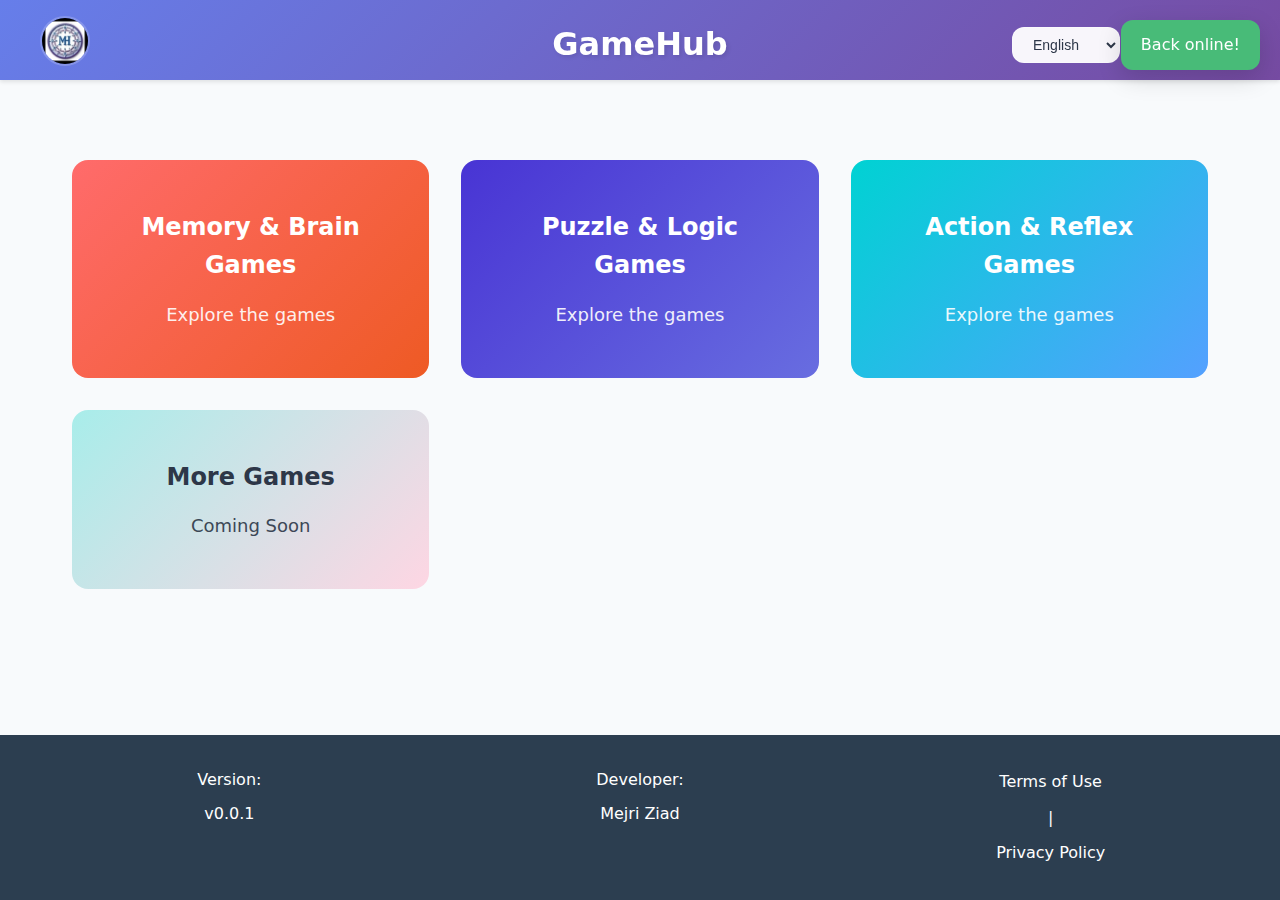
<file: index.html>
<!DOCTYPE html>
<html lang="en">
	<head>
		<meta charset="UTF-8">
		<meta name="viewport" content="width=device-width, initial-scale=1.0">
		<title>GameHub - Collection</title>
		<link rel="stylesheet" href="main.css">
		<!-- PWA Manifest -->
		<link rel="manifest" href="manifest.json">
		<meta name="theme-color" content="#667eea">
		<meta name="description" content="GameHub - A collection of fun and interactive browser games">
		<!-- iOS Safari PWA -->
		<meta name="apple-mobile-web-app-capable" content="yes">
		<meta name="apple-mobile-web-app-status-bar-style" content="default">
		<meta name="apple-mobile-web-app-title" content="GameHub">
		<link rel="apple-touch-icon" href="assets/icons/icon-192x192.png">
		<style>
			/* Modal Styles */
			.GH-modal-overlay {
			position: fixed;
			top: 0;
			left: 0;
			right: 0;
			bottom: 0;
			background-color: rgba(0, 0, 0, 0.7);
			display: flex;
			align-items: center;
			justify-content: center;
			z-index: 2000;
			opacity: 0;
			visibility: hidden;
			transition: all var(--gh-transition-normal);
			backdrop-filter: blur(5px);
			}
			
			.GH-modal-overlay.active {
			opacity: 1;
			visibility: visible;
			}
			
			.GH-modal {
			background: var(--gh-light-card-bg);
			border-radius: var(--gh-radius-lg);
			width: 90%;
			max-width: 600px;
			max-height: 80vh;
			overflow-y: auto;
			box-shadow: var(--gh-shadow-lg);
			transform: translateY(-20px);
			transition: transform var(--gh-transition-normal);
			position: relative;
			}
			
			.GH-dark-mode .GH-modal {
			background: var(--gh-dark-card-bg);
			color: var(--gh-dark-text);
			}
			
			.GH-modal-overlay.active .GH-modal {
			transform: translateY(0);
			}
			
			.GH-modal-header {
			padding: var(--gh-space-lg);
			border-bottom: 1px solid var(--gh-light-border);
			display: flex;
			justify-content: space-between;
			align-items: center;
			}
			
			.GH-dark-mode .GH-modal-header {
			border-bottom-color: var(--gh-dark-border);
			}
			
			.GH-modal-title {
			font-size: var(--gh-font-size-2xl);
			font-weight: 600;
			margin: 0;
			}
			
			.GH-modal-close {
			background: none;
			border: none;
			font-size: var(--gh-font-size-2xl);
			cursor: pointer;
			width: 40px;
			height: 40px;
			display: flex;
			align-items: center;
			justify-content: center;
			border-radius: 50%;
			transition: all var(--gh-transition-fast);
			color: inherit;
			}
			
			.GH-modal-close:hover {
			background-color: rgba(0, 0, 0, 0.1);
			}
			
			.GH-dark-mode .GH-modal-close:hover {
			background-color: rgba(255, 255, 255, 0.1);
			}
			
			.GH-modal-body {
			padding: var(--gh-space-lg);
			}
			
			.GH-modal-games {
			display: grid;
			gap: var(--gh-space-md);
			}
			
			.GH-modal-game {
			display: flex;
			align-items: center;
			padding: var(--gh-space-md);
			border-radius: var(--gh-radius-md);
			background: rgba(255, 255, 255, 0.05);
			transition: all var(--gh-transition-normal);
			cursor: pointer;
			text-decoration: none;
			color: inherit;
			border: 1px solid transparent;
			}
			
			.GH-dark-mode .GH-modal-game {
			background: rgba(255, 255, 255, 0.05);
			}
			
			.GH-modal-game:hover {
			transform: translateY(-3px);
			box-shadow: var(--gh-shadow-md);
			border-color: var(--gh-primary);
			background: rgba(102, 126, 234, 0.1);
			}
			
			.GH-modal-game-icon {
			width: 60px;
			height: 60px;
			border-radius: var(--gh-radius-md);
			background: var(--gh-gradient-primary);
			display: flex;
			align-items: center;
			justify-content: center;
			margin-right: var(--gh-space-md);
			font-size: var(--gh-font-size-xl);
			color: white;
			flex-shrink: 0;
			}
			
			.GH-modal-game-info {
			flex: 1;
			}
			
			.GH-modal-game-title {
			font-size: var(--gh-font-size-lg);
			font-weight: 600;
			margin-bottom: 4px;
			}
			
			.GH-modal-game-description {
			font-size: var(--gh-font-size-sm);
			opacity: 0.8;
			}
			
			/* Install Button Styles */
			.GH-install-btn {
			background: rgba(255, 255, 255, 0.95);
			border: 1px solid rgba(255, 255, 255, 0.3);
			color: var(--gh-light-text);
			padding: var(--gh-space-xs) var(--gh-space-sm);
			border-radius: var(--gh-radius-md);
			cursor: pointer;
			transition: all var(--gh-transition-normal);
			font-size: var(--gh-font-size-sm);
			font-weight: 500;
			display: flex;
			align-items: center;
			gap: 8px;
			backdrop-filter: blur(10px);
			}
			
			.GH-dark-mode .GH-install-btn {
			background: rgba(255, 255, 255, 0.95);
			color: var(--gh-dark-bg);
			border: 1px solid rgba(255, 255, 255, 0.2);
			}
			
			.GH-install-btn:hover {
			transform: translateY(-2px);
			box-shadow: var(--gh-shadow-lg);
			}
			
			.GH-install-btn .GH-icon {
			font-size: 1.1rem;
			}
			
			.GH-install-btn.hidden {
			display: none;
			}
			
			/* No games message */
			.GH-modal-no-games {
			text-align: center;
			padding: var(--gh-space-xl);
			opacity: 0.7;
			}
			
			/* Fourth card styles */
			.GH-card-4 {
			background: linear-gradient(135deg, #a8edea 0%, #fed6e3 100%);
			}
			
			.GH-dark-mode .GH-card-4 {
			background: linear-gradient(135deg, #2d3748 0%, #4a5568 100%);
			}
			
			/* Responsive adjustments */
			@media (max-width: 768px) {
			.GH-modal {
			width: 95%;
			max-height: 85vh;
			}
			
			.GH-modal-game {
			flex-direction: column;
			text-align: center;
			}
			
			.GH-modal-game-icon {
			margin-right: 0;
			margin-bottom: var(--gh-space-sm);
			}
			
			.GH-controls {
			flex-wrap: wrap;
			justify-content: center;
			}
			
			.GH-install-btn {
			font-size: var(--gh-font-size-xs);
			padding: 8px 12px;
			}
			}
		</style>
	</head>
	<body class="GH-body GH-light-mode">
		<!-- Header -->
		<header class="GH-header">
			<div class="GH-header-content">
				<div class="GH-logo-section">
					<a href="index.html" class="GH-logo-link" data-i18n-title="GH.general.homeTooltip">
						<img src="assets/icons/icon-96x96.png" alt="Logo" class="GH-general-logo" data-i18n-alt="GH.general.logoAlt">
					</a>
				</div>
				
				<h1 class="GH-title" data-i18n="GH.general.title">GameHub</h1>
				
				<div class="GH-controls">
					<button class="GH-install-btn hidden" id="installButton">
						<span class="GH-icon">📱</span>
						<span data-i18n="GH.general.install">Install</span>
					</button>
					
					<select class="GH-language-select" id="languageSelect">
						<option value="en">English</option>
						<option value="ar">العربية</option>
						<option value="fr">Français</option>
					</select>
					
					<button class="GH-mode-toggle" id="modeToggle" data-i18n-title="GH.general.darkMode">
						<span class="GH-icon">🌙</span>
					</button>
					
					<button class="GH-notification-toggle" id="notificationToggle" data-i18n-title="GH.general.notifications">
						<span class="GH-icon">🔔</span>
					</button>
				</div>
			</div>
		</header>
		
		<!-- Main Content -->
		<main class="GH-main">
			<div class="GH-cards-container">
				<!-- Memory & Brain Games -->
				<div class="GH-card GH-card-1" id="memory-brain-card">
					<h2 data-i18n="GH.index.card1Title">Memory & Brain Games</h2>
					<p data-i18n="GH.index.explore">Explore the games</p>
				</div>
				
				<!-- Puzzle & Logic Games -->
				<div class="GH-card GH-card-2" id="puzzle-logic-card">
					<h2 data-i18n="GH.index.card2Title">Puzzle & Logic Games</h2>
					<p data-i18n="GH.index.explore">Explore the games</p>
				</div>
				
				<!-- Action & Reflex Games -->
				<div class="GH-card GH-card-3" id="action-reflex-card">
					<h2 data-i18n="GH.index.card3Title">Action & Reflex Games</h2>
					<p data-i18n="GH.index.explore">Explore the games</p>
				</div>
				
				<!-- Coming Soon Card -->
				<div class="GH-card GH-card-4">
					<h2 data-i18n="GH.index.card4Title">More Games</h2>
					<p data-i18n="GH.index.comingSoon">Coming Soon</p>
				</div>
			</div>
		</main>
		
		<!-- Footer -->
		<footer class="GH-footer">
			<div class="GH-footer-content">
				<div class="GH-footer-column">
					<span data-i18n="GH.general.version">Version:</span>
					<span>v0.0.1</span>
				</div>
				
				<div class="GH-footer-column">
					<span data-i18n="GH.general.developer">Developer:</span>
					<span>Mejri Ziad</span>
				</div>
				
				<div class="GH-footer-column">
					<a href="#" data-i18n="GH.general.terms">Terms of Use</a>
					<span> | </span>
					<a href="#" data-i18n="GH.general.privacy">Privacy Policy</a>
				</div>
			</div>
		</footer>
		
		<!-- Games Modal -->
		<div class="GH-modal-overlay" id="games-modal">
			<div class="GH-modal">
				<div class="GH-modal-header">
					<h2 class="GH-modal-title" id="modal-title" data-i18n="GH.index.modalTitle">Action Games</h2>
					<button class="GH-modal-close" id="modal-close">&times;</button>
				</div>
				<div class="GH-modal-body">
					<div class="GH-modal-games" id="games-list">
						<!-- Games will be populated here by JavaScript -->
					</div>
				</div>
			</div>
		</div>
		
		<!-- Include JavaScript files -->
		<script src="translation.js"></script>
		<script src="global.js"></script>
		<script src="main.js"></script>
		<script>
			// Games data organized by category
			const gameCategories = {
				memory: {
					id: 'memory-brain-card',
					titleKey: 'GH.index.card1Title',
					modalTitleKey: 'GH.index.modalTitles.memoryBrain',
					games: [
						{
							id: 'memory-challenge',
							titleKey: 'GH.index.games.memoryChallenge.title',
							descriptionKey: 'GH.index.games.memoryChallenge.description',
							icon: '🧠',
							url: '/GH-memory-challenge'
						},
						{
							id: 'memory-pc',
							titleKey: 'GH.index.games.memoryPC.title',
							descriptionKey: 'GH.index.games.memoryPC.description',
							icon: '💻',
							url: '/GH-memoryPC'
						},
						{
							id: 'pattern-recognition',
							titleKey: 'GH.index.games.patternRecognition.title',
							descriptionKey: 'GH.index.games.patternRecognition.description',
							icon: '🔍',
							url: '/GH-pattern-recognition'
						}
					]
				},
				puzzle: {
					id: 'puzzle-logic-card',
					titleKey: 'GH.index.card2Title',
					modalTitleKey: 'GH.index.modalTitles.puzzleLogic',
					games: [
						{
							id: 'logic-puzzle',
							titleKey: 'GH.index.games.logicPuzzle.title',
							descriptionKey: 'GH.index.games.logicPuzzle.description',
							icon: '🧩',
							url: '/GH-logic-puzzle'
						},
						{
							id: 'color-match',
							titleKey: 'GH.index.games.colorMatch.title',
							descriptionKey: 'GH.index.games.colorMatch.description',
							icon: '🎨',
							url: '/GH-color-match'
						},
						{
							id: 'sequence-prediction',
							titleKey: 'GH.index.games.sequencePrediction.title',
							descriptionKey: 'GH.index.games.sequencePrediction.description',
							icon: '🔢',
							url: '/GH-sequence-prediction'
						},
        {
            id: 'hearts-card',
            titleKey: 'GH.index.games.heartsCard.title',
            descriptionKey: 'GH.index.games.heartsCard.description',
            icon: '♥️',
            url: '/GH-hearts-card'
        },
        {
            id: 'chess',
            titleKey: 'GH.index.games.chess.title',
            descriptionKey: 'GH.index.games.chess.description',
            icon: '♟️',
            url: '/GH-chess-no-ai'
        }
					]
				},
				action: {
					id: 'action-reflex-card',
					titleKey: 'GH.index.card3Title',
					modalTitleKey: 'GH.index.modalTitles.actionReflex',
					games: [
						{
							id: 'reflex-challenge',
							titleKey: 'GH.index.games.reflexChallenge.title',
							descriptionKey: 'GH.index.games.reflexChallenge.description',
							icon: '⚡',
							url: '/GH-reflex-challenge'
						},
						{
							id: 'target-practice',
							titleKey: 'GH.index.games.targetPractice.title',
							descriptionKey: 'GH.index.games.targetPractice.description',
							icon: '🎯',
							url: '/GH-target-practice'
						},
						{
						  id: 'monopoly-deal',
						  titleKey: 'GH.index.games.monopolyDeal.title',
						  descriptionKey: 'GH.index.games.monopolyDeal.description',
						  icon: '🏠',
						  url: '/GH-monopoly-deal'
						}
					]
				}
			};

			// Modal functionality
			document.addEventListener('DOMContentLoaded', function() {
				const modal = document.getElementById('games-modal');
				const modalTitle = document.getElementById('modal-title');
				const modalClose = document.getElementById('modal-close');
				const gamesList = document.getElementById('games-list');
				
				// Add click events to all category cards
				Object.values(gameCategories).forEach(category => {
					const card = document.getElementById(category.id);
					if (card) {
						card.addEventListener('click', function() {
							openModal(category);
						});
					}
				});
				
				// Close modal when clicking close button
				if (modalClose) {
					modalClose.addEventListener('click', function() {
						closeModal();
					});
				}
				
				// Close modal when clicking outside of it
				if (modal) {
					modal.addEventListener('click', function(e) {
						if (e.target === modal) {
							closeModal();
						}
					});
				}
				
				// Close modal with Escape key
				document.addEventListener('keydown', function(e) {
					if (e.key === 'Escape' && modal.classList.contains('active')) {
						closeModal();
					}
				});
				
				// Function to open modal with specific category
				function openModal(category) {
					if (modal && modalTitle) {
						// Set modal title
						const title = getTranslation(category.modalTitleKey, category.modalTitleKey);
						modalTitle.textContent = title;
						
						// Populate games list
						populateGamesList(category.games);
						
						// Show modal
						modal.classList.add('active');
						document.body.style.overflow = 'hidden'; // Prevent scrolling
					}
				}
				
				// Function to close modal
				function closeModal() {
					if (modal) {
						modal.classList.remove('active');
						document.body.style.overflow = ''; // Restore scrolling
					}
				}
				
				// Function to populate games list
				function populateGamesList(games) {
					if (!gamesList) return;
					
					// Clear previous content
					gamesList.innerHTML = '';
					
					if (games.length === 0) {
						// Show message if no games
						const noGamesMessage = document.createElement('div');
						noGamesMessage.className = 'GH-modal-no-games';
						noGamesMessage.textContent = getTranslation('GH.index.noGames', 'No games available yet');
						gamesList.appendChild(noGamesMessage);
					} else {
						// Create game cards
						games.forEach(game => {
							const gameElement = document.createElement('a');
							gameElement.href = game.url;
							gameElement.className = 'GH-modal-game';
							
							// Get translated title and description
							const title = getTranslation(game.titleKey, game.titleKey);
							const description = getTranslation(game.descriptionKey, game.descriptionKey);
							
							gameElement.innerHTML = `
								<div class="GH-modal-game-icon">${game.icon}</div>
								<div class="GH-modal-game-info">
									<div class="GH-modal-game-title">${title}</div>
									<div class="GH-modal-game-description">${description}</div>
								</div>
							`;
							
							gamesList.appendChild(gameElement);
						});
					}
				}
				
				// Helper function to get translations
				function getTranslation(key, fallback) {
					const translations = window.getTranslations ? window.getTranslations() : {};
					
					// Remove 'GH.' prefix if present and split the key
					const cleanKey = key.replace(/^GH\./, '');
					const keys = cleanKey.split('.');
					
					let value = translations;
					for (const k of keys) {
						if (value && value[k] !== undefined) {
							value = value[k];
						} else {
							return fallback;
						}
					}
					
					return value || fallback;
				}
				
				// Listen for language changes to update modal content
				document.addEventListener('translationsUpdated', function() {
					// If modal is open, refresh the games list with new translations
					if (modal && modal.classList.contains('active')) {
						// Refresh the modal title and games list with new translations
						const activeCategory = Object.values(gameCategories).find(cat => 
							getTranslation(cat.modalTitleKey, '') === modalTitle.textContent
						);
						if (activeCategory) {
							modalTitle.textContent = getTranslation(activeCategory.modalTitleKey, activeCategory.modalTitleKey);
							populateGamesList(activeCategory.games);
						}
					}
				});
			});
		</script>
					
		<script>
			// object specific translations for index.html
			window.GHObjectTranslations = window.GHObjectTranslations || {
				en: {
					index: {
						card1Title: "Memory & Brain Games",
						card2Title: "Puzzle & Logic Games", 
						card3Title: "Action & Reflex Games",
						card4Title: "More Games",
						comingSoon: "Coming Soon",
						explore: "Explore the games",
						modalTitles: {
							memoryBrain: "Memory & Brain Games",
							puzzleLogic: "Puzzle & Logic Games", 
							actionReflex: "Action & Reflex Games"
						},
						noGames: "No games available yet",
						games: {
							colorMatch: {
								title: "Color Match Challenge",
								description: "Test your color perception skills by matching the target color"
							},
							memoryChallenge: {
								title: "Memory Challenge",
								description: "Train your memory by matching pairs of cards with increasing difficulty"
							},
							logicPuzzle: {
								title: "Logic Puzzle Challenge",
								description: "Test your logical reasoning with challenging puzzles"
							},
							memoryPC: {
								title: "Memory PC Challenge",
								description: "Test your memory with computer-themed cards and increasing difficulty levels"
							},
							patternRecognition: {
								title: "Pattern Recognition Challenge",
								description: "Test your memory by recreating complex patterns"
							},
							sequencePrediction: {
								title: "Sequence Prediction Challenge",
								description: "Test your logical reasoning with sequence patterns!"
							},
							reflexChallenge: {
								title: "Quick Reflex Challenge",
								description: "Test your reflexes by clicking targets as quickly as possible!"
							},
							targetPractice: {
								title: "Target Practice",
								description: "Test your accuracy by clicking targets as fast as you can!"
							},
							monopolyDeal: {
							  title: "Monopoly Deal",
							  description: "Buy, trade, and build your way to property domination"
							},
    heartsCard: {
        title: "Hearts Card Game",
        description: "Avoid taking hearts and the Queen of Spades in this classic card game"
    },
                chess: {
                    title: "Chess Challenge",
                    description: "Test your strategic thinking in this classic game of chess!"
                }
						}
					}
				},
				ar: {
					index: {
						card1Title: "ألعاب الذاكرة والعقل",
						card2Title: "ألعاب الألغاز والمنطق",
						card3Title: "ألعاب الحركة وسرعة رد الفعل", 
						card4Title: "ألعاب إضافية",
						comingSoon: "قريباً",
						explore: "اكتشف الألعاب",
						modalTitles: {
							memoryBrain: "ألعاب الذاكرة والعقل",
							puzzleLogic: "ألعاب الألغاز والمنطق",
							actionReflex: "ألعاب الحركة وسرعة رد الفعل"
						},
						noGames: "لا توجد ألعاب متاحة بعد",
						games: {
							colorMatch: {
								title: "تحدي مطابقة الألوان",
								description: "اختبر مهارات إدراكك للألوان بمطابقة اللون المستهدف"
							},
							memoryChallenge: {
								title: "تحدي الذاكرة",
								description: "درّب ذاكرتك بمطابقة أزواج البطاقات بمستويات صعوبة متزايدة"
							},
							logicPuzzle: {
								title: "تحدي الألغاز المنطقية",
								description: "اختبر تفكيرك المنطقي بألغاز صعبة"
							},
							memoryPC: {
								title: "تحدي الذاكرة الحاسوبي",
								description: "اختبر ذاكرتك ببطاقات ذات طابع حاسوبي ومستويات صعوبة متزايدة"
							},
							patternRecognition: {
								title: "تحدي التعرف على الأنماط",
								description: "اختبر ذاكرتك بإعادة إنشاء الأنماط المعقدة"
							},
							sequencePrediction: {
								title: "تحدي توقع التسلسل",
								description: "اختبر تفكيرك المنطقي بأنماط التسلسل!"
							},
							reflexChallenge: {
								title: "تحدي سرعة رد الفعل",
								description: "اختبر سرعة رد فعلك بالنقر على الأهداف بأسرع ما يمكن!"
							},
							targetPractice: {
								title: "تدريب على التصويب",
								description: "اختبر دقتك بالنقر على الأهداف بأسرع ما يمكن!"
							},
							monopolyDeal: {
							  title: "صفقة مونوبولي",
							  description: "اشتر، تاجر، وابن طريقك نحو السيطرة العقارية"
							},
    heartsCard: {
        title: "لعبة الورق هارتس",
        description: "تجنب أخذ القلوب وملكة البستوني في هذه اللعبة الكلاسيكية"
    },
                chess: {
                    title: "تحدي الشطرنج",
                    description: "اختبر تفكيرك الاستراتيجي في هذه اللعبة الكلاسيكية للشطرنج!"
                }
						}
					}
				},
				fr: {
					index: {
						card1Title: "Jeux de Mémoire et Cérébraux",
						card2Title: "Jeux de Puzzle et Logique",
						card3Title: "Jeux d'Action et Réflexes",
						card4Title: "Plus de Jeux", 
						comingSoon: "Bientôt Disponible",
						explore: "Explorer les jeux",
						modalTitles: {
							memoryBrain: "Jeux de Mémoire et Cérébraux",
							puzzleLogic: "Jeux de Puzzle et Logique",
							actionReflex: "Jeux d'Action et Réflexes"
						},
						noGames: "Aucun jeu disponible pour le moment",
						games: {
							colorMatch: {
								title: "Défi de Correspondance de Couleurs",
								description: "Testez vos compétences de perception des couleurs en faisant correspondre la couleur cible"
							},
							memoryChallenge: {
								title: "Défi de Mémoire",
								description: "Entraînez votre mémoire en associant des paires de cartes avec une difficulté croissante"
							},
							logicPuzzle: {
								title: "Défi de Puzzles Logiques",
								description: "Testez votre raisonnement logique avec des puzzles stimulants"
							},
							memoryPC: {
								title: "Défi Mémoire PC",
								description: "Testez votre mémoire avec des cartes à thème informatique et des niveaux de difficulté croissants"
							},
							patternRecognition: {
								title: "Défi de Reconnaissance de Motifs",
								description: "Testez votre mémoire en recréant des motifs complexes"
							},
							sequencePrediction: {
								title: "Défi de Prédiction de Séquence",
								description: "Testez votre raisonnement logique avec des motifs de séquence!"
							},
							reflexChallenge: {
								title: "Défi de Réflexes Rapides",
								description: "Testez vos réflexes en cliquant sur les cibles le plus rapidement possible!"
							},
							targetPractice: {
								title: "Entraînement à la Cible",
								description: "Testez votre précision en cliquant sur les cibles le plus vite possible!"
							},
							monopolyDeal: {
							  title: "Monopoly Deal",
							  description: "Achetez, échangez et construisez votre chemin vers la domination immobilière"
							},
    heartsCard: {
        title: "Jeu de Carte Cœurs",
        description: "Évitez de prendre les cœurs et la Dame de Pique dans ce jeu de carte classique"
    },
                chess: {
                    title: "Défi d'Échecs",
                    description: "Testez votre pensée stratégique dans ce jeu classique d'échecs !"
                }
						}
					}
				}
			};
		</script>
	</body>
</html>
</file>
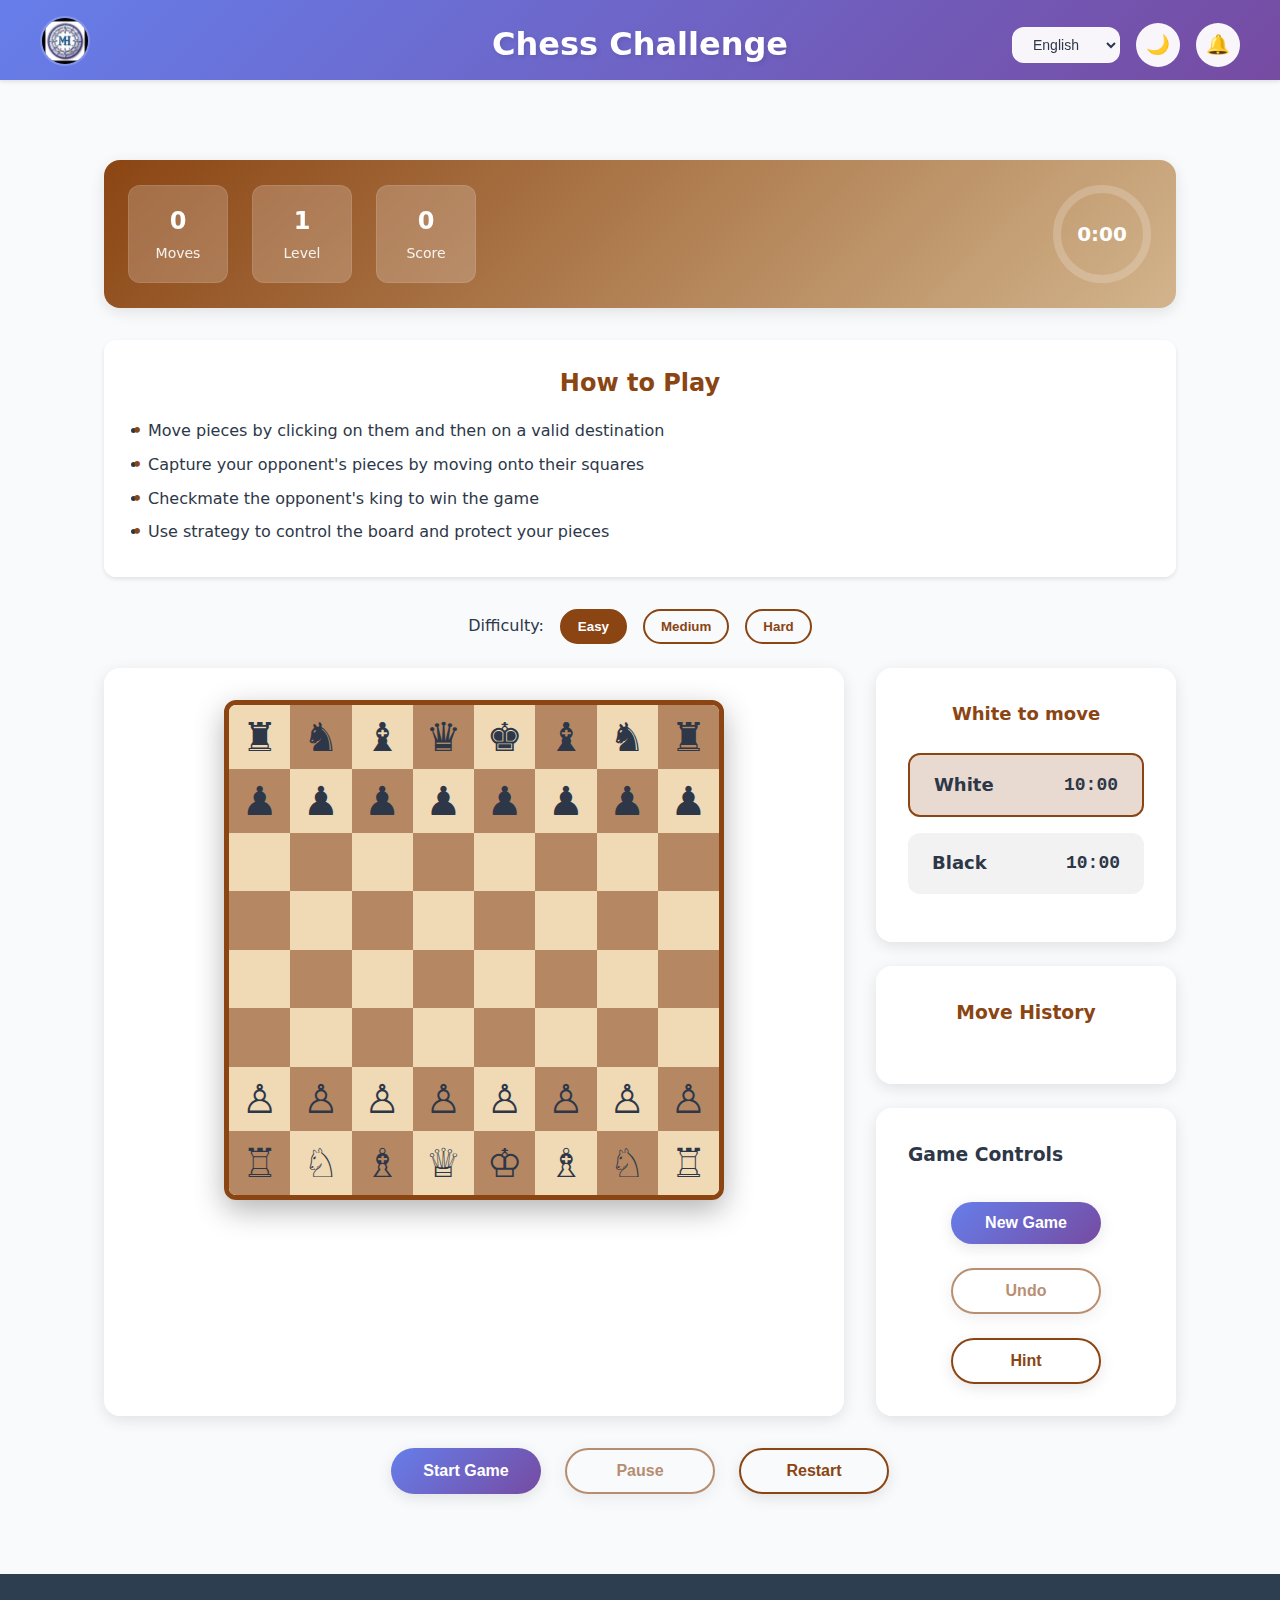
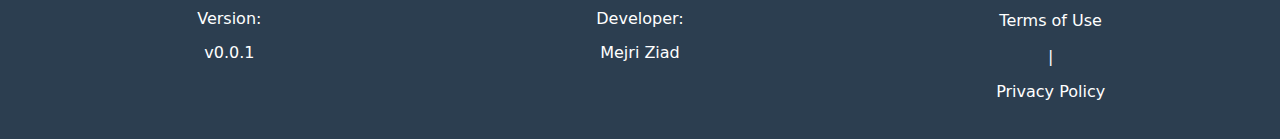
<file: GH-chess-no-ai.html>
<!DOCTYPE html>
<html lang="en">
<head>
    <meta charset="UTF-8">
    <meta name="viewport" content="width=device-width, initial-scale=1.0">
    <title>GameHub - Chess Challenge</title>
    <link rel="stylesheet" href="main.css">
    <style>
        /* Chess-specific styles */
        :root {
            /* Chess color palette - Royal theme */
            --game-primary: #8B4513;
            --game-secondary: #D2B48C;
            --game-accent: #C19A6B;
            --game-success: #32CD32;
            --game-error: #FF6B6B;
            --game-warning: #FFD700;
            --game-light-bg: #F5F5DC;
            --game-dark-bg: #2F2F2F;
            --game-card-bg: rgba(255, 255, 255, 0.95);
            --game-dark-card-bg: rgba(50, 50, 50, 0.95);
            --chess-light: #F0D9B5;
            --chess-dark: #B58863;
            --chess-highlight: rgba(144, 238, 144, 0.5);
            --chess-check: rgba(255, 0, 0, 0.5);
        }

        .GH-game-container {
            max-width: 1200px;
            width: 100%;
            margin: 0 auto;
            padding: var(--gh-space-lg);
        }

        .GH-game-header {
            display: flex;
            justify-content: space-between;
            align-items: center;
            margin-bottom: var(--gh-space-lg);
            padding: var(--gh-space-md);
            border-radius: var(--gh-radius-lg);
            background: linear-gradient(135deg, var(--game-primary), var(--game-secondary));
            color: white;
            box-shadow: var(--gh-shadow-md);
        }

        .GH-game-stats {
            display: flex;
            gap: var(--gh-space-md);
        }

        .GH-stat-box {
            background: rgba(255, 255, 255, 0.2);
            padding: var(--gh-space-sm) var(--gh-space-md);
            border-radius: var(--gh-radius-md);
            text-align: center;
            min-width: 100px;
            backdrop-filter: blur(10px);
            border: 1px solid rgba(255, 255, 255, 0.1);
        }

        .GH-stat-value {
            font-size: var(--gh-font-size-2xl);
            font-weight: bold;
            display: block;
        }

        .GH-stat-label {
            font-size: var(--gh-font-size-sm);
            opacity: 0.9;
        }

        .GH-game-area {
            display: grid;
            grid-template-columns: 1fr 300px;
            gap: var(--gh-space-lg);
            margin-bottom: var(--gh-space-lg);
        }

        @media (max-width: 768px) {
            .GH-game-area {
                grid-template-columns: 1fr;
            }
        }

        .GH-chess-board-container {
            display: flex;
            flex-direction: column;
            align-items: center;
            padding: var(--gh-space-lg);
            border-radius: var(--gh-radius-lg);
            background-color: var(--game-card-bg);
            box-shadow: var(--gh-shadow-md);
        }

        .GH-dark-mode .GH-chess-board-container {
            background-color: var(--game-dark-card-bg);
        }

        .GH-chess-board {
            display: grid;
            grid-template-columns: repeat(8, 1fr);
            grid-template-rows: repeat(8, 1fr);
            width: 100%;
            max-width: 500px;
            aspect-ratio: 1 / 1;
            border: 5px solid var(--game-primary);
            border-radius: var(--gh-radius-md);
            overflow: hidden;
            box-shadow: 0 10px 30px rgba(0, 0, 0, 0.3);
        }

        .GH-chess-square {
            display: flex;
            align-items: center;
            justify-content: center;
            font-size: 2.5rem;
            cursor: pointer;
            transition: all 0.2s ease;
            position: relative;
        }

        .GH-chess-square.light {
            background-color: var(--chess-light);
        }

        .GH-chess-square.dark {
            background-color: var(--chess-dark);
        }

        .GH-chess-square.highlight {
            background-color: var(--chess-highlight);
        }

        .GH-chess-square.check {
            background-color: var(--chess-check);
        }

        .GH-chess-square.selected {
            box-shadow: inset 0 0 0 3px var(--game-accent);
        }

        .GH-chess-square.possible-move::after {
            content: '';
            position: absolute;
            width: 20px;
            height: 20px;
            border-radius: 50%;
            background-color: rgba(0, 0, 0, 0.3);
        }

        .GH-chess-square.possible-capture::after {
            content: '';
            position: absolute;
            width: 100%;
            height: 100%;
            border: 3px solid rgba(0, 0, 0, 0.3);
            border-radius: 50%;
            box-sizing: border-box;
        }

        .GH-chess-info {
            display: flex;
            flex-direction: column;
            gap: var(--gh-space-md);
        }

        .GH-chess-controls {
            padding: var(--gh-space-lg);
            border-radius: var(--gh-radius-lg);
            background-color: var(--game-card-bg);
            box-shadow: var(--gh-shadow-md);
        }

        .GH-dark-mode .GH-chess-controls {
            background-color: var(--game-dark-card-bg);
        }

        .GH-chess-status {
            padding: var(--gh-space-lg);
            border-radius: var(--gh-radius-lg);
            background-color: var(--game-card-bg);
            box-shadow: var(--gh-shadow-md);
            text-align: center;
        }

        .GH-dark-mode .GH-chess-status {
            background-color: var(--game-dark-card-bg);
        }

        .GH-status-text {
            font-size: var(--gh-font-size-lg);
            font-weight: bold;
            margin-bottom: var(--gh-space-md);
            color: var(--game-primary);
        }

        .GH-dark-mode .GH-status-text {
            color: var(--game-accent);
        }

        .GH-move-history {
            padding: var(--gh-space-lg);
            border-radius: var(--gh-radius-lg);
            background-color: var(--game-card-bg);
            box-shadow: var(--gh-shadow-md);
            max-height: 300px;
            overflow-y: auto;
        }

        .GH-dark-mode .GH-move-history {
            background-color: var(--game-dark-card-bg);
        }

        .GH-move-history h3 {
            margin-bottom: var(--gh-space-md);
            text-align: center;
            color: var(--game-primary);
        }

        .GH-dark-mode .GH-move-history h3 {
            color: var(--game-accent);
        }

        .GH-moves-list {
            display: grid;
            grid-template-columns: 1fr 1fr;
            gap: 5px;
        }

        .GH-move {
            padding: 5px 10px;
            border-radius: var(--gh-radius-sm);
            background-color: rgba(0, 0, 0, 0.05);
            font-family: monospace;
        }

        .GH-dark-mode .GH-move {
            background-color: rgba(255, 255, 255, 0.05);
        }

        .GH-game-controls {
            display: flex;
            justify-content: center;
            gap: var(--gh-space-md);
            margin-top: var(--gh-space-lg);
            flex-wrap: wrap;
        }

        .GH-game-btn {
            background: var(--gh-gradient-primary);
            border: none;
            color: white;
            padding: 12px 24px;
            font-size: var(--gh-font-size-base);
            border-radius: 50px;
            cursor: pointer;
            transition: all 0.3s ease;
            box-shadow: var(--gh-shadow-md);
            min-width: 150px;
            font-weight: 600;
            display: flex;
            align-items: center;
            justify-content: center;
            gap: 8px;
        }

        .GH-game-btn:hover {
            transform: translateY(-3px);
            box-shadow: var(--gh-shadow-lg);
        }

        .GH-game-btn:active {
            transform: translateY(1px);
        }

        .GH-game-btn.secondary {
            background: transparent;
            border: 2px solid var(--game-primary);
            color: var(--game-primary);
        }

        .GH-dark-mode .GH-game-btn.secondary {
            color: var(--game-accent);
            border-color: var(--game-accent);
        }

        .GH-game-btn.secondary:hover {
            background: var(--game-primary);
            color: white;
        }

        .GH-dark-mode .GH-game-btn.secondary:hover {
            background: var(--game-accent);
            color: var(--game-dark-bg);
        }

        .GH-game-btn:disabled {
            opacity: 0.6;
            cursor: not-allowed;
            transform: none;
        }

        .GH-game-btn:disabled:hover {
            transform: none;
            box-shadow: var(--gh-shadow-md);
        }

        .GH-instructions {
            background-color: var(--game-card-bg);
            padding: var(--gh-space-md);
            border-radius: var(--gh-radius-md);
            margin-bottom: var(--gh-space-lg);
            box-shadow: var(--gh-shadow-sm);
        }

        .GH-dark-mode .GH-instructions {
            background-color: var(--game-dark-card-bg);
        }

        .GH-instructions h2 {
            margin-bottom: var(--gh-space-sm);
            text-align: center;
            color: var(--game-primary);
        }

        .GH-dark-mode .GH-instructions h2 {
            color: var(--game-accent);
        }

        .GH-instructions ul {
            padding-left: 20px;
        }

        .GH-instructions li {
            margin-bottom: 8px;
            position: relative;
        }

        .GH-instructions li::before {
            content: '•';
            color: var(--game-primary);
            font-weight: bold;
            display: inline-block;
            width: 1em;
            margin-left: -1em;
        }

        .GH-dark-mode .GH-instructions li::before {
            color: var(--game-accent);
        }

        .GH-game-notification {
            position: fixed;
            top: 20px;
            right: 20px;
            padding: var(--gh-space-md);
            border-radius: var(--gh-radius-md);
            color: white;
            font-weight: bold;
            box-shadow: var(--gh-shadow-lg);
            z-index: 1000;
            transform: translateX(150%);
            transition: transform 0.3s ease;
            max-width: 300px;
        }

        .GH-game-notification.show {
            transform: translateX(0);
        }

        .GH-game-notification.success {
            background-color: var(--game-success);
        }

        .GH-game-notification.error {
            background-color: var(--game-error);
        }

        .GH-game-notification.info {
            background-color: var(--game-primary);
        }

        .GH-game-notification.warning {
            background-color: var(--game-warning);
            color: var(--gh-dark-text);
        }

        .GH-timer-container {
            position: relative;
            width: 100px;
            height: 100px;
        }

        .GH-timer-circle {
            width: 100%;
            height: 100%;
            transform: rotate(-90deg);
        }

        .GH-timer-background {
            fill: none;
            stroke: rgba(255, 255, 255, 0.2);
            stroke-width: 8;
        }

        .GH-timer-progress {
            fill: none;
            stroke: white;
            stroke-width: 8;
            stroke-linecap: round;
            stroke-dasharray: 283;
            stroke-dashoffset: 283;
            transition: stroke-dashoffset 1s linear;
        }

        .GH-timer-text {
            position: absolute;
            top: 50%;
            left: 50%;
            transform: translate(-50%, -50%);
            font-size: var(--gh-font-size-xl);
            font-weight: bold;
            color: white;
        }

        .GH-game-modal {
            position: fixed;
            top: 0;
            left: 0;
            right: 0;
            bottom: 0;
            background-color: rgba(0, 0, 0, 0.8);
            display: flex;
            align-items: center;
            justify-content: center;
            z-index: 2000;
            opacity: 0;
            visibility: hidden;
            transition: all 0.3s ease;
        }

        .GH-game-modal.active {
            opacity: 1;
            visibility: visible;
        }

        .GH-modal-content {
            background: var(--game-card-bg);
            border-radius: var(--gh-radius-lg);
            padding: var(--gh-space-xl);
            max-width: 500px;
            width: 90%;
            text-align: center;
            box-shadow: var(--gh-shadow-lg);
            transform: scale(0.8);
            transition: transform 0.3s ease;
        }

        .GH-dark-mode .GH-modal-content {
            background: var(--game-dark-card-bg);
        }

        .GH-game-modal.active .GH-modal-content {
            transform: scale(1);
        }

        .GH-modal-title {
            font-size: var(--gh-font-size-3xl);
            margin-bottom: var(--gh-space-md);
            color: var(--game-primary);
        }

        .GH-dark-mode .GH-modal-title {
            color: var(--game-accent);
        }

        .GH-modal-stats {
            display: grid;
            grid-template-columns: repeat(2, 1fr);
            gap: var(--gh-space-md);
            margin: var(--gh-space-lg) 0;
        }

        .GH-modal-stat {
            padding: var(--gh-space-md);
            border-radius: var(--gh-radius-md);
            background: rgba(139, 69, 19, 0.1);
        }

        .GH-modal-stat-value {
            font-size: var(--gh-font-size-2xl);
            font-weight: bold;
            color: var(--game-primary);
        }

        .GH-dark-mode .GH-modal-stat-value {
            color: var(--game-accent);
        }

        .GH-modal-stat-label {
            font-size: var(--gh-font-size-sm);
            opacity: 0.8;
        }

        .GH-difficulty-selector {
            display: flex;
            align-items: center;
            justify-content: center;
            gap: var(--gh-space-sm);
            margin: var(--gh-space-md) 0;
        }

        .GH-difficulty-btn {
            padding: 8px 16px;
            border: 2px solid var(--game-primary);
            background: transparent;
            color: var(--game-primary);
            border-radius: 50px;
            cursor: pointer;
            transition: all 0.3s ease;
            font-weight: 600;
        }

        .GH-dark-mode .GH-difficulty-btn {
            border-color: var(--game-accent);
            color: var(--game-accent);
        }

        .GH-difficulty-btn.active {
            background: var(--game-primary);
            color: white;
        }

        .GH-dark-mode .GH-difficulty-btn.active {
            background: var(--game-accent);
            color: var(--game-dark-bg);
        }

        .GH-player-info {
            display: flex;
            justify-content: space-between;
            align-items: center;
            padding: var(--gh-space-sm) var(--gh-space-md);
            border-radius: var(--gh-radius-md);
            background-color: rgba(0, 0, 0, 0.05);
            margin-bottom: var(--gh-space-sm);
        }

        .GH-dark-mode .GH-player-info {
            background-color: rgba(255, 255, 255, 0.05);
        }

        .GH-player-info.active {
            background-color: rgba(139, 69, 19, 0.2);
            border: 2px solid var(--game-primary);
        }

        .GH-dark-mode .GH-player-info.active {
            background-color: rgba(193, 154, 107, 0.2);
            border: 2px solid var(--game-accent);
        }

        .GH-player-name {
            font-weight: bold;
            font-size: var(--gh-font-size-lg);
        }

        .GH-player-time {
            font-family: monospace;
            font-size: var(--gh-font-size-lg);
            font-weight: bold;
        }

        /* Responsive adjustments */
        @media (max-width: 768px) {
            .GH-game-header {
                flex-direction: column;
                gap: var(--gh-space-md);
            }

            .GH-game-stats {
                order: 2;
            }

            .GH-timer-container {
                order: 1;
            }

            .GH-game-controls {
                flex-direction: column;
                align-items: center;
            }

            .GH-game-btn {
                width: 100%;
                max-width: 300px;
            }

            .GH-chess-board {
                max-width: 350px;
            }

            .GH-chess-square {
                font-size: 2rem;
            }
        }

        @media (max-width: 480px) {
            .GH-chess-board {
                max-width: 300px;
            }

            .GH-chess-square {
                font-size: 1.5rem;
            }
        }

        /* Piece animations */
        @keyframes movePiece {
            0% { transform: scale(1); }
            50% { transform: scale(1.1); }
            100% { transform: scale(1); }
        }

        .GH-chess-piece.moving {
            animation: movePiece 0.3s ease;
        }

        /* Check animation */
        @keyframes pulseCheck {
            0% { box-shadow: 0 0 0 0 rgba(255, 0, 0, 0.7); }
            70% { box-shadow: 0 0 0 10px rgba(255, 0, 0, 0); }
            100% { box-shadow: 0 0 0 0 rgba(255, 0, 0, 0); }
        }

        .GH-chess-square.check {
            animation: pulseCheck 2s infinite;
        }
    </style>
</head>
<body class="GH-body GH-light-mode">
    <!-- Header -->
    <header class="GH-header">
        <div class="GH-header-content">
            <div class="GH-logo-section">
                <a href="index.html" class="GH-logo-link" data-i18n-title="GH.general.homeTooltip">
                    <img src="assets/icons/icon-96x96.png" alt="Logo" class="GH-general-logo" data-i18n-alt="GH.general.logoAlt">
                </a>
            </div>
            
            <h1 class="GH-title" data-i18n="GH.chess.title">Chess Challenge</h1>
            
            <div class="GH-controls">
                <select class="GH-language-select" id="languageSelect">
                    <option value="en">English</option>
                    <option value="ar">العربية</option>
                    <option value="fr">Français</option>
                </select>
                
                <button class="GH-mode-toggle" id="modeToggle" data-i18n-title="GH.general.darkMode">
                    <span class="GH-icon">🌙</span>
                </button>
                
                <button class="GH-notification-toggle" id="notificationToggle" data-i18n-title="GH.general.notifications">
                    <span class="GH-icon">🔔</span>
                </button>
            </div>
        </div>
    </header>
    
    <!-- Main Content -->
    <main class="GH-main">
        <div class="GH-game-container">
            <div class="GH-game-header">
                <div class="GH-game-stats">
                    <div class="GH-stat-box">
                        <span class="GH-stat-value" id="moves">0</span>
                        <span class="GH-stat-label" data-i18n="GH.chess.moves">Moves</span>
                    </div>
                    <div class="GH-stat-box">
                        <span class="GH-stat-value" id="level">1</span>
                        <span class="GH-stat-label" data-i18n="GH.chess.level">Level</span>
                    </div>
                    <div class="GH-stat-box">
                        <span class="GH-stat-value" id="score">0</span>
                        <span class="GH-stat-label" data-i18n="GH.chess.score">Score</span>
                    </div>
                </div>
                
                <div class="GH-timer-container">
                    <svg class="GH-timer-circle" viewBox="0 0 100 100">
                        <circle class="GH-timer-background" cx="50" cy="50" r="45"></circle>
                        <circle class="GH-timer-progress" cx="50" cy="50" r="45"></circle>
                    </svg>
                    <div class="GH-timer-text" id="timer">60</div>
                </div>
            </div>
            
            <div class="GH-instructions">
                <h2 data-i18n="GH.chess.howToPlay">How to Play</h2>
                <ul>
                    <li data-i18n="GH.chess.instruction1">Move pieces by clicking on them and then on a valid destination</li>
                    <li data-i18n="GH.chess.instruction2">Capture your opponent's pieces by moving onto their squares</li>
                    <li data-i18n="GH.chess.instruction3">Checkmate the opponent's king to win the game</li>
                    <li data-i18n="GH.chess.instruction4">Use strategy to control the board and protect your pieces</li>
                </ul>
            </div>

            <div class="GH-difficulty-selector">
                <span data-i18n="GH.chess.difficulty">Difficulty:</span>
                <button class="GH-difficulty-btn active" data-difficulty="easy" data-i18n="GH.chess.easy">Easy</button>
                <button class="GH-difficulty-btn" data-difficulty="medium" data-i18n="GH.chess.medium">Medium</button>
                <button class="GH-difficulty-btn" data-difficulty="hard" data-i18n="GH.chess.hard">Hard</button>
            </div>
            
            <div class="GH-game-area">
                <div class="GH-chess-board-container">
                    <div class="GH-chess-board" id="chess-board">
                        <!-- Chess board will be generated by JavaScript -->
                    </div>
                </div>
                
                <div class="GH-chess-info">
                    <div class="GH-chess-status">
                        <div class="GH-status-text" id="status-text" data-i18n="GH.chess.whiteToMove">White to move</div>
                        <div class="GH-player-info" id="white-player">
                            <span class="GH-player-name" data-i18n="GH.chess.white">White</span>
                            <span class="GH-player-time" id="white-time">10:00</span>
                        </div>
                        <div class="GH-player-info" id="black-player">
                            <span class="GH-player-name" data-i18n="GH.chess.black">Black</span>
                            <span class="GH-player-time" id="black-time">10:00</span>
                        </div>
                    </div>
                    
                    <div class="GH-move-history">
                        <h3 data-i18n="GH.chess.moveHistory">Move History</h3>
                        <div class="GH-moves-list" id="moves-list">
                            <!-- Move history will be populated by JavaScript -->
                        </div>
                    </div>
                    
                    <div class="GH-chess-controls">
                        <h3 data-i18n="GH.chess.gameControls">Game Controls</h3>
                        <div class="GH-game-controls">
                            <button id="new-game-btn" class="GH-game-btn" data-i18n="GH.chess.newGame">
                                <span>🆕</span> New Game
                            </button>
                            <button id="undo-btn" class="GH-game-btn secondary" data-i18n="GH.chess.undo" disabled>
                                <span>↩️</span> Undo
                            </button>
                            <button id="hint-btn" class="GH-game-btn secondary" data-i18n="GH.chess.hint">
                                <span>💡</span> Hint
                            </button>
                        </div>
                    </div>
                </div>
            </div>
            
            <div class="GH-game-controls">
                <button id="start-btn" class="GH-game-btn" data-i18n="GH.chess.startGame">
                    <span>▶️</span> Start Game
                </button>
                <button id="pause-btn" class="GH-game-btn secondary" data-i18n="GH.chess.pause" disabled>
                    <span>⏸️</span> Pause
                </button>
                <button id="restart-btn" class="GH-game-btn secondary" data-i18n="GH.chess.restart">
                    <span>🔄</span> Restart
                </button>
            </div>
        </div>
    </main>
    
    <!-- Footer -->
    <footer class="GH-footer">
        <div class="GH-footer-content">
            <div class="GH-footer-column">
                <span data-i18n="GH.general.version">Version:</span>
                <span>v0.0.1</span>
            </div>
            
            <div class="GH-footer-column">
                <span data-i18n="GH.general.developer">Developer:</span>
                <span>Mejri Ziad</span>
            </div>
            
            <div class="GH-footer-column">
                <a href="#" data-i18n="GH.general.terms">Terms of Use</a>
                <span> | </span>
                <a href="#" data-i18n="GH.general.privacy">Privacy Policy</a>
            </div>
        </div>
    </footer>
    
    <!-- Game Notification -->
    <div class="GH-game-notification" id="game-notification" style="display: none;"></div>
    
    <!-- Game Over Modal -->
    <div class="GH-game-modal" id="game-over-modal">
        <div class="GH-modal-content">
            <h2 class="GH-modal-title" id="game-result-title" data-i18n="GH.chess.checkmate">Checkmate!</h2>
            <div class="GH-modal-stats">
                <div class="GH-modal-stat">
                    <div class="GH-modal-stat-value" id="final-score">0</div>
                    <div class="GH-modal-stat-label" data-i18n="GH.chess.finalScore">Final Score</div>
                </div>
                <div class="GH-modal-stat">
                    <div class="GH-modal-stat-value" id="final-level">1</div>
                    <div class="GH-modal-stat-label" data-i18n="GH.chess.levelReached">Level Reached</div>
                </div>
                <div class="GH-modal-stat">
                    <div class="GH-modal-stat-value" id="total-moves">0</div>
                    <div class="GH-modal-stat-label" data-i18n="GH.chess.totalMoves">Total Moves</div>
                </div>
                <div class="GH-modal-stat">
                    <div class="GH-modal-stat-value" id="game-time">0:00</div>
                    <div class="GH-modal-stat-label" data-i18n="GH.chess.gameTime">Game Time</div>
                </div>
            </div>
            <div class="GH-game-controls">
                <button id="play-again-btn" class="GH-game-btn" data-i18n="GH.chess.playAgain">Play Again</button>
                <button id="main-menu-btn" class="GH-game-btn secondary" data-i18n="GH.chess.mainMenu">Main Menu</button>
            </div>
        </div>
    </div>
    
    <!-- Include JavaScript files -->
    <!-- Include JavaScript files -->
<script src="translation.js"></script>
<script src="global.js"></script>
<script src="data-chess.js"></script>
<script>
    // Object specific translations for GH-chess.html
    window.GHObjectTranslations = window.GHObjectTranslations || {
        en: {
            chess: {
                title: "Chess Challenge",
                description: "Test your strategic thinking in this classic game of chess!",
                howToPlay: "How to Play",
                instruction1: "Move pieces by clicking on them and then on a valid destination",
                instruction2: "Capture your opponent's pieces by moving onto their squares",
                instruction3: "Checkmate the opponent's king to win the game",
                instruction4: "Use strategy to control the board and protect your pieces",
                time: "Time",
                score: "Score",
                level: "Level",
                moves: "Moves",
                white: "White",
                black: "Black",
                whiteToMove: "White to move",
                blackToMove: "Black to move",
                moveHistory: "Move History",
                gameControls: "Game Controls",
                newGame: "New Game",
                undo: "Undo",
                hint: "Hint",
                startGame: "Start Game",
                pause: "Pause",
                resume: "Resume",
                restart: "Restart",
                playAgain: "Play Again",
                mainMenu: "Main Menu",
                checkmate: "Checkmate!",
                stalemate: "Stalemate!",
                draw: "Draw!",
                winsOnTime: "wins on time!",
                finalScore: "Final Score",
                levelReached: "Level Reached",
                totalMoves: "Total Moves",
                gameTime: "Game Time",
                gameStarted: "Game started! Good luck!",
                gamePaused: "Game paused",
                gameResumed: "Game resumed",
                restartConfirm: "Are you sure you want to restart? Your progress will be lost.",
                moveUndone: "Move undone!",
                noMovesToUndo: "No moves to undo!",
                hintShown: "Hint shown!",
                selectPieceFirst: "Select a piece first to get a hint.",
                gameOver: "Game Over!",
                difficulty: "Difficulty:",
                easy: "Easy",
                medium: "Medium",
                hard: "Hard"
            }
        },
        ar: {
            chess: {
                title: "تحدي الشطرنج",
                description: "اختبر تفكيرك الاستراتيجي في هذه اللعبة الكلاسيكية للشطرنج!",
                howToPlay: "كيفية اللعب",
                instruction1: "انقل القطع بالنقر عليها ثم على الوجهة الصالحة",
                instruction2: "احترف قطع الخصم بالانتقال إلى مربعاتهم",
                instruction3: "كش ملك الخصم للفوز في اللعبة",
                instruction4: "استخدم الإستراتيجية للسيطرة على اللوحة وحماية قطعك",
                time: "الوقت",
                score: "النقاط",
                level: "المستوى",
                moves: "الحركات",
                white: "الأبيض",
                black: "الأسود",
                whiteToMove: "دور الأبيض",
                blackToMove: "دور الأسود",
                moveHistory: "سجل الحركات",
                gameControls: "عناصر تحكم اللعبة",
                newGame: "لعبة جديدة",
                undo: "تراجع",
                hint: "تلميح",
                startGame: "ابدأ اللعبة",
                pause: "إيقاف مؤقت",
                resume: "استئناف",
                restart: "إعادة التشغيل",
                playAgain: "العب مرة أخرى",
                mainMenu: "القائمة الرئيسية",
                checkmate: "كش ملك!",
                stalemate: "مأزق!",
                draw: "تعادل!",
                winsOnTime: "يفوز بالوقت!",
                finalScore: "النتيجة النهائية",
                levelReached: "المستوى الذي تم الوصول إليه",
                totalMoves: "إجمالي الحركات",
                gameTime: "وقت اللعبة",
                gameStarted: "بدأت اللعبة! حظاً طيباً!",
                gamePaused: "تم إيقاف اللعبة مؤقتاً",
                gameResumed: "تم استئناف اللعبة",
                restartConfirm: "هل أنت متأكد أنك تريد إعادة التشغيل؟ سيتم فقدان تقدمك.",
                moveUndone: "تم التراجع عن الحركة!",
                noMovesToUndo: "لا توجد حركات للتراجع عنها!",
                hintShown: "تم عرض التلميح!",
                selectPieceFirst: "حدد قطعة أولاً للحصول على تلميح.",
                gameOver: "انتهت اللعبة!",
                difficulty: "الصعوبة:",
                easy: "سهل",
                medium: "متوسط",
                hard: "صعب"
            }
        },
        fr: {
            chess: {
                title: "Défi d'Échecs",
                description: "Testez votre pensée stratégique dans ce jeu classique d'échecs !",
                howToPlay: "Comment Jouer",
                instruction1: "Déplacez les pièces en cliquant dessus puis sur une destination valide",
                instruction2: "Capturez les pièces de l'adversaire en vous déplaçant sur leurs cases",
                instruction3: "Faites échec et mat au roi adverse pour gagner la partie",
                instruction4: "Utilisez la stratégie pour contrôler l'échiquier et protéger vos pièces",
                time: "Temps",
                score: "Score",
                level: "Niveau",
                moves: "Mouvements",
                white: "Blanc",
                black: "Noir",
                whiteToMove: "Aux blancs de jouer",
                blackToMove: "Aux noirs de jouer",
                moveHistory: "Historique des Coups",
                gameControls: "Contrôles du Jeu",
                newGame: "Nouvelle Partie",
                undo: "Annuler",
                hint: "Indice",
                startGame: "Commencer le Jeu",
                pause: "Pause",
                resume: "Reprendre",
                restart: "Redémarrer",
                playAgain: "Rejouer",
                mainMenu: "Menu Principal",
                checkmate: "Échec et Mat !",
                stalemate: "Pat !",
                draw: "Match Nul !",
                winsOnTime: "gagne au temps !",
                finalScore: "Score Final",
                levelReached: "Niveau Atteint",
                totalMoves: "Total des Mouvements",
                gameTime: "Temps de Jeu",
                gameStarted: "Jeu commencé ! Bonne chance !",
                gamePaused: "Jeu en pause",
                gameResumed: "Jeu repris",
                restartConfirm: "Êtes-vous sûr de vouloir redémarrer ? Votre progression sera perdue.",
                moveUndone: "Coup annulé !",
                noMovesToUndo: "Aucun coup à annuler !",
                hintShown: "Indice affiché !",
                selectPieceFirst: "Sélectionnez d'abord une pièce pour obtenir un indice.",
                gameOver: "Jeu Terminé !",
                difficulty: "Difficulté:",
                easy: "Facile",
                medium: "Moyen",
                hard: "Difficile"
            }
        }
    };
</script>
</body>
</html>
</file>
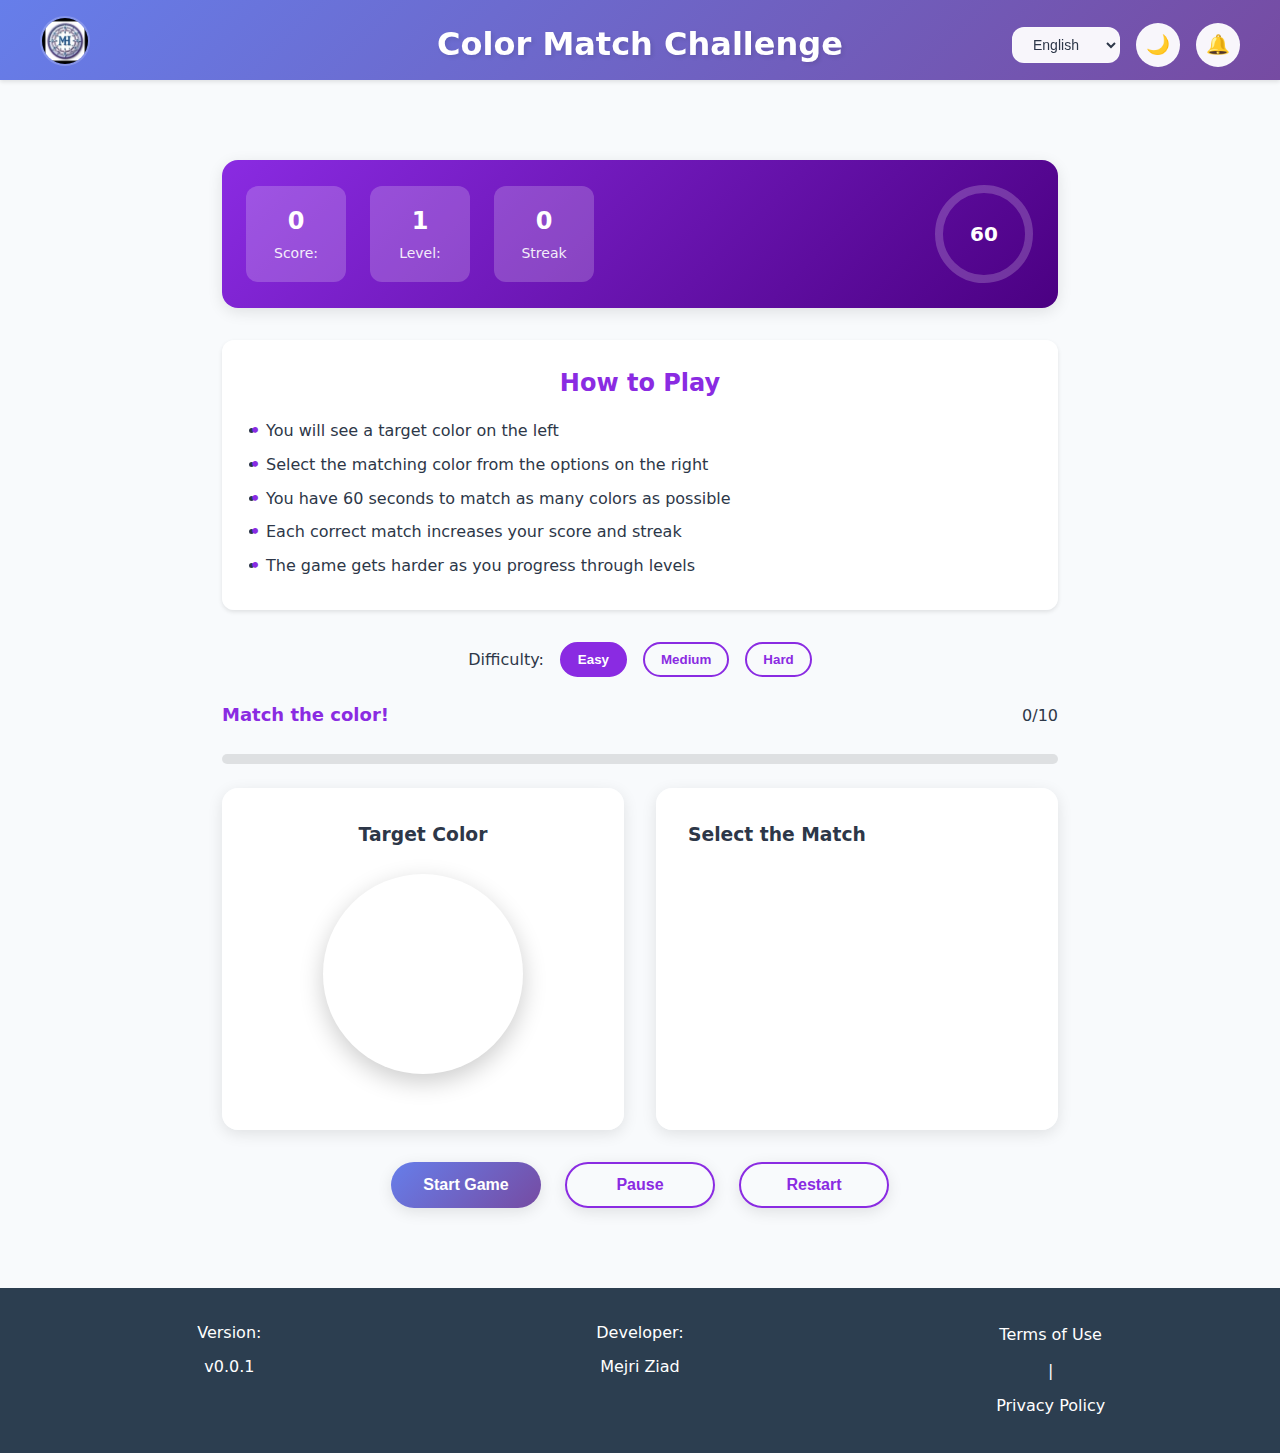
<file: GH-color-match.html>
<!DOCTYPE html>
<html lang="en">
<head>
    <meta charset="UTF-8">
    <meta name="viewport" content="width=device-width, initial-scale=1.0">
    <title>GameHub - Color Match Challenge</title>
    <link rel="stylesheet" href="main.css">
    <style>
        /* Game-specific styles */
        :root {
            /* New color palette for the game */
            --game-primary: #8A2BE2;
            --game-secondary: #4B0082;
            --game-accent: #00CED1;
            --game-success: #32CD32;
            --game-error: #FF6B6B;
            --game-warning: #FFD700;
            --game-light-bg: #F8F9FF;
            --game-dark-bg: #1A1A2E;
            --game-card-bg: rgba(255, 255, 255, 0.9);
            --game-dark-card-bg: rgba(30, 30, 46, 0.9);
        }

        .GH-game-container {
            max-width: 900px;
            width: 100%;
            margin: 0 auto;
            padding: var(--gh-space-lg);
        }

        .GH-game-header {
            display: flex;
            justify-content: space-between;
            align-items: center;
            margin-bottom: var(--gh-space-lg);
            padding: var(--gh-space-md);
            border-radius: var(--gh-radius-lg);
            background: linear-gradient(135deg, var(--game-primary), var(--game-secondary));
            color: white;
            box-shadow: var(--gh-shadow-md);
        }

        .GH-game-stats {
            display: flex;
            gap: var(--gh-space-md);
        }

        .GH-stat-box {
            background: rgba(255, 255, 255, 0.2);
            padding: var(--gh-space-sm) var(--gh-space-md);
            border-radius: var(--gh-radius-md);
            text-align: center;
            min-width: 100px;
        }

        .GH-stat-value {
            font-size: var(--gh-font-size-2xl);
            font-weight: bold;
            display: block;
        }

        .GH-stat-label {
            font-size: var(--gh-font-size-sm);
            opacity: 0.9;
        }

        .GH-game-area {
            display: grid;
            grid-template-columns: 1fr 1fr;
            gap: var(--gh-space-lg);
            margin-bottom: var(--gh-space-lg);
        }

        @media (max-width: 768px) {
            .GH-game-area {
                grid-template-columns: 1fr;
            }
        }

        .GH-color-display-section {
            display: flex;
            flex-direction: column;
            align-items: center;
            justify-content: center;
            padding: var(--gh-space-lg);
            border-radius: var(--gh-radius-lg);
            background-color: var(--game-card-bg);
            box-shadow: var(--gh-shadow-md);
        }

        .GH-dark-mode .GH-color-display-section {
            background-color: var(--game-dark-card-bg);
        }

        .GH-color-display {
            width: 200px;
            height: 200px;
            border-radius: 50%;
            margin: var(--gh-space-md) auto;
            box-shadow: 0 8px 25px rgba(0, 0, 0, 0.2);
            transition: all 0.3s ease;
            border: 5px solid rgba(255, 255, 255, 0.2);
            position: relative;
            overflow: hidden;
        }

        .GH-color-display::after {
            content: '';
            position: absolute;
            top: 0;
            left: 0;
            right: 0;
            bottom: 0;
            background: linear-gradient(135deg, rgba(255,255,255,0.2) 0%, rgba(255,255,255,0) 50%);
            pointer-events: none;
        }

        .GH-color-options-section {
            display: flex;
            flex-direction: column;
            padding: var(--gh-space-lg);
            border-radius: var(--gh-radius-lg);
            background-color: var(--game-card-bg);
            box-shadow: var(--gh-shadow-md);
        }

        .GH-dark-mode .GH-color-options-section {
            background-color: var(--game-dark-card-bg);
        }

        .GH-color-options {
            display: grid;
            grid-template-columns: repeat(2, 1fr);
            gap: var(--gh-space-md);
            margin-top: var(--gh-space-lg);
        }

        .GH-color-option {
            width: 100%;
            height: 100px;
            border-radius: var(--gh-radius-md);
            cursor: pointer;
            transition: all 0.3s ease;
            box-shadow: var(--gh-shadow-sm);
            border: 3px solid transparent;
            position: relative;
            overflow: hidden;
        }

        .GH-color-option::after {
            content: '';
            position: absolute;
            top: 0;
            left: 0;
            right: 0;
            bottom: 0;
            background: linear-gradient(135deg, rgba(255,255,255,0.2) 0%, rgba(255,255,255,0) 50%);
            pointer-events: none;
        }

        .GH-color-option:hover {
            transform: scale(1.05);
            box-shadow: var(--gh-shadow-lg);
        }

        .GH-color-option.selected {
            border-color: var(--game-accent);
            box-shadow: 0 0 0 3px var(--game-accent);
        }

        .GH-color-option.correct {
            border-color: var(--game-success);
            box-shadow: 0 0 0 3px var(--game-success), 0 0 20px rgba(50, 205, 50, 0.5);
            animation: pulse 0.5s ease;
        }

        .GH-color-option.incorrect {
            border-color: var(--game-error);
            box-shadow: 0 0 0 3px var(--game-error);
            animation: shake 0.5s ease;
        }

        @keyframes pulse {
            0% { transform: scale(1); }
            50% { transform: scale(1.1); }
            100% { transform: scale(1); }
        }

        @keyframes shake {
            0%, 100% { transform: translateX(0); }
            20%, 60% { transform: translateX(-5px); }
            40%, 80% { transform: translateX(5px); }
        }

        .GH-game-controls {
            display: flex;
            justify-content: center;
            gap: var(--gh-space-md);
            margin-top: var(--gh-space-lg);
        }

        .GH-game-btn {
            background: var(--gh-gradient-primary);
            border: none;
            color: white;
            padding: 12px 24px;
            font-size: var(--gh-font-size-base);
            border-radius: 50px;
            cursor: pointer;
            transition: all 0.3s ease;
            box-shadow: var(--gh-shadow-md);
            min-width: 150px;
            font-weight: 600;
            display: flex;
            align-items: center;
            justify-content: center;
            gap: 8px;
        }

        .GH-game-btn:hover {
            transform: translateY(-3px);
            box-shadow: var(--gh-shadow-lg);
        }

        .GH-game-btn:active {
            transform: translateY(1px);
        }

        .GH-game-btn.secondary {
            background: transparent;
            border: 2px solid var(--game-primary);
            color: var(--game-primary);
        }

        .GH-dark-mode .GH-game-btn.secondary {
            color: var(--game-accent);
            border-color: var(--game-accent);
        }

        .GH-game-btn.secondary:hover {
            background: var(--game-primary);
            color: white;
        }

        .GH-dark-mode .GH-game-btn.secondary:hover {
            background: var(--game-accent);
            color: var(--game-dark-bg);
        }

        .GH-level-progress {
            width: 100%;
            height: 10px;
            background-color: rgba(0, 0, 0, 0.1);
            border-radius: 5px;
            margin: var(--gh-space-md) 0;
            overflow: hidden;
        }

        .GH-dark-mode .GH-level-progress {
            background-color: rgba(255, 255, 255, 0.1);
        }

        .GH-progress {
            height: 100%;
            background: linear-gradient(90deg, var(--game-primary), var(--game-accent));
            border-radius: 5px;
            transition: width 0.5s ease;
            position: relative;
        }

        .GH-progress::after {
            content: '';
            position: absolute;
            top: 0;
            left: 0;
            right: 0;
            bottom: 0;
            background: linear-gradient(90deg, transparent, rgba(255,255,255,0.4), transparent);
            animation: shimmer 2s infinite;
        }

        @keyframes shimmer {
            0% { transform: translateX(-100%); }
            100% { transform: translateX(100%); }
        }

        .GH-level-indicator {
            display: flex;
            justify-content: space-between;
            align-items: center;
            margin-bottom: var(--gh-space-sm);
        }

        .GH-level-text {
            font-size: var(--gh-font-size-lg);
            font-weight: bold;
            color: var(--game-primary);
        }

        .GH-dark-mode .GH-level-text {
            color: var(--game-accent);
        }

        .GH-instructions {
            background-color: var(--game-card-bg);
            padding: var(--gh-space-md);
            border-radius: var(--gh-radius-md);
            margin-bottom: var(--gh-space-lg);
            box-shadow: var(--gh-shadow-sm);
        }

        .GH-dark-mode .GH-instructions {
            background-color: var(--game-dark-card-bg);
        }

        .GH-instructions h2 {
            margin-bottom: var(--gh-space-sm);
            text-align: center;
            color: var(--game-primary);
        }

        .GH-dark-mode .GH-instructions h2 {
            color: var(--game-accent);
        }

        .GH-instructions ul {
            padding-left: 20px;
        }

        .GH-instructions li {
            margin-bottom: 8px;
            position: relative;
        }

        .GH-instructions li::before {
            content: '•';
            color: var(--game-primary);
            font-weight: bold;
            display: inline-block;
            width: 1em;
            margin-left: -1em;
        }

        .GH-dark-mode .GH-instructions li::before {
            color: var(--game-accent);
        }

        .GH-game-notification {
            position: fixed;
            top: 20px;
            right: 20px;
            padding: var(--gh-space-md);
            border-radius: var(--gh-radius-md);
            color: white;
            font-weight: bold;
            box-shadow: var(--gh-shadow-lg);
            z-index: 1000;
            transform: translateX(150%);
            transition: transform 0.3s ease;
            max-width: 300px;
        }

        .GH-game-notification.show {
            transform: translateX(0);
        }

        .GH-game-notification.success {
            background-color: var(--game-success);
        }

        .GH-game-notification.error {
            background-color: var(--game-error);
        }

        .GH-game-notification.info {
            background-color: var(--game-primary);
        }

        .GH-timer-container {
            position: relative;
            width: 100px;
            height: 100px;
        }

        .GH-timer-circle {
            width: 100%;
            height: 100%;
            transform: rotate(-90deg);
        }

        .GH-timer-background {
            fill: none;
            stroke: rgba(255, 255, 255, 0.2);
            stroke-width: 8;
        }

        .GH-timer-progress {
            fill: none;
            stroke: white;
            stroke-width: 8;
            stroke-linecap: round;
            stroke-dasharray: 283;
            stroke-dashoffset: 283;
            transition: stroke-dashoffset 1s linear;
        }

        .GH-timer-text {
            position: absolute;
            top: 50%;
            left: 50%;
            transform: translate(-50%, -50%);
            font-size: var(--gh-font-size-xl);
            font-weight: bold;
            color: white;
        }

        .GH-game-modal {
            position: fixed;
            top: 0;
            left: 0;
            right: 0;
            bottom: 0;
            background-color: rgba(0, 0, 0, 0.8);
            display: flex;
            align-items: center;
            justify-content: center;
            z-index: 2000;
            opacity: 0;
            visibility: hidden;
            transition: all 0.3s ease;
        }

        .GH-game-modal.active {
            opacity: 1;
            visibility: visible;
        }

        .GH-modal-content {
            background: var(--game-card-bg);
            border-radius: var(--gh-radius-lg);
            padding: var(--gh-space-xl);
            max-width: 500px;
            width: 90%;
            text-align: center;
            box-shadow: var(--gh-shadow-lg);
            transform: scale(0.8);
            transition: transform 0.3s ease;
        }

        .GH-dark-mode .GH-modal-content {
            background: var(--game-dark-card-bg);
        }

        .GH-game-modal.active .GH-modal-content {
            transform: scale(1);
        }

        .GH-modal-title {
            font-size: var(--gh-font-size-3xl);
            margin-bottom: var(--gh-space-md);
            color: var(--game-primary);
        }

        .GH-dark-mode .GH-modal-title {
            color: var(--game-accent);
        }

        .GH-modal-stats {
            display: grid;
            grid-template-columns: repeat(2, 1fr);
            gap: var(--gh-space-md);
            margin: var(--gh-space-lg) 0;
        }

        .GH-modal-stat {
            padding: var(--gh-space-md);
            border-radius: var(--gh-radius-md);
            background: rgba(138, 43, 226, 0.1);
        }

        .GH-modal-stat-value {
            font-size: var(--gh-font-size-2xl);
            font-weight: bold;
            color: var(--game-primary);
        }

        .GH-dark-mode .GH-modal-stat-value {
            color: var(--game-accent);
        }

        .GH-modal-stat-label {
            font-size: var(--gh-font-size-sm);
            opacity: 0.8;
        }

        .GH-game-complexity {
            display: flex;
            align-items: center;
            justify-content: center;
            gap: var(--gh-space-sm);
            margin: var(--gh-space-md) 0;
        }

        .GH-complexity-btn {
            padding: 8px 16px;
            border: 2px solid var(--game-primary);
            background: transparent;
            color: var(--game-primary);
            border-radius: 50px;
            cursor: pointer;
            transition: all 0.3s ease;
            font-weight: 600;
        }

        .GH-dark-mode .GH-complexity-btn {
            border-color: var(--game-accent);
            color: var(--game-accent);
        }

        .GH-complexity-btn.active {
            background: var(--game-primary);
            color: white;
        }

        .GH-dark-mode .GH-complexity-btn.active {
            background: var(--game-accent);
            color: var(--game-dark-bg);
        }
    </style>
</head>
<body class="GH-body GH-light-mode">
    <!-- Header -->
    <header class="GH-header">
        <div class="GH-header-content">
            <div class="GH-logo-section">
                <a href="index.html" class="GH-logo-link" data-i18n-title="GH.general.homeTooltip">
                    <img src="assets/icons/icon-96x96.png" alt="Logo" class="GH-general-logo" data-i18n-alt="GH.general.logoAlt">
                </a>
            </div>
            
            <h1 class="GH-title" data-i18n="GH.colorMatch.title">Color Match Challenge</h1>
            
            <div class="GH-controls">
                <select class="GH-language-select" id="languageSelect">
                    <option value="en">English</option>
                    <option value="ar">العربية</option>
                    <option value="fr">Français</option>
                </select>
                
                <button class="GH-mode-toggle" id="modeToggle" data-i18n-title="GH.general.darkMode">
                    <span class="GH-icon">🌙</span>
                </button>
                
                <button class="GH-notification-toggle" id="notificationToggle" data-i18n-title="GH.general.notifications">
                    <span class="GH-icon">🔔</span>
                </button>
            </div>
        </div>
    </header>
    
    <!-- Main Content -->
    <main class="GH-main">
        <div class="GH-game-container">
            <div class="GH-game-header">
                <div class="GH-game-stats">
                    <div class="GH-stat-box">
                        <span class="GH-stat-value" id="score">0</span>
                        <span class="GH-stat-label" data-i18n="GH.colorMatch.score">Score</span>
                    </div>
                    <div class="GH-stat-box">
                        <span class="GH-stat-value" id="level">1</span>
                        <span class="GH-stat-label" data-i18n="GH.colorMatch.level">Level</span>
                    </div>
                    <div class="GH-stat-box">
                        <span class="GH-stat-value" id="streak">0</span>
                        <span class="GH-stat-label" data-i18n="GH.colorMatch.streak">Streak</span>
                    </div>
                </div>
                
                <div class="GH-timer-container">
                    <svg class="GH-timer-circle" viewBox="0 0 100 100">
                        <circle class="GH-timer-background" cx="50" cy="50" r="45"></circle>
                        <circle class="GH-timer-progress" cx="50" cy="50" r="45"></circle>
                    </svg>
                    <div class="GH-timer-text" id="timer">60</div>
                </div>
            </div>
            
            <div class="GH-instructions">
                <h2 data-i18n="GH.colorMatch.howToPlay">How to Play</h2>
                <ul>
                    <li data-i18n="GH.colorMatch.instruction1">You will see a target color on the left</li>
                    <li data-i18n="GH.colorMatch.instruction2">Select the matching color from the options on the right</li>
                    <li data-i18n="GH.colorMatch.instruction3">You have 60 seconds to match as many colors as possible</li>
                    <li data-i18n="GH.colorMatch.instruction4">Each correct match increases your score and streak</li>
                    <li data-i18n="GH.colorMatch.instruction5">The game gets harder as you progress through levels</li>
                </ul>
            </div>
            
            <div class="GH-game-complexity">
                <span data-i18n="GH.colorMatch.difficulty">Difficulty:</span>
                <button class="GH-complexity-btn active" data-complexity="easy" data-i18n="GH.colorMatch.easy">Easy</button>
                <button class="GH-complexity-btn" data-complexity="medium" data-i18n="GH.colorMatch.medium">Medium</button>
                <button class="GH-complexity-btn" data-complexity="hard" data-i18n="GH.colorMatch.hard">Hard</button>
            </div>
            
            <div class="GH-level-indicator">
                <span class="GH-level-text" data-i18n="GH.colorMatch.matchColor">Match the color!</span>
                <span id="progress-text">0/10</span>
            </div>
            
            <div class="GH-level-progress">
                <div id="progress" class="GH-progress" style="width: 0%"></div>
            </div>
            
            <div class="GH-game-area">
                <div class="GH-color-display-section">
                    <h3 data-i18n="GH.colorMatch.targetColor">Target Color</h3>
                    <div id="color-display" class="GH-color-display"></div>
                </div>
                
                <div class="GH-color-options-section">
                    <h3 data-i18n="GH.colorMatch.selectMatch">Select the Match</h3>
                    <div id="color-options" class="GH-color-options"></div>
                </div>
            </div>
            
            <div class="GH-game-controls">
                <button id="start-btn" class="GH-game-btn" data-i18n="GH.colorMatch.startGame">
                    <span>▶️</span> Start Game
                </button>
                <button id="pause-btn" class="GH-game-btn secondary" data-i18n="GH.colorMatch.pause" disabled>
                    <span>⏸️</span> Pause
                </button>
                <button id="restart-btn" class="GH-game-btn secondary" data-i18n="GH.colorMatch.restart">
                    <span>🔄</span> Restart
                </button>
            </div>
        </div>
    </main>
    
    <!-- Footer -->
    <footer class="GH-footer">
        <div class="GH-footer-content">
            <div class="GH-footer-column">
                <span data-i18n="GH.general.version">Version:</span>
                <span>v0.0.1</span>
            </div>
            
            <div class="GH-footer-column">
                <span data-i18n="GH.general.developer">Developer:</span>
                <span>Mejri Ziad</span>
            </div>
            
            <div class="GH-footer-column">
                <a href="#" data-i18n="GH.general.terms">Terms of Use</a>
                <span> | </span>
                <a href="#" data-i18n="GH.general.privacy">Privacy Policy</a>
            </div>
        </div>
    </footer>
    
    <!-- Game Notification - Make translatable -->
    <div class="GH-game-notification" id="game-notification" style="display: none;"></div>
    
    <!-- Game Over Modal - Make translatable -->
    <div class="GH-game-modal" id="game-over-modal">
        <div class="GH-modal-content">
            <h2 class="GH-modal-title" data-i18n="GH.colorMatch.gameOver">Game Over!</h2>
            <div class="GH-modal-stats">
                <div class="GH-modal-stat">
                    <div class="GH-modal-stat-value" id="final-score">0</div>
                    <div class="GH-modal-stat-label" data-i18n="GH.colorMatch.finalScore">Final Score</div>
                </div>
                <div class="GH-modal-stat">
                    <div class="GH-modal-stat-value" id="final-level">1</div>
                    <div class="GH-modal-stat-label" data-i18n="GH.colorMatch.levelReached">Level Reached</div>
                </div>
                <div class="GH-modal-stat">
                    <div class="GH-modal-stat-value" id="matches-made">0</div>
                    <div class="GH-modal-stat-label" data-i18n="GH.colorMatch.matchesMade">Matches Made</div>
                </div>
                <div class="GH-modal-stat">
                    <div class="GH-modal-stat-value" id="accuracy">0%</div>
                    <div class="GH-modal-stat-label" data-i18n="GH.colorMatch.accuracy">Accuracy</div>
                </div>
            </div>
            <div class="GH-game-controls">
                <button id="play-again-btn" class="GH-game-btn" data-i18n="GH.colorMatch.playAgain">Play Again</button>
                <button id="main-menu-btn" class="GH-game-btn secondary" data-i18n="GH.colorMatch.mainMenu">Main Menu</button>
            </div>
        </div>
    </div>
    
    <!-- Include JavaScript files -->
    <script src="translation.js"></script>
    <script src="global.js"></script>
    <script>
    // Enhanced game state variables
    let gameInterval;
    let gameTime = 60;
    let gameScore = 0;
    let gameLevel = 1;
    let isGameActive = false;
    let isGamePaused = false;
    let targetColor = '';
    let correctOptionIndex = 0;
    let colorsGenerated = 0;
    let correctMatches = 0;
    let totalAttempts = 0;
    let currentStreak = 0;
    let maxStreak = 0;
    let gameComplexity = 'easy';
        
        
        // DOM elements
        const timerElement = document.getElementById('timer');
        const scoreElement = document.getElementById('score');
        const levelElement = document.getElementById('level');
        const streakElement = document.getElementById('streak');
        const colorDisplay = document.getElementById('color-display');
        const colorOptionsContainer = document.getElementById('color-options');
        const startBtn = document.getElementById('start-btn');
        const pauseBtn = document.getElementById('pause-btn');
        const restartBtn = document.getElementById('restart-btn');
        const progressBar = document.getElementById('progress');
        const progressText = document.getElementById('progress-text');
        const gameNotification = document.getElementById('game-notification');
        const gameOverModal = document.getElementById('game-over-modal');
        const finalScoreElement = document.getElementById('final-score');
        const finalLevelElement = document.getElementById('final-level');
        const matchesMadeElement = document.getElementById('matches-made');
        const accuracyElement = document.getElementById('accuracy');
        const playAgainBtn = document.getElementById('play-again-btn');
        const mainMenuBtn = document.getElementById('main-menu-btn');
        const timerProgress = document.querySelector('.GH-timer-progress');
        const complexityButtons = document.querySelectorAll('.GH-complexity-btn');
        
        // Event listeners
        startBtn.addEventListener('click', startGame);
        pauseBtn.addEventListener('click', togglePause);
        restartBtn.addEventListener('click', restartGame);
        playAgainBtn.addEventListener('click', playAgain);
        mainMenuBtn.addEventListener('click', goToMainMenu);
        
        complexityButtons.forEach(btn => {
            btn.addEventListener('click', function() {
                complexityButtons.forEach(b => b.classList.remove('active'));
                this.classList.add('active');
                gameComplexity = this.getAttribute('data-complexity');
                if (isGameActive) {
                    generateColorChallenge();
                }
            });
        });
        

    // Game functions
    function startGame() {
        isGameActive = true;
        isGamePaused = false;
        gameTime = 60;
        gameScore = 0;
        gameLevel = 1;
        colorsGenerated = 0;
        correctMatches = 0;
        totalAttempts = 0;
        currentStreak = 0;
        maxStreak = 0;
        
        updateUI();
        startBtn.disabled = true;
        pauseBtn.disabled = false;
        
        // Generate first color challenge
        generateColorChallenge();
        
        // Start timer
        clearInterval(gameInterval);
        gameInterval = setInterval(updateGame, 1000);
        
        showTranslatableNotification('GH.colorMatch.gameStarted', 'info');
    }
        
        function updateGame() {
            if (!isGameActive || isGamePaused) return;
            
            gameTime--;
            updateTimer();
            
            if (gameTime <= 0) {
                endGame();
            }
        }
        
        function updateTimer() {
            timerElement.textContent = gameTime;
            const progress = (gameTime / 60) * 283;
            timerProgress.style.strokeDashoffset = progress;
            
            // Change color based on time remaining
            if (gameTime <= 10) {
                timerProgress.style.stroke = 'var(--game-error)';
            } else if (gameTime <= 20) {
                timerProgress.style.stroke = 'var(--game-warning)';
            } else {
                timerProgress.style.stroke = 'white';
            }
        }
        
    function togglePause() {
        isGamePaused = !isGamePaused;
        const pauseIcon = isGamePaused ? '▶️' : '⏸️';
        const pauseText = isGamePaused ? 
            getTranslation('GH.colorMatch.resume', 'Resume') : 
            getTranslation('GH.colorMatch.pause', 'Pause');
        pauseBtn.innerHTML = `<span>${pauseIcon}</span> ${pauseText}`;
        
        const messageKey = isGamePaused ? 'GH.colorMatch.gamePaused' : 'GH.colorMatch.gameResumed';
        showTranslatableNotification(messageKey, 'info');
    }

    function restartGame() {
        if (isGameActive) {
            showTranslatableNotification('GH.colorMatch.restartConfirm', 'warning');
            // In a real implementation, you might want to create a custom confirmation dialog
            clearInterval(gameInterval);
            startGame();
        } else {
            clearInterval(gameInterval);
            startGame();
        }
    }

        
        function playAgain() {
            gameOverModal.classList.remove('active');
            startGame();
        }
        
        function goToMainMenu() {
            gameOverModal.classList.remove('active');
            window.location.href = 'index.html';
        }
        
        function generateColorChallenge() {
            // Clear previous options
            colorOptionsContainer.innerHTML = '';
            
            // Generate target color
            targetColor = generateRandomColor();
            colorDisplay.style.backgroundColor = targetColor;
            
            // Determine number of options based on level and complexity
            let numOptions;
            switch(gameComplexity) {
                case 'easy':
                    numOptions = 2 + Math.min(2, Math.floor(gameLevel / 3));
                    break;
                case 'medium':
                    numOptions = 3 + Math.min(2, Math.floor(gameLevel / 2));
                    break;
                case 'hard':
                    numOptions = 4 + Math.min(2, Math.floor(gameLevel / 1.5));
                    break;
                default:
                    numOptions = 3;
            }
            
            // Generate options including the correct one
            const options = [];
            correctOptionIndex = Math.floor(Math.random() * numOptions);
            
            for (let i = 0; i < numOptions; i++) {
                if (i === correctOptionIndex) {
                    options.push(targetColor);
                } else {
                    // Generate similar but different colors for wrong options
                    options.push(generateSimilarColor(targetColor));
                }
            }
            
            // Create option elements
            options.forEach((color, index) => {
                const option = document.createElement('div');
                option.className = 'GH-color-option';
                option.style.backgroundColor = color;
                option.dataset.index = index;
                
                option.addEventListener('click', () => {
                    if (!isGameActive || isGamePaused) return;
                    
                    handleColorSelection(option, index);
                });
                
                colorOptionsContainer.appendChild(option);
            });
            
            // Update progress
            updateProgress();
        }
        
        function handleColorSelection(option, selectedIndex) {
            totalAttempts++;
            
            // Disable all options during feedback
            const allOptions = document.querySelectorAll('.GH-color-option');
            allOptions.forEach(opt => {
                opt.style.pointerEvents = 'none';
            });
            
            if (selectedIndex === correctOptionIndex) {
                // Correct match
                option.classList.add('correct');
                handleCorrectMatch();
            } else {
                // Wrong match
                option.classList.add('incorrect');
                // Highlight the correct option
                allOptions[correctOptionIndex].classList.add('correct');
                handleWrongMatch();
            }
            
            // Re-enable options after a delay
            setTimeout(() => {
                allOptions.forEach(opt => {
                    opt.style.pointerEvents = 'auto';
                    opt.classList.remove('correct', 'incorrect');
                });
                
                if (isGameActive && !isGamePaused) {
                    generateColorChallenge();
                }
            }, 1000);
        }
        
    function handleCorrectMatch() {
        currentStreak++;
        maxStreak = Math.max(maxStreak, currentStreak);
        
        // Calculate score based on level, streak, and complexity
        let points = gameLevel;
        if (currentStreak >= 5) points += Math.floor(currentStreak / 5);
        
        switch(gameComplexity) {
            case 'medium': points *= 1.5; break;
            case 'hard': points *= 2; break;
        }
        
        gameScore += Math.round(points);
        correctMatches++;
        colorsGenerated++;
        
        // Check for level up
        if (colorsGenerated % 10 === 0) {
            gameLevel++;
            const levelUpMessage = `${getTranslation('colorMatch.levelUp', 'Level Up!')} ${getTranslation('colorMatch.nowAtLevel', 'Now at Level')} ${gameLevel}`;
            showNotification(levelUpMessage, 'success');
        }
        
        updateUI();
        const pointsMessage = `${getTranslation('GH.colorMatch.correct', 'Correct!')} +${Math.round(points)} ${getTranslation('GH.colorMatch.points', 'points')}`;
        showNotification(pointsMessage, 'success');
    }

    function handleWrongMatch() {
        currentStreak = 0;
        colorsGenerated++;
        
        updateUI();
        showTranslatableNotification('GH.colorMatch.wrong', 'error');
    }
        
        function updateUI() {
            scoreElement.textContent = gameScore;
            levelElement.textContent = gameLevel;
            streakElement.textContent = currentStreak;
            updateProgress();
        }
        
        function updateProgress() {
            const progress = (colorsGenerated % 10) * 10;
            progressBar.style.width = `${progress}%`;
            progressText.textContent = `${colorsGenerated % 10}/10`;
        }
        
        function generateRandomColor() {
            const r = Math.floor(Math.random() * 256);
            const g = Math.floor(Math.random() * 256);
            const b = Math.floor(Math.random() * 256);
            return `rgb(${r}, ${g}, ${b})`;
        }
        
        function generateSimilarColor(baseColor) {
            // Extract RGB values from baseColor
            const rgbValues = baseColor.match(/\d+/g);
            const r = parseInt(rgbValues[0]);
            const g = parseInt(rgbValues[1]);
            const b = parseInt(rgbValues[2]);
            
            // Generate a similar color by slightly modifying each channel
            // Less variation at higher levels and harder complexities
            let variation;
            switch(gameComplexity) {
                case 'easy':
                    variation = 80 - (gameLevel * 3);
                    break;
                case 'medium':
                    variation = 60 - (gameLevel * 4);
                    break;
                case 'hard':
                    variation = 40 - (gameLevel * 5);
                    break;
                default:
                    variation = 60;
            }
            
            variation = Math.max(10, variation);
            
            const newR = Math.max(0, Math.min(255, r + Math.floor(Math.random() * variation * 2 - variation)));
            const newG = Math.max(0, Math.min(255, g + Math.floor(Math.random() * variation * 2 - variation)));
            const newB = Math.max(0, Math.min(255, b + Math.floor(Math.random() * variation * 2 - variation)));
            
            return `rgb(${newR}, ${newG}, ${newB})`;
        }
        
        function endGame() {
        isGameActive = false;
        clearInterval(gameInterval);
        
        // Calculate accuracy
        const accuracy = totalAttempts > 0 ? Math.round((correctMatches / totalAttempts) * 100) : 0;
        
        // Update modal with final stats
        finalScoreElement.textContent = gameScore;
        finalLevelElement.textContent = gameLevel;
        matchesMadeElement.textContent = correctMatches;
        accuracyElement.textContent = accuracy + '%';
        
        // Show game over modal
        setTimeout(() => {
            gameOverModal.classList.add('active');
        }, 500);
        
        // Reset buttons
        startBtn.disabled = false;
        pauseBtn.disabled = true;
        
        const gameOverMessage = `${getTranslation('colorMatch.gameOver', 'Game Over!')} ${getTranslation('colorMatch.finalScore', 'Final Score')}: ${gameScore}`;
        showNotification(gameOverMessage, 'info');
    }
    
// Enhanced notification function that supports translation keys
function showTranslatableNotification(messageKey, type) {
    const translations = window.getTranslations ? window.getTranslations() : {};
    
    // Remove 'GH.' prefix if present and split the key
    const cleanKey = messageKey.replace(/^GH\./, '');
    const keys = cleanKey.split('.');
    
    let message = keys.reduce((obj, key) => {
        return obj && obj[key] !== undefined ? obj[key] : undefined;
    }, translations);
    
    // Fallback if translation not found
    if (!message || typeof message !== 'string') {
        console.warn(`Translation not found for key: ${messageKey}`);
        message = getFallbackGameMessage(cleanKey);
    }
    
    showNotification(message, type);
}

function getFallbackGameMessage(key) {
    const fallbackMessages = {
        'colorMatch.gameStarted': 'Game started! Good luck!',
        'colorMatch.gamePaused': 'Game paused',
        'colorMatch.gameResumed': 'Game resumed',
        'colorMatch.restartConfirm': 'Are you sure you want to restart? Your progress will be lost.',
        'colorMatch.correct': 'Correct!',
        'colorMatch.wrong': 'Wrong! Try again.',
        'colorMatch.levelUp': 'Level Up!',
        'colorMatch.gameOver': 'Game Over!'
    };
    
    return fallbackMessages[key] || key;
}

    function showNotification(message, type) {
        gameNotification.textContent = message;
        gameNotification.className = `GH-game-notification ${type}`;
        gameNotification.style.display = 'block';
        gameNotification.classList.add('show');
        
        setTimeout(() => {
            gameNotification.classList.remove('show');
            setTimeout(() => {
                gameNotification.style.display = 'none';
            }, 300);
        }, 3000);
    }
        
    // Helper function to get translations
function getTranslation(key, fallback) {
    const translations = window.getTranslations ? window.getTranslations() : {};
    
    // Remove 'GH.' prefix if present and split the key
    const cleanKey = key.replace(/^GH\./, '');
    const keys = cleanKey.split('.');
    
    let value = keys.reduce((obj, k) => {
        return obj && obj[k] !== undefined ? obj[k] : undefined;
    }, translations);
    
    return value && typeof value === 'string' ? value : fallback;
}
        
    // Initialize timer display
    updateTimer();
    </script>
    
    <script>
        // Object specific translations for GH-color-match.html
        window.GHObjectTranslations = window.GHObjectTranslations || {
            en: {
                colorMatch: {
                    title: "Color Match Challenge",
                    description: "Match the target color as quickly as possible!",
                    howToPlay: "How to Play",
                    instruction1: "You will see a target color on the left",
                    instruction2: "Select the matching color from the options on the right",
                    instruction3: "You have 60 seconds to match as many colors as possible",
                    instruction4: "Each correct match increases your score and streak",
                    instruction5: "The game gets harder as you progress through levels",
                    time: "Time:",
                    score: "Score:",
                    level: "Level:",
                    streak: "Streak",
                    matchColor: "Match the color!",
                    targetColor: "Target Color",
                    selectMatch: "Select the Match",
                    startGame: "Start Game",
                    pause: "Pause",
                    resume: "Resume",
                    restart: "Restart",
                    playAgain: "Play Again",
                    mainMenu: "Main Menu",
                    correct: "Correct!",
                    wrong: "Wrong! Try again.",
                    levelUp: "Level Up!",
                    nowAtLevel: "Now at Level",
                    points: "points",
                    gameOver: "Game Over!",
                    finalScore: "Final Score",
                    levelReached: "Level Reached",
                    matchesMade: "Matches Made",
                    accuracy: "Accuracy",
                    gameStarted: "Game started! Good luck!",
                    gamePaused: "Game paused",
                    gameResumed: "Game resumed",
                    restartConfirm: "Are you sure you want to restart? Your progress will be lost.",
                    difficulty: "Difficulty:",
                    easy: "Easy",
                    medium: "Medium",
                    hard: "Hard"
                }
            },
            ar: {
                colorMatch: {
                    title: "تحدي مطابقة الألوان",
                    description: "طابق اللون المستهدف بأسرع ما يمكن!",
                    howToPlay: "كيفية اللعب",
                    instruction1: "سترى لون مستهدف على اليسار",
                    instruction2: "اختر اللون المطابق من الخيارات على اليمين",
                    instruction3: "لديك 60 ثانية لمطابقة أكبر عدد ممكن من الألوان",
                    instruction4: "كل تطابق صحيح يزيد من نقاطك وتتابعك",
                    instruction5: "تصعب اللعبة كلما تقدمت في المستويات",
                    time: "الوقت:",
                    score: "النقاط:",
                    level: "المستوى:",
                    streak: "التتابع",
                    matchColor: "طابق اللون!",
                    targetColor: "اللون المستهدف",
                    selectMatch: "اختر المطابق",
                    startGame: "ابدأ اللعبة",
                    pause: "إيقاف مؤقت",
                    resume: "استئناف",
                    restart: "إعادة التشغيل",
                    playAgain: "العب مرة أخرى",
                    mainMenu: "القائمة الرئيسية",
                    correct: "صحيح!",
                    wrong: "خطأ! حاول مرة أخرى.",
                    levelUp: "تمت ترقية المستوى!",
                    nowAtLevel: "الآن في المستوى",
                    points: "نقاط",
                    gameOver: "انتهت اللعبة!",
                    finalScore: "النتيجة النهائية",
                    levelReached: "المستوى الذي تم الوصول إليه",
                    matchesMade: "عدد المطابقات",
                    accuracy: "الدقة",
                    gameStarted: "بدأت اللعبة! حظاً طيباً!",
                    gamePaused: "تم إيقاف اللعبة مؤقتاً",
                    gameResumed: "تم استئناف اللعبة",
                    restartConfirm: "هل أنت متأكد أنك تريد إعادة التشغيل؟ سيتم فقدان تقدمك.",
                    difficulty: "الصعوبة:",
                    easy: "سهل",
                    medium: "متوسط",
                    hard: "صعب"
                }
            },
            fr: {
                colorMatch: {
                    title: "Défi de Correspondance de Couleurs",
                    description: "Faites correspondre la couleur cible le plus rapidement possible!",
                    howToPlay: "Comment Jouer",
                    instruction1: "Vous verrez une couleur cible à gauche",
                    instruction2: "Sélectionnez la couleur correspondante parmi les options à droite",
                    instruction3: "Vous avez 60 secondes pour faire correspondre autant de couleurs que possible",
                    instruction4: "Chaque correspondance correcte augmente votre score et votre série",
                    instruction5: "Le jeu devient plus difficile à mesure que vous progressez dans les niveaux",
                    time: "Temps:",
                    score: "Score:",
                    level: "Niveau:",
                    streak: "Série",
                    matchColor: "Faites correspondre la couleur!",
                    targetColor: "Couleur Cible",
                    selectMatch: "Sélectionnez la Correspondance",
                    startGame: "Commencer le Jeu",
                    pause: "Pause",
                    resume: "Reprendre",
                    restart: "Redémarrer",
                    playAgain: "Rejouer",
                    mainMenu: "Menu Principal",
                    correct: "Correct!",
                    wrong: "Faux! Réessayez.",
                    levelUp: "Niveau Supérieur!",
                    nowAtLevel: "Maintenant au Niveau",
                    points: "points",
                    gameOver: "Jeu Terminé!",
                    finalScore: "Score Final",
                    levelReached: "Niveau Atteint",
                    matchesMade: "Correspondances Réalisées",
                    accuracy: "Précision",
                    gameStarted: "Jeu commencé! Bonne chance!",
                    gamePaused: "Jeu en pause",
                    gameResumed: "Jeu repris",
                    restartConfirm: "Êtes-vous sûr de vouloir redémarrer? Votre progression sera perdue.",
                    difficulty: "Difficulté:",
                    easy: "Facile",
                    medium: "Moyen",
                    hard: "Difficile"
                }
            }
        };
    </script>
</body>
</html>
</file>
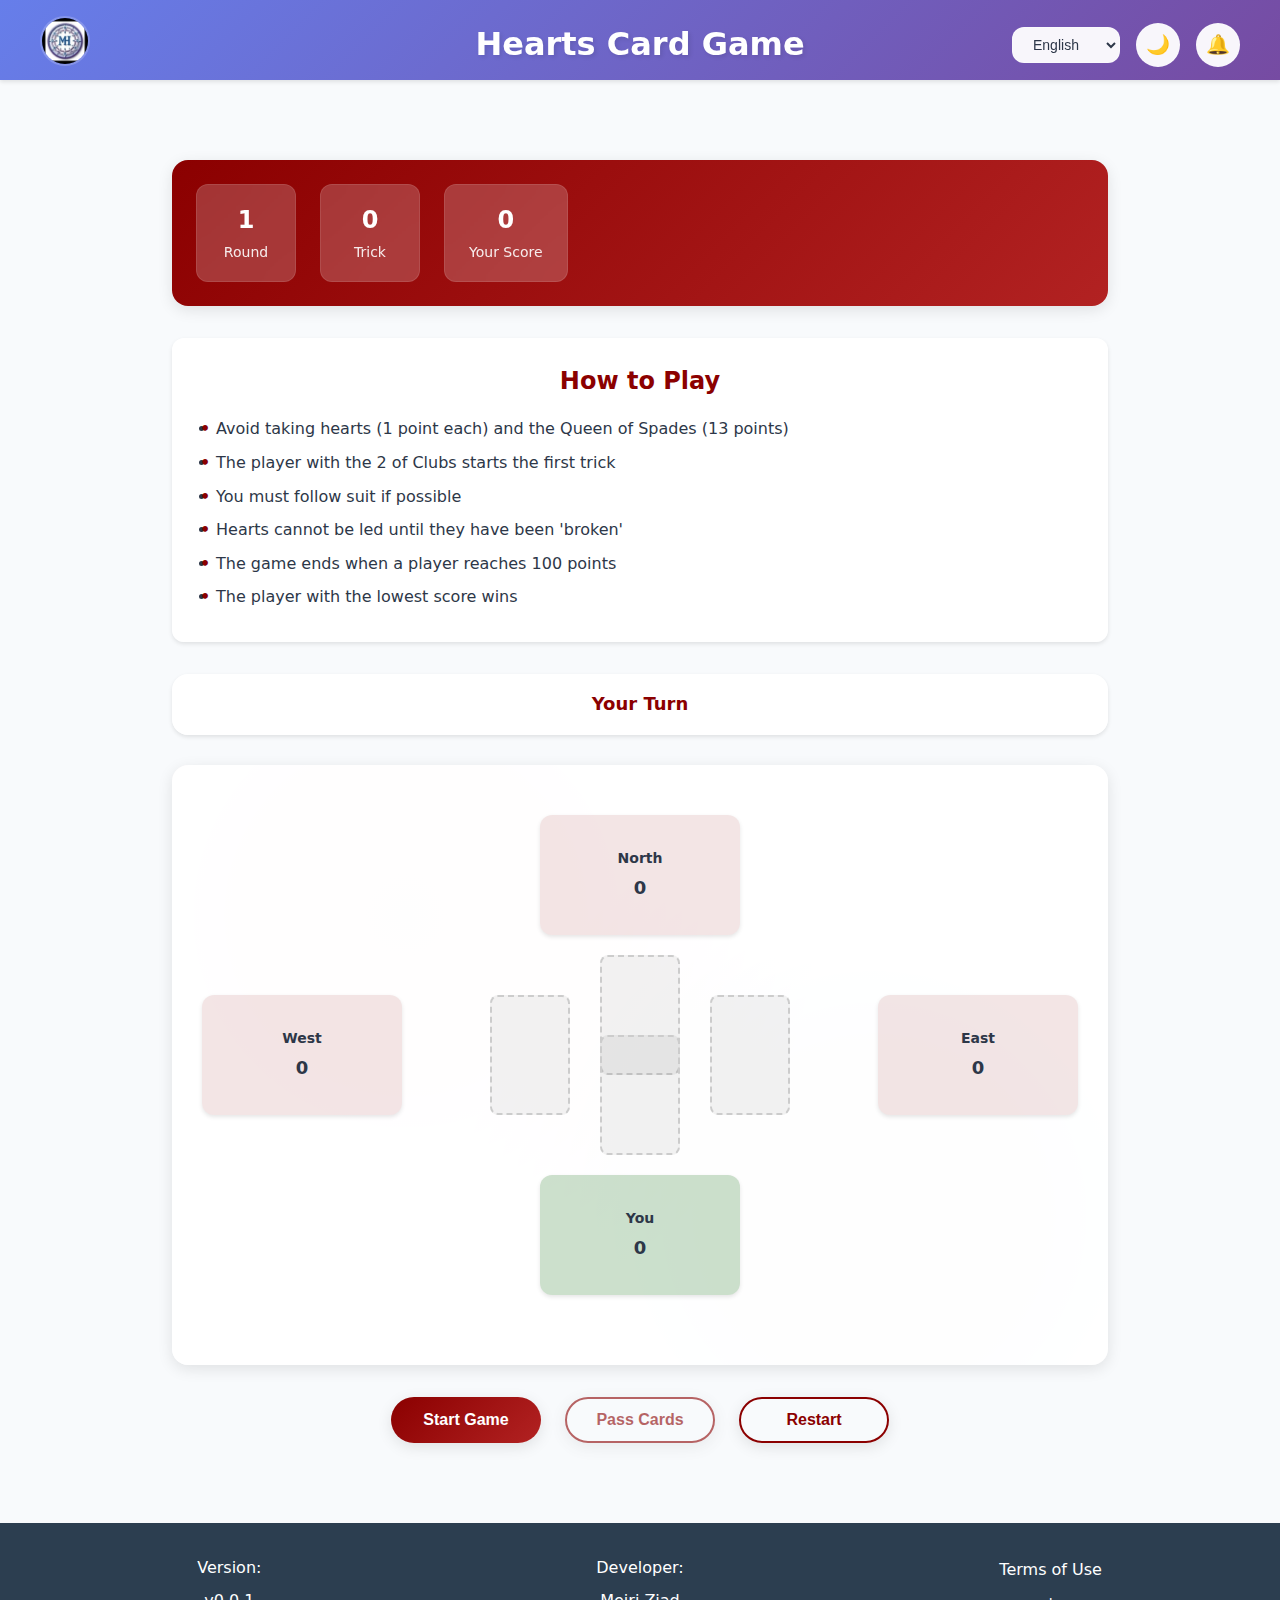
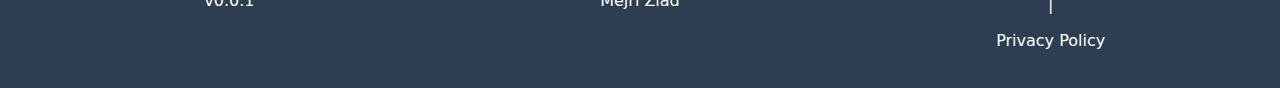
<file: GH-hearts-card.html>
<!DOCTYPE html>
<html lang="en">
<head>
    <meta charset="UTF-8">
    <meta name="viewport" content="width=device-width, initial-scale=1.0">
    <title>GameHub - Hearts Card Game</title>
    <link rel="stylesheet" href="main.css">
    <style>
        /* Game-specific styles - Hearts theme */
        :root {
            /* Hearts color palette - Red/Black theme */
            --game-primary: #8B0000;
            --game-secondary: #B22222;
            --game-accent: #000000;
            --game-success: #006400;
            --game-error: #DC143C;
            --game-warning: #FF8C00;
            --game-info: #1E90FF;
            --game-light-bg: #FFF5F5;
            --game-dark-bg: #2C0A0A;
            --game-card-bg: rgba(255, 255, 255, 0.95);
            --game-dark-card-bg: rgba(70, 20, 20, 0.95);
            --game-player-area: rgba(139, 0, 0, 0.1);
            --game-dark-player-area: rgba(139, 0, 0, 0.2);
        }

        .GH-game-container {
            max-width: 1000px;
            width: 100%;
            margin: 0 auto;
            padding: var(--gh-space-lg);
        }

        .GH-game-header {
            display: flex;
            justify-content: space-between;
            align-items: center;
            margin-bottom: var(--gh-space-lg);
            padding: var(--gh-space-md);
            border-radius: var(--gh-radius-lg);
            background: linear-gradient(135deg, var(--game-primary), var(--game-secondary));
            color: white;
            box-shadow: var(--gh-shadow-md);
        }

        .GH-game-stats {
            display: flex;
            gap: var(--gh-space-md);
        }

        .GH-stat-box {
            background: rgba(255, 255, 255, 0.2);
            padding: var(--gh-space-sm) var(--gh-space-md);
            border-radius: var(--gh-radius-md);
            text-align: center;
            min-width: 100px;
            backdrop-filter: blur(10px);
            border: 1px solid rgba(255, 255, 255, 0.1);
        }

        .GH-stat-value {
            font-size: var(--gh-font-size-2xl);
            font-weight: bold;
            display: block;
        }

        .GH-stat-label {
            font-size: var(--gh-font-size-sm);
            opacity: 0.9;
        }

        .GH-game-area {
            margin: 30px 0;
            padding: 20px;
            border-radius: var(--gh-radius-lg);
            background-color: var(--game-card-bg);
            display: flex;
            flex-direction: column;
            align-items: center;
            box-shadow: var(--gh-shadow-md);
            min-height: 600px;
            justify-content: center;
            position: relative;
            overflow: hidden;
        }

        .GH-dark-mode .GH-game-area {
            background-color: var(--game-dark-card-bg);
        }

        .GH-hearts-table {
            width: 100%;
            height: 500px;
            position: relative;
            display: flex;
            flex-direction: column;
            align-items: center;
            justify-content: center;
        }

        .GH-player-area {
            position: absolute;
            width: 200px;
            height: 120px;
            display: flex;
            flex-direction: column;
            align-items: center;
            justify-content: center;
            padding: 10px;
            border-radius: var(--gh-radius-md);
            background-color: var(--game-player-area);
            box-shadow: var(--gh-shadow-sm);
        }

        .GH-dark-mode .GH-player-area {
            background-color: var(--game-dark-player-area);
        }

        .GH-player-name {
            font-weight: bold;
            margin-bottom: 5px;
            font-size: var(--gh-font-size-sm);
        }

        .GH-player-score {
            font-size: var(--gh-font-size-lg);
            font-weight: bold;
        }

        .GH-player-area.player {
            bottom: 10px;
            left: 50%;
            transform: translateX(-50%);
            background-color: rgba(0, 100, 0, 0.2);
        }

        .GH-player-area.left {
            left: 10px;
            top: 50%;
            transform: translateY(-50%);
        }

        .GH-player-area.right {
            right: 10px;
            top: 50%;
            transform: translateY(-50%);
        }

        .GH-player-area.top {
            top: 10px;
            left: 50%;
            transform: translateX(-50%);
        }

        .GH-trick-area {
            width: 300px;
            height: 200px;
            position: relative;
            margin: 20px 0;
            display: flex;
            align-items: center;
            justify-content: center;
        }

        .GH-card-slot {
            position: absolute;
            width: 80px;
            height: 120px;
            border: 2px dashed #ccc;
            border-radius: 8px;
            display: flex;
            align-items: center;
            justify-content: center;
            background-color: rgba(0, 0, 0, 0.05);
        }

        .GH-dark-mode .GH-card-slot {
            background-color: rgba(255, 255, 255, 0.05);
        }

        .GH-card-slot.player-slot {
            bottom: 0;
            left: 50%;
            transform: translateX(-50%);
        }

        .GH-card-slot.left-slot {
            left: 0;
            top: 50%;
            transform: translateY(-50%);
        }

        .GH-card-slot.right-slot {
            right: 0;
            top: 50%;
            transform: translateY(-50%);
        }

        .GH-card-slot.top-slot {
            top: 0;
            left: 50%;
            transform: translateX(-50%);
        }

        .GH-player-hand {
            display: flex;
            justify-content: center;
            gap: 5px;
            margin-top: 20px;
            flex-wrap: wrap;
            max-width: 800px;
        }

        .GH-card {
            width: 80px;
            height: 120px;
            border-radius: 8px;
            display: flex;
            flex-direction: column;
            align-items: center;
            justify-content: space-between;
            padding: 8px 5px;
            font-weight: bold;
            cursor: pointer;
            transition: all 0.3s ease;
            box-shadow: var(--gh-shadow-sm);
            position: relative;
            user-select: none;
        }

        .GH-card:hover {
            transform: translateY(-10px);
            box-shadow: var(--gh-shadow-md);
        }

        .GH-card.heart, .GH-card.diamond {
            background-color: white;
            color: var(--game-error);
            border: 1px solid #ffcccc;
        }

        .GH-card.spade, .GH-card.club {
            background-color: white;
            color: var(--game-accent);
            border: 1px solid #cccccc;
        }

        .GH-card.queen.spade {
            box-shadow: 0 0 10px rgba(220, 20, 60, 0.5);
        }

        .GH-card.disabled {
            opacity: 0.5;
            cursor: not-allowed;
        }

        .GH-card.selected {
            transform: translateY(-20px);
            box-shadow: 0 0 15px var(--game-primary);
        }

        .GH-card-top, .GH-card-bottom {
            width: 100%;
            display: flex;
            justify-content: space-between;
            font-size: 1.2rem;
        }

        .GH-card-center {
            font-size: 2.5rem;
            line-height: 1;
        }

        .GH-card-bottom {
            transform: rotate(180deg);
        }

        .GH-game-controls {
            display: flex;
            justify-content: center;
            gap: var(--gh-space-md);
            margin-top: var(--gh-space-lg);
            flex-wrap: wrap;
        }

        .GH-game-btn {
            background: linear-gradient(135deg, var(--game-primary), var(--game-secondary));
            border: none;
            color: white;
            padding: 12px 24px;
            font-size: var(--gh-font-size-base);
            border-radius: 50px;
            cursor: pointer;
            transition: all 0.3s ease;
            box-shadow: var(--gh-shadow-md);
            min-width: 150px;
            font-weight: 600;
            display: flex;
            align-items: center;
            justify-content: center;
            gap: 8px;
        }

        .GH-game-btn:hover {
            transform: translateY(-3px);
            box-shadow: var(--gh-shadow-lg);
        }

        .GH-game-btn:active {
            transform: translateY(1px);
        }

        .GH-game-btn.secondary {
            background: transparent;
            border: 2px solid var(--game-primary);
            color: var(--game-primary);
        }

        .GH-dark-mode .GH-game-btn.secondary {
            color: var(--game-accent);
            border-color: var(--game-accent);
        }

        .GH-game-btn.secondary:hover {
            background: var(--game-primary);
            color: white;
        }

        .GH-dark-mode .GH-game-btn.secondary:hover {
            background: var(--game-accent);
            color: var(--game-dark-bg);
        }

        .GH-game-btn:disabled {
            opacity: 0.6;
            cursor: not-allowed;
            transform: none;
        }

        .GH-game-btn:disabled:hover {
            transform: none;
            box-shadow: var(--gh-shadow-md);
        }

        .GH-instructions {
            background-color: var(--game-card-bg);
            padding: var(--gh-space-md);
            border-radius: var(--gh-radius-md);
            margin-bottom: var(--gh-space-lg);
            box-shadow: var(--gh-shadow-sm);
        }

        .GH-dark-mode .GH-instructions {
            background-color: var(--game-dark-card-bg);
        }

        .GH-instructions h2 {
            margin-bottom: var(--gh-space-sm);
            text-align: center;
            color: var(--game-primary);
        }

        .GH-dark-mode .GH-instructions h2 {
            color: var(--game-accent);
        }

        .GH-instructions ul {
            padding-left: 20px;
        }

        .GH-instructions li {
            margin-bottom: 8px;
            position: relative;
        }

        .GH-instructions li::before {
            content: '•';
            color: var(--game-primary);
            font-weight: bold;
            display: inline-block;
            width: 1em;
            margin-left: -1em;
        }

        .GH-dark-mode .GH-instructions li::before {
            color: var(--game-accent);
        }

        .GH-game-notification {
            position: fixed;
            top: 20px;
            right: 20px;
            padding: var(--gh-space-md);
            border-radius: var(--gh-radius-md);
            color: white;
            font-weight: bold;
            box-shadow: var(--gh-shadow-lg);
            z-index: 1000;
            transform: translateX(150%);
            transition: transform 0.3s ease;
            max-width: 300px;
        }

        .GH-game-notification.show {
            transform: translateX(0);
        }

        .GH-game-notification.success {
            background-color: var(--game-success);
        }

        .GH-game-notification.error {
            background-color: var(--game-error);
        }

        .GH-game-notification.info {
            background-color: var(--game-primary);
        }

        .GH-game-notification.warning {
            background-color: var(--game-warning);
            color: var(--gh-dark-text);
        }

        .GH-game-modal {
            position: fixed;
            top: 0;
            left: 0;
            right: 0;
            bottom: 0;
            background-color: rgba(0, 0, 0, 0.8);
            display: flex;
            align-items: center;
            justify-content: center;
            z-index: 2000;
            opacity: 0;
            visibility: hidden;
            transition: all 0.3s ease;
        }

        .GH-game-modal.active {
            opacity: 1;
            visibility: visible;
        }

        .GH-modal-content {
            background: var(--game-card-bg);
            border-radius: var(--gh-radius-lg);
            padding: var(--gh-space-xl);
            max-width: 500px;
            width: 90%;
            text-align: center;
            box-shadow: var(--gh-shadow-lg);
            transform: scale(0.8);
            transition: transform 0.3s ease;
        }

        .GH-dark-mode .GH-modal-content {
            background: var(--game-dark-card-bg);
        }

        .GH-game-modal.active .GH-modal-content {
            transform: scale(1);
        }

        .GH-modal-title {
            font-size: var(--gh-font-size-3xl);
            margin-bottom: var(--gh-space-md);
            color: var(--game-primary);
        }

        .GH-dark-mode .GH-modal-title {
            color: var(--game-accent);
        }

        .GH-modal-stats {
            display: grid;
            grid-template-columns: repeat(2, 1fr);
            gap: var(--gh-space-md);
            margin: var(--gh-space-lg) 0;
        }

        .GH-modal-stat {
            padding: var(--gh-space-md);
            border-radius: var(--gh-radius-md);
            background: rgba(139, 0, 0, 0.1);
        }

        .GH-modal-stat-value {
            font-size: var(--gh-font-size-2xl);
            font-weight: bold;
            color: var(--game-primary);
        }

        .GH-dark-mode .GH-modal-stat-value {
            color: var(--game-accent);
        }

        .GH-modal-stat-label {
            font-size: var(--gh-font-size-sm);
            opacity: 0.8;
        }

        .GH-turn-indicator {
            display: flex;
            justify-content: center;
            align-items: center;
            margin-bottom: var(--gh-space-md);
            padding: var(--gh-space-sm) var(--gh-space-lg);
            border-radius: var(--gh-radius-lg);
            background-color: var(--game-card-bg);
            box-shadow: var(--gh-shadow-sm);
            font-weight: bold;
            font-size: var(--gh-font-size-lg);
            gap: var(--gh-space-sm);
            color: var(--game-primary);
        }

        .GH-dark-mode .GH-turn-indicator {
            background-color: var(--game-dark-card-bg);
            color: var(--game-accent);
        }

        /* Responsive adjustments */
        @media (max-width: 768px) {
            .GH-game-header {
                flex-direction: column;
                gap: var(--gh-space-md);
            }

            .GH-game-stats {
                order: 2;
            }

            .GH-game-controls {
                flex-direction: column;
                align-items: center;
            }

            .GH-game-btn {
                width: 100%;
                max-width: 300px;
            }

            .GH-player-hand {
                max-width: 100%;
                overflow-x: auto;
                justify-content: flex-start;
                padding-bottom: 10px;
            }

            .GH-card {
                width: 60px;
                height: 90px;
                font-size: 0.8rem;
            }

            .GH-card-center {
                font-size: 1.8rem;
            }

            .GH-trick-area {
                width: 250px;
                height: 180px;
            }

            .GH-card-slot {
                width: 60px;
                height: 90px;
            }
        }

        /* Game background pattern */
        .GH-game-area::before {
            content: '';
            position: absolute;
            top: 0;
            left: 0;
            right: 0;
            bottom: 0;
            background-image: 
                radial-gradient(circle at 25% 25%, rgba(139, 0, 0, 0.1) 0%, transparent 50%),
                radial-gradient(circle at 75% 75%, rgba(0, 0, 0, 0.1) 0%, transparent 50%);
            z-index: -1;
        }

        /* Card animations */
        @keyframes cardPlay {
            0% { transform: scale(1); }
            50% { transform: scale(1.1); }
            100% { transform: scale(1); }
        }

        .GH-card.played {
            animation: cardPlay 0.5s ease;
        }
		/* Update card colors to be more vibrant and distinct */
/* Update card colors to be more vibrant and distinct */
.GH-card.heart {
    background-color: white;
    color: #FF0000;
    border: 1px solid #FF0000;
}

.GH-card.diamond {
    background-color: white;
    color: #FF0000;
    border: 1px solid #FF0000;
}

.GH-card.spade {
    background-color: white;
    color: #000000;
    border: 1px solid #000000;
}

.GH-card.club {
    background-color: white;
    color: #000000;
    border: 1px solid #000000;
}

/* Make Queen of Spades more distinctive */
.GH-card.queen.spade {
    box-shadow: 0 0 15px rgba(220, 20, 60, 0.7);
    background: linear-gradient(135deg, #ffffff, #f0f0f0);
}

/* Improved mobile responsiveness */
@media (max-width: 480px) {
    .GH-game-container {
        padding: 10px;
    }
    
    .GH-game-header {
        flex-direction: column;
        gap: 15px;
        padding: 15px;
    }
    
    .GH-game-stats {
        flex-wrap: wrap;
        justify-content: center;
        gap: 10px;
    }
    
    .GH-stat-box {
        min-width: 80px;
        padding: 8px 12px;
    }
    
    .GH-stat-value {
        font-size: 1.5rem;
    }
    
    .GH-stat-label {
        font-size: 0.8rem;
    }
    
    .GH-game-area {
        min-height: 500px;
        padding: 15px;
        margin: 20px 0;
    }
    
    .GH-hearts-table {
        height: 400px;
    }
    
    .GH-player-area {
        width: 150px;
        height: 100px;
        padding: 8px;
    }
    
    .GH-player-name {
        font-size: 0.8rem;
    }
    
    .GH-player-score {
        font-size: 1rem;
    }
    
    .GH-trick-area {
        width: 250px;
        height: 160px;
    }
    
    .GH-card-slot {
        width: 60px;
        height: 90px;
    }
    
    .GH-player-hand {
        gap: 3px;
        margin-top: 15px;
    }
    
    .GH-card {
        width: 55px;
        height: 82px;
        padding: 6px 3px;
        font-size: 0.7rem;
    }
    
    .GH-card-center {
        font-size: 1.8rem;
    }
    
    .GH-game-controls {
        flex-direction: column;
        align-items: center;
        gap: 10px;
    }
    
    .GH-game-btn {
        width: 100%;
        max-width: 280px;
        min-width: auto;
        padding: 10px 20px;
    }
    
    .GH-turn-indicator {
        padding: 8px 15px;
        font-size: 0.9rem;
    }
    
    .GH-instructions {
        padding: 15px;
    }
    
    .GH-instructions h2 {
        font-size: 1.2rem;
    }
    
    .GH-instructions li {
        font-size: 0.9rem;
        margin-bottom: 6px;
    }
}

/* Additional mobile optimizations for very small screens */
@media (max-width: 360px) {
    .GH-card {
        width: 50px;
        height: 75px;
    }
    
    .GH-card-center {
        font-size: 1.5rem;
    }
    
    .GH-trick-area {
        width: 220px;
        height: 140px;
    }
    
    .GH-player-area {
        width: 130px;
        height: 90px;
    }
    
    .GH-stat-box {
        min-width: 70px;
        padding: 6px 8px;
    }
}

/* Improve card hover effects for touch devices */
@media (hover: none) {
    .GH-card:hover {
        transform: none;
    }
    
    .GH-card:active {
        transform: translateY(-5px);
    }
}
    </style>
</head>
<body class="GH-body GH-light-mode">
    <!-- Header -->
    <header class="GH-header">
        <div class="GH-header-content">
            <div class="GH-logo-section">
                <a href="index.html" class="GH-logo-link" data-i18n-title="GH.general.homeTooltip">
                    <img src="assets/icons/icon-96x96.png" alt="Logo" class="GH-general-logo" data-i18n-alt="GH.general.logoAlt">
                </a>
            </div>
            
            <h1 class="GH-title" data-i18n="GH.hearts.title">Hearts Card Game</h1>
            
            <div class="GH-controls">
                <select class="GH-language-select" id="languageSelect">
                    <option value="en">English</option>
                    <option value="ar">العربية</option>
                    <option value="fr">Français</option>
                </select>
                
                <button class="GH-mode-toggle" id="modeToggle" data-i18n-title="GH.general.darkMode">
                    <span class="GH-icon">🌙</span>
                </button>
                
                <button class="GH-notification-toggle" id="notificationToggle" data-i18n-title="GH.general.notifications">
                    <span class="GH-icon">🔔</span>
                </button>
            </div>
        </div>
    </header>
    
    <!-- Main Content -->
    <main class="GH-main">
        <div class="GH-game-container">
            <div class="GH-game-header">
                <div class="GH-game-stats">
                    <div class="GH-stat-box">
                        <span class="GH-stat-value" id="round">1</span>
                        <span class="GH-stat-label" data-i18n="GH.hearts.round">Round</span>
                    </div>
                    <div class="GH-stat-box">
                        <span class="GH-stat-value" id="trick">0</span>
                        <span class="GH-stat-label" data-i18n="GH.hearts.trick">Trick</span>
                    </div>
                    <div class="GH-stat-box">
                        <span class="GH-stat-value" id="player-score">0</span>
                        <span class="GH-stat-label" data-i18n="GH.hearts.yourScore">Your Score</span>
                    </div>
                </div>
            </div>
            
            <div class="GH-instructions">
                <h2 data-i18n="GH.hearts.howToPlay">How to Play</h2>
                <ul>
                    <li data-i18n="GH.hearts.instruction1">Avoid taking hearts (1 point each) and the Queen of Spades (13 points)</li>
                    <li data-i18n="GH.hearts.instruction2">The player with the 2 of Clubs starts the first trick</li>
                    <li data-i18n="GH.hearts.instruction3">You must follow suit if possible</li>
                    <li data-i18n="GH.hearts.instruction4">Hearts cannot be led until they have been "broken"</li>
                    <li data-i18n="GH.hearts.instruction5">The game ends when a player reaches 100 points</li>
                    <li data-i18n="GH.hearts.instruction6">The player with the lowest score wins</li>
                </ul>
            </div>
            
            <div class="GH-turn-indicator" id="turn-indicator">
                <span data-i18n="GH.hearts.yourTurn">Your Turn</span>
            </div>
            
            <div class="GH-game-area">
                <div class="GH-hearts-table">
                    <!-- Player areas -->
                    <div class="GH-player-area top">
                        <div class="GH-player-name" data-i18n="GH.hearts.north">North</div>
                        <div class="GH-player-score" id="north-score">0</div>
                    </div>
                    
                    <div class="GH-player-area left">
                        <div class="GH-player-name" data-i18n="GH.hearts.west">West</div>
                        <div class="GH-player-score" id="west-score">0</div>
                    </div>
                    
                    <div class="GH-player-area right">
                        <div class="GH-player-name" data-i18n="GH.hearts.east">East</div>
                        <div class="GH-player-score" id="east-score">0</div>
                    </div>
                    
                    <div class="GH-player-area player">
                        <div class="GH-player-name" data-i18n="GH.hearts.you">You</div>
                        <div class="GH-player-score" id="player-score-display">0</div>
                    </div>
                    
                    <!-- Trick area -->
                    <div class="GH-trick-area">
                        <div class="GH-card-slot top-slot" id="top-slot"></div>
                        <div class="GH-card-slot left-slot" id="left-slot"></div>
                        <div class="GH-card-slot right-slot" id="right-slot"></div>
                        <div class="GH-card-slot player-slot" id="player-slot"></div>
                    </div>
                </div>
                
                <!-- Player's hand -->
                <div class="GH-player-hand" id="player-hand">
                    <!-- Cards will be inserted here -->
                </div>
            </div>
            
            <div class="GH-game-controls">
                <button id="start-btn" class="GH-game-btn" data-i18n="GH.hearts.startGame">
                    <span>▶️</span> Start Game
                </button>
                <button id="pass-btn" class="GH-game-btn secondary" data-i18n="GH.hearts.passCards" disabled>
                    <span>➡️</span> Pass Cards
                </button>
                <button id="restart-btn" class="GH-game-btn secondary" data-i18n="GH.hearts.restart">
                    <span>🔄</span> Restart
                </button>
            </div>
        </div>
    </main>
    
    <!-- Footer -->
    <footer class="GH-footer">
        <div class="GH-footer-content">
            <div class="GH-footer-column">
                <span data-i18n="GH.general.version">Version:</span>
                <span>v0.0.1</span>
            </div>
            
            <div class="GH-footer-column">
                <span data-i18n="GH.general.developer">Developer:</span>
                <span>Mejri Ziad</span>
            </div>
            
            <div class="GH-footer-column">
                <a href="#" data-i18n="GH.general.terms">Terms of Use</a>
                <span> | </span>
                <a href="#" data-i18n="GH.general.privacy">Privacy Policy</a>
            </div>
        </div>
    </footer>
    
    <!-- Game Notification -->
    <div class="GH-game-notification" id="game-notification" style="display: none;"></div>
    
    <!-- Game Over Modal -->
    <div class="GH-game-modal" id="game-over-modal">
        <div class="GH-modal-content">
            <h2 class="GH-modal-title" id="game-result-title" data-i18n="GH.hearts.gameOver">Game Over!</h2>
            <div class="GH-modal-stats">
                <div class="GH-modal-stat">
                    <div class="GH-modal-stat-value" id="final-player-score">0</div>
                    <div class="GH-modal-stat-label" data-i18n="GH.hearts.yourScore">Your Score</div>
                </div>
                <div class="GH-modal-stat">
                    <div class="GH-modal-stat-value" id="final-north-score">0</div>
                    <div class="GH-modal-stat-label" data-i18n="GH.hearts.north">North</div>
                </div>
                <div class="GH-modal-stat">
                    <div class="GH-modal-stat-value" id="final-east-score">0</div>
                    <div class="GH-modal-stat-label" data-i18n="GH.hearts.east">East</div>
                </div>
                <div class="GH-modal-stat">
                    <div class="GH-modal-stat-value" id="final-west-score">0</div>
                    <div class="GH-modal-stat-label" data-i18n="GH.hearts.west">West</div>
                </div>
            </div>
            <div class="GH-game-controls">
                <button id="play-again-btn" class="GH-game-btn" data-i18n="GH.hearts.playAgain">Play Again</button>
                <button id="main-menu-btn" class="GH-game-btn secondary" data-i18n="GH.hearts.mainMenu">Main Menu</button>
            </div>
        </div>
    </div>
    
    <!-- Include JavaScript files -->
    <script src="translation.js"></script>
<script src="global.js"></script>
<script src="data_hearts.js"></script>
<script>
    // DOM elements
    const roundElement = document.getElementById('round');
    const trickElement = document.getElementById('trick');
    const playerScoreElement = document.getElementById('player-score');
    const northScoreElement = document.getElementById('north-score');
    const eastScoreElement = document.getElementById('east-score');
    const westScoreElement = document.getElementById('west-score');
    const playerScoreDisplay = document.getElementById('player-score-display');
    const turnIndicator = document.getElementById('turn-indicator');
    const playerHandElement = document.getElementById('player-hand');
    const topSlot = document.getElementById('top-slot');
    const leftSlot = document.getElementById('left-slot');
    const rightSlot = document.getElementById('right-slot');
    const playerSlot = document.getElementById('player-slot');
    const startBtn = document.getElementById('start-btn');
    const passBtn = document.getElementById('pass-btn');
    const restartBtn = document.getElementById('restart-btn');
    const gameNotification = document.getElementById('game-notification');
    const gameOverModal = document.getElementById('game-over-modal');
    const finalPlayerScoreElement = document.getElementById('final-player-score');
    const finalNorthScoreElement = document.getElementById('final-north-score');
    const finalEastScoreElement = document.getElementById('final-east-score');
    const finalWestScoreElement = document.getElementById('final-west-score');
    const gameResultTitle = document.getElementById('game-result-title');
    const playAgainBtn = document.getElementById('play-again-btn');
    const mainMenuBtn = document.getElementById('main-menu-btn');
    
    // Event listeners
    startBtn.addEventListener('click', startGame);
    passBtn.addEventListener('click', completePass);
    restartBtn.addEventListener('click', restartGame);
    playAgainBtn.addEventListener('click', playAgain);
    mainMenuBtn.addEventListener('click', goToMainMenu);
    
    console.log('Hearts game DOM elements and event listeners initialized');
</script>
    
<script>
    // Object specific translations for GH-hearts.html
    window.GHObjectTranslations = window.GHObjectTranslations || {
        en: {
            hearts: {
                title: "Hearts Card Game",
                description: "Avoid taking hearts and the Queen of Spades!",
                howToPlay: "How to Play",
                instruction1: "Avoid taking hearts (1 point each) and the Queen of Spades (13 points)",
                instruction2: "The player with the 2 of Clubs starts the first trick",
                instruction3: "You must follow suit if possible",
                instruction4: "Hearts cannot be led until they have been 'broken'",
                instruction5: "The game ends when a player reaches 100 points",
                instruction6: "The player with the lowest score wins",
                round: "Round",
                trick: "Trick",
                yourScore: "Your Score",
                north: "North",
                east: "East",
                west: "West",
                you: "You",
                yourTurn: "Your Turn",
                opponentTurn: "Opponent's Turn",
                startGame: "Start Game",
                passCards: "Pass Cards",
                restart: "Restart",
                playAgain: "Play Again",
                mainMenu: "Main Menu",
                gameOver: "Game Over!",
                youWin: "You Win!",
                youLose: "Game Over",
                congratulations: "Congratulations! You won with the lowest score.",
                betterLuck: "Better luck next time!",
                gameStarted: "Game started! Good luck!",
                passPhase: "Select 3 cards to pass",
                youStart: "You start the first trick with the 2 of Clubs",
                opponentStarts: "Opponent starts the first trick",
                youTakeTrick: "You take the trick",
                opponentTakesTrick: "Opponent takes the trick",
                youTakeTrickNoPoints: "You take the trick (no points)",
                opponentTakesTrickNoPoints: "Opponent takes the trick (no points)",
                newRound: "Starting new round",
                restartConfirm: "Are you sure you want to restart? Your progress will be lost.",
                onePoint: "1 point",
                points: "points"
            }
        },
        ar: {
            hearts: {
                title: "لعبة الورق هارتس",
                description: "تجنب أخذ القلوب وملكة البستوني!",
                howToPlay: "كيفية اللعب",
                instruction1: "تجنب أخذ القلوب (نقطة واحدة لكل قلب) وملكة البستوني (13 نقطة)",
                instruction2: "اللاعب الذي لديه 2 من الإسبات يبدأ الجولة الأولى",
                instruction3: "يجب أن تلعب نفس اللون إذا كان ذلك ممكناً",
                instruction4: "لا يمكن بدء الجولة بقلب حتى يتم كسر القلوب",
                instruction5: "تنتهي اللعبة عندما يصل أي لاعب إلى 100 نقطة",
                instruction6: "اللاعب ذو أقل عدد من النقاط يفوز",
                round: "الجولة",
                trick: "اليد",
                yourScore: "نقاطك",
                north: "الشمال",
                east: "الشرق",
                west: "الغرب",
                you: "أنت",
                yourTurn: "دورك",
                opponentTurn: "دور الخصم",
                startGame: "ابدأ اللعبة",
                passCards: "تمرير البطاقات",
                restart: "إعادة التشغيل",
                playAgain: "العب مرة أخرى",
                mainMenu: "القائمة الرئيسية",
                gameOver: "انتهت اللعبة!",
                youWin: "لقد فزت!",
                youLose: "انتهت اللعبة",
                congratulations: "مبروك! لقد فزت بأقل عدد من النقاط.",
                betterLuck: "حظاً أوفر في المرة القادمة!",
                gameStarted: "بدأت اللعبة! حظاً طيباً!",
                passPhase: "اختر 3 بطاقات لتمريرها",
                youStart: "تبدأ الجولة الأولى ب 2 من الإسبات",
                opponentStarts: "الخصم يبدأ الجولة الأولى",
                youTakeTrick: "لقد أخذت اليد",
                opponentTakesTrick: "الخصم يأخذ اليد",
                youTakeTrickNoPoints: "لقد أخذت اليد (بدون نقاط)",
                opponentTakesTrickNoPoints: "الخصم يأخذ اليد (بدون نقاط)",
                newRound: "بداية جولة جديدة",
                restartConfirm: "هل أنت متأكد أنك تريد إعادة التشغيل؟ سيتم فقدان تقدمك.",
                onePoint: "نقطة واحدة",
                points: "نقاط"
            }
        },
        fr: {
            hearts: {
                title: "Jeu de Carte Cœurs",
                description: "Évitez de prendre les cœurs et la Dame de Pique !",
                howToPlay: "Comment Jouer",
                instruction1: "Évitez de prendre les cœurs (1 point chacun) et la Dame de Pique (13 points)",
                instruction2: "Le joueur avec le 2 de Trèfle commence le premier pli",
                instruction3: "Vous devez fournir la couleur si possible",
                instruction4: "Les cœurs ne peuvent pas être menés tant qu'ils n'ont pas été 'cassés'",
                instruction5: "Le jeu se termine lorsqu'un joueur atteint 100 points",
                instruction6: "Le joueur avec le score le plus bas gagne",
                round: "Tour",
                trick: "Pli",
                yourScore: "Votre Score",
                north: "Nord",
                east: "Est",
                west: "Ouest",
                you: "Vous",
                yourTurn: "Votre Tour",
                opponentTurn: "Tour de l'Adversaire",
                startGame: "Commencer le Jeu",
                passCards: "Passer les Cartes",
                restart: "Redémarrer",
                playAgain: "Rejouer",
                mainMenu: "Menu Principal",
                gameOver: "Jeu Terminé !",
                youWin: "Vous Gagnez !",
                youLose: "Jeu Terminé",
                congratulations: "Félicitations ! Vous avez gagné avec le score le plus bas.",
                betterLuck: "Bonne chance la prochaine fois !",
                gameStarted: "Jeu commencé ! Bonne chance !",
                passPhase: "Sélectionnez 3 cartes à passer",
                youStart: "Vous commencez le premier pli avec le 2 de Trèfle",
                opponentStarts: "L'adversaire commence le premier pli",
                youTakeTrick: "Vous prenez le pli",
                opponentTakesTrick: "L'adversaire prend le pli",
                youTakeTrickNoPoints: "Vous prenez le pli (aucun point)",
                opponentTakesTrickNoPoints: "L'adversaire prend le pli (aucun point)",
                newRound: "Début d'un nouveau tour",
                restartConfirm: "Êtes-vous sûr de vouloir redémarrer ? Votre progression sera perdue.",
                onePoint: "1 point",
                points: "points"
            }
        }
    };
</script>
</body>
</html>
</file>
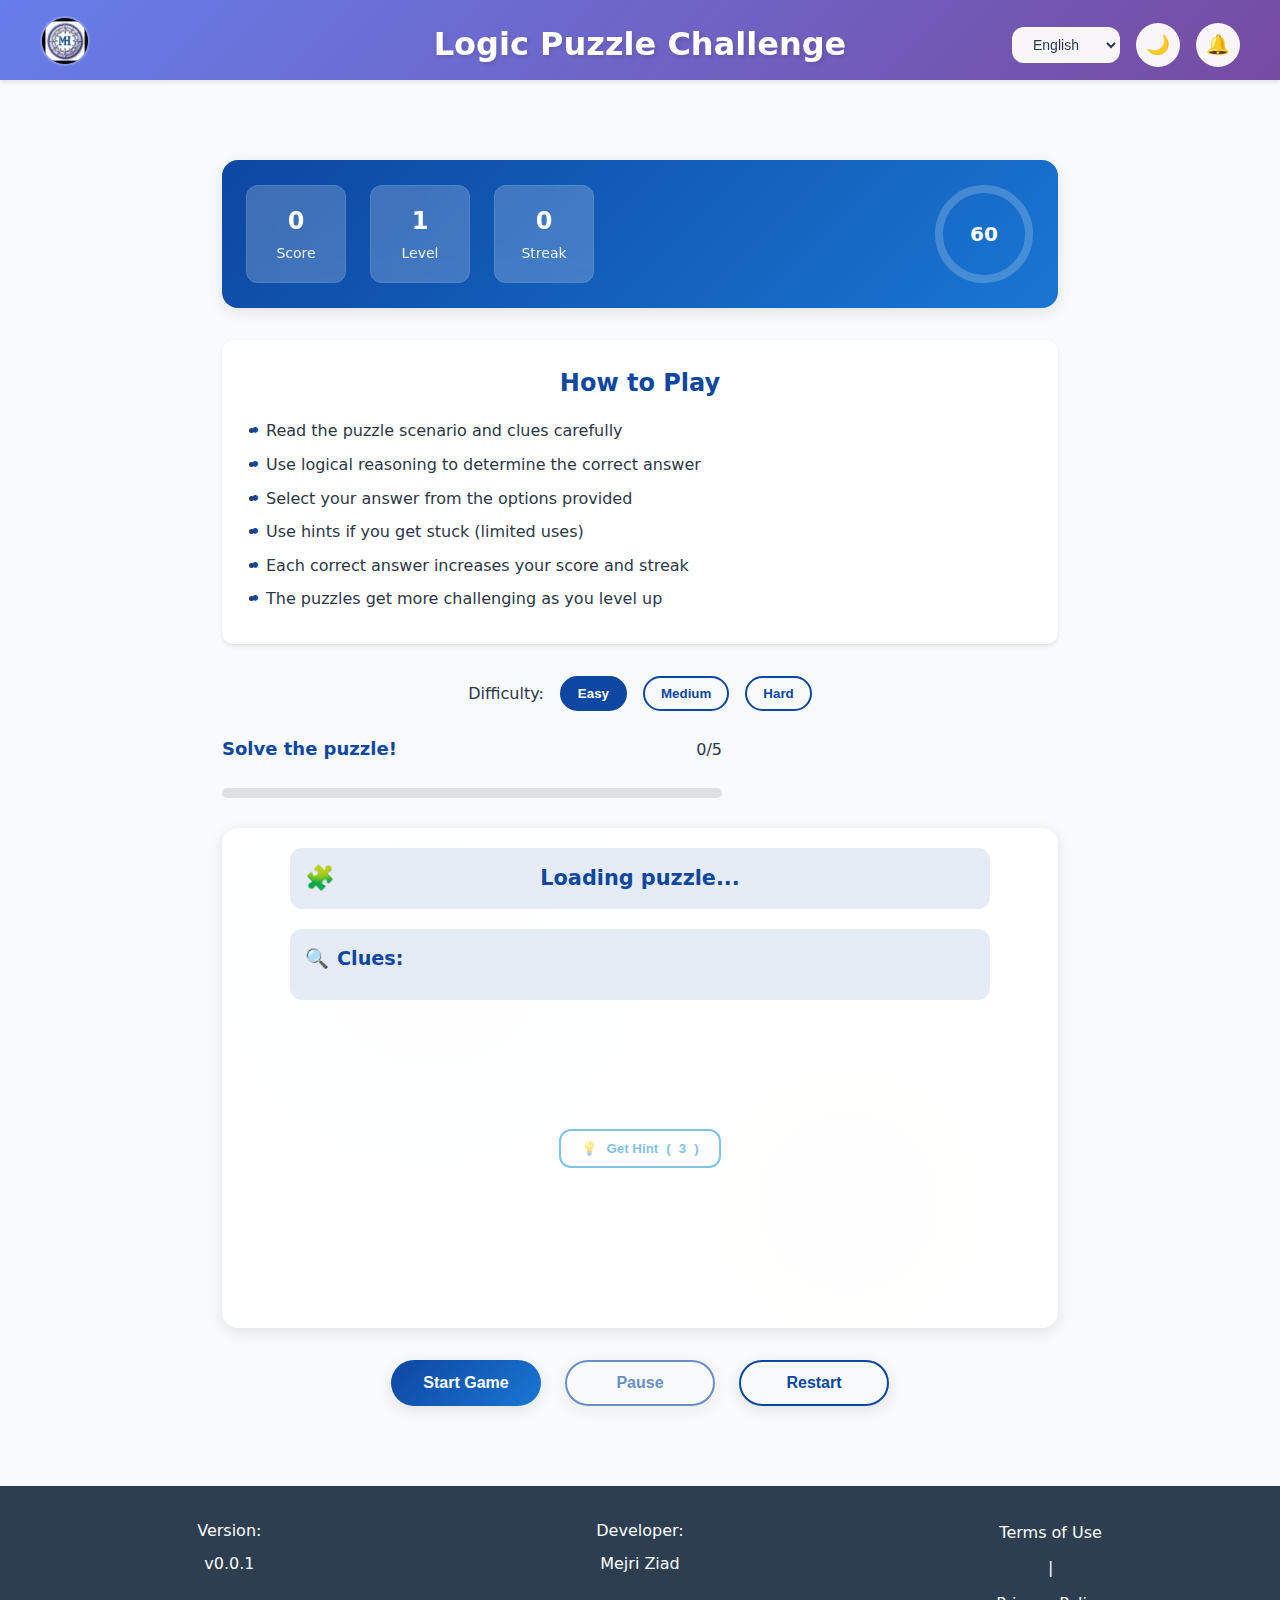
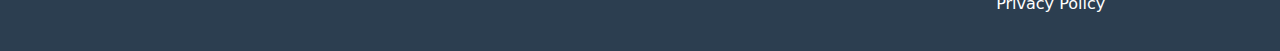
<file: GH-logic-puzzle.html>
<!DOCTYPE html>
<html lang="en">
<head>
    <meta charset="UTF-8">
    <meta name="viewport" content="width=device-width, initial-scale=1.0">
    <title>GameHub - Logic Puzzle Challenge</title>
    <link rel="stylesheet" href="main.css">
    <style>
        /* Game-specific styles - Enigma theme */
        :root {
            /* Logic Puzzle color palette - Enigma theme */
            --game-primary: #0D47A1;
            --game-secondary: #1976D2;
            --game-accent: #FF5722;
            --game-success: #388E3C;
            --game-error: #D32F2F;
            --game-warning: #F57C00;
            --game-info: #0288D1;
            --game-light-bg: #E3F2FD;
            --game-dark-bg: #0A1930;
            --game-card-bg: rgba(255, 255, 255, 0.95);
            --game-dark-card-bg: rgba(20, 40, 70, 0.95);
            --game-clue-bg: rgba(13, 71, 161, 0.1);
            --game-dark-clue-bg: rgba(13, 71, 161, 0.2);
        }

        .GH-game-container {
            max-width: 900px;
            width: 100%;
            margin: 0 auto;
            padding: var(--gh-space-lg);
        }

        .GH-game-header {
            display: flex;
            justify-content: space-between;
            align-items: center;
            margin-bottom: var(--gh-space-lg);
            padding: var(--gh-space-md);
            border-radius: var(--gh-radius-lg);
            background: linear-gradient(135deg, var(--game-primary), var(--game-secondary));
            color: white;
            box-shadow: var(--gh-shadow-md);
        }

        .GH-game-stats {
            display: flex;
            gap: var(--gh-space-md);
        }

        .GH-stat-box {
            background: rgba(255, 255, 255, 0.2);
            padding: var(--gh-space-sm) var(--gh-space-md);
            border-radius: var(--gh-radius-md);
            text-align: center;
            min-width: 100px;
            backdrop-filter: blur(10px);
            border: 1px solid rgba(255, 255, 255, 0.1);
        }

        .GH-stat-value {
            font-size: var(--gh-font-size-2xl);
            font-weight: bold;
            display: block;
        }

        .GH-stat-label {
            font-size: var(--gh-font-size-sm);
            opacity: 0.9;
        }

        .GH-game-area {
            margin: 30px 0;
            padding: 20px;
            border-radius: var(--gh-radius-lg);
            background-color: var(--game-card-bg);
            display: flex;
            flex-direction: column;
            align-items: center;
            box-shadow: var(--gh-shadow-md);
            min-height: 500px;
            justify-content: flex-start;
            position: relative;
            overflow: hidden;
        }

        .GH-dark-mode .GH-game-area {
            background-color: var(--game-dark-card-bg);
        }

        .GH-puzzle-container {
            width: 100%;
            max-width: 700px;
        }

        .GH-scenario {
            font-size: 1.3rem;
            margin-bottom: 20px;
            font-weight: bold;
            color: var(--game-primary);
            text-align: center;
            line-height: 1.5;
            padding: 15px;
            border-radius: var(--gh-radius-md);
            background-color: var(--game-clue-bg);
            position: relative;
        }

        .GH-dark-mode .GH-scenario {
            color: var(--game-accent);
            background-color: var(--game-dark-clue-bg);
        }

        .GH-scenario::before {
            content: '🧩';
            position: absolute;
            left: 15px;
            top: 50%;
            transform: translateY(-50%);
            font-size: 1.5rem;
        }

        [dir="rtl"] .GH-scenario::before {
            left: auto;
            right: 15px;
        }

        .GH-clues-container {
            margin-bottom: 25px;
            padding: 15px;
            border-radius: var(--gh-radius-md);
            background-color: var(--game-clue-bg);
            position: relative;
        }

        .GH-dark-mode .GH-clues-container {
            background-color: var(--game-dark-clue-bg);
        }

        .GH-clues-title {
            font-size: 1.2rem;
            margin-bottom: 10px;
            font-weight: bold;
            color: var(--game-primary);
            display: flex;
            align-items: center;
            gap: 8px;
        }

        .GH-dark-mode .GH-clues-title {
            color: var(--game-accent);
        }

        .GH-clues-list {
            padding-left: 20px;
        }

        .GH-clues-list li {
            margin-bottom: 8px;
            line-height: 1.4;
            position: relative;
            padding-left: 10px;
        }

        .GH-clues-list li::before {
            content: '🔍';
            position: absolute;
            left: -20px;
        }

        [dir="rtl"] .GH-clues-list li {
            padding-left: 0;
            padding-right: 10px;
        }

        [dir="rtl"] .GH-clues-list li::before {
            left: auto;
            right: -20px;
        }

        .GH-options-container {
            display: grid;
            grid-template-columns: repeat(auto-fill, minmax(200px, 1fr));
            gap: 15px;
            margin-bottom: 20px;
        }

        @media (max-width: 768px) {
            .GH-options-container {
                grid-template-columns: 1fr;
            }
        }

        .GH-option-btn {
            padding: 15px;
            border: 2px solid #ddd;
            border-radius: var(--gh-radius-md);
            background-color: white;
            cursor: pointer;
            transition: all 0.3s ease;
            font-size: 1rem;
            font-weight: 500;
            box-shadow: var(--gh-shadow-sm);
            position: relative;
            overflow: hidden;
        }

        .GH-dark-mode .GH-option-btn {
            background-color: var(--game-dark-card-bg);
            border-color: #444;
            color: white;
        }

        .GH-option-btn:hover {
            transform: translateY(-3px);
            box-shadow: var(--gh-shadow-md);
            border-color: var(--game-primary);
        }

        .GH-dark-mode .GH-option-btn:hover {
            border-color: var(--game-accent);
        }

        .GH-option-btn.correct {
            background-color: var(--game-success);
            color: white;
            border-color: var(--game-success);
            animation: pulse 0.5s ease;
        }

        .GH-option-btn.incorrect {
            background-color: var(--game-error);
            color: white;
            border-color: var(--game-error);
            animation: shake 0.5s ease;
        }

        .GH-option-btn.hint-highlight {
            border-color: var(--game-info);
            background-color: rgba(2, 136, 209, 0.1);
        }

        .GH-dark-mode .GH-option-btn.hint-highlight {
            background-color: rgba(2, 136, 209, 0.2);
        }

        @keyframes pulse {
            0% { transform: scale(1); }
            50% { transform: scale(1.05); }
            100% { transform: scale(1); }
        }

        @keyframes shake {
            0%, 100% { transform: translateX(0); }
            20%, 60% { transform: translateX(-5px); }
            40%, 80% { transform: translateX(5px); }
        }

        .GH-result-message {
            text-align: center;
            font-size: 1.3rem;
            margin: 20px 0;
            padding: 15px;
            border-radius: var(--gh-radius-md);
            font-weight: bold;
            min-height: 60px;
            display: flex;
            align-items: center;
            justify-content: center;
            transition: all 0.3s ease;
        }

        .GH-win-message {
            background-color: rgba(56, 142, 60, 0.2);
            color: var(--game-success);
            border: 2px solid var(--game-success);
        }

        .GH-lose-message {
            background-color: rgba(211, 47, 47, 0.2);
            color: var(--game-error);
            border: 2px solid var(--game-error);
        }

        .GH-explanation-container {
            background-color: var(--game-clue-bg);
            padding: 15px;
            border-radius: var(--gh-radius-md);
            margin: 20px 0;
            border-left: 4px solid var(--game-primary);
        }

        .GH-dark-mode .GH-explanation-container {
            background-color: var(--game-dark-clue-bg);
            border-left-color: var(--game-accent);
        }

        [dir="rtl"] .GH-explanation-container {
            border-left: none;
            border-right: 4px solid var(--game-primary);
        }

        [dir="rtl"].GH-dark-mode .GH-explanation-container {
            border-right-color: var(--game-accent);
        }

        .GH-explanation-title {
            font-size: 1.2rem;
            margin-bottom: 10px;
            font-weight: bold;
            color: var(--game-primary);
            display: flex;
            align-items: center;
            gap: 8px;
        }

        .GH-dark-mode .GH-explanation-title {
            color: var(--game-accent);
        }

        .GH-explanation-content {
            line-height: 1.5;
        }

        .GH-game-controls {
            display: flex;
            justify-content: center;
            gap: var(--gh-space-md);
            margin-top: var(--gh-space-lg);
            flex-wrap: wrap;
        }

        .GH-game-btn {
            background: linear-gradient(135deg, var(--game-primary), var(--game-secondary));
            border: none;
            color: white;
            padding: 12px 24px;
            font-size: var(--gh-font-size-base);
            border-radius: 50px;
            cursor: pointer;
            transition: all 0.3s ease;
            box-shadow: var(--gh-shadow-md);
            min-width: 150px;
            font-weight: 600;
            display: flex;
            align-items: center;
            justify-content: center;
            gap: 8px;
        }

        .GH-game-btn:hover {
            transform: translateY(-3px);
            box-shadow: var(--gh-shadow-lg);
        }

        .GH-game-btn:active {
            transform: translateY(1px);
        }

        .GH-game-btn.secondary {
            background: transparent;
            border: 2px solid var(--game-primary);
            color: var(--game-primary);
        }

        .GH-dark-mode .GH-game-btn.secondary {
            color: var(--game-accent);
            border-color: var(--game-accent);
        }

        .GH-game-btn.secondary:hover {
            background: var(--game-primary);
            color: white;
        }

        .GH-dark-mode .GH-game-btn.secondary:hover {
            background: var(--game-accent);
            color: var(--game-dark-bg);
        }

        .GH-game-btn:disabled {
            opacity: 0.6;
            cursor: not-allowed;
            transform: none;
        }

        .GH-game-btn:disabled:hover {
            transform: none;
            box-shadow: var(--gh-shadow-md);
        }

        .GH-level-indicator {
            display: flex;
            justify-content: space-between;
            align-items: center;
            margin-bottom: var(--gh-space-sm);
            width: 100%;
            max-width: 500px;
        }

        .GH-level-text {
            font-size: var(--gh-font-size-lg);
            font-weight: bold;
            color: var(--game-primary);
        }

        .GH-dark-mode .GH-level-text {
            color: var(--game-accent);
        }

        .GH-level-progress {
            width: 100%;
            max-width: 500px;
            height: 10px;
            background-color: rgba(0, 0, 0, 0.1);
            border-radius: 5px;
            margin: var(--gh-space-md) 0;
            overflow: hidden;
        }

        .GH-dark-mode .GH-level-progress {
            background-color: rgba(255, 255, 255, 0.1);
        }

        .GH-progress {
            height: 100%;
            background: linear-gradient(90deg, var(--game-primary), var(--game-accent));
            border-radius: 5px;
            transition: width 0.5s ease;
            position: relative;
        }

        .GH-progress::after {
            content: '';
            position: absolute;
            top: 0;
            left: 0;
            right: 0;
            bottom: 0;
            background: linear-gradient(90deg, transparent, rgba(255,255,255,0.4), transparent);
            animation: shimmer 2s infinite;
        }

        @keyframes shimmer {
            0% { transform: translateX(-100%); }
            100% { transform: translateX(100%); }
        }

        .GH-instructions {
            background-color: var(--game-card-bg);
            padding: var(--gh-space-md);
            border-radius: var(--gh-radius-md);
            margin-bottom: var(--gh-space-lg);
            box-shadow: var(--gh-shadow-sm);
        }

        .GH-dark-mode .GH-instructions {
            background-color: var(--game-dark-card-bg);
        }

        .GH-instructions h2 {
            margin-bottom: var(--gh-space-sm);
            text-align: center;
            color: var(--game-primary);
        }

        .GH-dark-mode .GH-instructions h2 {
            color: var(--game-accent);
        }

        .GH-instructions ul {
            padding-left: 20px;
        }

        .GH-instructions li {
            margin-bottom: 8px;
            position: relative;
        }

        .GH-instructions li::before {
            content: '•';
            color: var(--game-primary);
            font-weight: bold;
            display: inline-block;
            width: 1em;
            margin-left: -1em;
        }

        .GH-dark-mode .GH-instructions li::before {
            color: var(--game-accent);
        }

        [dir="rtl"] .GH-instructions li::before {
            margin-left: 0;
            margin-right: -1em;
        }

        .GH-game-notification {
            position: fixed;
            top: 20px;
            right: 20px;
            padding: var(--gh-space-md);
            border-radius: var(--gh-radius-md);
            color: white;
            font-weight: bold;
            box-shadow: var(--gh-shadow-lg);
            z-index: 1000;
            transform: translateX(150%);
            transition: transform 0.3s ease;
            max-width: 300px;
            display: flex;
            align-items: center;
            gap: 10px;
        }

        .GH-game-notification.show {
            transform: translateX(0);
        }

        .GH-game-notification.success {
            background-color: var(--game-success);
        }

        .GH-game-notification.error {
            background-color: var(--game-error);
        }

        .GH-game-notification.info {
            background-color: var(--game-info);
        }

        .GH-game-notification.warning {
            background-color: var(--game-warning);
            color: var(--gh-dark-text);
        }

        [dir="rtl"] .GH-game-notification {
            right: auto;
            left: 20px;
            transform: translateX(-150%);
        }

        [dir="rtl"] .GH-game-notification.show {
            transform: translateX(0);
        }

        .GH-timer-container {
            position: relative;
            width: 100px;
            height: 100px;
        }

        .GH-timer-circle {
            width: 100%;
            height: 100%;
            transform: rotate(-90deg);
        }

        .GH-timer-background {
            fill: none;
            stroke: rgba(255, 255, 255, 0.2);
            stroke-width: 8;
        }

        .GH-timer-progress {
            fill: none;
            stroke: white;
            stroke-width: 8;
            stroke-linecap: round;
            stroke-dasharray: 283;
            stroke-dashoffset: 283;
            transition: stroke-dashoffset 1s linear;
        }

        .GH-timer-text {
            position: absolute;
            top: 50%;
            left: 50%;
            transform: translate(-50%, -50%);
            font-size: var(--gh-font-size-xl);
            font-weight: bold;
            color: white;
        }

        .GH-game-modal {
            position: fixed;
            top: 0;
            left: 0;
            right: 0;
            bottom: 0;
            background-color: rgba(0, 0, 0, 0.8);
            display: flex;
            align-items: center;
            justify-content: center;
            z-index: 2000;
            opacity: 0;
            visibility: hidden;
            transition: all 0.3s ease;
        }

        .GH-game-modal.active {
            opacity: 1;
            visibility: visible;
        }

        .GH-modal-content {
            background: var(--game-card-bg);
            border-radius: var(--gh-radius-lg);
            padding: var(--gh-space-xl);
            max-width: 500px;
            width: 90%;
            text-align: center;
            box-shadow: var(--gh-shadow-lg);
            transform: scale(0.8);
            transition: transform 0.3s ease;
        }

        .GH-dark-mode .GH-modal-content {
            background: var(--game-dark-card-bg);
        }

        .GH-game-modal.active .GH-modal-content {
            transform: scale(1);
        }

        .GH-modal-title {
            font-size: var(--gh-font-size-3xl);
            margin-bottom: var(--gh-space-md);
            color: var(--game-primary);
        }

        .GH-dark-mode .GH-modal-title {
            color: var(--game-accent);
        }

        .GH-modal-stats {
            display: grid;
            grid-template-columns: repeat(2, 1fr);
            gap: var(--gh-space-md);
            margin: var(--gh-space-lg) 0;
        }

        .GH-modal-stat {
            padding: var(--gh-space-md);
            border-radius: var(--gh-radius-md);
            background: rgba(13, 71, 161, 0.1);
        }

        .GH-modal-stat-value {
            font-size: var(--gh-font-size-2xl);
            font-weight: bold;
            color: var(--game-primary);
        }

        .GH-dark-mode .GH-modal-stat-value {
            color: var(--game-accent);
        }

        .GH-modal-stat-label {
            font-size: var(--gh-font-size-sm);
            opacity: 0.8;
        }

        .GH-difficulty-selector {
            display: flex;
            align-items: center;
            justify-content: center;
            gap: var(--gh-space-sm);
            margin: var(--gh-space-md) 0;
        }

        .GH-difficulty-btn {
            padding: 8px 16px;
            border: 2px solid var(--game-primary);
            background: transparent;
            color: var(--game-primary);
            border-radius: 50px;
            cursor: pointer;
            transition: all 0.3s ease;
            font-weight: 600;
        }

        .GH-dark-mode .GH-difficulty-btn {
            border-color: var(--game-accent);
            color: var(--game-accent);
        }

        .GH-difficulty-btn.active {
            background: var(--game-primary);
            color: white;
        }

        .GH-dark-mode .GH-difficulty-btn.active {
            background: var(--game-accent);
            color: var(--game-dark-bg);
        }

        .GH-hint-section {
            display: flex;
            justify-content: center;
            gap: var(--gh-space-md);
            margin: var(--gh-space-md) 0;
        }

        .GH-hint-btn {
            padding: 10px 20px;
            background: transparent;
            border: 2px solid var(--game-info);
            color: var(--game-info);
            border-radius: var(--gh-radius-md);
            cursor: pointer;
            transition: all 0.3s ease;
            font-weight: 600;
            display: flex;
            align-items: center;
            gap: 8px;
        }

        .GH-dark-mode .GH-hint-btn {
            border-color: var(--game-info);
            color: var(--game-info);
        }

        .GH-hint-btn:hover:not(:disabled) {
            background: var(--game-info);
            color: white;
        }

        .GH-hint-btn:disabled {
            opacity: 0.5;
            cursor: not-allowed;
        }

        /* Puzzle type badges */
        .GH-puzzle-type {
            display: inline-block;
            padding: 5px 10px;
            background-color: var(--game-primary);
            color: white;
            border-radius: 20px;
            font-size: 0.8rem;
            font-weight: bold;
            margin-left: 10px;
        }

        .GH-dark-mode .GH-puzzle-type {
            background-color: var(--game-accent);
        }

        [dir="rtl"] .GH-puzzle-type {
            margin-left: 0;
            margin-right: 10px;
        }

        /* Responsive adjustments */
        @media (max-width: 768px) {
            .GH-game-header {
                flex-direction: column;
                gap: var(--gh-space-md);
            }

            .GH-game-stats {
                order: 2;
            }

            .GH-timer-container {
                order: 1;
            }

            .GH-game-controls {
                flex-direction: column;
                align-items: center;
            }

            .GH-game-btn {
                width: 100%;
                max-width: 300px;
            }

            .GH-scenario {
                font-size: 1.1rem;
                padding: 15px 15px 15px 45px;
            }

            [dir="rtl"] .GH-scenario {
                padding: 15px 45px 15px 15px;
            }

            .GH-scenario::before {
                left: 10px;
            }

            [dir="rtl"] .GH-scenario::before {
                left: auto;
                right: 10px;
            }
        }

        /* Game background pattern */
        .GH-game-area::before {
            content: '';
            position: absolute;
            top: 0;
            left: 0;
            right: 0;
            bottom: 0;
            background-image: 
                radial-gradient(circle at 25% 25%, rgba(13, 71, 161, 0.1) 0%, transparent 50%),
                radial-gradient(circle at 75% 75%, rgba(255, 87, 34, 0.1) 0%, transparent 50%);
            z-index: -1;
        }
    </style>
</head>
<body class="GH-body GH-light-mode">
    <!-- Header -->
    <header class="GH-header">
        <div class="GH-header-content">
            <div class="GH-logo-section">
                <a href="index.html" class="GH-logo-link" data-i18n-title="GH.general.homeTooltip">
                    <img src="assets/icons/icon-96x96.png" alt="Logo" class="GH-general-logo" data-i18n-alt="GH.general.logoAlt">
                </a>
            </div>
            
            <h1 class="GH-title" data-i18n="GH.logicPuzzle.title">Logic Puzzle Challenge</h1>
            
            <div class="GH-controls">
                <select class="GH-language-select" id="languageSelect">
                    <option value="en">English</option>
                    <option value="ar">العربية</option>
                    <option value="fr">Français</option>
                </select>
                
                <button class="GH-mode-toggle" id="modeToggle" data-i18n-title="GH.general.darkMode">
                    <span class="GH-icon">🌙</span>
                </button>
                
                <button class="GH-notification-toggle" id="notificationToggle" data-i18n-title="GH.general.notifications">
                    <span class="GH-icon">🔔</span>
                </button>
            </div>
        </div>
    </header>
    
    <!-- Main Content -->
    <main class="GH-main">
        <div class="GH-game-container">
            <div class="GH-game-header">
                <div class="GH-game-stats">
                    <div class="GH-stat-box">
                        <span class="GH-stat-value" id="score">0</span>
                        <span class="GH-stat-label" data-i18n="GH.logicPuzzle.score">Score</span>
                    </div>
                    <div class="GH-stat-box">
                        <span class="GH-stat-value" id="level">1</span>
                        <span class="GH-stat-label" data-i18n="GH.logicPuzzle.level">Level</span>
                    </div>
                    <div class="GH-stat-box">
                        <span class="GH-stat-value" id="streak">0</span>
                        <span class="GH-stat-label" data-i18n="GH.logicPuzzle.streak">Streak</span>
                    </div>
                </div>
                
                <div class="GH-timer-container">
                    <svg class="GH-timer-circle" viewBox="0 0 100 100">
                        <circle class="GH-timer-background" cx="50" cy="50" r="45"></circle>
                        <circle class="GH-timer-progress" cx="50" cy="50" r="45"></circle>
                    </svg>
                    <div class="GH-timer-text" id="timer">60</div>
                </div>
            </div>
            
            <div class="GH-instructions">
                <h2 data-i18n="GH.logicPuzzle.howToPlay">How to Play</h2>
                <ul>
                    <li data-i18n="GH.logicPuzzle.instruction1">Read the puzzle scenario and clues carefully</li>
                    <li data-i18n="GH.logicPuzzle.instruction2">Use logical reasoning to determine the correct answer</li>
                    <li data-i18n="GH.logicPuzzle.instruction3">Select your answer from the options provided</li>
                    <li data-i18n="GH.logicPuzzle.instruction4">Use hints if you get stuck (limited uses)</li>
                    <li data-i18n="GH.logicPuzzle.instruction5">Each correct answer increases your score and streak</li>
                    <li data-i18n="GH.logicPuzzle.instruction6">The puzzles get more challenging as you level up</li>
                </ul>
            </div>

            <div class="GH-difficulty-selector">
                <span data-i18n="GH.logicPuzzle.difficulty">Difficulty:</span>
                <button class="GH-difficulty-btn active" data-difficulty="easy" data-i18n="GH.logicPuzzle.easy">Easy</button>
                <button class="GH-difficulty-btn" data-difficulty="medium" data-i18n="GH.logicPuzzle.medium">Medium</button>
                <button class="GH-difficulty-btn" data-difficulty="hard" data-i18n="GH.logicPuzzle.hard">Hard</button>
            </div>
            
            <div class="GH-level-indicator">
                <span class="GH-level-text" data-i18n="GH.logicPuzzle.solvePuzzle">Solve the puzzle!</span>
                <span id="progress-text">0/5</span>
            </div>
            
            <div class="GH-level-progress">
                <div id="progress" class="GH-progress" style="width: 0%"></div>
            </div>
            
            <div class="GH-game-area">
                <div class="GH-puzzle-container">
                    <div id="puzzle-scenario" class="GH-scenario">Loading puzzle...</div>
                    
                    <div class="GH-clues-container">
                        <div class="GH-clues-title">
                            <span>🔍</span>
                            <span data-i18n="GH.logicPuzzle.clues">Clues:</span>
                        </div>
                        <ul id="clues-list" class="GH-clues-list">
                            <!-- Clues will be inserted here -->
                        </ul>
                    </div>
                    
                    <div id="options-container" class="GH-options-container">
                        <!-- Options will be inserted here -->
                    </div>
                    
                    <div id="result-message" class="GH-result-message"></div>
                    
                    <div id="explanation-container" class="GH-explanation-container" style="display: none;">
                        <div class="GH-explanation-title">
                            <span>💡</span>
                            <span data-i18n="GH.logicPuzzle.explanation">Explanation:</span>
                        </div>
                        <div id="explanation-content" class="GH-explanation-content">
                            <!-- Explanation will be inserted here -->
                        </div>
                    </div>
                    
                    <div class="GH-hint-section">
                        <button id="hint-btn" class="GH-hint-btn" disabled>
                            <span>💡</span> <span data-i18n="GH.logicPuzzle.getHint">Get Hint</span> (<span id="hint-count">3</span>)
                        </button>
                    </div>
                </div>
            </div>
            
            <div class="GH-game-controls">
                <button id="start-btn" class="GH-game-btn" data-i18n="GH.logicPuzzle.startGame">
                    <span>▶️</span> Start Game
                </button>
                <button id="pause-btn" class="GH-game-btn secondary" data-i18n="GH.logicPuzzle.pause" disabled>
                    <span>⏸️</span> Pause
                </button>
                <button id="restart-btn" class="GH-game-btn secondary" data-i18n="GH.logicPuzzle.restart">
                    <span>🔄</span> Restart
                </button>
            </div>
        </div>
    </main>
    
    <!-- Footer -->
    <footer class="GH-footer">
        <div class="GH-footer-content">
            <div class="GH-footer-column">
                <span data-i18n="GH.general.version">Version:</span>
                <span>v0.0.1</span>
            </div>
            
            <div class="GH-footer-column">
                <span data-i18n="GH.general.developer">Developer:</span>
                <span>Mejri Ziad</span>
            </div>
            
            <div class="GH-footer-column">
                <a href="#" data-i18n="GH.general.terms">Terms of Use</a>
                <span> | </span>
                <a href="#" data-i18n="GH.general.privacy">Privacy Policy</a>
            </div>
        </div>
    </footer>
    
    <!-- Game Notification -->
    <div class="GH-game-notification" id="game-notification" style="display: none;"></div>
    
    <!-- Game Over Modal -->
    <div class="GH-game-modal" id="game-over-modal">
        <div class="GH-modal-content">
            <h2 class="GH-modal-title" data-i18n="GH.logicPuzzle.gameOver">Game Over!</h2>
            <div class="GH-modal-stats">
                <div class="GH-modal-stat">
                    <div class="GH-modal-stat-value" id="final-score">0</div>
                    <div class="GH-modal-stat-label" data-i18n="GH.logicPuzzle.finalScore">Final Score</div>
                </div>
                <div class="GH-modal-stat">
                    <div class="GH-modal-stat-value" id="final-level">1</div>
                    <div class="GH-modal-stat-label" data-i18n="GH.logicPuzzle.levelReached">Level Reached</div>
                </div>
                <div class="GH-modal-stat">
                    <div class="GH-modal-stat-value" id="puzzles-solved">0</div>
                    <div class="GH-modal-stat-label" data-i18n="GH.logicPuzzle.puzzlesSolved">Puzzles Solved</div>
                </div>
                <div class="GH-modal-stat">
                    <div class="GH-modal-stat-value" id="accuracy">0%</div>
                    <div class="GH-modal-stat-label" data-i18n="GH.logicPuzzle.accuracy">Accuracy</div>
                </div>
            </div>
            <div class="GH-game-controls">
                <button id="play-again-btn" class="GH-game-btn" data-i18n="GH.logicPuzzle.playAgain">Play Again</button>
                <button id="main-menu-btn" class="GH-game-btn secondary" data-i18n="GH.logicPuzzle.mainMenu">Main Menu</button>
            </div>
        </div>
    </div>
    
    <!-- Include JavaScript files -->
    <script src="translation.js"></script>
    <script src="global.js"></script>
	<!-- Include puzzle data -->
<script src="data-logic-puzzle.js"></script>
    <script>
        // Game state variables
        let gameInterval;
        let gameTime = 60;
        let gameScore = 0;
        let gameLevel = 1;
        let isGameActive = false;
        let isGamePaused = false;
        let puzzlesSolved = 0;
        let totalAttempts = 0;
        let correctAttempts = 0;
        let currentStreak = 0;
        let maxStreak = 0;
        let currentDifficulty = 'easy';
        let hintsRemaining = 3;
        let currentPuzzle = null;
        
        // Puzzle database with enhanced content
const puzzles = window.logicPuzzles || {};
        
        // DOM elements
        const timerElement = document.getElementById('timer');
        const scoreElement = document.getElementById('score');
        const levelElement = document.getElementById('level');
        const streakElement = document.getElementById('streak');
        const puzzleScenario = document.getElementById('puzzle-scenario');
        const cluesList = document.getElementById('clues-list');
        const optionsContainer = document.getElementById('options-container');
        const resultMessage = document.getElementById('result-message');
        const explanationContainer = document.getElementById('explanation-container');
        const explanationContent = document.getElementById('explanation-content');
        const startBtn = document.getElementById('start-btn');
        const pauseBtn = document.getElementById('pause-btn');
        const restartBtn = document.getElementById('restart-btn');
        const hintBtn = document.getElementById('hint-btn');
        const hintCountElement = document.getElementById('hint-count');
        const gameNotification = document.getElementById('game-notification');
        const gameOverModal = document.getElementById('game-over-modal');
        const finalScoreElement = document.getElementById('final-score');
        const finalLevelElement = document.getElementById('final-level');
        const puzzlesSolvedElement = document.getElementById('puzzles-solved');
        const accuracyElement = document.getElementById('accuracy');
        const playAgainBtn = document.getElementById('play-again-btn');
        const mainMenuBtn = document.getElementById('main-menu-btn');
        const timerProgress = document.querySelector('.GH-timer-progress');
        const progressBar = document.getElementById('progress');
        const progressText = document.getElementById('progress-text');
        const difficultyButtons = document.querySelectorAll('.GH-difficulty-btn');
        // language change listener to regenerate puzzles
document.getElementById('languageSelect').addEventListener('change', function() {
    const newLang = this.value;
    window.changeLanguage(newLang).then(() => {
        // Regenerate puzzle with new language if game is active
        if (isGameActive && currentPuzzle) {
            generatePuzzle();
        }
    });
});
        // Event listeners
        startBtn.addEventListener('click', startGame);
        pauseBtn.addEventListener('click', togglePause);
        restartBtn.addEventListener('click', restartGame);
        hintBtn.addEventListener('click', useHint);
        playAgainBtn.addEventListener('click', playAgain);
        mainMenuBtn.addEventListener('click', goToMainMenu);
        
        difficultyButtons.forEach(btn => {
            btn.addEventListener('click', function() {
                difficultyButtons.forEach(b => b.classList.remove('active'));
                this.classList.add('active');
                currentDifficulty = this.getAttribute('data-difficulty');
                if (isGameActive) {
                    restartGame();
                }
            });
        });
        
        // Game functions
        function startGame() {
            isGameActive = true;
            isGamePaused = false;
            
            // Reset game state
            gameTime = 60;
            gameScore = 0;
            gameLevel = 1;
            puzzlesSolved = 0;
            totalAttempts = 0;
            correctAttempts = 0;
            currentStreak = 0;
            maxStreak = 0;
            hintsRemaining = 3;
            
            updateUI();
            startBtn.disabled = true;
            pauseBtn.disabled = false;
            hintBtn.disabled = false;
            
            // Generate first puzzle
            generatePuzzle();
            
            // Start timer
            clearInterval(gameInterval);
            gameInterval = setInterval(updateGame, 1000);
            
            showTranslatableNotification('GH.logicPuzzle.gameStarted', 'info');
        }
        
        function updateGame() {
            if (!isGameActive || isGamePaused) return;
            
            gameTime--;
            updateTimer();
            
            if (gameTime <= 0) {
                endGame();
            }
        }
        
        function updateTimer() {
            timerElement.textContent = gameTime;
            const progress = (gameTime / 60) * 283;
            timerProgress.style.strokeDashoffset = progress;
            
            // Change color based on time remaining
            if (gameTime <= 10) {
                timerProgress.style.stroke = 'var(--game-error)';
            } else if (gameTime <= 20) {
                timerProgress.style.stroke = 'var(--game-warning)';
            } else {
                timerProgress.style.stroke = 'white';
            }
        }
        
        function togglePause() {
            isGamePaused = !isGamePaused;
            const pauseIcon = isGamePaused ? '▶️' : '⏸️';
            const pauseText = isGamePaused ? 
                getTranslation('GH.logicPuzzle.resume', 'Resume') : 
                getTranslation('GH.logicPuzzle.pause', 'Pause');
            pauseBtn.innerHTML = `<span>${pauseIcon}</span> ${pauseText}`;
            
            const messageKey = isGamePaused ? 'GH.logicPuzzle.gamePaused' : 'GH.logicPuzzle.gameResumed';
            showTranslatableNotification(messageKey, 'info');
        }

        function restartGame() {
            if (isGameActive) {
                showTranslatableNotification('GH.logicPuzzle.restartConfirm', 'warning');
                clearInterval(gameInterval);
                startGame();
            } else {
                clearInterval(gameInterval);
                startGame();
            }
        }
        
        function playAgain() {
            gameOverModal.classList.remove('active');
            startGame();
        }
        
        function goToMainMenu() {
            gameOverModal.classList.remove('active');
            window.location.href = 'index.html';
        }
        
        function generatePuzzle() {
    // Clear previous options
    optionsContainer.innerHTML = '';
    cluesList.innerHTML = '';
    resultMessage.textContent = '';
    resultMessage.className = 'GH-result-message';
    explanationContainer.style.display = 'none';
    
    // Get puzzles for current language, fallback to English if not available
    const currentLang = window.currentLanguage || 'en';
    console.log('Current language:', currentLang, 'Difficulty:', currentDifficulty);
    console.log('Available puzzles:', puzzles);
    
    // Safely access the puzzle data - FIXED: Properly navigate the puzzle structure
    let puzzleList = [];
    
    // Check if puzzles exist for current language and difficulty
    if (puzzles && puzzles[currentLang]) {
        console.log(`Found puzzles for language: ${currentLang}`, puzzles[currentLang]);
        
        if (puzzles[currentLang][currentDifficulty]) {
            puzzleList = puzzles[currentLang][currentDifficulty];
            console.log(`Found ${puzzleList.length} puzzles for ${currentLang}/${currentDifficulty}`);
        } else {
            console.warn(`No puzzles found for difficulty: ${currentDifficulty} in language: ${currentLang}`);
        }
    }
    
    // Fallback to English if no puzzles found for current language
    if (puzzleList.length === 0 && currentLang !== 'en') {
        console.log(`Falling back to English puzzles`);
        if (puzzles && puzzles['en'] && puzzles['en'][currentDifficulty]) {
            puzzleList = puzzles['en'][currentDifficulty];
        }
    }
    
    if (puzzleList.length === 0) {
        puzzleScenario.textContent = getTranslation('GH.logicPuzzle.noPuzzles', 'No puzzles available for this difficulty.');
        return;
    }
    
    const randomIndex = Math.floor(Math.random() * puzzleList.length);
    currentPuzzle = puzzleList[randomIndex];
    
    console.log('Selected puzzle:', currentPuzzle);
    
    // Display puzzle scenario with type badge
    puzzleScenario.innerHTML = currentPuzzle.scenario + 
        `<span class="GH-puzzle-type">${currentPuzzle.type}</span>`;
    
    // Display clues
    currentPuzzle.clues.forEach(clue => {
        const clueItem = document.createElement('li');
        clueItem.textContent = clue;
        cluesList.appendChild(clueItem);
    });
    
    // Create option buttons
    currentPuzzle.options.forEach((option, index) => {
        const optionBtn = document.createElement('button');
        optionBtn.className = 'GH-option-btn';
        optionBtn.textContent = option;
        optionBtn.dataset.index = index;
        
        optionBtn.addEventListener('click', () => {
            if (!isGameActive || isGamePaused) return;
            
            totalAttempts++;
            
            // Disable all buttons during feedback
            const allButtons = document.querySelectorAll('.GH-option-btn');
            allButtons.forEach(btn => {
                btn.disabled = true;
            });
            
            if (parseInt(optionBtn.dataset.index) === currentPuzzle.correctAnswer) {
                // Correct answer
                handleCorrectAnswer();
                optionBtn.classList.add('correct');
            } else {
                // Wrong answer
                handleWrongAnswer();
                optionBtn.classList.add('incorrect');
                
                // Highlight correct answer
                setTimeout(() => {
                    const correctBtn = document.querySelector(`.GH-option-btn[data-index="${currentPuzzle.correctAnswer}"]`);
                    if (correctBtn) {
                        correctBtn.classList.add('correct');
                    }
                }, 500);
            }
            
            // Show explanation
            explanationContent.textContent = currentPuzzle.explanation;
            explanationContainer.style.display = 'block';
        });
        
        optionsContainer.appendChild(optionBtn);
    });
}
        
        function useHint() {
            if (hintsRemaining <= 0) return;
            
            hintsRemaining--;
            hintCountElement.textContent = hintsRemaining;
            
            if (hintsRemaining <= 0) {
                hintBtn.disabled = true;
            }
            
            // Remove one incorrect option
            const optionButtons = document.querySelectorAll('.GH-option-btn');
            const incorrectOptions = Array.from(optionButtons).filter(btn => 
                parseInt(btn.dataset.index) !== currentPuzzle.correctAnswer
            );
            
            if (incorrectOptions.length > 1) {
                const randomIncorrect = incorrectOptions[Math.floor(Math.random() * incorrectOptions.length)];
                randomIncorrect.style.display = 'none';
                
                showTranslatableNotification('GH.logicPuzzle.hintUsed', 'info');
            }
        }
        
        function handleCorrectAnswer() {
            currentStreak++;
            maxStreak = Math.max(maxStreak, currentStreak);
            
            // Calculate score based on level, streak, and difficulty
            let points = gameLevel * 10; // Higher levels give more points
            
            switch(currentDifficulty) {
                case 'medium': points *= 1.5; break;
                case 'hard': points *= 2; break;
            }
            
            if (currentStreak >= 3) points += Math.floor(currentStreak / 3) * 5;
            
            gameScore += Math.round(points);
            puzzlesSolved++;
            correctAttempts++;
            
            scoreElement.textContent = gameScore;
            streakElement.textContent = currentStreak;
            
            // Check for level up
            if (puzzlesSolved % 5 === 0) {
                gameLevel++;
                levelElement.textContent = gameLevel;
                
                const levelUpMessage = `${getTranslation('GH.logicPuzzle.levelUp', 'Level Up!')} ${getTranslation('GH.logicPuzzle.nowAtLevel', 'Now at Level')} ${gameLevel}`;
                resultMessage.textContent = levelUpMessage;
                resultMessage.className = 'GH-result-message GH-win-message';
                
                showTranslatableNotification('GH.logicPuzzle.levelUp', 'success');
            } else {
                resultMessage.textContent = getTranslation('GH.logicPuzzle.correct', 'Correct!');
                resultMessage.className = 'GH-result-message GH-win-message';
            }
            
            // Update progress
            updateProgress();
            
            // Generate next puzzle after delay
            setTimeout(generatePuzzle, 3000);
        }
        
        function handleWrongAnswer() {
            currentStreak = 0;
            puzzlesSolved++;
            
            gameScore = Math.max(0, gameScore - 5); // Lose points for wrong answer
            scoreElement.textContent = gameScore;
            streakElement.textContent = currentStreak;
            
            resultMessage.textContent = getTranslation('GH.logicPuzzle.incorrect', 'Incorrect! Try the next puzzle.');
            resultMessage.className = 'GH-result-message GH-lose-message';
            
            // Update progress
            updateProgress();
            
            // Generate next puzzle after delay
            setTimeout(generatePuzzle, 3000);
        }
        
        function updateProgress() {
            const progress = (puzzlesSolved % 5) * 20;
            progressBar.style.width = `${progress}%`;
            progressText.textContent = `${puzzlesSolved % 5}/5`;
        }
        
        function updateUI() {
            scoreElement.textContent = gameScore;
            levelElement.textContent = gameLevel;
            streakElement.textContent = currentStreak;
            hintCountElement.textContent = hintsRemaining;
            updateProgress();
        }
        
        function endGame() {
            isGameActive = false;
            clearInterval(gameInterval);
            
            // Calculate accuracy
            const accuracy = totalAttempts > 0 ? Math.round((correctAttempts / totalAttempts) * 100) : 0;
            
            // Update modal with final stats
            finalScoreElement.textContent = gameScore;
            finalLevelElement.textContent = gameLevel;
            puzzlesSolvedElement.textContent = puzzlesSolved;
            accuracyElement.textContent = accuracy + '%';
            
            // Show game over modal
            setTimeout(() => {
                gameOverModal.classList.add('active');
            }, 500);
            
            // Reset buttons
            startBtn.disabled = false;
            pauseBtn.disabled = true;
            hintBtn.disabled = true;
            
            const gameOverMessage = `${getTranslation('GH.logicPuzzle.gameOver', 'Game Over!')} ${getTranslation('GH.logicPuzzle.finalScore', 'Final Score')}: ${gameScore}`;
            showNotification(gameOverMessage, 'info');
        }
        
        // Enhanced notification function that supports translation keys
        function showTranslatableNotification(messageKey, type) {
            const translations = window.getTranslations ? window.getTranslations() : {};
            
            // Remove 'GH.' prefix if present and split the key
            const cleanKey = messageKey.replace(/^GH\./, '');
            const keys = cleanKey.split('.');
            
            let message = keys.reduce((obj, key) => {
                return obj && obj[key] !== undefined ? obj[key] : undefined;
            }, translations);
            
            // Fallback if translation not found
            if (!message || typeof message !== 'string') {
                console.warn(`Translation not found for key: ${messageKey}`);
                message = getFallbackGameMessage(cleanKey);
            }
            
            showNotification(message, type);
        }

        function getFallbackGameMessage(key) {
            const fallbackMessages = {
                'logicPuzzle.gameStarted': 'Game started! Good luck!',
                'logicPuzzle.gamePaused': 'Game paused',
                'logicPuzzle.gameResumed': 'Game resumed',
                'logicPuzzle.restartConfirm': 'Are you sure you want to restart? Your progress will be lost.',
                'logicPuzzle.correct': 'Correct!',
                'logicPuzzle.incorrect': 'Incorrect! Try the next puzzle.',
                'logicPuzzle.levelUp': 'Level Up!',
                'logicPuzzle.gameOver': 'Game Over!',
                'logicPuzzle.hintUsed': 'Hint used! One incorrect option removed.'
            };
            
            return fallbackMessages[key] || key;
        }

        function showNotification(message, type) {
            gameNotification.textContent = message;
            gameNotification.className = `GH-game-notification ${type}`;
            gameNotification.style.display = 'block';
            gameNotification.classList.add('show');
            
            setTimeout(() => {
                gameNotification.classList.remove('show');
                setTimeout(() => {
                    gameNotification.style.display = 'none';
                }, 300);
            }, 3000);
        }
        
        // Helper function to get translations
        function getTranslation(key, fallback) {
            const translations = window.getTranslations ? window.getTranslations() : {};
            
            // Remove 'GH.' prefix if present and split the key
            const cleanKey = key.replace(/^GH\./, '');
            const keys = cleanKey.split('.');
            
            let value = keys.reduce((obj, k) => {
                return obj && obj[k] !== undefined ? obj[k] : undefined;
            }, translations);
            
            return value && typeof value === 'string' ? value : fallback;
        }
        
        // Initialize timer display
        updateTimer();
    </script>
    
    <script>
        // Object specific translations for GH-logic-puzzle.html
        window.GHObjectTranslations = window.GHObjectTranslations || {
            en: {
                logicPuzzle: {
                    title: "Logic Puzzle Challenge",
                    description: "Test your logical reasoning with challenging puzzles!",
                    howToPlay: "How to Play",
                    instruction1: "Read the puzzle scenario and clues carefully",
                    instruction2: "Use logical reasoning to determine the correct answer",
                    instruction3: "Select your answer from the options provided",
                    instruction4: "Use hints if you get stuck (limited uses)",
                    instruction5: "Each correct answer increases your score and streak",
                    instruction6: "The puzzles get more challenging as you level up",
                    time: "Time",
                    score: "Score",
                    level: "Level",
                    streak: "Streak",
                    solvePuzzle: "Solve the puzzle!",
                    clues: "Clues:",
                    explanation: "Explanation:",
                    getHint: "Get Hint",
                    startGame: "Start Game",
                    pause: "Pause",
                    resume: "Resume",
                    restart: "Restart",
                    playAgain: "Play Again",
                    mainMenu: "Main Menu",
                    correct: "Correct!",
                    incorrect: "Incorrect! Try the next puzzle.",
                    levelUp: "Level Up!",
                    nowAtLevel: "Now at Level",
                    gameOver: "Game Over!",
                    finalScore: "Final Score",
                    levelReached: "Level Reached",
                    puzzlesSolved: "Puzzles Solved",
                    accuracy: "Accuracy",
                    gameStarted: "Game started! Good luck!",
                    gamePaused: "Game paused",
                    gameResumed: "Game resumed",
                    restartConfirm: "Are you sure you want to restart? Your progress will be lost.",
                    hintUsed: "Hint used! One incorrect option removed.",
                    difficulty: "Difficulty:",
                    easy: "Easy",
                    medium: "Medium",
                    hard: "Hard"
                }
            },
            ar: {
                logicPuzzle: {
                    title: "تحدي الألغاز المنطقية",
                    description: "اختبر تفكيرك المنطقي بألغاز صعبة!",
                    howToPlay: "كيفية اللعب",
                    instruction1: "اقرأ سيناريو اللغز والأدلة بعناية",
                    instruction2: "استخدم التفكير المنطقي لتحديد الإجابة الصحيحة",
                    instruction3: "اختر إجابتك من الخيارات المتاحة",
                    instruction4: "استخدم التلميحات إذا علقت (استخدامات محدودة)",
                    instruction5: "كل إجابة صحيحة تزيد من نقاطك وتتابعك",
                    instruction6: "تصبح الألغاز أكثر صعوبة كلما ارتفع مستواك",
                    time: "الوقت",
                    score: "النقاط",
                    level: "المستوى",
                    streak: "التتابع",
                    solvePuzzle: "حل اللغز!",
                    clues: "الأدلة:",
                    explanation: "الشرح:",
                    getHint: "احصل على تلميح",
                    startGame: "ابدأ اللعبة",
                    pause: "إيقاف مؤقت",
                    resume: "استئناف",
                    restart: "إعادة التشغيل",
                    playAgain: "العب مرة أخرى",
                    mainMenu: "القائمة الرئيسية",
                    correct: "صحيح!",
                    incorrect: "خطأ! حاول في اللغز التالي.",
                    levelUp: "تمت ترقية المستوى!",
                    nowAtLevel: "الآن في المستوى",
                    gameOver: "انتهت اللعبة!",
                    finalScore: "النتيجة النهائية",
                    levelReached: "المستوى الذي تم الوصول إليه",
                    puzzlesSolved: "الألغاز المحلولة",
                    accuracy: "الدقة",
                    gameStarted: "بدأت اللعبة! حظاً طيباً!",
                    gamePaused: "تم إيقاف اللعبة مؤقتاً",
                    gameResumed: "تم استئناف اللعبة",
                    restartConfirm: "هل أنت متأكد أنك تريد إعادة التشغيل؟ سيتم فقدان تقدمك.",
                    hintUsed: "تم استخدام التلميح! تمت إزالة خيار غير صحيح.",
                    difficulty: "الصعوبة:",
                    easy: "سهل",
                    medium: "متوسط",
                    hard: "صعب"
                }
            },
            fr: {
                logicPuzzle: {
                    title: "Défi de Puzzles Logiques",
                    description: "Testez votre raisonnement logique avec des puzzles stimulants!",
                    howToPlay: "Comment Jouer",
                    instruction1: "Lisez attentivement le scénario du puzzle et les indices",
                    instruction2: "Utilisez le raisonnement logique pour déterminer la bonne réponse",
                    instruction3: "Sélectionnez votre réponse parmi les options proposées",
                    instruction4: "Utilisez des indices si vous êtes bloqué (utilisations limitées)",
                    instruction5: "Chaque bonne réponse augmente votre score et votre série",
                    instruction6: "Les puzzles deviennent plus difficiles à mesure que vous montez de niveau",
                    time: "Temps",
                    score: "Score",
                    level: "Niveau",
                    streak: "Série",
                    solvePuzzle: "Résolvez le puzzle!",
                    clues: "Indices:",
                    explanation: "Explication:",
                    getHint: "Obtenir un Indice",
                    startGame: "Commencer le Jeu",
                    pause: "Pause",
                    resume: "Reprendre",
                    restart: "Redémarrer",
                    playAgain: "Rejouer",
                    mainMenu: "Menu Principal",
                    correct: "Correct!",
                    incorrect: "Incorrect! Essayez le puzzle suivant.",
                    levelUp: "Niveau Supérieur!",
                    nowAtLevel: "Maintenant au Niveau",
                    gameOver: "Jeu Terminé!",
                    finalScore: "Score Final",
                    levelReached: "Niveau Atteint",
                    puzzlesSolved: "Puzzles Résolus",
                    accuracy: "Précision",
                    gameStarted: "Jeu commencé! Bonne chance!",
                    gamePaused: "Jeu en pause",
                    gameResumed: "Jeu repris",
                    restartConfirm: "Êtes-vous sûr de vouloir redémarrer? Votre progression sera perdue.",
                    hintUsed: "Indice utilisé! Une option incorrecte a été supprimée.",
                    difficulty: "Difficulté:",
                    easy: "Facile",
                    medium: "Moyen",
                    hard: "Difficile"
                }
            }
        };
    </script>
</body>
</html>
</file>
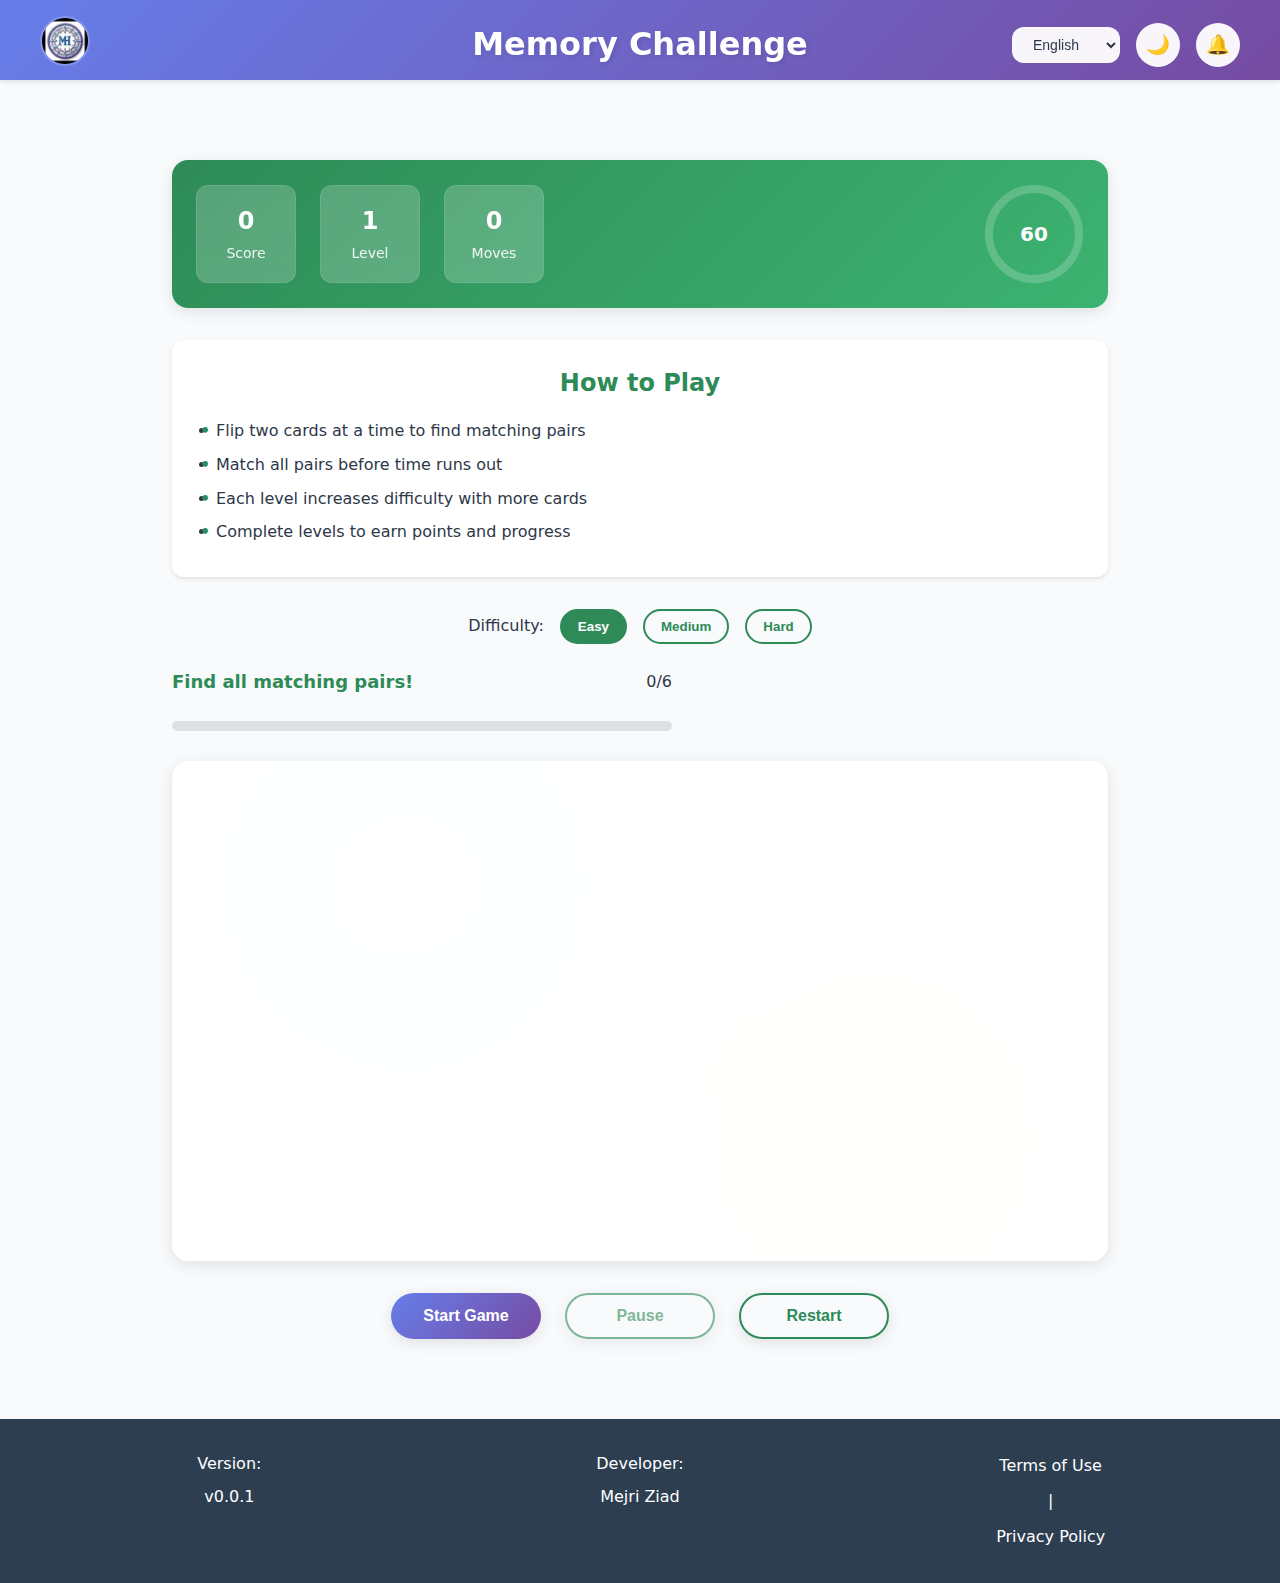
<file: GH-memory-challenge.html>
<!DOCTYPE html>
<html lang="en">
<head>
    <meta charset="UTF-8">
    <meta name="viewport" content="width=device-width, initial-scale=1.0">
    <title>GameHub - Memory Challenge</title>
    <link rel="stylesheet" href="main.css">
    <style>
        /* Game-specific styles - New color palette */
        :root {
            /* Memory Challenge color palette - Forest theme */
            --game-primary: #2E8B57;
            --game-secondary: #3CB371;
            --game-accent: #FFD700;
            --game-success: #32CD32;
            --game-error: #FF6B6B;
            --game-warning: #FFA500;
            --game-light-bg: #F0FFF0;
            --game-dark-bg: #1A3C27;
            --game-card-bg: rgba(255, 255, 255, 0.95);
            --game-dark-card-bg: rgba(40, 80, 60, 0.95);
            --game-card-front: linear-gradient(135deg, #2E8B57, #3CB371);
            --game-card-back: linear-gradient(135deg, #FFD700, #FFA500);
        }

        .GH-game-container {
            max-width: 1000px;
            width: 100%;
            margin: 0 auto;
            padding: var(--gh-space-lg);
        }

        .GH-game-header {
            display: flex;
            justify-content: space-between;
            align-items: center;
            margin-bottom: var(--gh-space-lg);
            padding: var(--gh-space-md);
            border-radius: var(--gh-radius-lg);
            background: linear-gradient(135deg, var(--game-primary), var(--game-secondary));
            color: white;
            box-shadow: var(--gh-shadow-md);
        }

        .GH-game-stats {
            display: flex;
            gap: var(--gh-space-md);
        }

        .GH-stat-box {
            background: rgba(255, 255, 255, 0.2);
            padding: var(--gh-space-sm) var(--gh-space-md);
            border-radius: var(--gh-radius-md);
            text-align: center;
            min-width: 100px;
            backdrop-filter: blur(10px);
            border: 1px solid rgba(255, 255, 255, 0.1);
        }

        .GH-stat-value {
            font-size: var(--gh-font-size-2xl);
            font-weight: bold;
            display: block;
        }

        .GH-stat-label {
            font-size: var(--gh-font-size-sm);
            opacity: 0.9;
        }

        .GH-game-area {
            margin: 30px 0;
            padding: 20px;
            border-radius: var(--gh-radius-lg);
            background-color: var(--game-card-bg);
            display: flex;
            flex-direction: column;
            align-items: center;
            box-shadow: var(--gh-shadow-md);
            min-height: 500px;
            justify-content: center;
            position: relative;
            overflow: hidden;
        }

        .GH-dark-mode .GH-game-area {
            background-color: var(--game-dark-card-bg);
        }

        .GH-memory-grid {
            display: grid;
            grid-template-columns: repeat(4, 1fr);
            gap: 15px;
            margin: 20px auto;
            max-width: 500px;
        }

        @media (min-width: 768px) {
            .GH-memory-grid {
                grid-template-columns: repeat(4, 1fr);
                gap: 20px;
                max-width: 600px;
            }
        }

        .GH-memory-card {
            width: 100px;
            height: 120px;
            perspective: 1000px;
            cursor: pointer;
            position: relative;
        }

        @media (max-width: 768px) {
            .GH-memory-card {
                width: 80px;
                height: 100px;
            }
        }

        @media (max-width: 480px) {
            .GH-memory-card {
                width: 70px;
                height: 90px;
            }
        }

        .GH-card-inner {
            position: relative;
            width: 100%;
            height: 100%;
            text-align: center;
            transition: transform 0.6s;
            transform-style: preserve-3d;
            border-radius: var(--gh-radius-md);
            box-shadow: 0 4px 8px rgba(0, 0, 0, 0.1);
        }

        .GH-memory-card.flipped .GH-card-inner {
            transform: rotateY(180deg);
        }

        .GH-memory-card.matched .GH-card-inner {
            transform: rotateY(180deg);
            box-shadow: 0 0 15px var(--game-success);
            animation: pulseMatch 1.5s infinite;
        }

        .GH-card-front, .GH-card-back {
            position: absolute;
            width: 100%;
            height: 100%;
            -webkit-backface-visibility: hidden;
            backface-visibility: hidden;
            border-radius: var(--gh-radius-md);
            display: flex;
            align-items: center;
            justify-content: center;
            font-size: 2rem;
            font-weight: bold;
            color: white;
        }

        .GH-card-front {
            background: var(--game-card-front);
            transform: rotateY(180deg);
            flex-direction: column;
            gap: 5px;
        }

        .GH-card-back {
            background: var(--game-card-back);
            font-size: 1.8rem;
        }

        .GH-card-icon {
            font-size: 2.5rem;
            line-height: 1;
        }

        .GH-card-number {
            font-size: 1.2rem;
            opacity: 0.9;
        }

        .GH-game-controls {
            display: flex;
            justify-content: center;
            gap: var(--gh-space-md);
            margin-top: var(--gh-space-lg);
            flex-wrap: wrap;
        }

        .GH-game-btn {
            background: var(--gh-gradient-primary);
            border: none;
            color: white;
            padding: 12px 24px;
            font-size: var(--gh-font-size-base);
            border-radius: 50px;
            cursor: pointer;
            transition: all 0.3s ease;
            box-shadow: var(--gh-shadow-md);
            min-width: 150px;
            font-weight: 600;
            display: flex;
            align-items: center;
            justify-content: center;
            gap: 8px;
        }

        .GH-game-btn:hover {
            transform: translateY(-3px);
            box-shadow: var(--gh-shadow-lg);
        }

        .GH-game-btn:active {
            transform: translateY(1px);
        }

        .GH-game-btn.secondary {
            background: transparent;
            border: 2px solid var(--game-primary);
            color: var(--game-primary);
        }

        .GH-dark-mode .GH-game-btn.secondary {
            color: var(--game-accent);
            border-color: var(--game-accent);
        }

        .GH-game-btn.secondary:hover {
            background: var(--game-primary);
            color: white;
        }

        .GH-dark-mode .GH-game-btn.secondary:hover {
            background: var(--game-accent);
            color: var(--game-dark-bg);
        }

        .GH-game-btn:disabled {
            opacity: 0.6;
            cursor: not-allowed;
            transform: none;
        }

        .GH-game-btn:disabled:hover {
            transform: none;
            box-shadow: var(--gh-shadow-md);
        }

        .GH-level-indicator {
            display: flex;
            justify-content: space-between;
            align-items: center;
            margin-bottom: var(--gh-space-sm);
            width: 100%;
            max-width: 500px;
        }

        .GH-level-text {
            font-size: var(--gh-font-size-lg);
            font-weight: bold;
            color: var(--game-primary);
        }

        .GH-dark-mode .GH-level-text {
            color: var(--game-accent);
        }

        .GH-level-progress {
            width: 100%;
            max-width: 500px;
            height: 10px;
            background-color: rgba(0, 0, 0, 0.1);
            border-radius: 5px;
            margin: var(--gh-space-md) 0;
            overflow: hidden;
        }

        .GH-dark-mode .GH-level-progress {
            background-color: rgba(255, 255, 255, 0.1);
        }

        .GH-progress {
            height: 100%;
            background: linear-gradient(90deg, var(--game-primary), var(--game-accent));
            border-radius: 5px;
            transition: width 0.5s ease;
            position: relative;
        }

        .GH-progress::after {
            content: '';
            position: absolute;
            top: 0;
            left: 0;
            right: 0;
            bottom: 0;
            background: linear-gradient(90deg, transparent, rgba(255,255,255,0.4), transparent);
            animation: shimmer 2s infinite;
        }

        @keyframes shimmer {
            0% { transform: translateX(-100%); }
            100% { transform: translateX(100%); }
        }

        .GH-result-message {
            font-size: 1.8rem;
            margin: 20px 0;
            font-weight: bold;
            min-height: 50px;
            text-align: center;
            color: var(--game-primary);
        }

        .GH-dark-mode .GH-result-message {
            color: var(--game-accent);
        }

        .GH-win-message {
            color: var(--game-success);
            animation: celebrate 1s ease;
        }

        @keyframes celebrate {
            0% { transform: scale(1); }
            50% { transform: scale(1.1); }
            100% { transform: scale(1); }
        }

        .GH-instructions {
            background-color: var(--game-card-bg);
            padding: var(--gh-space-md);
            border-radius: var(--gh-radius-md);
            margin-bottom: var(--gh-space-lg);
            box-shadow: var(--gh-shadow-sm);
        }

        .GH-dark-mode .GH-instructions {
            background-color: var(--game-dark-card-bg);
        }

        .GH-instructions h2 {
            margin-bottom: var(--gh-space-sm);
            text-align: center;
            color: var(--game-primary);
        }

        .GH-dark-mode .GH-instructions h2 {
            color: var(--game-accent);
        }

        .GH-instructions ul {
            padding-left: 20px;
        }

        .GH-instructions li {
            margin-bottom: 8px;
            position: relative;
        }

        .GH-instructions li::before {
            content: '•';
            color: var(--game-primary);
            font-weight: bold;
            display: inline-block;
            width: 1em;
            margin-left: -1em;
        }

        .GH-dark-mode .GH-instructions li::before {
            color: var(--game-accent);
        }

        .GH-game-notification {
            position: fixed;
            top: 20px;
            right: 20px;
            padding: var(--gh-space-md);
            border-radius: var(--gh-radius-md);
            color: white;
            font-weight: bold;
            box-shadow: var(--gh-shadow-lg);
            z-index: 1000;
            transform: translateX(150%);
            transition: transform 0.3s ease;
            max-width: 300px;
        }

        .GH-game-notification.show {
            transform: translateX(0);
        }

        .GH-game-notification.success {
            background-color: var(--game-success);
        }

        .GH-game-notification.error {
            background-color: var(--game-error);
        }

        .GH-game-notification.info {
            background-color: var(--game-primary);
        }

        .GH-game-notification.warning {
            background-color: var(--game-warning);
            color: var(--gh-dark-text);
        }

        .GH-timer-container {
            position: relative;
            width: 100px;
            height: 100px;
        }

        .GH-timer-circle {
            width: 100%;
            height: 100%;
            transform: rotate(-90deg);
        }

        .GH-timer-background {
            fill: none;
            stroke: rgba(255, 255, 255, 0.2);
            stroke-width: 8;
        }

        .GH-timer-progress {
            fill: none;
            stroke: white;
            stroke-width: 8;
            stroke-linecap: round;
            stroke-dasharray: 283;
            stroke-dashoffset: 283;
            transition: stroke-dashoffset 1s linear;
        }

        .GH-timer-text {
            position: absolute;
            top: 50%;
            left: 50%;
            transform: translate(-50%, -50%);
            font-size: var(--gh-font-size-xl);
            font-weight: bold;
            color: white;
        }

        .GH-game-modal {
            position: fixed;
            top: 0;
            left: 0;
            right: 0;
            bottom: 0;
            background-color: rgba(0, 0, 0, 0.8);
            display: flex;
            align-items: center;
            justify-content: center;
            z-index: 2000;
            opacity: 0;
            visibility: hidden;
            transition: all 0.3s ease;
        }

        .GH-game-modal.active {
            opacity: 1;
            visibility: visible;
        }

        .GH-modal-content {
            background: var(--game-card-bg);
            border-radius: var(--gh-radius-lg);
            padding: var(--gh-space-xl);
            max-width: 500px;
            width: 90%;
            text-align: center;
            box-shadow: var(--gh-shadow-lg);
            transform: scale(0.8);
            transition: transform 0.3s ease;
        }

        .GH-dark-mode .GH-modal-content {
            background: var(--game-dark-card-bg);
        }

        .GH-game-modal.active .GH-modal-content {
            transform: scale(1);
        }

        .GH-modal-title {
            font-size: var(--gh-font-size-3xl);
            margin-bottom: var(--gh-space-md);
            color: var(--game-primary);
        }

        .GH-dark-mode .GH-modal-title {
            color: var(--game-accent);
        }

        .GH-modal-stats {
            display: grid;
            grid-template-columns: repeat(2, 1fr);
            gap: var(--gh-space-md);
            margin: var(--gh-space-lg) 0;
        }

        .GH-modal-stat {
            padding: var(--gh-space-md);
            border-radius: var(--gh-radius-md);
            background: rgba(46, 139, 87, 0.1);
        }

        .GH-modal-stat-value {
            font-size: var(--gh-font-size-2xl);
            font-weight: bold;
            color: var(--game-primary);
        }

        .GH-dark-mode .GH-modal-stat-value {
            color: var(--game-accent);
        }

        .GH-modal-stat-label {
            font-size: var(--gh-font-size-sm);
            opacity: 0.8;
        }

        .GH-difficulty-selector {
            display: flex;
            align-items: center;
            justify-content: center;
            gap: var(--gh-space-sm);
            margin: var(--gh-space-md) 0;
        }

        .GH-difficulty-btn {
            padding: 8px 16px;
            border: 2px solid var(--game-primary);
            background: transparent;
            color: var(--game-primary);
            border-radius: 50px;
            cursor: pointer;
            transition: all 0.3s ease;
            font-weight: 600;
        }

        .GH-dark-mode .GH-difficulty-btn {
            border-color: var(--game-accent);
            color: var(--game-accent);
        }

        .GH-difficulty-btn.active {
            background: var(--game-primary);
            color: white;
        }

        .GH-dark-mode .GH-difficulty-btn.active {
            background: var(--game-accent);
            color: var(--game-dark-bg);
        }

        /* Card flip animation */
        @keyframes flipIn {
            0% { transform: rotateY(0); }
            100% { transform: rotateY(180deg); }
        }

        /* Card match animation */
        @keyframes pulseMatch {
            0% { box-shadow: 0 0 0 0 rgba(76, 175, 80, 0.7); }
            70% { box-shadow: 0 0 0 10px rgba(76, 175, 80, 0); }
            100% { box-shadow: 0 0 0 0 rgba(76, 175, 80, 0); }
        }

        /* Card reveal animation */
        @keyframes revealCard {
            0% { transform: scale(0.8); opacity: 0; }
            100% { transform: scale(1); opacity: 1; }
        }

        .GH-memory-card {
            animation: revealCard 0.5s ease;
        }

        /* Responsive adjustments */
        @media (max-width: 768px) {
            .GH-game-header {
                flex-direction: column;
                gap: var(--gh-space-md);
            }

            .GH-game-stats {
                order: 2;
            }

            .GH-timer-container {
                order: 1;
            }

            .GH-game-controls {
                flex-direction: column;
                align-items: center;
            }

            .GH-game-btn {
                width: 100%;
                max-width: 300px;
            }
        }

        /* Score animation */
        .GH-score-animation {
            position: absolute;
            font-size: 1.5rem;
            font-weight: bold;
            color: var(--game-accent);
            animation: scoreFloat 1s ease-out forwards;
            pointer-events: none;
            z-index: 10;
        }

        @keyframes scoreFloat {
            0% { transform: translateY(0); opacity: 1; }
            100% { transform: translateY(-50px); opacity: 0; }
        }

        /* Game background pattern */
        .GH-game-area::before {
            content: '';
            position: absolute;
            top: 0;
            left: 0;
            right: 0;
            bottom: 0;
            background-image: 
                radial-gradient(circle at 25% 25%, rgba(46, 139, 87, 0.1) 0%, transparent 50%),
                radial-gradient(circle at 75% 75%, rgba(255, 215, 0, 0.1) 0%, transparent 50%);
            z-index: -1;
        }
    </style>
</head>
<body class="GH-body GH-light-mode">
    <!-- Header -->
    <header class="GH-header">
        <div class="GH-header-content">
            <div class="GH-logo-section">
                <a href="index.html" class="GH-logo-link" data-i18n-title="GH.general.homeTooltip">
                    <img src="assets/icons/icon-96x96.png" alt="Logo" class="GH-general-logo" data-i18n-alt="GH.general.logoAlt">
                </a>
            </div>
            
            <h1 class="GH-title" data-i18n="GH.memory.title">Memory Challenge</h1>
            
            <div class="GH-controls">
                <select class="GH-language-select" id="languageSelect">
                    <option value="en">English</option>
                    <option value="ar">العربية</option>
                    <option value="fr">Français</option>
                </select>
                
                <button class="GH-mode-toggle" id="modeToggle" data-i18n-title="GH.general.darkMode">
                    <span class="GH-icon">🌙</span>
                </button>
                
                <button class="GH-notification-toggle" id="notificationToggle" data-i18n-title="GH.general.notifications">
                    <span class="GH-icon">🔔</span>
                </button>
            </div>
        </div>
    </header>
    
    <!-- Main Content -->
    <main class="GH-main">
        <div class="GH-game-container">
            <div class="GH-game-header">
                <div class="GH-game-stats">
                    <div class="GH-stat-box">
                        <span class="GH-stat-value" id="score">0</span>
                        <span class="GH-stat-label" data-i18n="GH.memory.score">Score</span>
                    </div>
                    <div class="GH-stat-box">
                        <span class="GH-stat-value" id="level">1</span>
                        <span class="GH-stat-label" data-i18n="GH.memory.level">Level</span>
                    </div>
                    <div class="GH-stat-box">
                        <span class="GH-stat-value" id="moves">0</span>
                        <span class="GH-stat-label" data-i18n="GH.memory.moves">Moves</span>
                    </div>
                </div>
                
                <div class="GH-timer-container">
                    <svg class="GH-timer-circle" viewBox="0 0 100 100">
                        <circle class="GH-timer-background" cx="50" cy="50" r="45"></circle>
                        <circle class="GH-timer-progress" cx="50" cy="50" r="45"></circle>
                    </svg>
                    <div class="GH-timer-text" id="timer">60</div>
                </div>
            </div>
            
            <div class="GH-instructions">
                <h2 data-i18n="GH.memory.howToPlay">How to Play</h2>
                <ul>
                    <li data-i18n="GH.memory.instruction1">Flip two cards at a time to find matching pairs</li>
                    <li data-i18n="GH.memory.instruction2">Match all pairs before time runs out</li>
                    <li data-i18n="GH.memory.instruction3">Each level increases difficulty with more cards</li>
                    <li data-i18n="GH.memory.instruction4">Complete levels to earn points and progress</li>
                </ul>
            </div>

            <div class="GH-difficulty-selector">
                <span data-i18n="GH.memory.difficulty">Difficulty:</span>
                <button class="GH-difficulty-btn active" data-difficulty="easy" data-i18n="GH.memory.easy">Easy</button>
                <button class="GH-difficulty-btn" data-difficulty="medium" data-i18n="GH.memory.medium">Medium</button>
                <button class="GH-difficulty-btn" data-difficulty="hard" data-i18n="GH.memory.hard">Hard</button>
            </div>
            
            <div class="GH-level-indicator">
                <span class="GH-level-text" data-i18n="GH.memory.findPairs">Find all matching pairs!</span>
                <span id="progress-text">0/6</span>
            </div>
            
            <div class="GH-level-progress">
                <div id="progress" class="GH-progress" style="width: 0%"></div>
            </div>
            
            <div class="GH-game-area">
                <div id="memory-grid" class="GH-memory-grid"></div>
                <div class="GH-result-message" id="result-message"></div>
            </div>
            
            <div class="GH-game-controls">
                <button id="start-btn" class="GH-game-btn" data-i18n="GH.memory.startGame">
                    <span>▶️</span> Start Game
                </button>
                <button id="pause-btn" class="GH-game-btn secondary" data-i18n="GH.memory.pause" disabled>
                    <span>⏸️</span> Pause
                </button>
                <button id="restart-btn" class="GH-game-btn secondary" data-i18n="GH.memory.restart">
                    <span>🔄</span> Restart
                </button>
            </div>
        </div>
    </main>
    
    <!-- Footer -->
    <footer class="GH-footer">
        <div class="GH-footer-content">
            <div class="GH-footer-column">
                <span data-i18n="GH.general.version">Version:</span>
                <span>v0.0.1</span>
            </div>
            
            <div class="GH-footer-column">
                <span data-i18n="GH.general.developer">Developer:</span>
                <span>Mejri Ziad</span>
            </div>
            
            <div class="GH-footer-column">
                <a href="#" data-i18n="GH.general.terms">Terms of Use</a>
                <span> | </span>
                <a href="#" data-i18n="GH.general.privacy">Privacy Policy</a>
            </div>
        </div>
    </footer>
    
    <!-- Game Notification -->
    <div class="GH-game-notification" id="game-notification" style="display: none;"></div>
    
    <!-- Game Over Modal -->
    <div class="GH-game-modal" id="game-over-modal">
        <div class="GH-modal-content">
            <h2 class="GH-modal-title" data-i18n="GH.memory.gameOver">Game Over!</h2>
            <div class="GH-modal-stats">
                <div class="GH-modal-stat">
                    <div class="GH-modal-stat-value" id="final-score">0</div>
                    <div class="GH-modal-stat-label" data-i18n="GH.memory.finalScore">Final Score</div>
                </div>
                <div class="GH-modal-stat">
                    <div class="GH-modal-stat-value" id="final-level">1</div>
                    <div class="GH-modal-stat-label" data-i18n="GH.memory.levelReached">Level Reached</div>
                </div>
                <div class="GH-modal-stat">
                    <div class="GH-modal-stat-value" id="matches-made">0</div>
                    <div class="GH-modal-stat-label" data-i18n="GH.memory.matchesMade">Matches Made</div>
                </div>
                <div class="GH-modal-stat">
                    <div class="GH-modal-stat-value" id="accuracy">0%</div>
                    <div class="GH-modal-stat-label" data-i18n="GH.memory.accuracy">Accuracy</div>
                </div>
            </div>
            <div class="GH-game-controls">
                <button id="play-again-btn" class="GH-game-btn" data-i18n="GH.memory.playAgain">Play Again</button>
                <button id="main-menu-btn" class="GH-game-btn secondary" data-i18n="GH.memory.mainMenu">Main Menu</button>
            </div>
        </div>
    </div>
    
    <!-- Include JavaScript files -->
    <script src="translation.js"></script>
    <script src="global.js"></script>
    <script>
        // Game state variables
        let gameInterval;
        let gameTime = 60;
        let gameScore = 0;
        let gameLevel = 1;
        let isGameActive = false;
        let isGamePaused = false;
        let flippedCards = [];
        let matchedPairs = 0;
        let totalMoves = 0;
        let totalPairs = 0;
        let gameDifficulty = 'easy';
        
        // Difficulty settings
        const difficultySettings = {
            easy: { pairs: 6, time: 60, grid: 4 },
            medium: { pairs: 8, time: 90, grid: 4 },
            hard: { pairs: 12, time: 120, grid: 4 }
        };
        
        // Card symbols with icons and numbers
        const cardSymbols = [
            { icon: '🌲', number: 1 },
            { icon: '🌳', number: 2 },
            { icon: '🌴', number: 3 },
            { icon: '🍀', number: 4 },
            { icon: '🍁', number: 5 },
            { icon: '🍂', number: 6 },
            { icon: '🌸', number: 7 },
            { icon: '🌷', number: 8 },
            { icon: '🌹', number: 9 },
            { icon: '🌺', number: 10 },
            { icon: '🌻', number: 11 },
            { icon: '🌼', number: 12 }
        ];
        
        // DOM elements
        const timerElement = document.getElementById('timer');
        const scoreElement = document.getElementById('score');
        const levelElement = document.getElementById('level');
        const movesElement = document.getElementById('moves');
        const memoryGrid = document.getElementById('memory-grid');
        const resultMessage = document.getElementById('result-message');
        const startBtn = document.getElementById('start-btn');
        const pauseBtn = document.getElementById('pause-btn');
        const restartBtn = document.getElementById('restart-btn');
        const gameNotification = document.getElementById('game-notification');
        const gameOverModal = document.getElementById('game-over-modal');
        const finalScoreElement = document.getElementById('final-score');
        const finalLevelElement = document.getElementById('final-level');
        const matchesMadeElement = document.getElementById('matches-made');
        const accuracyElement = document.getElementById('accuracy');
        const playAgainBtn = document.getElementById('play-again-btn');
        const mainMenuBtn = document.getElementById('main-menu-btn');
        const timerProgress = document.querySelector('.GH-timer-progress');
        const progressBar = document.getElementById('progress');
        const progressText = document.getElementById('progress-text');
        const difficultyButtons = document.querySelectorAll('.GH-difficulty-btn');
        
        // Event listeners
        startBtn.addEventListener('click', startGame);
        pauseBtn.addEventListener('click', togglePause);
        restartBtn.addEventListener('click', restartGame);
        playAgainBtn.addEventListener('click', playAgain);
        mainMenuBtn.addEventListener('click', goToMainMenu);
        
        difficultyButtons.forEach(btn => {
            btn.addEventListener('click', function() {
                difficultyButtons.forEach(b => b.classList.remove('active'));
                this.classList.add('active');
                gameDifficulty = this.getAttribute('data-difficulty');
                if (isGameActive) {
                    restartGame();
                }
            });
        });
        
        // Game functions
        function startGame() {
            isGameActive = true;
            isGamePaused = false;
            
            // Reset game state
            const settings = difficultySettings[gameDifficulty];
            gameTime = settings.time;
            gameScore = 0;
            gameLevel = 1;
            flippedCards = [];
            matchedPairs = 0;
            totalMoves = 0;
            totalPairs = settings.pairs;
            
            updateUI();
            startBtn.disabled = true;
            pauseBtn.disabled = false;
            
            // Create memory game
            createMemoryGame();
            
            // Start timer
            clearInterval(gameInterval);
            gameInterval = setInterval(updateGame, 1000);
            
            showTranslatableNotification('GH.memory.gameStarted', 'info');
        }
        
        function updateGame() {
            if (!isGameActive || isGamePaused) return;
            
            gameTime--;
            updateTimer();
            
            if (gameTime <= 0) {
                endGame();
            }
        }
        
        function updateTimer() {
            timerElement.textContent = gameTime;
            const settings = difficultySettings[gameDifficulty];
            const progress = (gameTime / settings.time) * 283;
            timerProgress.style.strokeDashoffset = progress;
            
            // Change color based on time remaining
            if (gameTime <= 10) {
                timerProgress.style.stroke = 'var(--game-error)';
            } else if (gameTime <= 20) {
                timerProgress.style.stroke = 'var(--game-warning)';
            } else {
                timerProgress.style.stroke = 'white';
            }
        }
        
        function togglePause() {
            isGamePaused = !isGamePaused;
            const pauseIcon = isGamePaused ? '▶️' : '⏸️';
            const pauseText = isGamePaused ? 
                getTranslation('GH.memory.resume', 'Resume') : 
                getTranslation('GH.memory.pause', 'Pause');
            pauseBtn.innerHTML = `<span>${pauseIcon}</span> ${pauseText}`;
            
            const messageKey = isGamePaused ? 'GH.memory.gamePaused' : 'GH.memory.gameResumed';
            showTranslatableNotification(messageKey, 'info');
        }

        function restartGame() {
            if (isGameActive) {
                showTranslatableNotification('GH.memory.restartConfirm', 'warning');
                clearInterval(gameInterval);
                startGame();
            } else {
                clearInterval(gameInterval);
                startGame();
            }
        }
        
        function playAgain() {
            gameOverModal.classList.remove('active');
            startGame();
        }
        
        function goToMainMenu() {
            gameOverModal.classList.remove('active');
            window.location.href = 'index.html';
        }
        
        function createMemoryGame() {
            // Clear previous grid
            memoryGrid.innerHTML = '';
            resultMessage.textContent = '';
            resultMessage.className = 'GH-result-message';
            
            // Get settings for current difficulty
            const settings = difficultySettings[gameDifficulty];
            totalPairs = settings.pairs;
            
            // Update progress
            updateProgress();
            
            // Create symbols for cards
            const symbols = [];
            for (let i = 0; i < totalPairs; i++) {
                symbols.push(cardSymbols[i]);
            }
            
            // Duplicate symbols for pairs and shuffle
            const cards = [...symbols, ...symbols];
            shuffleArray(cards);
            
            // Update grid columns based on difficulty
            memoryGrid.style.gridTemplateColumns = `repeat(${settings.grid}, 1fr)`;
            
            // Create card elements
            cards.forEach((symbol, index) => {
                const card = document.createElement('div');
                card.className = 'GH-memory-card';
                card.dataset.symbol = symbol.number;
                card.dataset.index = index;
                
                card.innerHTML = `
                    <div class="GH-card-inner">
                        <div class="GH-card-front">
                            <div class="GH-card-icon">${symbol.icon}</div>
                            <div class="GH-card-number">${symbol.number}</div>
                        </div>
                        <div class="GH-card-back">?</div>
                    </div>
                `;
                
                card.addEventListener('click', () => {
                    if (!isGameActive || isGamePaused) return;
                    
                    if (flippedCards.length < 2 && !card.classList.contains('flipped') && !card.classList.contains('matched')) {
                        flipCard(card);
                        
                        if (flippedCards.length === 2) {
                            totalMoves++;
                            movesElement.textContent = totalMoves;
                            
                            checkForMatch();
                        }
                    }
                });
                
                memoryGrid.appendChild(card);
            });
        }
        
        function flipCard(card) {
            card.classList.add('flipped');
            flippedCards.push(card);
        }
        
        function checkForMatch() {
            const [card1, card2] = flippedCards;
            
            if (card1.dataset.symbol === card2.dataset.symbol) {
                // Match found
                card1.classList.add('matched');
                card2.classList.add('matched');
                matchedPairs++;
                
                // Calculate score based on time remaining and level
                const timeBonus = Math.floor(gameTime / 10);
                const levelBonus = gameLevel * 10;
                const moveBonus = Math.max(0, 50 - totalMoves);
                
                const points = 100 + timeBonus + levelBonus + moveBonus;
                gameScore += points;
                
                // Show score animation
                showScoreAnimation(points, card1);
                
                updateUI();
                
                if (matchedPairs === totalPairs) {
                    // Level completed
                    levelComplete();
                }
                
                flippedCards = [];
                
                const pointsMessage = `${getTranslation('GH.memory.correct', 'Correct!')} +${points} ${getTranslation('GH.memory.points', 'points')}`;
                showNotification(pointsMessage, 'success');
            } else {
                // No match, flip back after a delay
                setTimeout(() => {
                    card1.classList.remove('flipped');
                    card2.classList.remove('flipped');
                    flippedCards = [];
                }, 1000);
                
                showTranslatableNotification('GH.memory.wrong', 'error');
            }
        }
        
        function showScoreAnimation(points, element) {
            const scoreAnim = document.createElement('div');
            scoreAnim.className = 'GH-score-animation';
            scoreAnim.textContent = `+${points}`;
            
            // Position the animation near the matched card
            const rect = element.getBoundingClientRect();
            scoreAnim.style.left = `${rect.left + rect.width / 2}px`;
            scoreAnim.style.top = `${rect.top}px`;
            
            document.body.appendChild(scoreAnim);
            
            // Remove animation after it completes
            setTimeout(() => {
                document.body.removeChild(scoreAnim);
            }, 1000);
        }
        
        function levelComplete() {
            gameLevel++;
            const levelUpMessage = `${getTranslation('GH.memory.levelUp', 'Level Up!')} ${getTranslation('GH.memory.nowAtLevel', 'Now at Level')} ${gameLevel}`;
            resultMessage.textContent = levelUpMessage;
            resultMessage.className = 'GH-result-message GH-win-message';
            
            showTranslatableNotification('GH.memory.levelCompleted', 'success');
            
            // Increase difficulty for next level
            if (gameLevel % 3 === 0 && gameDifficulty !== 'hard') {
                // Increase difficulty every 3 levels
                if (gameDifficulty === 'easy') {
                    gameDifficulty = 'medium';
                    difficultyButtons.forEach(b => {
                        if (b.getAttribute('data-difficulty') === 'medium') {
                            b.classList.add('active');
                        } else {
                            b.classList.remove('active');
                        }
                    });
                } else if (gameDifficulty === 'medium') {
                    gameDifficulty = 'hard';
                    difficultyButtons.forEach(b => {
                        if (b.getAttribute('data-difficulty') === 'hard') {
                            b.classList.add('active');
                        } else {
                            b.classList.remove('active');
                        }
                    });
                }
                
                showTranslatableNotification('GH.memory.difficultyIncreased', 'warning');
            }
            
            // Reset for next level with more time
            const settings = difficultySettings[gameDifficulty];
            gameTime = settings.time + (gameLevel * 5); // Add 5 seconds per level
            
            // Create new memory game for next level
            setTimeout(() => {
                createMemoryGame();
                updateTimer();
            }, 2000);
        }
        
        function updateUI() {
            scoreElement.textContent = gameScore;
            levelElement.textContent = gameLevel;
            movesElement.textContent = totalMoves;
            updateProgress();
        }
        
        function updateProgress() {
            const progress = (matchedPairs / totalPairs) * 100;
            progressBar.style.width = `${progress}%`;
            progressText.textContent = `${matchedPairs}/${totalPairs}`;
        }
        
        function endGame() {
            isGameActive = false;
            clearInterval(gameInterval);
            
            // Calculate accuracy
            const accuracy = totalMoves > 0 ? Math.round((matchedPairs / totalMoves) * 100) : 0;
            
            // Update modal with final stats
            finalScoreElement.textContent = gameScore;
            finalLevelElement.textContent = gameLevel;
            matchesMadeElement.textContent = matchedPairs;
            accuracyElement.textContent = accuracy + '%';
            
            // Show game over modal
            setTimeout(() => {
                gameOverModal.classList.add('active');
            }, 500);
            
            // Reset buttons
            startBtn.disabled = false;
            pauseBtn.disabled = true;
            
            const gameOverMessage = `${getTranslation('GH.memory.gameOver', 'Game Over!')} ${getTranslation('GH.memory.finalScore', 'Final Score')}: ${gameScore}`;
            showNotification(gameOverMessage, 'info');
        }
        
        // Utility functions
        function shuffleArray(array) {
            for (let i = array.length - 1; i > 0; i--) {
                const j = Math.floor(Math.random() * (i + 1));
                [array[i], array[j]] = [array[j], array[i]];
            }
            return array;
        }
        
        // Enhanced notification function that supports translation keys
        function showTranslatableNotification(messageKey, type) {
            const translations = window.getTranslations ? window.getTranslations() : {};
            
            // Remove 'GH.' prefix if present and split the key
            const cleanKey = messageKey.replace(/^GH\./, '');
            const keys = cleanKey.split('.');
            
            let message = keys.reduce((obj, key) => {
                return obj && obj[key] !== undefined ? obj[key] : undefined;
            }, translations);
            
            // Fallback if translation not found
            if (!message || typeof message !== 'string') {
                console.warn(`Translation not found for key: ${messageKey}`);
                message = getFallbackGameMessage(cleanKey);
            }
            
            showNotification(message, type);
        }

        function getFallbackGameMessage(key) {
            const fallbackMessages = {
                'memory.gameStarted': 'Game started! Good luck!',
                'memory.gamePaused': 'Game paused',
                'memory.gameResumed': 'Game resumed',
                'memory.restartConfirm': 'Are you sure you want to restart? Your progress will be lost.',
                'memory.correct': 'Correct!',
                'memory.wrong': 'Wrong! Try again.',
                'memory.levelUp': 'Level Up!',
                'memory.levelCompleted': 'Level completed!',
                'memory.difficultyIncreased': 'Difficulty increased!',
                'memory.gameOver': 'Game Over!'
            };
            
            return fallbackMessages[key] || key;
        }

        function showNotification(message, type) {
            gameNotification.textContent = message;
            gameNotification.className = `GH-game-notification ${type}`;
            gameNotification.style.display = 'block';
            gameNotification.classList.add('show');
            
            setTimeout(() => {
                gameNotification.classList.remove('show');
                setTimeout(() => {
                    gameNotification.style.display = 'none';
                }, 300);
            }, 3000);
        }
        
        // Helper function to get translations
        function getTranslation(key, fallback) {
            const translations = window.getTranslations ? window.getTranslations() : {};
            
            // Remove 'GH.' prefix if present and split the key
            const cleanKey = key.replace(/^GH\./, '');
            const keys = cleanKey.split('.');
            
            let value = keys.reduce((obj, k) => {
                return obj && obj[k] !== undefined ? obj[k] : undefined;
            }, translations);
            
            return value && typeof value === 'string' ? value : fallback;
        }
        
        // Initialize timer display
        updateTimer();
    </script>
    
    <script>
        // Object specific translations for GH-memory-challenge.html
        window.GHObjectTranslations = window.GHObjectTranslations || {
            en: {
                memory: {
                    title: "Memory Challenge",
                    description: "Test your memory by matching pairs of cards!",
                    howToPlay: "How to Play",
                    instruction1: "Flip two cards at a time to find matching pairs",
                    instruction2: "Match all pairs before time runs out",
                    instruction3: "Each level increases difficulty with more cards",
                    instruction4: "Complete levels to earn points and progress",
                    time: "Time",
                    score: "Score",
                    level: "Level",
                    moves: "Moves",
                    pairs: "Pairs",
                    findPairs: "Find all matching pairs!",
                    startGame: "Start Game",
                    pause: "Pause",
                    resume: "Resume",
                    restart: "Restart",
                    playAgain: "Play Again",
                    mainMenu: "Main Menu",
                    correct: "Correct!",
                    wrong: "Wrong! Try again.",
                    levelUp: "Level Up!",
                    nowAtLevel: "Now at Level",
                    points: "points",
                    gameOver: "Game Over!",
                    finalScore: "Final Score",
                    levelReached: "Level Reached",
                    matchesMade: "Matches Made",
                    accuracy: "Accuracy",
                    gameStarted: "Game started! Good luck!",
                    gamePaused: "Game paused",
                    gameResumed: "Game resumed",
                    levelCompleted: "Level completed!",
                    difficultyIncreased: "Difficulty increased!",
                    restartConfirm: "Are you sure you want to restart? Your progress will be lost.",
                    difficulty: "Difficulty:",
                    easy: "Easy",
                    medium: "Medium",
                    hard: "Hard"
                }
            },
            ar: {
                memory: {
                    title: "تحدي الذاكرة",
                    description: "اختبر ذاكرتك بمطابقة أزواج البطاقات!",
                    howToPlay: "كيفية اللعب",
                    instruction1: "اقلب بطاقتين في كل مرة للعثور على أزواج متطابقة",
                    instruction2: "طابق جميع الأزواج قبل انتهاء الوقت",
                    instruction3: "كل مستوى يزيد الصعوبة مع بطاقات أكثر",
                    instruction4: "أكمل المستويات لتحقيق النقاط والتقدم",
                    time: "الوقت",
                    score: "النقاط",
                    level: "المستوى",
                    moves: "الحركات",
                    pairs: "الأزواج",
                    findPairs: "ابحث عن جميع الأزواج المطابقة!",
                    startGame: "ابدأ اللعبة",
                    pause: "إيقاف مؤقت",
                    resume: "استئناف",
                    restart: "إعادة التشغيل",
                    playAgain: "العب مرة أخرى",
                    mainMenu: "القائمة الرئيسية",
                    correct: "صحيح!",
                    wrong: "خطأ! حاول مرة أخرى.",
                    levelUp: "تمت ترقية المستوى!",
                    nowAtLevel: "الآن في المستوى",
                    points: "نقاط",
                    gameOver: "انتهت اللعبة!",
                    finalScore: "النتيجة النهائية",
                    levelReached: "المستوى الذي تم الوصول إليه",
                    matchesMade: "عدد المطابقات",
                    accuracy: "الدقة",
                    gameStarted: "بدأت اللعبة! حظاً طيباً!",
                    gamePaused: "تم إيقاف اللعبة مؤقتاً",
                    gameResumed: "تم استئناف اللعبة",
                    levelCompleted: "تم إكمال المستوى!",
                    difficultyIncreased: "تم زيادة الصعوبة!",
                    restartConfirm: "هل أنت متأكد أنك تريد إعادة التشغيل؟ سيتم فقدان تقدمك.",
                    difficulty: "الصعوبة:",
                    easy: "سهل",
                    medium: "متوسط",
                    hard: "صعب"
                }
            },
            fr: {
                memory: {
                    title: "Défi de Mémoire",
                    description: "Testez votre mémoire en associant des paires de cartes !",
                    howToPlay: "Comment Jouer",
                    instruction1: "Retournez deux cartes à la fois pour trouver des paires identiques",
                    instruction2: "Associez toutes les paires avant la fin du temps",
                    instruction3: "Chaque niveau augmente la difficulté avec plus de cartes",
                    instruction4: "Terminez les niveaux pour gagner des points et progresser",
                    time: "Temps",
                    score: "Score",
                    level: "Niveau",
                    moves: "Mouvements",
                    pairs: "Paires",
                    findPairs: "Trouvez toutes les paires correspondantes !",
                    startGame: "Commencer le Jeu",
                    pause: "Pause",
                    resume: "Reprendre",
                    restart: "Redémarrer",
                    playAgain: "Rejouer",
                    mainMenu: "Menu Principal",
                    correct: "Correct !",
                    wrong: "Faux ! Réessayez.",
                    levelUp: "Niveau Supérieur !",
                    nowAtLevel: "Maintenant au Niveau",
                    points: "points",
                    gameOver: "Jeu Terminé !",
                    finalScore: "Score Final",
                    levelReached: "Niveau Atteint",
                    matchesMade: "Correspondances Réalisées",
                    accuracy: "Précision",
                    gameStarted: "Jeu commencé ! Bonne chance !",
                    gamePaused: "Jeu en pause",
                    gameResumed: "Jeu repris",
                    levelCompleted: "Niveau terminé !",
                    difficultyIncreased: "Difficulté augmentée !",
                    restartConfirm: "Êtes-vous sûr de vouloir redémarrer ? Votre progression sera perdue.",
                    difficulty: "Difficulté:",
                    easy: "Facile",
                    medium: "Moyen",
                    hard: "Difficile"
                }
            }
        };
    </script>
</body>
</html>
</file>
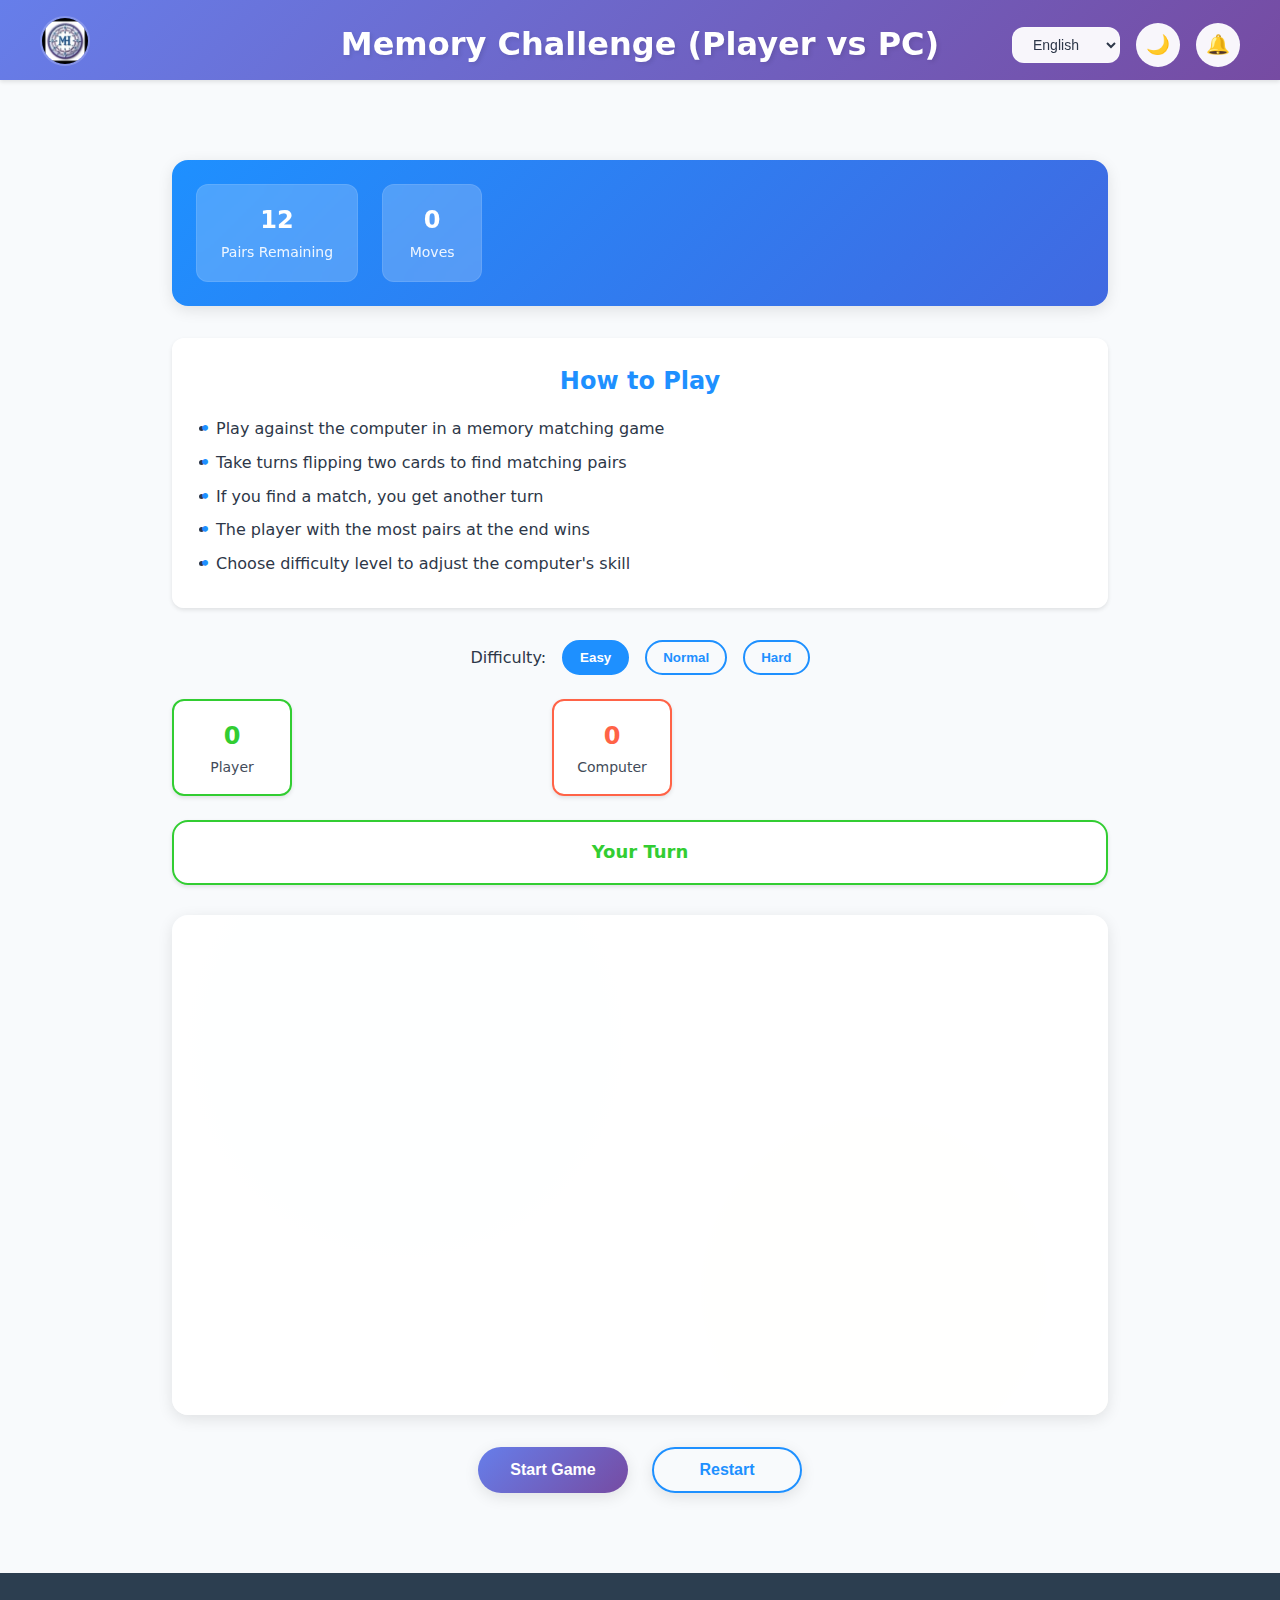
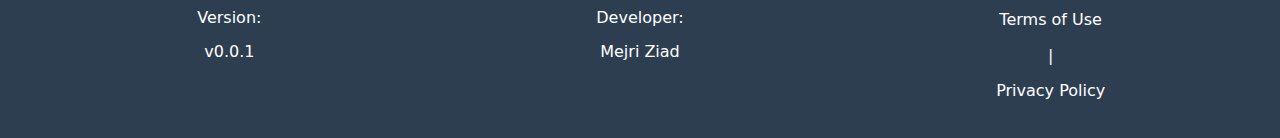
<file: GH-memoryPC.html>
<!DOCTYPE html>
<html lang="en">
<head>
    <meta charset="UTF-8">
    <meta name="viewport" content="width=device-width, initial-scale=1.0">
    <title>GameHub - Memory Challenge (Player vs PC)</title>
    <link rel="stylesheet" href="main.css">
    <style>
        /* Game-specific styles - Ocean theme */
        :root {
            /* Memory Challenge PC version color palette - Ocean theme */
            --game-primary: #1E90FF;
            --game-secondary: #4169E1;
            --game-accent: #FFD700;
            --game-player: #32CD32;
            --game-pc: #FF6347;
            --game-success: #00CED1;
            --game-error: #FF6B6B;
            --game-warning: #FFA500;
            --game-light-bg: #F0F8FF;
            --game-dark-bg: #0F1A2A;
            --game-card-bg: rgba(255, 255, 255, 0.95);
            --game-dark-card-bg: rgba(30, 60, 90, 0.95);
            --game-card-front: linear-gradient(135deg, #1E90FF, #4169E1);
            --game-card-back: linear-gradient(135deg, #FFD700, #FFA500);
        }

        .GH-game-container {
            max-width: 1000px;
            width: 100%;
            margin: 0 auto;
            padding: var(--gh-space-lg);
        }

        .GH-game-header {
            display: flex;
            justify-content: space-between;
            align-items: center;
            margin-bottom: var(--gh-space-lg);
            padding: var(--gh-space-md);
            border-radius: var(--gh-radius-lg);
            background: linear-gradient(135deg, var(--game-primary), var(--game-secondary));
            color: white;
            box-shadow: var(--gh-shadow-md);
        }

        .GH-game-stats {
            display: flex;
            gap: var(--gh-space-md);
        }

        .GH-stat-box {
            background: rgba(255, 255, 255, 0.2);
            padding: var(--gh-space-sm) var(--gh-space-md);
            border-radius: var(--gh-radius-md);
            text-align: center;
            min-width: 100px;
            backdrop-filter: blur(10px);
            border: 1px solid rgba(255, 255, 255, 0.1);
        }

        .GH-stat-value {
            font-size: var(--gh-font-size-2xl);
            font-weight: bold;
            display: block;
        }

        .GH-stat-label {
            font-size: var(--gh-font-size-sm);
            opacity: 0.9;
        }

        .GH-game-area {
            margin: 30px 0;
            padding: 20px;
            border-radius: var(--gh-radius-lg);
            background-color: var(--game-card-bg);
            display: flex;
            flex-direction: column;
            align-items: center;
            box-shadow: var(--gh-shadow-md);
            min-height: 500px;
            justify-content: center;
            position: relative;
            overflow: hidden;
        }

        .GH-dark-mode .GH-game-area {
            background-color: var(--game-dark-card-bg);
        }

        .GH-memory-grid {
            display: grid;
            grid-template-columns: repeat(4, 1fr);
            gap: 15px;
            margin: 20px auto;
            max-width: 500px;
        }

        @media (min-width: 768px) {
            .GH-memory-grid {
                grid-template-columns: repeat(4, 1fr);
                gap: 20px;
                max-width: 600px;
            }
        }

        .GH-memory-card {
            width: 100px;
            height: 120px;
            perspective: 1000px;
            cursor: pointer;
            position: relative;
        }

        @media (max-width: 768px) {
            .GH-memory-card {
                width: 80px;
                height: 100px;
            }
        }

        @media (max-width: 480px) {
            .GH-memory-card {
                width: 70px;
                height: 90px;
            }
        }

        .GH-card-inner {
            position: relative;
            width: 100%;
            height: 100%;
            text-align: center;
            transition: transform 0.6s;
            transform-style: preserve-3d;
            border-radius: var(--gh-radius-md);
            box-shadow: 0 4px 8px rgba(0, 0, 0, 0.1);
        }

        .GH-memory-card.flipped .GH-card-inner {
            transform: rotateY(180deg);
        }

        .GH-memory-card.matched .GH-card-inner {
            transform: rotateY(180deg);
            box-shadow: 0 0 15px var(--game-success);
        }

        .GH-memory-card.player-matched .GH-card-inner {
            box-shadow: 0 0 15px var(--game-player);
        }

        .GH-memory-card.pc-matched .GH-card-inner {
            box-shadow: 0 0 15px var(--game-pc);
        }

        .GH-card-front, .GH-card-back {
            position: absolute;
            width: 100%;
            height: 100%;
            -webkit-backface-visibility: hidden;
            backface-visibility: hidden;
            border-radius: var(--gh-radius-md);
            display: flex;
            align-items: center;
            justify-content: center;
            font-size: 2rem;
            font-weight: bold;
            color: white;
        }

        .GH-card-front {
            background: var(--game-card-front);
            transform: rotateY(180deg);
            flex-direction: column;
            gap: 5px;
        }

        .GH-card-back {
            background: var(--game-card-back);
            font-size: 1.8rem;
        }

        .GH-card-icon {
            font-size: 2.5rem;
            line-height: 1;
        }

        .GH-card-number {
            font-size: 1.2rem;
            opacity: 0.9;
        }

        .GH-game-controls {
            display: flex;
            justify-content: center;
            gap: var(--gh-space-md);
            margin-top: var(--gh-space-lg);
            flex-wrap: wrap;
        }

        .GH-game-btn {
            background: var(--gh-gradient-primary);
            border: none;
            color: white;
            padding: 12px 24px;
            font-size: var(--gh-font-size-base);
            border-radius: 50px;
            cursor: pointer;
            transition: all 0.3s ease;
            box-shadow: var(--gh-shadow-md);
            min-width: 150px;
            font-weight: 600;
            display: flex;
            align-items: center;
            justify-content: center;
            gap: 8px;
        }

        .GH-game-btn:hover {
            transform: translateY(-3px);
            box-shadow: var(--gh-shadow-lg);
        }

        .GH-game-btn:active {
            transform: translateY(1px);
        }

        .GH-game-btn.secondary {
            background: transparent;
            border: 2px solid var(--game-primary);
            color: var(--game-primary);
        }

        .GH-dark-mode .GH-game-btn.secondary {
            color: var(--game-accent);
            border-color: var(--game-accent);
        }

        .GH-game-btn.secondary:hover {
            background: var(--game-primary);
            color: white;
        }

        .GH-dark-mode .GH-game-btn.secondary:hover {
            background: var(--game-accent);
            color: var(--game-dark-bg);
        }

        .GH-game-btn:disabled {
            opacity: 0.6;
            cursor: not-allowed;
            transform: none;
        }

        .GH-game-btn:disabled:hover {
            transform: none;
            box-shadow: var(--gh-shadow-md);
        }

        .GH-turn-indicator {
            display: flex;
            justify-content: center;
            align-items: center;
            margin-bottom: var(--gh-space-md);
            padding: var(--gh-space-sm) var(--gh-space-lg);
            border-radius: var(--gh-radius-lg);
            background-color: var(--game-card-bg);
            box-shadow: var(--gh-shadow-sm);
            font-weight: bold;
            font-size: var(--gh-font-size-lg);
            gap: var(--gh-space-sm);
        }

        .GH-dark-mode .GH-turn-indicator {
            background-color: var(--game-dark-card-bg);
        }

        .GH-player-turn {
            color: var(--game-player);
            border: 2px solid var(--game-player);
        }

        .GH-pc-turn {
            color: var(--game-pc);
            border: 2px solid var(--game-pc);
        }

        .GH-player-indicator {
            color: var(--game-player);
        }

        .GH-pc-indicator {
            color: var(--game-pc);
        }

        .GH-score-container {
            display: flex;
            justify-content: space-between;
            width: 100%;
            max-width: 500px;
            margin-bottom: var(--gh-space-md);
        }

        .GH-player-score, .GH-pc-score {
            display: flex;
            flex-direction: column;
            align-items: center;
            padding: var(--gh-space-sm);
            border-radius: var(--gh-radius-md);
            background-color: var(--game-card-bg);
            box-shadow: var(--gh-shadow-sm);
            min-width: 120px;
        }

        .GH-dark-mode .GH-player-score, .GH-dark-mode .GH-pc-score {
            background-color: var(--game-dark-card-bg);
        }

        .GH-player-score {
            border: 2px solid var(--game-player);
        }

        .GH-pc-score {
            border: 2px solid var(--game-pc);
        }

        .GH-score-value {
            font-size: var(--gh-font-size-2xl);
            font-weight: bold;
        }

        .GH-player-score .GH-score-value {
            color: var(--game-player);
        }

        .GH-pc-score .GH-score-value {
            color: var(--game-pc);
        }

        .GH-score-label {
            font-size: var(--gh-font-size-sm);
            opacity: 0.9;
        }

        .GH-instructions {
            background-color: var(--game-card-bg);
            padding: var(--gh-space-md);
            border-radius: var(--gh-radius-md);
            margin-bottom: var(--gh-space-lg);
            box-shadow: var(--gh-shadow-sm);
        }

        .GH-dark-mode .GH-instructions {
            background-color: var(--game-dark-card-bg);
        }

        .GH-instructions h2 {
            margin-bottom: var(--gh-space-sm);
            text-align: center;
            color: var(--game-primary);
        }

        .GH-dark-mode .GH-instructions h2 {
            color: var(--game-accent);
        }

        .GH-instructions ul {
            padding-left: 20px;
        }

        .GH-instructions li {
            margin-bottom: 8px;
            position: relative;
        }

        .GH-instructions li::before {
            content: '•';
            color: var(--game-primary);
            font-weight: bold;
            display: inline-block;
            width: 1em;
            margin-left: -1em;
        }

        .GH-dark-mode .GH-instructions li::before {
            color: var(--game-accent);
        }

        .GH-game-notification {
            position: fixed;
            top: 20px;
            right: 20px;
            padding: var(--gh-space-md);
            border-radius: var(--gh-radius-md);
            color: white;
            font-weight: bold;
            box-shadow: var(--gh-shadow-lg);
            z-index: 1000;
            transform: translateX(150%);
            transition: transform 0.3s ease;
            max-width: 300px;
        }

        .GH-game-notification.show {
            transform: translateX(0);
        }

        .GH-game-notification.success {
            background-color: var(--game-success);
        }

        .GH-game-notification.error {
            background-color: var(--game-error);
        }

        .GH-game-notification.info {
            background-color: var(--game-primary);
        }

        .GH-game-notification.warning {
            background-color: var(--game-warning);
            color: var(--gh-dark-text);
        }

        .GH-game-modal {
            position: fixed;
            top: 0;
            left: 0;
            right: 0;
            bottom: 0;
            background-color: rgba(0, 0, 0, 0.8);
            display: flex;
            align-items: center;
            justify-content: center;
            z-index: 2000;
            opacity: 0;
            visibility: hidden;
            transition: all 0.3s ease;
        }

        .GH-game-modal.active {
            opacity: 1;
            visibility: visible;
        }

        .GH-modal-content {
            background: var(--game-card-bg);
            border-radius: var(--gh-radius-lg);
            padding: var(--gh-space-xl);
            max-width: 500px;
            width: 90%;
            text-align: center;
            box-shadow: var(--gh-shadow-lg);
            transform: scale(0.8);
            transition: transform 0.3s ease;
        }

        .GH-dark-mode .GH-modal-content {
            background: var(--game-dark-card-bg);
        }

        .GH-game-modal.active .GH-modal-content {
            transform: scale(1);
        }

        .GH-modal-title {
            font-size: var(--gh-font-size-3xl);
            margin-bottom: var(--gh-space-md);
            color: var(--game-primary);
        }

        .GH-dark-mode .GH-modal-title {
            color: var(--game-accent);
        }

        .GH-modal-stats {
            display: grid;
            grid-template-columns: repeat(2, 1fr);
            gap: var(--gh-space-md);
            margin: var(--gh-space-lg) 0;
        }

        .GH-modal-stat {
            padding: var(--gh-space-md);
            border-radius: var(--gh-radius-md);
            background: rgba(30, 144, 255, 0.1);
        }

        .GH-modal-stat-value {
            font-size: var(--gh-font-size-2xl);
            font-weight: bold;
            color: var(--game-primary);
        }

        .GH-dark-mode .GH-modal-stat-value {
            color: var(--game-accent);
        }

        .GH-modal-stat-label {
            font-size: var(--gh-font-size-sm);
            opacity: 0.8;
        }

        .GH-difficulty-selector {
            display: flex;
            align-items: center;
            justify-content: center;
            gap: var(--gh-space-sm);
            margin: var(--gh-space-md) 0;
        }

        .GH-difficulty-btn {
            padding: 8px 16px;
            border: 2px solid var(--game-primary);
            background: transparent;
            color: var(--game-primary);
            border-radius: 50px;
            cursor: pointer;
            transition: all 0.3s ease;
            font-weight: 600;
        }

        .GH-dark-mode .GH-difficulty-btn {
            border-color: var(--game-accent);
            color: var(--game-accent);
        }

        .GH-difficulty-btn.active {
            background: var(--game-primary);
            color: white;
        }

        .GH-dark-mode .GH-difficulty-btn.active {
            background: var(--game-accent);
            color: var(--game-dark-bg);
        }

        /* Card flip animation */
        @keyframes flipIn {
            0% { transform: rotateY(0); }
            100% { transform: rotateY(180deg); }
        }

        /* Card reveal animation */
        @keyframes revealCard {
            0% { transform: scale(0.8); opacity: 0; }
            100% { transform: scale(1); opacity: 1; }
        }

        .GH-memory-card {
            animation: revealCard 0.5s ease;
        }

        /* Responsive adjustments */
        @media (max-width: 768px) {
            .GH-game-header {
                flex-direction: column;
                gap: var(--gh-space-md);
            }

            .GH-game-stats {
                order: 2;
            }

            .GH-game-controls {
                flex-direction: column;
                align-items: center;
            }

            .GH-game-btn {
                width: 100%;
                max-width: 300px;
            }

            .GH-score-container {
                flex-direction: column;
                gap: var(--gh-space-sm);
                align-items: center;
            }
        }

        /* Game background pattern */
        .GH-game-area::before {
            content: '';
            position: absolute;
            top: 0;
            left: 0;
            right: 0;
            bottom: 0;
            background-image: 
                radial-gradient(circle at 25% 25%, rgba(30, 144, 255, 0.1) 0%, transparent 50%),
                radial-gradient(circle at 75% 75%, rgba(255, 215, 0, 0.1) 0%, transparent 50%);
            z-index: -1;
        }
    </style>
</head>
<body class="GH-body GH-light-mode">
    <!-- Header -->
    <header class="GH-header">
        <div class="GH-header-content">
            <div class="GH-logo-section">
                <a href="index.html" class="GH-logo-link" data-i18n-title="GH.general.homeTooltip">
                    <img src="assets/icons/icon-96x96.png" alt="Logo" class="GH-general-logo" data-i18n-alt="GH.general.logoAlt">
                </a>
            </div>
            
            <h1 class="GH-title" data-i18n="GH.memoryPC.title">Memory Challenge (Player vs PC)</h1>
            
            <div class="GH-controls">
                <select class="GH-language-select" id="languageSelect">
                    <option value="en">English</option>
                    <option value="ar">العربية</option>
                    <option value="fr">Français</option>
                </select>
                
                <button class="GH-mode-toggle" id="modeToggle" data-i18n-title="GH.general.darkMode">
                    <span class="GH-icon">🌙</span>
                </button>
                
                <button class="GH-notification-toggle" id="notificationToggle" data-i18n-title="GH.general.notifications">
                    <span class="GH-icon">🔔</span>
                </button>
            </div>
        </div>
    </header>
    
    <!-- Main Content -->
    <main class="GH-main">
        <div class="GH-game-container">
            <div class="GH-game-header">
                <div class="GH-game-stats">
                    <div class="GH-stat-box">
                        <span class="GH-stat-value" id="pairs-remaining">12</span>
                        <span class="GH-stat-label" data-i18n="GH.memoryPC.pairsRemaining">Pairs Remaining</span>
                    </div>
                    <div class="GH-stat-box">
                        <span class="GH-stat-value" id="moves">0</span>
                        <span class="GH-stat-label" data-i18n="GH.memoryPC.moves">Moves</span>
                    </div>
                </div>
            </div>
            
            <div class="GH-instructions">
                <h2 data-i18n="GH.memoryPC.howToPlay">How to Play</h2>
                <ul>
                    <li data-i18n="GH.memoryPC.instruction1">Play against the computer in a memory matching game</li>
                    <li data-i18n="GH.memoryPC.instruction2">Take turns flipping two cards to find matching pairs</li>
                    <li data-i18n="GH.memoryPC.instruction3">If you find a match, you get another turn</li>
                    <li data-i18n="GH.memoryPC.instruction4">The player with the most pairs at the end wins</li>
                    <li data-i18n="GH.memoryPC.instruction5">Choose difficulty level to adjust the computer's skill</li>
                </ul>
            </div>

            <div class="GH-difficulty-selector">
                <span data-i18n="GH.memoryPC.difficulty">Difficulty:</span>
                <button class="GH-difficulty-btn active" data-difficulty="easy" data-i18n="GH.memoryPC.easy">Easy</button>
                <button class="GH-difficulty-btn" data-difficulty="normal" data-i18n="GH.memoryPC.normal">Normal</button>
                <button class="GH-difficulty-btn" data-difficulty="hard" data-i18n="GH.memoryPC.hard">Hard</button>
            </div>
            
            <div class="GH-score-container">
                <div class="GH-player-score">
                    <span class="GH-score-value" id="player-score">0</span>
                    <span class="GH-score-label" data-i18n="GH.memoryPC.player">Player</span>
                </div>
                <div class="GH-pc-score">
                    <span class="GH-score-value" id="pc-score">0</span>
                    <span class="GH-score-label" data-i18n="GH.memoryPC.computer">Computer</span>
                </div>
            </div>
            
            <div class="GH-turn-indicator GH-player-turn" id="turn-indicator">
                <span data-i18n="GH.memoryPC.yourTurn">Your Turn</span>
            </div>
            
            <div class="GH-game-area">
                <div id="memory-grid" class="GH-memory-grid"></div>
            </div>
            
            <div class="GH-game-controls">
                <button id="start-btn" class="GH-game-btn" data-i18n="GH.memoryPC.startGame">
                    <span>▶️</span> Start Game
                </button>
                <button id="restart-btn" class="GH-game-btn secondary" data-i18n="GH.memoryPC.restart">
                    <span>🔄</span> Restart
                </button>
            </div>
        </div>
    </main>
    
    <!-- Footer -->
    <footer class="GH-footer">
        <div class="GH-footer-content">
            <div class="GH-footer-column">
                <span data-i18n="GH.general.version">Version:</span>
                <span>v0.0.1</span>
            </div>
            
            <div class="GH-footer-column">
                <span data-i18n="GH.general.developer">Developer:</span>
                <span>Mejri Ziad</span>
            </div>
            
            <div class="GH-footer-column">
                <a href="#" data-i18n="GH.general.terms">Terms of Use</a>
                <span> | </span>
                <a href="#" data-i18n="GH.general.privacy">Privacy Policy</a>
            </div>
        </div>
    </footer>
    
    <!-- Game Notification -->
    <div class="GH-game-notification" id="game-notification" style="display: none;"></div>
    
    <!-- Game Over Modal -->
    <div class="GH-game-modal" id="game-over-modal">
        <div class="GH-modal-content">
            <h2 class="GH-modal-title" id="game-result-title" data-i18n="GH.memoryPC.gameOver">Game Over!</h2>
            <div class="GH-modal-stats">
                <div class="GH-modal-stat">
                    <div class="GH-modal-stat-value" id="final-player-score">0</div>
                    <div class="GH-modal-stat-label" data-i18n="GH.memoryPC.playerScore">Player Score</div>
                </div>
                <div class="GH-modal-stat">
                    <div class="GH-modal-stat-value" id="final-pc-score">0</div>
                    <div class="GH-modal-stat-label" data-i18n="GH.memoryPC.computerScore">Computer Score</div>
                </div>
                <div class="GH-modal-stat">
                    <div class="GH-modal-stat-value" id="total-moves">0</div>
                    <div class="GH-modal-stat-label" data-i18n="GH.memoryPC.totalMoves">Total Moves</div>
                </div>
                <div class="GH-modal-stat">
                    <div class="GH-modal-stat-value" id="winner">-</div>
                    <div class="GH-modal-stat-label" data-i18n="GH.memoryPC.winner">Winner</div>
                </div>
            </div>
            <div class="GH-game-controls">
                <button id="play-again-btn" class="GH-game-btn" data-i18n="GH.memoryPC.playAgain">Play Again</button>
                <button id="main-menu-btn" class="GH-game-btn secondary" data-i18n="GH.memoryPC.mainMenu">Main Menu</button>
            </div>
        </div>
    </div>
    
    <!-- Include JavaScript files -->
    <script src="translation.js"></script>
    <script src="global.js"></script>
    <script>
        // Game state variables
        let isGameActive = false;
        let isPlayerTurn = true;
        let flippedCards = [];
        let matchedPairs = 0;
        let totalMoves = 0;
        let totalPairs = 0;
        let playerScore = 0;
        let pcScore = 0;
        let gameDifficulty = 'easy';
        
        // PC memory for different difficulty levels
        let pcMemory = {
            // Remember flipped cards and their positions
            knownCards: new Map(), // symbol -> [card indices]
            // Remember pairs that have been found
            foundPairs: new Set(),
            // Remember cards that were flipped in the current turn
            currentTurnCards: []
        };
        
        // Difficulty settings
        const difficultySettings = {
            easy: { pairs: 6, grid: 4 },
            normal: { pairs: 8, grid: 4 },
            hard: { pairs: 12, grid: 4 }
        };
        
        // Card symbols with icons and numbers
        const cardSymbols = [
            { icon: '🐠', number: 1 },
            { icon: '🐡', number: 2 },
            { icon: '🐬', number: 3 },
            { icon: '🐳', number: 4 },
            { icon: '🦈', number: 5 },
            { icon: '🐙', number: 6 },
            { icon: '🦀', number: 7 },
            { icon: '🐚', number: 8 },
            { icon: '🦑', number: 9 },
            { icon: '🦐', number: 10 },
            { icon: '🐟', number: 11 },
            { icon: '🐋', number: 12 }
        ];
        
        // DOM elements
        const pairsRemainingElement = document.getElementById('pairs-remaining');
        const movesElement = document.getElementById('moves');
        const playerScoreElement = document.getElementById('player-score');
        const pcScoreElement = document.getElementById('pc-score');
        const turnIndicator = document.getElementById('turn-indicator');
        const memoryGrid = document.getElementById('memory-grid');
        const startBtn = document.getElementById('start-btn');
        const restartBtn = document.getElementById('restart-btn');
        const gameNotification = document.getElementById('game-notification');
        const gameOverModal = document.getElementById('game-over-modal');
        const finalPlayerScoreElement = document.getElementById('final-player-score');
        const finalPcScoreElement = document.getElementById('final-pc-score');
        const totalMovesElement = document.getElementById('total-moves');
        const winnerElement = document.getElementById('winner');
        const gameResultTitle = document.getElementById('game-result-title');
        const playAgainBtn = document.getElementById('play-again-btn');
        const mainMenuBtn = document.getElementById('main-menu-btn');
        const difficultyButtons = document.querySelectorAll('.GH-difficulty-btn');
        
        // Event listeners
        startBtn.addEventListener('click', startGame);
        restartBtn.addEventListener('click', restartGame);
        playAgainBtn.addEventListener('click', playAgain);
        mainMenuBtn.addEventListener('click', goToMainMenu);
        
        difficultyButtons.forEach(btn => {
            btn.addEventListener('click', function() {
                difficultyButtons.forEach(b => b.classList.remove('active'));
                this.classList.add('active');
                gameDifficulty = this.getAttribute('data-difficulty');
                if (isGameActive) {
                    restartGame();
                }
            });
        });
        
        // Game functions
        function startGame() {
            isGameActive = true;
            isPlayerTurn = true;
            
            // Reset game state
            const settings = difficultySettings[gameDifficulty];
            totalPairs = settings.pairs;
            matchedPairs = 0;
            totalMoves = 0;
            playerScore = 0;
            pcScore = 0;
            flippedCards = [];
            
            // Reset PC memory
            pcMemory.knownCards.clear();
            pcMemory.foundPairs.clear();
            pcMemory.currentTurnCards = [];
            
            updateUI();
            startBtn.disabled = true;
            
            // Create memory game
            createMemoryGame();
            
            // Update turn indicator
            updateTurnIndicator();
            
            showTranslatableNotification('GH.memoryPC.gameStarted', 'info');
        }
        
        function createMemoryGame() {
            // Clear previous grid
            memoryGrid.innerHTML = '';
            
            // Get settings for current difficulty
            const settings = difficultySettings[gameDifficulty];
            totalPairs = settings.pairs;
            
            // Update pairs remaining
            updatePairsRemaining();
            
            // Create symbols for cards
            const symbols = [];
            for (let i = 0; i < totalPairs; i++) {
                symbols.push(cardSymbols[i]);
            }
            
            // Duplicate symbols for pairs and shuffle
            const cards = [...symbols, ...symbols];
            shuffleArray(cards);
            
            // Update grid columns based on difficulty
            memoryGrid.style.gridTemplateColumns = `repeat(${settings.grid}, 1fr)`;
            
            // Create card elements
            cards.forEach((symbol, index) => {
                const card = document.createElement('div');
                card.className = 'GH-memory-card';
                card.dataset.symbol = symbol.number;
                card.dataset.index = index;
                
                card.innerHTML = `
                    <div class="GH-card-inner">
                        <div class="GH-card-front">
                            <div class="GH-card-icon">${symbol.icon}</div>
                            <div class="GH-card-number">${symbol.number}</div>
                        </div>
                        <div class="GH-card-back">?</div>
                    </div>
                `;
                
                card.addEventListener('click', () => {
                    if (!isGameActive || !isPlayerTurn) return;
                    
                    if (flippedCards.length < 2 && !card.classList.contains('flipped') && !card.classList.contains('matched')) {
                        flipCard(card);
                        
                        if (flippedCards.length === 2) {
                            totalMoves++;
                            movesElement.textContent = totalMoves;
                            
                            // Check for match after a short delay
                            setTimeout(() => {
                                checkForMatch();
                            }, 1000);
                        }
                    }
                });
                
                memoryGrid.appendChild(card);
            });
        }
        
        function flipCard(card) {
            card.classList.add('flipped');
            flippedCards.push(card);
            
            // Add to PC memory
            const symbol = card.dataset.symbol;
            const index = parseInt(card.dataset.index);
            
            if (!pcMemory.knownCards.has(symbol)) {
                pcMemory.knownCards.set(symbol, []);
            }
            
            if (!pcMemory.knownCards.get(symbol).includes(index)) {
                pcMemory.knownCards.get(symbol).push(index);
            }
        }
        
        function checkForMatch() {
            const [card1, card2] = flippedCards;
            
            if (card1.dataset.symbol === card2.dataset.symbol) {
                // Match found
                card1.classList.add('matched');
                card2.classList.add('matched');
                
                // Add class to indicate who found the match
                if (isPlayerTurn) {
                    card1.classList.add('player-matched');
                    card2.classList.add('player-matched');
                    playerScore++;
                    playerScoreElement.textContent = playerScore;
                    showTranslatableNotification('GH.memoryPC.playerMatch', 'success');
                } else {
                    card1.classList.add('pc-matched');
                    card2.classList.add('pc-matched');
                    pcScore++;
                    pcScoreElement.textContent = pcScore;
                    showTranslatableNotification('GH.memoryPC.pcMatch', 'error');
                }
                
                matchedPairs++;
                updatePairsRemaining();
                
                // Add to PC found pairs
                pcMemory.foundPairs.add(card1.dataset.symbol);
                
                // Check if game is over
                if (matchedPairs === totalPairs) {
                    endGame();
                    return;
                }
                
                // If match found, same player gets another turn
                flippedCards = [];
                
                if (isPlayerTurn) {
                    // Player continues
                    updateTurnIndicator();
                } else {
                    // PC continues
                    setTimeout(() => {
                        pcTurn();
                    }, 1000);
                }
            } else {
                // No match, flip back after a delay and switch turns
                setTimeout(() => {
                    card1.classList.remove('flipped');
                    card2.classList.remove('flipped');
                    flippedCards = [];
                    
                    // Switch turns
                    isPlayerTurn = !isPlayerTurn;
                    updateTurnIndicator();
                    
                    if (!isPlayerTurn) {
                        // PC's turn
                        setTimeout(() => {
                            pcTurn();
                        }, 1000);
                    }
                }, 1000);
                
                if (isPlayerTurn) {
                    showTranslatableNotification('GH.memoryPC.noMatch', 'warning');
                }
            }
        }
        
        function pcTurn() {
            if (!isGameActive || isPlayerTurn) return;
            
            // PC AI based on difficulty
            let firstCardIndex, secondCardIndex;
            
            switch(gameDifficulty) {
                case 'easy':
                    // Easy: Random selection with some memory
                    [firstCardIndex, secondCardIndex] = getPCMoveEasy();
                    break;
                case 'normal':
                    // Normal: Uses memory to find matches when possible
                    [firstCardIndex, secondCardIndex] = getPCMoveNormal();
                    break;
                case 'hard':
                    // Hard: Almost perfect memory, prioritizes known pairs
                    [firstCardIndex, secondCardIndex] = getPCMoveHard();
                    break;
                default:
                    [firstCardIndex, secondCardIndex] = getPCMoveEasy();
            }
            
            // Flip the first card
            const firstCard = document.querySelector(`.GH-memory-card[data-index="${firstCardIndex}"]`);
            if (firstCard && !firstCard.classList.contains('flipped') && !firstCard.classList.contains('matched')) {
                flipCard(firstCard);
                pcMemory.currentTurnCards.push(firstCardIndex);
                
                // Flip the second card after a delay
                setTimeout(() => {
                    const secondCard = document.querySelector(`.GH-memory-card[data-index="${secondCardIndex}"]`);
                    if (secondCard && !secondCard.classList.contains('flipped') && !secondCard.classList.contains('matched')) {
                        flipCard(secondCard);
                        pcMemory.currentTurnCards.push(secondCardIndex);
                        
                        totalMoves++;
                        movesElement.textContent = totalMoves;
                        
                        // Check for match after a short delay
                        setTimeout(() => {
                            checkForMatch();
                        }, 1000);
                    } else {
                        // If second card is invalid, just flip back the first and end turn
                        setTimeout(() => {
                            firstCard.classList.remove('flipped');
                            flippedCards = [];
                            pcMemory.currentTurnCards = [];
                            
                            isPlayerTurn = true;
                            updateTurnIndicator();
                        }, 500);
                    }
                }, 800);
            } else {
                // If first card is invalid, end turn
                isPlayerTurn = true;
                updateTurnIndicator();
            }
        }
        
        function getPCMoveEasy() {
            // Easy: Mostly random, but will occasionally use memory
            const unmatchedCards = getUnmatchedCards();
            
            // 30% chance to use memory if a pair is known
            if (Math.random() < 0.3) {
                for (const [symbol, indices] of pcMemory.knownCards) {
                    if (indices.length >= 2 && !pcMemory.foundPairs.has(symbol)) {
                        const availableIndices = indices.filter(idx => 
                            unmatchedCards.includes(idx) && !pcMemory.currentTurnCards.includes(idx)
                        );
                        
                        if (availableIndices.length >= 2) {
                            return [availableIndices[0], availableIndices[1]];
                        }
                    }
                }
            }
            
            // Otherwise, random selection
            return getRandomCardPair(unmatchedCards);
        }
        
        function getPCMoveNormal() {
            // Normal: Tries to use memory first, then random
            const unmatchedCards = getUnmatchedCards();
            
            // First, check if we know any pairs
            for (const [symbol, indices] of pcMemory.knownCards) {
                if (indices.length >= 2 && !pcMemory.foundPairs.has(symbol)) {
                    const availableIndices = indices.filter(idx => 
                        unmatchedCards.includes(idx) && !pcMemory.currentTurnCards.includes(idx)
                    );
                    
                    if (availableIndices.length >= 2) {
                        return [availableIndices[0], availableIndices[1]];
                    }
                }
            }
            
            // If no known pairs, try to flip one known card and one random
            const knownUnmatched = [];
            for (const [symbol, indices] of pcMemory.knownCards) {
                if (!pcMemory.foundPairs.has(symbol)) {
                    for (const idx of indices) {
                        if (unmatchedCards.includes(idx) && 
                            !pcMemory.currentTurnCards.includes(idx) && 
                            !knownUnmatched.includes(idx)) {
                            knownUnmatched.push(idx);
                        }
                    }
                }
            }
            
            if (knownUnmatched.length > 0) {
                const firstCardIndex = knownUnmatched[Math.floor(Math.random() * knownUnmatched.length)];
                let secondCardIndex;
                
                // Try to find a card with the same symbol if possible
                for (const [symbol, indices] of pcMemory.knownCards) {
                    if (indices.includes(firstCardIndex) && indices.length > 1) {
                        const otherIndices = indices.filter(idx => 
                            idx !== firstCardIndex && 
                            unmatchedCards.includes(idx) && 
                            !pcMemory.currentTurnCards.includes(idx)
                        );
                        
                        if (otherIndices.length > 0) {
                            secondCardIndex = otherIndices[0];
                            break;
                        }
                    }
                }
                
                if (secondCardIndex === undefined) {
                    // If no matching card found, pick a random second card
                    const availableCards = unmatchedCards.filter(idx => 
                        idx !== firstCardIndex && !pcMemory.currentTurnCards.includes(idx)
                    );
                    secondCardIndex = availableCards[Math.floor(Math.random() * availableCards.length)];
                }
                
                return [firstCardIndex, secondCardIndex];
            }
            
            // If no known cards, random selection
            return getRandomCardPair(unmatchedCards);
        }
        
        function getPCMoveHard() {
            // Hard: Uses memory extensively, tries to make matches whenever possible
            const unmatchedCards = getUnmatchedCards();
            
            // First priority: Make a match if we know one
            for (const [symbol, indices] of pcMemory.knownCards) {
                if (indices.length >= 2 && !pcMemory.foundPairs.has(symbol)) {
                    const availableIndices = indices.filter(idx => 
                        unmatchedCards.includes(idx) && !pcMemory.currentTurnCards.includes(idx)
                    );
                    
                    if (availableIndices.length >= 2) {
                        return [availableIndices[0], availableIndices[1]];
                    }
                }
            }
            
            // Second priority: Flip one known card and try to find its pair
            const knownUnmatched = [];
            for (const [symbol, indices] of pcMemory.knownCards) {
                if (!pcMemory.foundPairs.has(symbol)) {
                    for (const idx of indices) {
                        if (unmatchedCards.includes(idx) && 
                            !pcMemory.currentTurnCards.includes(idx) && 
                            !knownUnmatched.includes(idx)) {
                            knownUnmatched.push(idx);
                        }
                    }
                }
            }
            
            if (knownUnmatched.length > 0) {
                // Sort by how many cards of this symbol we know (more is better)
                knownUnmatched.sort((a, b) => {
                    const symbolA = getSymbolByIndex(a);
                    const symbolB = getSymbolByIndex(b);
                    const countA = pcMemory.knownCards.get(symbolA)?.length || 0;
                    const countB = pcMemory.knownCards.get(symbolB)?.length || 0;
                    return countB - countA;
                });
                
                const firstCardIndex = knownUnmatched[0];
                let secondCardIndex;
                
                // Try to find a card with the same symbol if possible
                const symbol = getSymbolByIndex(firstCardIndex);
                const indices = pcMemory.knownCards.get(symbol) || [];
                const otherIndices = indices.filter(idx => 
                    idx !== firstCardIndex && 
                    unmatchedCards.includes(idx) && 
                    !pcMemory.currentTurnCards.includes(idx)
                );
                
                if (otherIndices.length > 0) {
                    secondCardIndex = otherIndices[0];
                } else {
                    // If no matching card found, pick a strategic second card
                    // Prefer cards that have been seen before
                    const seenCards = [];
                    const unseenCards = [];
                    
                    for (const idx of unmatchedCards) {
                        if (idx === firstCardIndex || pcMemory.currentTurnCards.includes(idx)) continue;
                        
                        const cardSymbol = getSymbolByIndex(idx);
                        if (pcMemory.knownCards.has(cardSymbol)) {
                            seenCards.push(idx);
                        } else {
                            unseenCards.push(idx);
                        }
                    }
                    
                    // Prefer seen cards over unseen ones
                    if (seenCards.length > 0) {
                        secondCardIndex = seenCards[Math.floor(Math.random() * seenCards.length)];
                    } else if (unseenCards.length > 0) {
                        secondCardIndex = unseenCards[Math.floor(Math.random() * unseenCards.length)];
                    } else {
                        // Fallback
                        const availableCards = unmatchedCards.filter(idx => 
                            idx !== firstCardIndex && !pcMemory.currentTurnCards.includes(idx)
                        );
                        secondCardIndex = availableCards[Math.floor(Math.random() * availableCards.length)];
                    }
                }
                
                return [firstCardIndex, secondCardIndex];
            }
            
            // If no known cards, pick two unseen cards strategically
            // Try to pick cards that are likely to be different to maximize information
            return getRandomCardPair(unmatchedCards);
        }
        
        function getUnmatchedCards() {
            const unmatched = [];
            const cards = document.querySelectorAll('.GH-memory-card');
            cards.forEach(card => {
                if (!card.classList.contains('matched')) {
                    unmatched.push(parseInt(card.dataset.index));
                }
            });
            return unmatched;
        }
        
        function getRandomCardPair(unmatchedCards) {
            // Make a copy to avoid modifying the original array
            const availableCards = [...unmatchedCards];
            
            // Remove any cards that are already in the current turn
            for (const idx of pcMemory.currentTurnCards) {
                const index = availableCards.indexOf(idx);
                if (index !== -1) {
                    availableCards.splice(index, 1);
                }
            }
            
            if (availableCards.length < 2) {
                // Fallback: use any unmatched cards
                const fallbackCards = [...unmatchedCards];
                const firstIndex = Math.floor(Math.random() * fallbackCards.length);
                const firstCard = fallbackCards[firstIndex];
                fallbackCards.splice(firstIndex, 1);
                const secondCard = fallbackCards[Math.floor(Math.random() * fallbackCards.length)];
                return [firstCard, secondCard];
            }
            
            const firstIndex = Math.floor(Math.random() * availableCards.length);
            const firstCard = availableCards[firstIndex];
            availableCards.splice(firstIndex, 1);
            const secondCard = availableCards[Math.floor(Math.random() * availableCards.length)];
            
            return [firstCard, secondCard];
        }
        
        function getSymbolByIndex(index) {
            const card = document.querySelector(`.GH-memory-card[data-index="${index}"]`);
            return card ? card.dataset.symbol : null;
        }
        
        function updateTurnIndicator() {
            if (isPlayerTurn) {
                turnIndicator.textContent = getTranslation('GH.memoryPC.yourTurn', 'Your Turn');
                turnIndicator.className = 'GH-turn-indicator GH-player-turn';
            } else {
                turnIndicator.textContent = getTranslation('GH.memoryPC.pcTurn', "Computer's Turn");
                turnIndicator.className = 'GH-turn-indicator GH-pc-turn';
            }
        }
        
        function updatePairsRemaining() {
            const remaining = totalPairs - matchedPairs;
            pairsRemainingElement.textContent = remaining;
        }
        
        function updateUI() {
            playerScoreElement.textContent = playerScore;
            pcScoreElement.textContent = pcScore;
            movesElement.textContent = totalMoves;
            updatePairsRemaining();
        }
        
        function endGame() {
            isGameActive = false;
            
            // Determine winner
            let winnerText;
            let winnerTitle;
            
            if (playerScore > pcScore) {
                winnerText = getTranslation('GH.memoryPC.playerWins', 'Player Wins!');
                winnerTitle = getTranslation('GH.memoryPC.victory', 'Victory!');
            } else if (pcScore > playerScore) {
                winnerText = getTranslation('GH.memoryPC.computerWins', 'Computer Wins!');
                winnerTitle = getTranslation('GH.memoryPC.defeat', 'Defeat!');
            } else {
                winnerText = getTranslation('GH.memoryPC.tie', "It's a Tie!");
                winnerTitle = getTranslation('GH.memoryPC.gameOver', 'Game Over!');
            }
            
            // Update modal with final stats
            finalPlayerScoreElement.textContent = playerScore;
            finalPcScoreElement.textContent = pcScore;
            totalMovesElement.textContent = totalMoves;
            winnerElement.textContent = winnerText;
            gameResultTitle.textContent = winnerTitle;
            
            // Show game over modal
            setTimeout(() => {
                gameOverModal.classList.add('active');
            }, 1000);
            
            // Reset buttons
            startBtn.disabled = false;
            
            const gameOverMessage = `${winnerTitle} ${getTranslation('GH.memoryPC.finalScore', 'Final Score')}: ${playerScore}-${pcScore}`;
            showNotification(gameOverMessage, 'info');
        }
        
        function restartGame() {
            if (isGameActive) {
                showTranslatableNotification('GH.memoryPC.restartConfirm', 'warning');
                startGame();
            } else {
                startGame();
            }
        }
        
        function playAgain() {
            gameOverModal.classList.remove('active');
            startGame();
        }
        
        function goToMainMenu() {
            gameOverModal.classList.remove('active');
            window.location.href = 'index.html';
        }
        
        // Utility functions
        function shuffleArray(array) {
            for (let i = array.length - 1; i > 0; i--) {
                const j = Math.floor(Math.random() * (i + 1));
                [array[i], array[j]] = [array[j], array[i]];
            }
            return array;
        }
        
        // Enhanced notification function that supports translation keys
        function showTranslatableNotification(messageKey, type) {
            const translations = window.getTranslations ? window.getTranslations() : {};
            
            // Remove 'GH.' prefix if present and split the key
            const cleanKey = messageKey.replace(/^GH\./, '');
            const keys = cleanKey.split('.');
            
            let message = keys.reduce((obj, key) => {
                return obj && obj[key] !== undefined ? obj[key] : undefined;
            }, translations);
            
            // Fallback if translation not found
            if (!message || typeof message !== 'string') {
                console.warn(`Translation not found for key: ${messageKey}`);
                message = getFallbackGameMessage(cleanKey);
            }
            
            showNotification(message, type);
        }

        function getFallbackGameMessage(key) {
            const fallbackMessages = {
                'memoryPC.gameStarted': 'Game started! Good luck!',
                'memoryPC.playerMatch': 'You found a match!',
                'memoryPC.pcMatch': 'Computer found a match!',
                'memoryPC.noMatch': 'No match found.',
                'memoryPC.restartConfirm': 'Are you sure you want to restart? Your progress will be lost.',
                'memoryPC.playerWins': 'Player Wins!',
                'memoryPC.computerWins': 'Computer Wins!',
                'memoryPC.tie': "It's a Tie!",
                'memoryPC.victory': 'Victory!',
                'memoryPC.defeat': 'Defeat!',
                'memoryPC.gameOver': 'Game Over!',
                'memoryPC.finalScore': 'Final Score'
            };
            
            return fallbackMessages[key] || key;
        }

        function showNotification(message, type) {
            gameNotification.textContent = message;
            gameNotification.className = `GH-game-notification ${type}`;
            gameNotification.style.display = 'block';
            gameNotification.classList.add('show');
            
            setTimeout(() => {
                gameNotification.classList.remove('show');
                setTimeout(() => {
                    gameNotification.style.display = 'none';
                }, 300);
            }, 3000);
        }
        
        // Helper function to get translations
        function getTranslation(key, fallback) {
            const translations = window.getTranslations ? window.getTranslations() : {};
            
            // Remove 'GH.' prefix if present and split the key
            const cleanKey = key.replace(/^GH\./, '');
            const keys = cleanKey.split('.');
            
            let value = keys.reduce((obj, k) => {
                return obj && obj[k] !== undefined ? obj[k] : undefined;
            }, translations);
            
            return value && typeof value === 'string' ? value : fallback;
        }
    </script>
    
    <script>
        // Object specific translations for GH-memory-challenge-pc.html
        window.GHObjectTranslations = window.GHObjectTranslations || {
            en: {
                memoryPC: {
                    title: "Memory Challenge (Player vs PC)",
                    description: "Test your memory against the computer!",
                    howToPlay: "How to Play",
                    instruction1: "Play against the computer in a memory matching game",
                    instruction2: "Take turns flipping two cards to find matching pairs",
                    instruction3: "If you find a match, you get another turn",
                    instruction4: "The player with the most pairs at the end wins",
                    instruction5: "Choose difficulty level to adjust the computer's skill",
                    pairsRemaining: "Pairs Remaining",
                    moves: "Moves",
                    player: "Player",
                    computer: "Computer",
                    yourTurn: "Your Turn",
                    pcTurn: "Computer's Turn",
                    startGame: "Start Game",
                    restart: "Restart",
                    playAgain: "Play Again",
                    mainMenu: "Main Menu",
                    playerMatch: "You found a match!",
                    pcMatch: "Computer found a match!",
                    noMatch: "No match found.",
                    gameOver: "Game Over!",
                    playerScore: "Player Score",
                    computerScore: "Computer Score",
                    totalMoves: "Total Moves",
                    winner: "Winner",
                    playerWins: "Player Wins!",
                    computerWins: "Computer Wins!",
                    tie: "It's a Tie!",
                    victory: "Victory!",
                    defeat: "Defeat!",
                    finalScore: "Final Score",
                    gameStarted: "Game started! Good luck!",
                    restartConfirm: "Are you sure you want to restart? Your progress will be lost.",
                    difficulty: "Difficulty:",
                    easy: "Easy",
                    normal: "Normal",
                    hard: "Hard"
                }
            },
            ar: {
                memoryPC: {
                    title: "تحدي الذاكرة (لاعب ضد الكمبيوتر)",
                    description: "اختبر ذاكرتك ضد الكمبيوتر!",
                    howToPlay: "كيفية اللعب",
                    instruction1: "العب ضد الكمبيوتر في لعبة مطابقة الذاكرة",
                    instruction2: "تبادل الأدوار في قلب بطاقتين للعثور على أزواج متطابقة",
                    instruction3: "إذا وجدت تطابقاً، تحصل على دور آخر",
                    instruction4: "الفائز هو من لديه أكبر عدد من الأزواج في النهاية",
                    instruction5: "اختر مستوى الصعوبة لضبط مهارة الكمبيوتر",
                    pairsRemaining: "الأزواج المتبقية",
                    moves: "الحركات",
                    player: "اللاعب",
                    computer: "الكمبيوتر",
                    yourTurn: "دورك",
                    pcTurn: "دور الكمبيوتر",
                    startGame: "ابدأ اللعبة",
                    restart: "إعادة التشغيل",
                    playAgain: "العب مرة أخرى",
                    mainMenu: "القائمة الرئيسية",
                    playerMatch: "لقد وجدت تطابقاً!",
                    pcMatch: "الكمبيوتر وجد تطابقاً!",
                    noMatch: "لم يتم العثور على تطابق.",
                    gameOver: "انتهت اللعبة!",
                    playerScore: "نتيجة اللاعب",
                    computerScore: "نتيجة الكمبيوتر",
                    totalMoves: "إجمالي الحركات",
                    winner: "الفائز",
                    playerWins: "اللاعب فاز!",
                    computerWins: "الكمبيوتر فاز!",
                    tie: "تعادل!",
                    victory: "انتصار!",
                    defeat: "هزيمة!",
                    finalScore: "النتيجة النهائية",
                    gameStarted: "بدأت اللعبة! حظاً طيباً!",
                    restartConfirm: "هل أنت متأكد أنك تريد إعادة التشغيل؟ سيتم فقدان تقدمك.",
                    difficulty: "الصعوبة:",
                    easy: "سهل",
                    normal: "عادي",
                    hard: "صعب"
                }
            },
            fr: {
                memoryPC: {
                    title: "Défi de Mémoire (Joueur contre PC)",
                    description: "Testez votre mémoire contre l'ordinateur !",
                    howToPlay: "Comment Jouer",
                    instruction1: "Jouez contre l'ordinateur dans un jeu de mémoire",
                    instruction2: "À tour de rôle, retournez deux cartes pour trouver des paires identiques",
                    instruction3: "Si vous trouvez une paire, vous jouez à nouveau",
                    instruction4: "Le joueur avec le plus de paires à la fin gagne",
                    instruction5: "Choisissez le niveau de difficulté pour ajuster la compétence de l'ordinateur",
                    pairsRemaining: "Paires Restantes",
                    moves: "Mouvements",
                    player: "Joueur",
                    computer: "Ordinateur",
                    yourTurn: "Votre Tour",
                    pcTurn: "Tour de l'Ordinateur",
                    startGame: "Commencer le Jeu",
                    restart: "Redémarrer",
                    playAgain: "Rejouer",
                    mainMenu: "Menu Principal",
                    playerMatch: "Vous avez trouvé une paire !",
                    pcMatch: "L'ordinateur a trouvé une paire !",
                    noMatch: "Aucune paire trouvée.",
                    gameOver: "Jeu Terminé !",
                    playerScore: "Score du Joueur",
                    computerScore: "Score de l'Ordinateur",
                    totalMoves: "Mouvements Totaux",
                    winner: "Gagnant",
                    playerWins: "Le Joueur Gagne !",
                    computerWins: "L'Ordinateur Gagne !",
                    tie: "Match Nul !",
                    victory: "Victoire !",
                    defeat: "Défaite !",
                    finalScore: "Score Final",
                    gameStarted: "Jeu commencé ! Bonne chance !",
                    restartConfirm: "Êtes-vous sûr de vouloir redémarrer ? Votre progression sera perdue.",
                    difficulty: "Difficulté:",
                    easy: "Facile",
                    normal: "Normal",
                    hard: "Difficile"
                }
            }
        };
    </script>
</body>
</html>
</file>
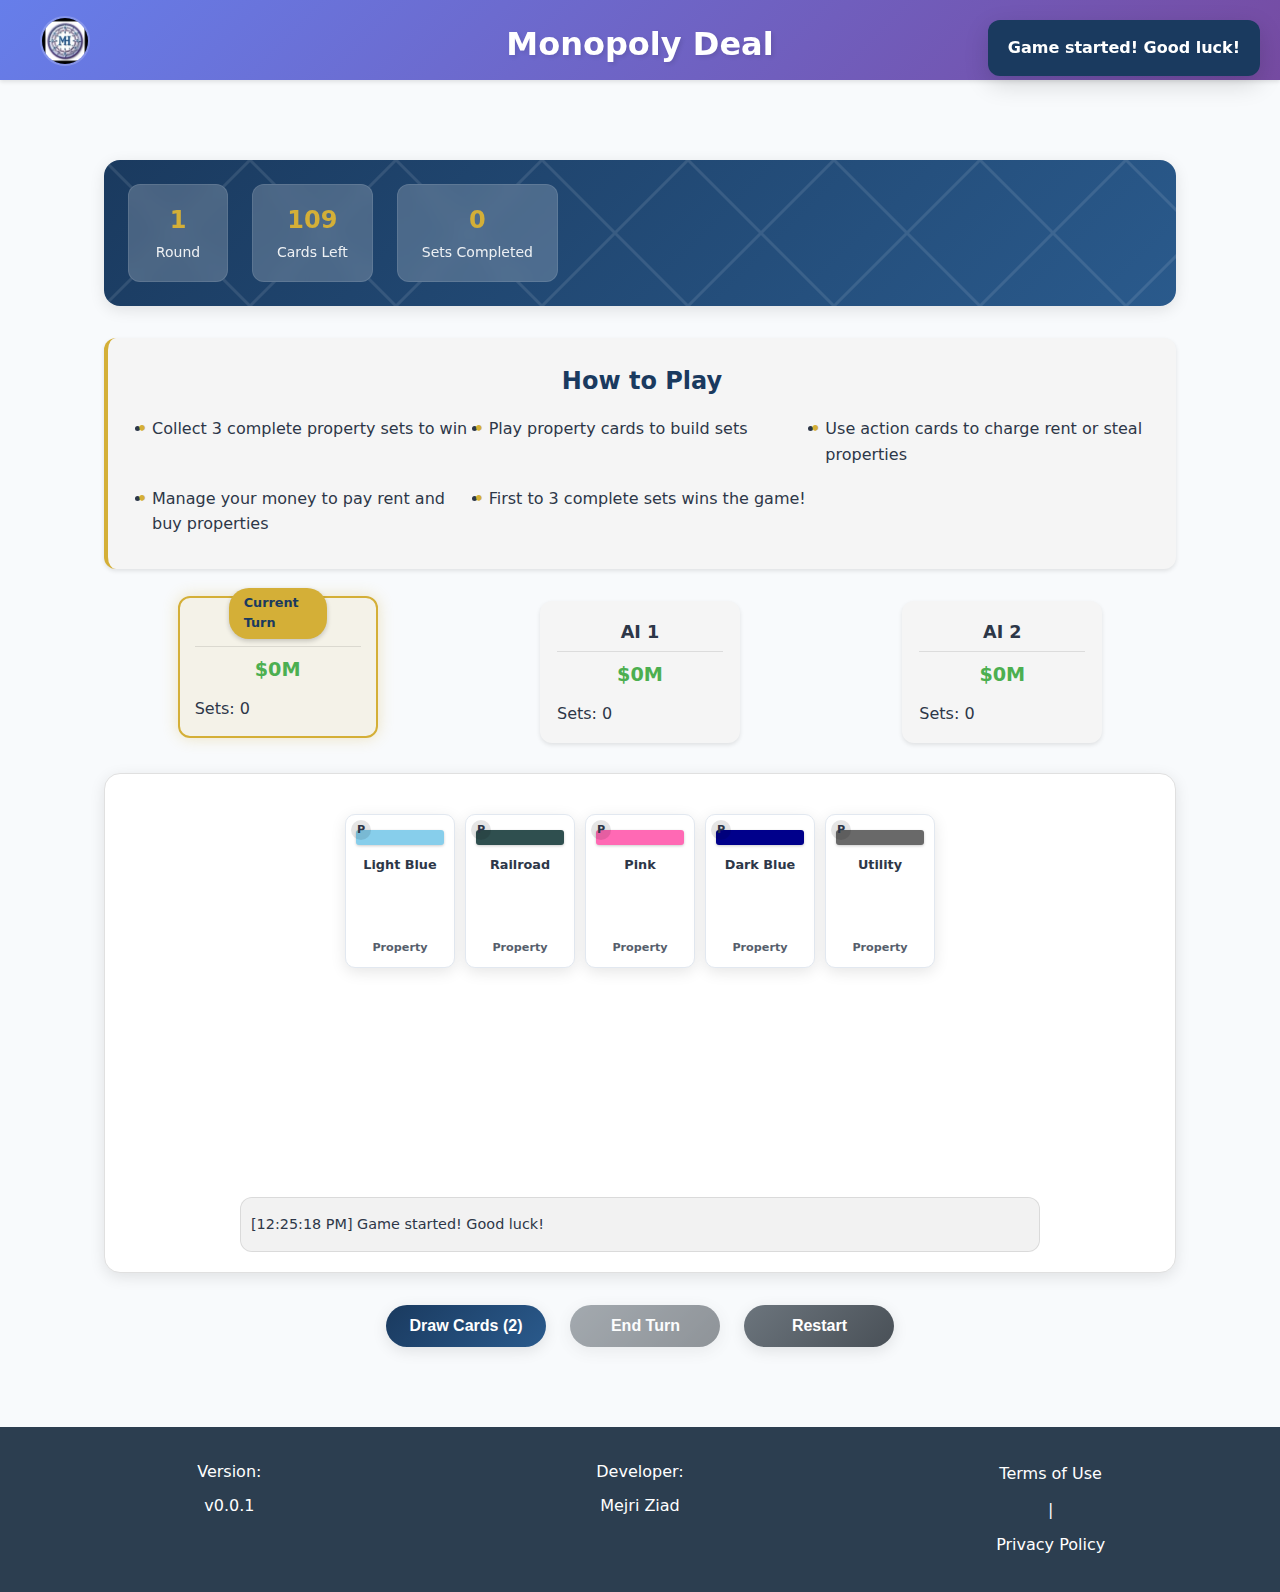
<file: GH-monopoly-deal.html>
<!DOCTYPE html>
<html lang="en">
<head>
    <meta charset="UTF-8">
    <meta name="viewport" content="width=device-width, initial-scale=1.0">
    <title>GameHub - Monopoly Deal</title>
    <link rel="stylesheet" href="main.css">
    <style>
        /* Modern Monopoly Deal color palette */
        :root {
            --primary-blue: #1a3a5f;
            --secondary-blue: #2a5a8c;
            --accent-gold: #d4af37;
            --accent-light: #f5f5f5;
            --accent-dark: #333333;
            --success-green: #4caf50;
            --warning-orange: #ff9800;
            --error-red: #f44336;
            --card-bg: #ffffff;
            --card-border: #e0e0e0;
            --player-1: #1a3a5f;
            --player-2: #8b0000;
            --player-3: #006400;
            --property-brown: #8B4513;
            --property-lightblue: #87CEEB;
            --property-pink: #FF69B4;
            --property-orange: #FFA500;
            --property-red: #DC143C;
            --property-yellow: #FFD700;
            --property-green: #228B22;
            --property-darkblue: #00008B;
            --property-railroad: #2F4F4F;
            --property-utility: #696969;
        }

        .GH-game-container {
            max-width: 1400px;
            width: 100%;
            margin: 0 auto;
            padding: var(--gh-space-lg);
        }

        .GH-game-header {
            display: flex;
            justify-content: space-between;
            align-items: center;
            margin-bottom: var(--gh-space-lg);
            padding: var(--gh-space-md);
            border-radius: var(--gh-radius-lg);
            background: linear-gradient(135deg, var(--primary-blue), var(--secondary-blue));
            color: white;
            box-shadow: var(--gh-shadow-md);
            position: relative;
            overflow: hidden;
        }

        .GH-game-header::before {
            content: '';
            position: absolute;
            top: 0;
            left: 0;
            right: 0;
            bottom: 0;
            background-image: url('data:image/svg+xml,<svg xmlns="http://www.w3.org/2000/svg" viewBox="0 0 100 100" opacity="0.1"><path d="M0,0 L100,100 M100,0 L0,100" stroke="white" stroke-width="2"/></svg>');
            z-index: 0;
        }

        .GH-game-header > * {
            position: relative;
            z-index: 1;
        }

        .GH-game-stats {
            display: flex;
            gap: var(--gh-space-md);
        }

        .GH-stat-box {
            background: rgba(255, 255, 255, 0.2);
            padding: var(--gh-space-sm) var(--gh-space-md);
            border-radius: var(--gh-radius-md);
            text-align: center;
            min-width: 100px;
            backdrop-filter: blur(10px);
            border: 1px solid rgba(255, 255, 255, 0.1);
            transition: transform 0.2s ease;
        }

        .GH-stat-box:hover {
            transform: translateY(-2px);
        }

        .GH-stat-value {
            font-size: var(--gh-font-size-2xl);
            font-weight: bold;
            display: block;
            color: var(--accent-gold);
        }

        .GH-stat-label {
            font-size: var(--gh-font-size-sm);
            opacity: 0.9;
        }

        .GH-game-area {
            margin: 30px 0;
            padding: 20px;
            border-radius: var(--gh-radius-lg);
            background-color: var(--card-bg);
            display: flex;
            flex-direction: column;
            align-items: center;
            box-shadow: var(--gh-shadow-md);
            min-height: 500px;
            justify-content: space-between;
            position: relative;
            overflow: hidden;
            border: 1px solid var(--card-border);
        }

        .GH-dark-mode .GH-game-area {
            background-color: var(--accent-dark);
            border-color: #555;
        }

        /* Player areas */
        .GH-players-container {
            display: flex;
            justify-content: space-around;
            width: 100%;
            margin-bottom: 20px;
            flex-wrap: wrap;
            gap: 15px;
        }

        .GH-player-area {
            background: var(--accent-light);
            border-radius: var(--gh-radius-md);
            padding: 15px;
            min-width: 200px;
            border: 2px solid transparent;
            transition: all 0.3s ease;
            box-shadow: var(--gh-shadow-sm);
            position: relative;
        }

        .GH-dark-mode .GH-player-area {
            background: #444;
            color: white;
        }

        .GH-player-area.active {
            border-color: var(--accent-gold);
            background: rgba(212, 175, 55, 0.1);
            box-shadow: 0 0 15px rgba(212, 175, 55, 0.3);
            transform: translateY(-5px);
        }

        .GH-player-name {
            font-weight: bold;
            font-size: 1.1rem;
            margin-bottom: 8px;
            text-align: center;
            padding-bottom: 5px;
            border-bottom: 1px solid rgba(0,0,0,0.1);
        }

        .GH-dark-mode .GH-player-name {
            border-bottom-color: rgba(255,255,255,0.1);
        }

        .GH-player-money {
            color: var(--success-green);
            font-weight: bold;
            font-size: 1.2rem;
            text-align: center;
            margin: 5px 0;
        }

        .GH-player-properties {
            display: flex;
            flex-wrap: wrap;
            gap: 5px;
            margin-top: 10px;
            justify-content: center;
        }

        .GH-property-set {
            display: flex;
            flex-direction: column;
            align-items: center;
            gap: 2px;
            margin: 5px;
        }

        .GH-property-chip {
            width: 20px;
            height: 20px;
            border-radius: 50%;
            border: 1px solid #333;
            box-shadow: 0 2px 4px rgba(0,0,0,0.2);
        }

        .GH-property-count {
            font-size: 0.8rem;
            font-weight: bold;
            color: var(--accent-dark);
        }

        .GH-dark-mode .GH-property-count {
            color: white;
        }

        .GH-property-complete {
            color: var(--success-green);
        }

        /* Card styles */
        .GH-cards-container {
            display: flex;
            flex-wrap: wrap;
            gap: 10px;
            justify-content: center;
            margin: 20px 0;
            max-width: 800px;
        }

        .GH-card {
            width: 110px;
            height: 154px;
            border-radius: 10px;
            border: 2px solid var(--card-border);
            cursor: pointer;
            transition: all 0.3s ease;
            position: relative;
            display: flex;
            flex-direction: column;
            justify-content: space-between;
            padding: 10px;
            font-weight: bold;
            box-shadow: var(--gh-shadow-sm);
            overflow: hidden;
        }

        .GH-card:hover {
            transform: translateY(-8px) rotate(2deg);
            box-shadow: var(--gh-shadow-lg);
        }

        .GH-card.playable {
            border-color: var(--accent-gold);
            box-shadow: 0 0 10px rgba(212, 175, 55, 0.5);
        }

        .GH-card.property {
            background: linear-gradient(135deg, var(--card-color), #FFFFFF);
        }

        .GH-card.money {
            background: linear-gradient(135deg, #e8f5e9, #FFFFFF);
            color: #2e7d32;
        }

        .GH-card.action {
            background: linear-gradient(135deg, #ffe0b2, #FFFFFF);
            color: #e65100;
        }

        .GH-card.rent {
            background: linear-gradient(135deg, #ffcdd2, #FFFFFF);
            color: #c62828;
        }

        .GH-card-value {
            font-size: 1.5rem;
            text-align: center;
            font-weight: bold;
            margin-top: 10px;
        }

        .GH-card-title {
            font-size: 0.8rem;
            text-align: center;
            margin: 5px 0;
            font-weight: 600;
        }

        .GH-card-color {
            height: 15px;
            border-radius: 3px;
            margin: 5px 0;
            box-shadow: 0 1px 3px rgba(0,0,0,0.2);
        }

        .GH-card-description {
            font-size: 0.7rem;
            text-align: center;
            opacity: 0.8;
            margin-top: auto;
        }

        .GH-card-corner {
            position: absolute;
            top: 5px;
            left: 5px;
            width: 20px;
            height: 20px;
            border-radius: 50%;
            background: rgba(0,0,0,0.1);
            display: flex;
            align-items: center;
            justify-content: center;
            font-size: 0.7rem;
        }

        /* Game controls */
        .GH-game-controls {
            display: flex;
            justify-content: center;
            gap: var(--gh-space-md);
            margin-top: var(--gh-space-lg);
            flex-wrap: wrap;
        }

        .GH-game-btn {
            background: linear-gradient(135deg, var(--primary-blue), var(--secondary-blue));
            border: none;
            color: white;
            padding: 12px 24px;
            font-size: var(--gh-font-size-base);
            border-radius: 50px;
            cursor: pointer;
            transition: all 0.3s ease;
            box-shadow: var(--gh-shadow-md);
            min-width: 150px;
            font-weight: 600;
            display: flex;
            align-items: center;
            justify-content: center;
            gap: 8px;
            position: relative;
            overflow: hidden;
        }

        .GH-game-btn::before {
            content: '';
            position: absolute;
            top: 0;
            left: -100%;
            width: 100%;
            height: 100%;
            background: linear-gradient(90deg, transparent, rgba(255,255,255,0.2), transparent);
            transition: left 0.5s;
        }

        .GH-game-btn:hover {
            transform: translateY(-3px);
            box-shadow: var(--gh-shadow-lg);
        }

        .GH-game-btn:hover::before {
            left: 100%;
        }

        .GH-game-btn:active {
            transform: translateY(1px);
        }

        .GH-game-btn:disabled {
            opacity: 0.6;
            cursor: not-allowed;
            transform: none;
        }

        .GH-game-btn:disabled:hover {
            transform: none;
            box-shadow: var(--gh-shadow-md);
        }

        .GH-game-btn.secondary {
            background: linear-gradient(135deg, #6c757d, #495057);
        }

        /* Property colors */
        .GH-color-brown { background-color: var(--property-brown); }
        .GH-color-lightblue { background-color: var(--property-lightblue); }
        .GH-color-pink { background-color: var(--property-pink); }
        .GH-color-orange { background-color: var(--property-orange); }
        .GH-color-red { background-color: var(--property-red); }
        .GH-color-yellow { background-color: var(--property-yellow); }
        .GH-color-green { background-color: var(--property-green); }
        .GH-color-darkblue { background-color: var(--property-darkblue); }
        .GH-color-railroad { background-color: var(--property-railroad); }
        .GH-color-utility { background-color: var(--property-utility); }

        /* Instructions */
        .GH-instructions {
            background-color: var(--accent-light);
            padding: var(--gh-space-md);
            border-radius: var(--gh-radius-md);
            margin-bottom: var(--gh-space-lg);
            box-shadow: var(--gh-shadow-sm);
            border-left: 4px solid var(--accent-gold);
        }

        .GH-dark-mode .GH-instructions {
            background-color: #444;
        }

        .GH-instructions h2 {
            margin-bottom: var(--gh-space-sm);
            text-align: center;
            color: var(--primary-blue);
        }

        .GH-dark-mode .GH-instructions h2 {
            color: var(--accent-gold);
        }

        .GH-instructions ul {
            display: grid;
            grid-template-columns: repeat(auto-fit, minmax(250px, 1fr));
            gap: 10px;
            padding-left: 20px;
        }

        .GH-instructions li {
            margin-bottom: 8px;
            position: relative;
        }

        .GH-instructions li::before {
            content: '•';
            color: var(--accent-gold);
            font-weight: bold;
            position: absolute;
            left: -15px;
        }

        /* Game log */
        .GH-game-log {
            background: rgba(0, 0, 0, 0.05);
            border-radius: var(--gh-radius-md);
            padding: 10px;
            margin-top: 15px;
            max-height: 120px;
            overflow-y: auto;
            font-size: 0.9rem;
            width: 100%;
            max-width: 800px;
            border: 1px solid rgba(0,0,0,0.1);
        }

        .GH-dark-mode .GH-game-log {
            background: rgba(255, 255, 255, 0.05);
            border-color: rgba(255,255,255,0.1);
        }

        .GH-log-entry {
            padding: 5px 0;
            border-bottom: 1px solid rgba(0,0,0,0.05);
        }

        .GH-dark-mode .GH-log-entry {
            border-bottom-color: rgba(255,255,255,0.05);
        }

        .GH-log-entry:last-child {
            border-bottom: none;
        }

        /* Responsive */
        @media (max-width: 768px) {
            .GH-card {
                width: 90px;
                height: 126px;
            }

            .GH-players-container {
                flex-direction: column;
                align-items: center;
            }

            .GH-player-area {
                min-width: 150px;
            }

            .GH-game-header {
                flex-direction: column;
                gap: var(--gh-space-md);
            }

            .GH-instructions ul {
                grid-template-columns: 1fr;
            }
        }

        /* Animations */
        @keyframes cardDraw {
            0% { transform: scale(0.5) rotate(-10deg); opacity: 0; }
            100% { transform: scale(1) rotate(0); opacity: 1; }
        }

        .GH-card {
            animation: cardDraw 0.3s ease;
        }

        @keyframes pulse {
            0% { transform: scale(1); }
            50% { transform: scale(1.05); }
            100% { transform: scale(1); }
        }

        .GH-player-area.active {
            animation: pulse 2s infinite;
        }

        /* Game background */
        .GH-game-area::before {
            content: '';
            position: absolute;
            top: 0;
            left: 0;
            right: 0;
            bottom: 0;
            background-image: 
                radial-gradient(circle at 20% 30%, rgba(26, 58, 95, 0.05) 0%, transparent 50%),
                radial-gradient(circle at 80% 70%, rgba(212, 175, 55, 0.05) 0%, transparent 50%);
            z-index: -1;
        }

        /* Game Notification */
        .GH-game-notification {
            position: fixed;
            top: 20px;
            right: 20px;
            padding: 15px 20px;
            border-radius: var(--gh-radius-md);
            color: white;
            font-weight: bold;
            z-index: 1000;
            transform: translateX(150%);
            transition: transform 0.3s ease;
            max-width: 300px;
            box-shadow: var(--gh-shadow-lg);
        }

        .GH-game-notification.show {
            transform: translateX(0);
        }

        .GH-game-notification.info {
            background: var(--primary-blue);
        }

        .GH-game-notification.warning {
            background: var(--warning-orange);
        }

        .GH-game-notification.success {
            background: var(--success-green);
        }

        .GH-game-notification.error {
            background: var(--error-red);
        }

        /* Game Over Modal */
        .GH-game-modal {
            position: fixed;
            top: 0;
            left: 0;
            width: 100%;
            height: 100%;
            background: rgba(0, 0, 0, 0.7);
            display: flex;
            align-items: center;
            justify-content: center;
            z-index: 1000;
            opacity: 0;
            visibility: hidden;
            transition: all 0.3s ease;
        }

        .GH-game-modal.active {
            opacity: 1;
            visibility: visible;
        }

        .GH-modal-content {
            background: var(--card-bg);
            border-radius: var(--gh-radius-lg);
            padding: var(--gh-space-lg);
            max-width: 500px;
            width: 90%;
            text-align: center;
            box-shadow: var(--gh-shadow-lg);
            transform: scale(0.7);
            transition: transform 0.3s ease;
        }

        .GH-game-modal.active .GH-modal-content {
            transform: scale(1);
        }

        .GH-dark-mode .GH-modal-content {
            background: var(--accent-dark);
            color: white;
        }

        .GH-modal-title {
            color: var(--primary-blue);
            margin-bottom: var(--gh-space-lg);
            font-size: 2rem;
        }

        .GH-dark-mode .GH-modal-title {
            color: var(--accent-gold);
        }

        .GH-modal-stats {
            display: grid;
            grid-template-columns: repeat(2, 1fr);
            gap: var(--gh-space-md);
            margin-bottom: var(--gh-space-lg);
        }

        .GH-modal-stat {
            padding: var(--gh-space-md);
            border-radius: var(--gh-radius-md);
            background: var(--accent-light);
        }

        .GH-dark-mode .GH-modal-stat {
            background: #555;
        }

        .GH-modal-stat-value {
            font-size: 1.5rem;
            font-weight: bold;
            color: var(--primary-blue);
            margin-bottom: 5px;
        }

        .GH-dark-mode .GH-modal-stat-value {
            color: var(--accent-gold);
        }

        .GH-modal-stat-label {
            font-size: 0.9rem;
            opacity: 0.8;
        }

        /* Turn indicator */
        .GH-turn-indicator {
            position: absolute;
            top: -10px;
            left: 50%;
            transform: translateX(-50%);
            background: var(--accent-gold);
            color: var(--primary-blue);
            padding: 5px 15px;
            border-radius: 20px;
            font-size: 0.8rem;
            font-weight: bold;
            box-shadow: 0 2px 5px rgba(0,0,0,0.2);
        }
    </style>
</head>
<body class="GH-body GH-light-mode">
    <!-- Header -->
    <header class="GH-header">
        <div class="GH-header-content">
            <div class="GH-logo-section">
                <a href="index.html" class="GH-logo-link" data-i18n-title="GH.general.homeTooltip">
                    <img src="assets/icons/icon-96x96.png" alt="Logo" class="GH-general-logo" data-i18n-alt="GH.general.logoAlt">
                </a>
            </div>
            
            <h1 class="GH-title" data-i18n="GH.monopoly.title">Monopoly Deal</h1>
            
            <div class="GH-controls">
                <select class="GH-language-select" id="languageSelect">
                    <option value="en">English</option>
                    <option value="ar">العربية</option>
                    <option value="fr">Français</option>
                </select>
                
                <button class="GH-mode-toggle" id="modeToggle" data-i18n-title="GH.general.darkMode">
                    <span class="GH-icon">🌙</span>
                </button>
                
                <button class="GH-notification-toggle" id="notificationToggle" data-i18n-title="GH.general.notifications">
                    <span class="GH-icon">🔔</span>
                </button>
            </div>
        </div>
    </header>
    
    <!-- Main Content -->
    <main class="GH-main">
        <div class="GH-game-container">
            <div class="GH-game-header">
                <div class="GH-game-stats">
                    <div class="GH-stat-box">
                        <span class="GH-stat-value" id="round">1</span>
                        <span class="GH-stat-label" data-i18n="GH.monopoly.round">Round</span>
                    </div>
                    <div class="GH-stat-box">
                        <span class="GH-stat-value" id="deck-count">0</span>
                        <span class="GH-stat-label" data-i18n="GH.monopoly.cardsLeft">Cards Left</span>
                    </div>
                    <div class="GH-stat-box">
                        <span class="GH-stat-value" id="sets-completed">0</span>
                        <span class="GH-stat-label" data-i18n="GH.monopoly.setsCompleted">Sets Completed</span>
                    </div>
                </div>
            </div>
            
            <div class="GH-instructions">
                <h2 data-i18n="GH.monopoly.howToPlay">How to Play</h2>
                <ul>
                    <li data-i18n="GH.monopoly.instruction1">Collect 3 complete property sets to win</li>
                    <li data-i18n="GH.monopoly.instruction2">Play property cards to build sets</li>
                    <li data-i18n="GH.monopoly.instruction3">Use action cards to charge rent or steal properties</li>
                    <li data-i18n="GH.monopoly.instruction4">Manage your money to pay rent and buy properties</li>
                    <li data-i18n="GH.monopoly.instruction5">First to 3 complete sets wins the game!</li>
                </ul>
            </div>

            <div class="GH-players-container" id="players-container">
                <!-- Player areas will be populated by JavaScript -->
            </div>
            
            <div class="GH-game-area">
                <div class="GH-cards-container" id="player-hand">
                    <!-- Player's cards will be displayed here -->
                </div>
                
                <div class="GH-game-log" id="game-log">
                    <!-- Game events will be logged here -->
                </div>
            </div>
            
            <div class="GH-game-controls">
                <button id="draw-btn" class="GH-game-btn" data-i18n="GH.monopoly.drawCards">
                    <span>🎴</span> Draw Cards (2)
                </button>
                <button id="end-turn-btn" class="GH-game-btn secondary" data-i18n="GH.monopoly.endTurn" disabled>
                    <span>⏭️</span> End Turn
                </button>
                <button id="restart-btn" class="GH-game-btn secondary" data-i18n="GH.monopoly.restart">
                    <span>🔄</span> Restart
                </button>
            </div>
        </div>
    </main>
    
    <!-- Footer -->
    <footer class="GH-footer">
        <div class="GH-footer-content">
            <div class="GH-footer-column">
                <span data-i18n="GH.general.version">Version:</span>
                <span>v0.0.1</span>
            </div>
            
            <div class="GH-footer-column">
                <span data-i18n="GH.general.developer">Developer:</span>
                <span>Mejri Ziad</span>
            </div>
            
            <div class="GH-footer-column">
                <a href="#" data-i18n="GH.general.terms">Terms of Use</a>
                <span> | </span>
                <a href="#" data-i18n="GH.general.privacy">Privacy Policy</a>
            </div>
        </div>
    </footer>
    
    <!-- Game Notification -->
    <div class="GH-game-notification" id="game-notification" style="display: none;"></div>
    
    <!-- Game Over Modal -->
    <div class="GH-game-modal" id="game-over-modal">
        <div class="GH-modal-content">
            <h2 class="GH-modal-title" id="game-result-title" data-i18n="GH.monopoly.gameOver">Game Over!</h2>
            <div class="GH-modal-stats">
                <div class="GH-modal-stat">
                    <div class="GH-modal-stat-value" id="winner-name">-</div>
                    <div class="GH-modal-stat-label" data-i18n="GH.monopoly.winner">Winner</div>
                </div>
                <div class="GH-modal-stat">
                    <div class="GH-modal-stat-value" id="total-rounds">0</div>
                    <div class="GH-modal-stat-label" data-i18n="GH.monopoly.totalRounds">Total Rounds</div>
                </div>
                <div class="GH-modal-stat">
                    <div class="GH-modal-stat-value" id="final-sets">0</div>
                    <div class="GH-modal-stat-label" data-i18n="GH.monopoly.setsCompleted">Sets Completed</div>
                </div>
                <div class="GH-modal-stat">
                    <div class="GH-modal-stat-value" id="game-duration">0</div>
                    <div class="GH-modal-stat-label" data-i18n="GH.monopoly.gameDuration">Game Duration</div>
                </div>
            </div>
            <div class="GH-game-controls">
                <button id="play-again-btn" class="GH-game-btn" data-i18n="GH.monopoly.playAgain">Play Again</button>
                <button id="main-menu-btn" class="GH-game-btn secondary" data-i18n="GH.monopoly.mainMenu">Main Menu</button>
            </div>
        </div>
    </div>
    
    <!-- Include JavaScript files -->
    <script src="translation.js"></script>
    <script src="global.js"></script>
    <script src="monopoly-data.js"></script>
    <script>
        // DOM elements
        const playersContainer = document.getElementById('players-container');
        const playerHand = document.getElementById('player-hand');
        const gameLog = document.getElementById('game-log');
        const drawBtn = document.getElementById('draw-btn');
        const endTurnBtn = document.getElementById('end-turn-btn');
        const restartBtn = document.getElementById('restart-btn');
        const roundElement = document.getElementById('round');
        const deckCountElement = document.getElementById('deck-count');
        const setsCompletedElement = document.getElementById('sets-completed');
        const gameOverModal = document.getElementById('game-over-modal');
        const winnerNameElement = document.getElementById('winner-name');
        const totalRoundsElement = document.getElementById('total-rounds');
        const finalSetsElement = document.getElementById('final-sets');
        const gameDurationElement = document.getElementById('game-duration');
        const playAgainBtn = document.getElementById('play-again-btn');
        const mainMenuBtn = document.getElementById('main-menu-btn');
        const gameNotification = document.getElementById('game-notification');

        // Game state
        let gameState = {
            players: [],
            currentPlayer: 0,
            deck: [],
            discardPile: [],
            round: 1,
            gameStarted: false,
            gameOver: false,
            startTime: null
        };

        // Event listeners
        drawBtn.addEventListener('click', drawCards);
        endTurnBtn.addEventListener('click', endTurn);
        restartBtn.addEventListener('click', restartGame);
        playAgainBtn.addEventListener('click', playAgain);
        mainMenuBtn.addEventListener('click', goToMainMenu);

        // Initialize game
        function initGame() {
            gameState = {
                players: [],
                currentPlayer: 0,
                deck: [],
                discardPile: [],
                round: 1,
                gameStarted: false,
                gameOver: false,
                startTime: new Date()
            };

            createDeck();
            createPlayers();
            dealInitialCards();
            updateUI();
            
            logGameEvent(getTranslation('GH.monopoly.gameStarted', 'Game started!'));
            showTranslatableNotification('GH.monopoly.gameStarted', 'info');
        }

        function createDeck() {
            gameState.deck = [];
            
            // Add property cards
            propertySets.forEach(set => {
                for (let i = 0; i < 6; i++) { // 6 of each property
                    gameState.deck.push({
                        type: cardTypes.PROPERTY,
                        color: set.color,
                        name: set.name,
                        value: 0,
                        set: set
                    });
                }
            });
            
            // Add money cards
            const moneyValues = [1, 2, 3, 5, 10];
            moneyValues.forEach(value => {
                const count = value <= 3 ? 8 : value === 5 ? 4 : 2;
                for (let i = 0; i < count; i++) {
                    gameState.deck.push({
                        type: cardTypes.MONEY,
                        value: value,
                        name: `$${value}M`
                    });
                }
            });
            
            // Add rent cards
            propertySets.forEach(set => {
                for (let i = 0; i < 3; i++) {
                    gameState.deck.push({
                        type: cardTypes.RENT,
                        color: set.color,
                        value: 1,
                        name: 'Rent'
                    });
                }
            });
            
            // Add wild rent cards
            for (let i = 0; i < 4; i++) {
                gameState.deck.push({
                    type: cardTypes.RENT,
                    color: 'wild',
                    value: 3,
                    name: 'Wild Rent'
                });
            }
            
            // Shuffle deck
            shuffleDeck();
        }

        function shuffleDeck() {
            for (let i = gameState.deck.length - 1; i > 0; i--) {
                const j = Math.floor(Math.random() * (i + 1));
                [gameState.deck[i], gameState.deck[j]] = [gameState.deck[j], gameState.deck[i]];
            }
        }

        function createPlayers() {
            gameState.players = [
                {
                    id: 0,
                    name: getTranslation('GH.monopoly.player', 'Player'),
                    hand: [],
                    properties: {},
                    money: 0,
                    isAI: false,
                    setsCompleted: 0,
                    color: 'var(--player-1)'
                },
                {
                    id: 1,
                    name: getTranslation('GH.monopoly.ai1', 'AI 1'),
                    hand: [],
                    properties: {},
                    money: 0,
                    isAI: true,
                    setsCompleted: 0,
                    color: 'var(--player-2)'
                },
                {
                    id: 2,
                    name: getTranslation('GH.monopoly.ai2', 'AI 2'),
                    hand: [],
                    properties: {},
                    money: 0,
                    isAI: true,
                    setsCompleted: 0,
                    color: 'var(--player-3)'
                }
            ];
        }

        function dealInitialCards() {
            gameState.players.forEach(player => {
                for (let i = 0; i < 5; i++) {
                    if (gameState.deck.length > 0) {
                        player.hand.push(gameState.deck.pop());
                    }
                }
            });
        }

        function drawCards() {
            if (!gameState.gameStarted) {
                gameState.gameStarted = true;
            }

            const currentPlayer = gameState.players[gameState.currentPlayer];
            
            // Draw 2 cards
            for (let i = 0; i < 2; i++) {
                if (gameState.deck.length > 0) {
                    currentPlayer.hand.push(gameState.deck.pop());
                } else if (gameState.discardPile.length > 0) {
                    // Reshuffle discard pile if deck is empty
                    gameState.deck = [...gameState.discardPile];
                    gameState.discardPile = [];
                    shuffleDeck();
                    currentPlayer.hand.push(gameState.deck.pop());
                }
            }

            drawBtn.disabled = true;
            endTurnBtn.disabled = false;
            
            logGameEvent(`${currentPlayer.name} ${getTranslation('GH.monopoly.drewCards', 'drew 2 cards')}`);
            updateUI();
        }

        function playCard(cardIndex) {
            const currentPlayer = gameState.players[gameState.currentPlayer];
            const card = currentPlayer.hand[cardIndex];

            if (!card) return;

            switch (card.type) {
                case cardTypes.PROPERTY:
                    playPropertyCard(card, cardIndex);
                    break;
                case cardTypes.MONEY:
                    playMoneyCard(card, cardIndex);
                    break;
                case cardTypes.RENT:
                    playRentCard(card, cardIndex);
                    break;
            }
        }

        function playPropertyCard(card, cardIndex) {
            const currentPlayer = gameState.players[gameState.currentPlayer];
            
            if (!currentPlayer.properties[card.color]) {
                currentPlayer.properties[card.color] = [];
            }
            
            currentPlayer.properties[card.color].push(card);
            currentPlayer.hand.splice(cardIndex, 1);
            
            // Check for completed sets
            checkForCompletedSets(currentPlayer);
            
            logGameEvent(`${currentPlayer.name} ${getTranslation('GH.monopoly.playedProperty', 'played a')} ${card.name} ${getTranslation('GH.monopoly.property', 'property')}`);
            updateUI();
        }

        function playMoneyCard(card, cardIndex) {
            const currentPlayer = gameState.players[gameState.currentPlayer];
            
            currentPlayer.money += card.value;
            currentPlayer.hand.splice(cardIndex, 1);
            
            logGameEvent(`${currentPlayer.name} ${getTranslation('GH.monopoly.playedMoney', 'played')} ${card.name}`);
            updateUI();
        }

        function playRentCard(card, cardIndex) {
            // Simplified rent - just discard for now
            const currentPlayer = gameState.players[gameState.currentPlayer];
            
            gameState.discardPile.push(card);
            currentPlayer.hand.splice(cardIndex, 1);
            
            logGameEvent(`${currentPlayer.name} ${getTranslation('GH.monopoly.playedRent', 'played a rent card')}`);
            updateUI();
        }

        function checkForCompletedSets(player) {
            propertySets.forEach(set => {
                if (player.properties[set.color] && player.properties[set.color].length >= set.cardsNeeded) {
                    if (!player.properties[set.color].completed) {
                        player.properties[set.color].completed = true;
                        player.setsCompleted++;
                        logGameEvent(`🎉 ${player.name} ${getTranslation('GH.monopoly.completedSet', 'completed the')} ${set.name} ${getTranslation('GH.monopoly.set', 'set!')}`);
                        
                        if (player.setsCompleted >= 3) {
                            endGame(player);
                        }
                    }
                }
            });
        }

        function endTurn() {
            gameState.currentPlayer = (gameState.currentPlayer + 1) % gameState.players.length;
            
            if (gameState.currentPlayer === 0) {
                gameState.round++;
            }

            drawBtn.disabled = false;
            endTurnBtn.disabled = true;

            logGameEvent(`${getTranslation('GH.monopoly.nowPlaying', 'Now playing:')} ${gameState.players[gameState.currentPlayer].name}`);
            
            // AI turn
            if (gameState.players[gameState.currentPlayer].isAI) {
                setTimeout(playAITurn, 1000);
            }

            updateUI();
        }

        function playAITurn() {
            const aiPlayer = gameState.players[gameState.currentPlayer];
            
            // AI draws cards first
            drawCards();
            
            // AI plays cards (simplified logic)
            setTimeout(() => {
                let cardsPlayed = 0;
                const maxCardsToPlay = 3;
                
                // Play properties first
                aiPlayer.hand.forEach((card, index) => {
                    if (cardsPlayed < maxCardsToPlay && card.type === cardTypes.PROPERTY) {
                        playPropertyCard(card, index - (aiPlayer.hand.length - gameState.players[gameState.currentPlayer].hand.length));
                        cardsPlayed++;
                    }
                });
                
                // Then play money
                aiPlayer.hand.forEach((card, index) => {
                    if (cardsPlayed < maxCardsToPlay && card.type === cardTypes.MONEY) {
                        playMoneyCard(card, index - (aiPlayer.hand.length - gameState.players[gameState.currentPlayer].hand.length));
                        cardsPlayed++;
                    }
                });
                
                // End AI turn
                setTimeout(endTurn, 1000);
            }, 1000);
        }

        function endGame(winner) {
            gameState.gameOver = true;
            const endTime = new Date();
            const duration = Math.round((endTime - gameState.startTime) / 1000);
            
            winnerNameElement.textContent = winner.name;
            totalRoundsElement.textContent = gameState.round;
            finalSetsElement.textContent = winner.setsCompleted;
            gameDurationElement.textContent = `${duration}s`;
            
            setTimeout(() => {
                gameOverModal.classList.add('active');
            }, 1000);
            
            logGameEvent(`🎊 ${winner.name} ${getTranslation('GH.monopoly.winsGame', 'wins the game!')}`);
        }

        function updateUI() {
            // Update game stats
            roundElement.textContent = gameState.round;
            deckCountElement.textContent = gameState.deck.length;
            setsCompletedElement.textContent = gameState.players[0].setsCompleted;
            
            // Update players display
            playersContainer.innerHTML = '';
            gameState.players.forEach((player, index) => {
                const playerElement = document.createElement('div');
                playerElement.className = `GH-player-area ${index === gameState.currentPlayer ? 'active' : ''}`;
                
                let propertiesHTML = '';
                Object.keys(player.properties).forEach(color => {
                    const propertyCount = player.properties[color].length;
                    const set = propertySets.find(s => s.color === color);
                    const isComplete = propertyCount >= set.cardsNeeded;
                    
                    propertiesHTML += `
                        <div class="GH-property-set">
                            <div class="GH-property-chip GH-color-${color}" title="${set.name}: ${propertyCount}/${set.cardsNeeded}"></div>
                            <div class="GH-property-count ${isComplete ? 'GH-property-complete' : ''}">
                                ${isComplete ? '✓' : propertyCount}
                            </div>
                        </div>
                    `;
                });
                
                playerElement.innerHTML = `
                    ${index === gameState.currentPlayer ? '<div class="GH-turn-indicator">Current Turn</div>' : ''}
                    <div class="GH-player-name">${player.name}</div>
                    <div class="GH-player-money">$${player.money}M</div>
                    <div class="GH-player-properties">${propertiesHTML}</div>
                    <div>${getTranslation('GH.monopoly.sets', 'Sets')}: ${player.setsCompleted}</div>
                `;
                
                playersContainer.appendChild(playerElement);
            });
            
            // Update player hand
            playerHand.innerHTML = '';
            if (gameState.currentPlayer === 0 && !gameState.gameOver) {
                gameState.players[0].hand.forEach((card, index) => {
                    const cardElement = document.createElement('div');
                    cardElement.className = `GH-card ${card.type} ${card.type === cardTypes.PROPERTY ? 'property' : ''} playable`;
                    cardElement.onclick = () => playCard(index);
                    
                    let cardHTML = '';
                    switch (card.type) {
                        case cardTypes.PROPERTY:
                            cardHTML = `
                                <div class="GH-card-corner">P</div>
                                <div class="GH-card-color GH-color-${card.color}"></div>
                                <div class="GH-card-title">${card.name}</div>
                                <div class="GH-card-description">${getTranslation('GH.monopoly.property', 'Property')}</div>
                            `;
                            break;
                        case cardTypes.MONEY:
                            cardHTML = `
                                <div class="GH-card-corner">$</div>
                                <div class="GH-card-value">$${card.value}M</div>
                                <div class="GH-card-title">${getTranslation('GH.monopoly.money', 'Money')}</div>
                            `;
                            break;
                        case cardTypes.RENT:
                            cardHTML = `
                                <div class="GH-card-corner">R</div>
                                <div class="GH-card-value">💰</div>
                                <div class="GH-card-title">${card.name}</div>
                                <div class="GH-card-description">${getTranslation('GH.monopoly.rent', 'Rent')}</div>
                            `;
                            break;
                    }
                    
                    cardElement.innerHTML = cardHTML;
                    playerHand.appendChild(cardElement);
                });
            }
        }

        function logGameEvent(message) {
            const logEntry = document.createElement('div');
            logEntry.className = 'GH-log-entry';
            logEntry.textContent = `[${new Date().toLocaleTimeString()}] ${message}`;
            gameLog.appendChild(logEntry);
            gameLog.scrollTop = gameLog.scrollHeight;
        }

        function restartGame() {
            if (gameState.gameStarted && !gameState.gameOver) {
                showTranslatableNotification('GH.monopoly.restartConfirm', 'warning');
            }
            initGame();
        }

        function playAgain() {
            gameOverModal.classList.remove('active');
            initGame();
        }

        function goToMainMenu() {
            gameOverModal.classList.remove('active');
            window.location.href = 'index.html';
        }

        // Enhanced notification function
        function showTranslatableNotification(messageKey, type) {
            const translations = window.getTranslations ? window.getTranslations() : {};
            const cleanKey = messageKey.replace(/^GH\./, '');
            const keys = cleanKey.split('.');
            
            let message = keys.reduce((obj, key) => {
                return obj && obj[key] !== undefined ? obj[key] : undefined;
            }, translations);
            
            if (!message || typeof message !== 'string') {
                message = getFallbackGameMessage(cleanKey);
            }
            
            showNotification(message, type);
        }

        function getFallbackGameMessage(key) {
            const fallbackMessages = {
                'monopoly.gameStarted': 'Game started! Good luck!',
                'monopoly.restartConfirm': 'Are you sure you want to restart? Your progress will be lost.',
                'monopoly.drewCards': 'drew 2 cards',
                'monopoly.playedProperty': 'played a',
                'monopoly.property': 'property',
                'monopoly.playedMoney': 'played',
                'monopoly.playedRent': 'played a rent card',
                'monopoly.completedSet': 'completed the',
                'monopoly.set': 'set!',
                'monopoly.nowPlaying': 'Now playing:',
                'monopoly.winsGame': 'wins the game!'
            };
            
            return fallbackMessages[key] || key;
        }

        function showNotification(message, type) {
            gameNotification.textContent = message;
            gameNotification.className = `GH-game-notification ${type}`;
            gameNotification.style.display = 'block';
            gameNotification.classList.add('show');
            
            setTimeout(() => {
                gameNotification.classList.remove('show');
                setTimeout(() => {
                    gameNotification.style.display = 'none';
                }, 300);
            }, 3000);
        }

        // Helper function to get translations
        function getTranslation(key, fallback) {
            const translations = window.getTranslations ? window.getTranslations() : {};
            const cleanKey = key.replace(/^GH\./, '');
            const keys = cleanKey.split('.');
            
            let value = keys.reduce((obj, k) => {
                return obj && obj[k] !== undefined ? obj[k] : undefined;
            }, translations);
            
            return value && typeof value === 'string' ? value : fallback;
        }

        // Initialize the game when page loads
        document.addEventListener('DOMContentLoaded', initGame);
    </script>
    
    <script>
        // Object specific translations for GH-monopoly-deal.html
        window.GHObjectTranslations = window.GHObjectTranslations || {
            en: {
                monopoly: {
                    title: "Monopoly Deal",
                    description: "Fast-paced card game version of Monopoly",
                    howToPlay: "How to Play",
                    instruction1: "Collect 3 complete property sets to win",
                    instruction2: "Play property cards to build sets",
                    instruction3: "Use action cards to charge rent or steal properties",
                    instruction4: "Manage your money to pay rent and buy properties",
                    instruction5: "First to 3 complete sets wins the game!",
                    round: "Round",
                    cardsLeft: "Cards Left",
                    setsCompleted: "Sets Completed",
                    player: "Player",
                    ai1: "AI 1",
                    ai2: "AI 2",
                    drawCards: "Draw Cards (2)",
                    endTurn: "End Turn",
                    restart: "Restart",
                    playAgain: "Play Again",
                    mainMenu: "Main Menu",
                    gameOver: "Game Over!",
                    winner: "Winner",
                    totalRounds: "Total Rounds",
                    gameDuration: "Game Duration",
                    property: "Property",
                    money: "Money",
                    rent: "Rent",
                    sets: "Sets",
                    gameStarted: "Game started! Good luck!",
                    restartConfirm: "Are you sure you want to restart? Your progress will be lost.",
                    drewCards: "drew 2 cards",
                    playedProperty: "played a",
                    playedMoney: "played",
                    playedRent: "played a rent card",
                    completedSet: "completed the",
                    set: "set!",
                    nowPlaying: "Now playing:",
                    winsGame: "wins the game!"
                }
            },
            ar: {
                monopoly: {
                    title: "مونوبولي ديل",
                    description: "نسخة سريعة من لعبة مونوبولي باستخدام البطاقات",
                    howToPlay: "كيفية اللعب",
                    instruction1: "اجمع 3 مجموعات عقارات كاملة للفوز",
                    instruction2: "العب بطاقات العقارات لبناء المجموعات",
                    instruction3: "استخدم بطاقات الإجراءات لتحصيل الإيجار أو سرقة العقارات",
                    instruction4: "ادّر أموالك لدفع الإيجار وشراء العقارات",
                    instruction5: "أول من يكمل 3 مجموعات يفوز باللعبة!",
                    round: "الجولة",
                    cardsLeft: "البطاقات المتبقية",
                    setsCompleted: "المجموعات المكتملة",
                    player: "اللاعب",
                    ai1: "الكمبيوتر 1",
                    ai2: "الكمبيوتر 2",
                    drawCards: "اسحب البطاقات (2)",
                    endTurn: "انهي الدور",
                    restart: "إعادة التشغيل",
                    playAgain: "العب مرة أخرى",
                    mainMenu: "القائمة الرئيسية",
                    gameOver: "انتهت اللعبة!",
                    winner: "الفائز",
                    totalRounds: "إجمالي الجولات",
                    gameDuration: "مدة اللعبة",
                    property: "عقار",
                    money: "مال",
                    rent: "إيجار",
                    sets: "المجموعات",
                    gameStarted: "بدأت اللعبة! حظاً طيباً!",
                    restartConfirm: "هل أنت متأكد أنك تريد إعادة التشغيل؟ سيتم فقدان تقدمك.",
                    drewCards: "سحب بطاقتين",
                    playedProperty: "لعب",
                    playedMoney: "لعب",
                    playedRent: "لعب بطاقة إيجار",
                    completedSet: "أكمل",
                    set: "مجموعة!",
                    nowPlaying: "يلعب الآن:",
                    winsGame: "يفوز باللعبة!"
                }
            },
            fr: {
                monopoly: {
                    title: "Monopoly Deal",
                    description: "Version rapide du Monopoly avec des cartes",
                    howToPlay: "Comment Jouer",
                    instruction1: "Collectionnez 3 ensembles de propriétés complets pour gagner",
                    instruction2: "Jouez des cartes propriété pour construire des ensembles",
                    instruction3: "Utilisez des cartes action pour percevoir un loyer ou voler des propriétés",
                    instruction4: "Gérez votre argent pour payer le loyer et acheter des propriétés",
                    instruction5: "Le premier à compléter 3 ensembles gagne la partie!",
                    round: "Tour",
                    cardsLeft: "Cartes Restantes",
                    setsCompleted: "Ensembles Complétés",
                    player: "Joueur",
                    ai1: "IA 1",
                    ai2: "IA 2",
                    drawCards: "Piocher Cartes (2)",
                    endTurn: "Fin du Tour",
                    restart: "Redémarrer",
                    playAgain: "Rejouer",
                    mainMenu: "Menu Principal",
                    gameOver: "Jeu Terminé!",
                    winner: "Gagnant",
                    totalRounds: "Tours Totaux",
                    gameDuration: "Durée du Jeu",
                    property: "Propriété",
                    money: "Argent",
                    rent: "Loyer",
                    sets: "Ensembles",
                    gameStarted: "Jeu commencé! Bonne chance!",
                    restartConfirm: "Êtes-vous sûr de vouloir redémarrer? Votre progression sera perdue.",
                    drewCards: "a pioché 2 cartes",
                    playedProperty: "a joué une",
                    playedMoney: "a joué",
                    playedRent: "a joué une carte loyer",
                    completedSet: "a complété l'",
                    set: "ensemble!",
                    nowPlaying: "Joue maintenant:",
                    winsGame: "gagne la partie!"
                }
            }
        };
    </script>
</body>
</html>
</file>
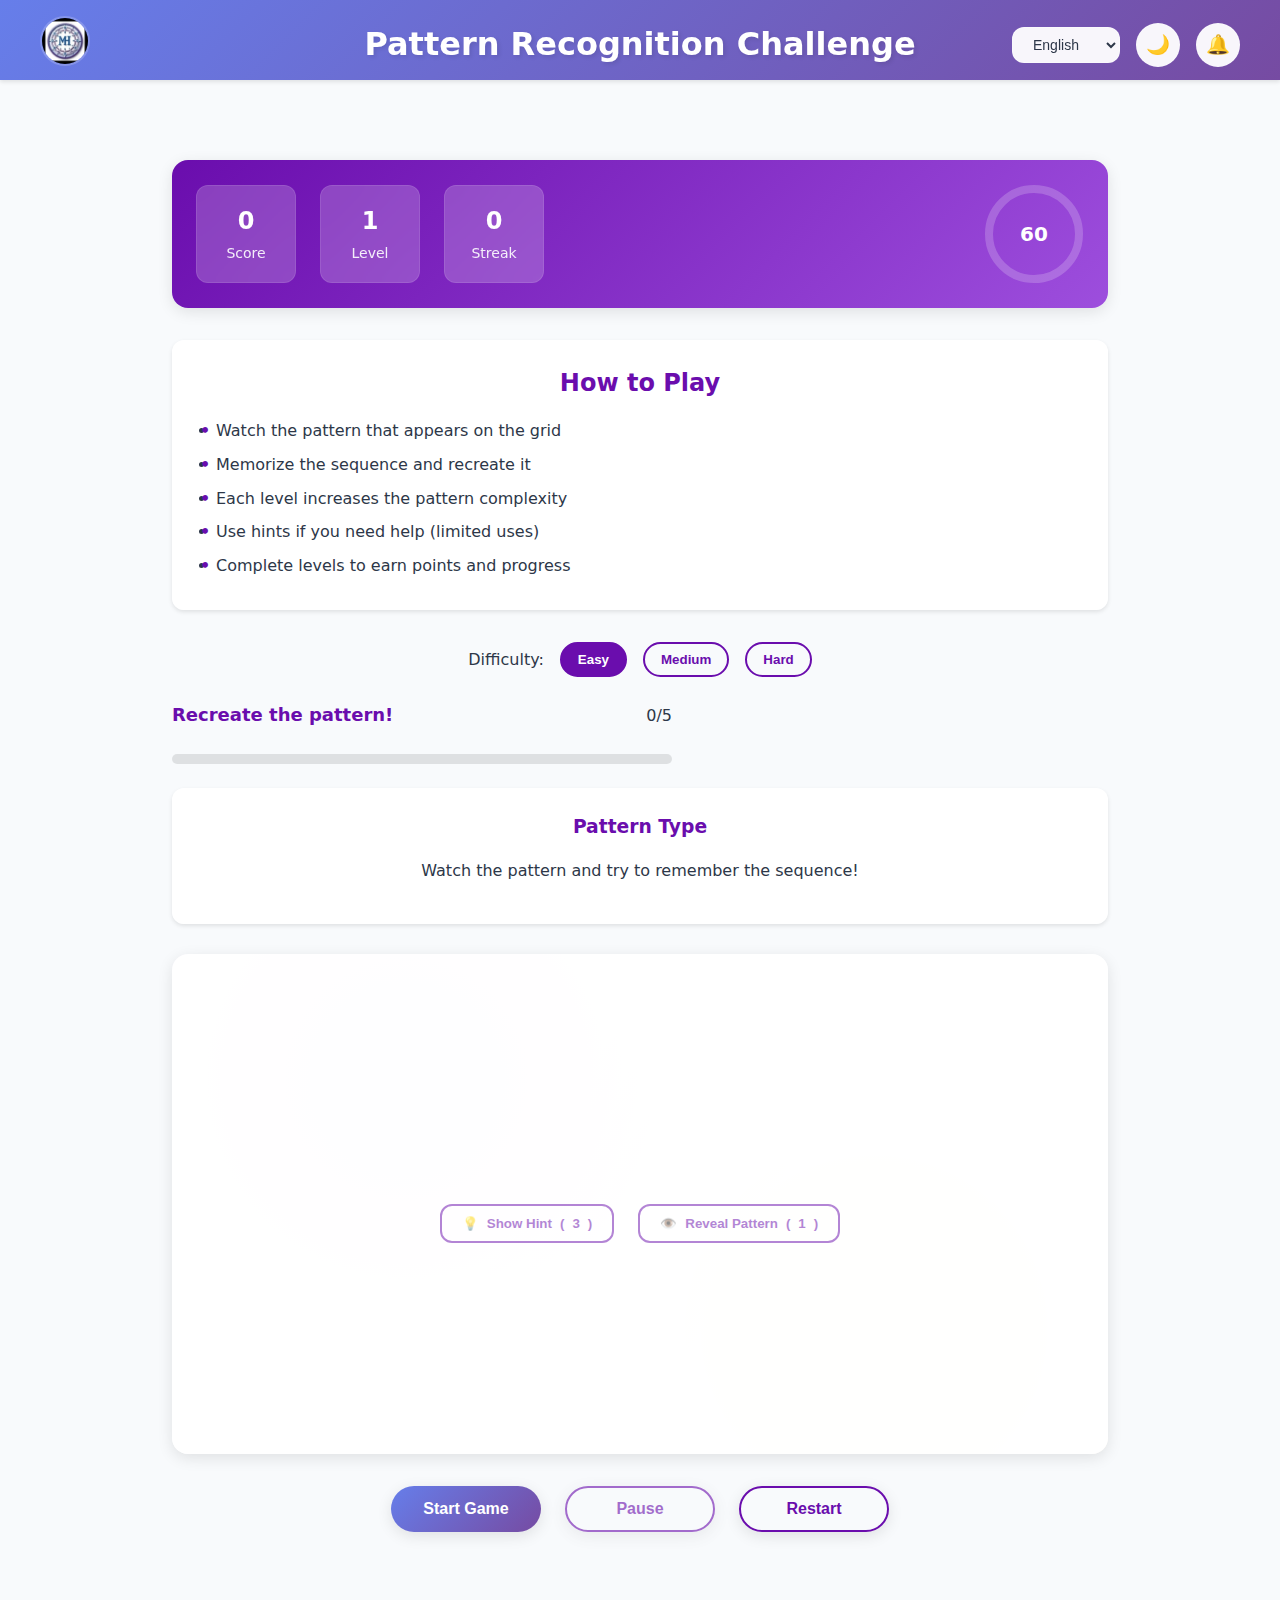
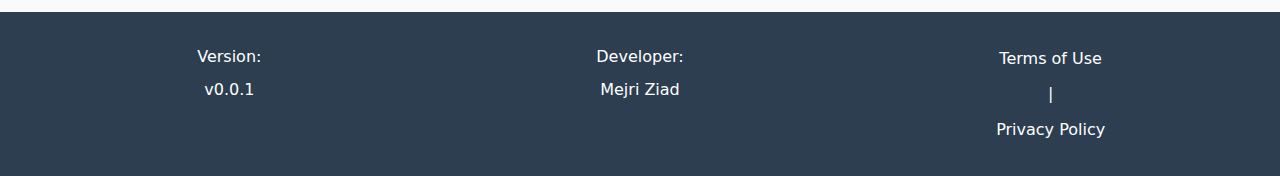
<file: GH-pattern-recognition.html>
<!DOCTYPE html>
<html lang="en">
<head>
    <meta charset="UTF-8">
    <meta name="viewport" content="width=device-width, initial-scale=1.0">
    <title>GameHub - Pattern Recognition Challenge</title>
    <link rel="stylesheet" href="main.css">
    <style>
        /* Game-specific styles - Mystical theme */
        :root {
            /* Pattern Recognition color palette - Mystical theme */
            --game-primary: #6A0DAD;
            --game-secondary: #9D4EDD;
            --game-accent: #FF9E00;
            --game-success: #38B000;
            --game-error: #FF6B6B;
            --game-warning: #FFD166;
            --game-light-bg: #F8F7FF;
            --game-dark-bg: #1A1429;
            --game-card-bg: rgba(255, 255, 255, 0.95);
            --game-dark-card-bg: rgba(40, 30, 60, 0.95);
            --game-pattern-bg: rgba(255, 255, 255, 0.1);
            --game-pattern-active: rgba(106, 13, 173, 0.7);
        }

        .GH-game-container {
            max-width: 1000px;
            width: 100%;
            margin: 0 auto;
            padding: var(--gh-space-lg);
        }

        .GH-game-header {
            display: flex;
            justify-content: space-between;
            align-items: center;
            margin-bottom: var(--gh-space-lg);
            padding: var(--gh-space-md);
            border-radius: var(--gh-radius-lg);
            background: linear-gradient(135deg, var(--game-primary), var(--game-secondary));
            color: white;
            box-shadow: var(--gh-shadow-md);
        }

        .GH-game-stats {
            display: flex;
            gap: var(--gh-space-md);
        }

        .GH-stat-box {
            background: rgba(255, 255, 255, 0.2);
            padding: var(--gh-space-sm) var(--gh-space-md);
            border-radius: var(--gh-radius-md);
            text-align: center;
            min-width: 100px;
            backdrop-filter: blur(10px);
            border: 1px solid rgba(255, 255, 255, 0.1);
        }

        .GH-stat-value {
            font-size: var(--gh-font-size-2xl);
            font-weight: bold;
            display: block;
        }

        .GH-stat-label {
            font-size: var(--gh-font-size-sm);
            opacity: 0.9;
        }

        .GH-game-area {
            margin: 30px 0;
            padding: 20px;
            border-radius: var(--gh-radius-lg);
            background-color: var(--game-card-bg);
            display: flex;
            flex-direction: column;
            align-items: center;
            box-shadow: var(--gh-shadow-md);
            min-height: 500px;
            justify-content: center;
            position: relative;
            overflow: hidden;
        }

        .GH-dark-mode .GH-game-area {
            background-color: var(--game-dark-card-bg);
        }

        .GH-pattern-display {
            display: grid;
            grid-template-columns: repeat(4, 1fr);
            gap: 15px;
            margin: 20px auto;
            max-width: 400px;
        }

        .GH-pattern-cell {
            width: 80px;
            height: 80px;
            border-radius: var(--gh-radius-md);
            background-color: var(--game-pattern-bg);
            cursor: pointer;
            transition: all 0.3s ease;
            display: flex;
            align-items: center;
            justify-content: center;
            font-size: 1.5rem;
            border: 2px solid transparent;
        }

        .GH-pattern-cell.active {
            background-color: var(--game-pattern-active);
            transform: scale(1.05);
            box-shadow: 0 0 10px rgba(106, 13, 173, 0.5);
        }

        .GH-pattern-cell.correct {
            border-color: var(--game-success);
            box-shadow: 0 0 15px rgba(56, 176, 0, 0.5);
        }

        .GH-pattern-cell.incorrect {
            border-color: var(--game-error);
            box-shadow: 0 0 15px rgba(255, 107, 107, 0.5);
        }

        .GH-pattern-cell.user-selected {
            border-color: var(--game-accent);
            box-shadow: 0 0 10px rgba(255, 158, 0, 0.5);
        }

        .GH-game-controls {
            display: flex;
            justify-content: center;
            gap: var(--gh-space-md);
            margin-top: var(--gh-space-lg);
            flex-wrap: wrap;
        }

        .GH-game-btn {
            background: var(--gh-gradient-primary);
            border: none;
            color: white;
            padding: 12px 24px;
            font-size: var(--gh-font-size-base);
            border-radius: 50px;
            cursor: pointer;
            transition: all 0.3s ease;
            box-shadow: var(--gh-shadow-md);
            min-width: 150px;
            font-weight: 600;
            display: flex;
            align-items: center;
            justify-content: center;
            gap: 8px;
        }

        .GH-game-btn:hover {
            transform: translateY(-3px);
            box-shadow: var(--gh-shadow-lg);
        }

        .GH-game-btn:active {
            transform: translateY(1px);
        }

        .GH-game-btn.secondary {
            background: transparent;
            border: 2px solid var(--game-primary);
            color: var(--game-primary);
        }

        .GH-dark-mode .GH-game-btn.secondary {
            color: var(--game-accent);
            border-color: var(--game-accent);
        }

        .GH-game-btn.secondary:hover {
            background: var(--game-primary);
            color: white;
        }

        .GH-dark-mode .GH-game-btn.secondary:hover {
            background: var(--game-accent);
            color: var(--game-dark-bg);
        }

        .GH-game-btn:disabled {
            opacity: 0.6;
            cursor: not-allowed;
            transform: none;
        }

        .GH-game-btn:disabled:hover {
            transform: none;
            box-shadow: var(--gh-shadow-md);
        }

        .GH-level-indicator {
            display: flex;
            justify-content: space-between;
            align-items: center;
            margin-bottom: var(--gh-space-sm);
            width: 100%;
            max-width: 500px;
        }

        .GH-level-text {
            font-size: var(--gh-font-size-lg);
            font-weight: bold;
            color: var(--game-primary);
        }

        .GH-dark-mode .GH-level-text {
            color: var(--game-accent);
        }

        .GH-level-progress {
            width: 100%;
            max-width: 500px;
            height: 10px;
            background-color: rgba(0, 0, 0, 0.1);
            border-radius: 5px;
            margin: var(--gh-space-md) 0;
            overflow: hidden;
        }

        .GH-dark-mode .GH-level-progress {
            background-color: rgba(255, 255, 255, 0.1);
        }

        .GH-progress {
            height: 100%;
            background: linear-gradient(90deg, var(--game-primary), var(--game-accent));
            border-radius: 5px;
            transition: width 0.5s ease;
            position: relative;
        }

        .GH-progress::after {
            content: '';
            position: absolute;
            top: 0;
            left: 0;
            right: 0;
            bottom: 0;
            background: linear-gradient(90deg, transparent, rgba(255,255,255,0.4), transparent);
            animation: shimmer 2s infinite;
        }

        @keyframes shimmer {
            0% { transform: translateX(-100%); }
            100% { transform: translateX(100%); }
        }

        .GH-instructions {
            background-color: var(--game-card-bg);
            padding: var(--gh-space-md);
            border-radius: var(--gh-radius-md);
            margin-bottom: var(--gh-space-lg);
            box-shadow: var(--gh-shadow-sm);
        }

        .GH-dark-mode .GH-instructions {
            background-color: var(--game-dark-card-bg);
        }

        .GH-instructions h2 {
            margin-bottom: var(--gh-space-sm);
            text-align: center;
            color: var(--game-primary);
        }

        .GH-dark-mode .GH-instructions h2 {
            color: var(--game-accent);
        }

        .GH-instructions ul {
            padding-left: 20px;
        }

        .GH-instructions li {
            margin-bottom: 8px;
            position: relative;
        }

        .GH-instructions li::before {
            content: '•';
            color: var(--game-primary);
            font-weight: bold;
            display: inline-block;
            width: 1em;
            margin-left: -1em;
        }

        .GH-dark-mode .GH-instructions li::before {
            color: var(--game-accent);
        }

        .GH-game-notification {
            position: fixed;
            top: 20px;
            right: 20px;
            padding: var(--gh-space-md);
            border-radius: var(--gh-radius-md);
            color: white;
            font-weight: bold;
            box-shadow: var(--gh-shadow-lg);
            z-index: 1000;
            transform: translateX(150%);
            transition: transform 0.3s ease;
            max-width: 300px;
        }

        .GH-game-notification.show {
            transform: translateX(0);
        }

        .GH-game-notification.success {
            background-color: var(--game-success);
        }

        .GH-game-notification.error {
            background-color: var(--game-error);
        }

        .GH-game-notification.info {
            background-color: var(--game-primary);
        }

        .GH-game-notification.warning {
            background-color: var(--game-warning);
            color: var(--gh-dark-text);
        }

        .GH-timer-container {
            position: relative;
            width: 100px;
            height: 100px;
        }

        .GH-timer-circle {
            width: 100%;
            height: 100%;
            transform: rotate(-90deg);
        }

        .GH-timer-background {
            fill: none;
            stroke: rgba(255, 255, 255, 0.2);
            stroke-width: 8;
        }

        .GH-timer-progress {
            fill: none;
            stroke: white;
            stroke-width: 8;
            stroke-linecap: round;
            stroke-dasharray: 283;
            stroke-dashoffset: 283;
            transition: stroke-dashoffset 1s linear;
        }

        .GH-timer-text {
            position: absolute;
            top: 50%;
            left: 50%;
            transform: translate(-50%, -50%);
            font-size: var(--gh-font-size-xl);
            font-weight: bold;
            color: white;
        }

        .GH-game-modal {
            position: fixed;
            top: 0;
            left: 0;
            right: 0;
            bottom: 0;
            background-color: rgba(0, 0, 0, 0.8);
            display: flex;
            align-items: center;
            justify-content: center;
            z-index: 2000;
            opacity: 0;
            visibility: hidden;
            transition: all 0.3s ease;
        }

        .GH-game-modal.active {
            opacity: 1;
            visibility: visible;
        }

        .GH-modal-content {
            background: var(--game-card-bg);
            border-radius: var(--gh-radius-lg);
            padding: var(--gh-space-xl);
            max-width: 500px;
            width: 90%;
            text-align: center;
            box-shadow: var(--gh-shadow-lg);
            transform: scale(0.8);
            transition: transform 0.3s ease;
        }

        .GH-dark-mode .GH-modal-content {
            background: var(--game-dark-card-bg);
        }

        .GH-game-modal.active .GH-modal-content {
            transform: scale(1);
        }

        .GH-modal-title {
            font-size: var(--gh-font-size-3xl);
            margin-bottom: var(--gh-space-md);
            color: var(--game-primary);
        }

        .GH-dark-mode .GH-modal-title {
            color: var(--game-accent);
        }

        .GH-modal-stats {
            display: grid;
            grid-template-columns: repeat(2, 1fr);
            gap: var(--gh-space-md);
            margin: var(--gh-space-lg) 0;
        }

        .GH-modal-stat {
            padding: var(--gh-space-md);
            border-radius: var(--gh-radius-md);
            background: rgba(106, 13, 173, 0.1);
        }

        .GH-modal-stat-value {
            font-size: var(--gh-font-size-2xl);
            font-weight: bold;
            color: var(--game-primary);
        }

        .GH-dark-mode .GH-modal-stat-value {
            color: var(--game-accent);
        }

        .GH-modal-stat-label {
            font-size: var(--gh-font-size-sm);
            opacity: 0.8;
        }

        .GH-difficulty-selector {
            display: flex;
            align-items: center;
            justify-content: center;
            gap: var(--gh-space-sm);
            margin: var(--gh-space-md) 0;
        }

        .GH-difficulty-btn {
            padding: 8px 16px;
            border: 2px solid var(--game-primary);
            background: transparent;
            color: var(--game-primary);
            border-radius: 50px;
            cursor: pointer;
            transition: all 0.3s ease;
            font-weight: 600;
        }

        .GH-dark-mode .GH-difficulty-btn {
            border-color: var(--game-accent);
            color: var(--game-accent);
        }

        .GH-difficulty-btn.active {
            background: var(--game-primary);
            color: white;
        }

        .GH-dark-mode .GH-difficulty-btn.active {
            background: var(--game-accent);
            color: var(--game-dark-bg);
        }

        .GH-hint-section {
            display: flex;
            justify-content: center;
            gap: var(--gh-space-md);
            margin: var(--gh-space-md) 0;
        }

        .GH-hint-btn {
            padding: 10px 20px;
            background: transparent;
            border: 2px solid var(--game-primary);
            color: var(--game-primary);
            border-radius: var(--gh-radius-md);
            cursor: pointer;
            transition: all 0.3s ease;
            font-weight: 600;
            display: flex;
            align-items: center;
            gap: 8px;
        }

        .GH-dark-mode .GH-hint-btn {
            border-color: var(--game-accent);
            color: var(--game-accent);
        }

        .GH-hint-btn:hover:not(:disabled) {
            background: var(--game-primary);
            color: white;
        }

        .GH-dark-mode .GH-hint-btn:hover:not(:disabled) {
            background: var(--game-accent);
            color: var(--game-dark-bg);
        }

        .GH-hint-btn:disabled {
            opacity: 0.5;
            cursor: not-allowed;
        }

        .GH-pattern-explanation {
            background-color: var(--game-card-bg);
            padding: var(--gh-space-md);
            border-radius: var(--gh-radius-md);
            margin: var(--gh-space-md) 0;
            text-align: center;
            box-shadow: var(--gh-shadow-sm);
        }

        .GH-dark-mode .GH-pattern-explanation {
            background-color: var(--game-dark-card-bg);
        }

        .GH-pattern-explanation h3 {
            color: var(--game-primary);
            margin-bottom: var(--gh-space-sm);
        }

        .GH-dark-mode .GH-pattern-explanation h3 {
            color: var(--game-accent);
        }

        .GH-pattern-explanation p {
            margin-bottom: var(--gh-space-sm);
        }

        /* Pattern animations */
        @keyframes patternReveal {
            0% { transform: scale(0.8); opacity: 0; }
            100% { transform: scale(1); opacity: 1; }
        }

        .GH-pattern-cell {
            animation: patternReveal 0.5s ease;
        }

        @keyframes pulseSuccess {
            0% { box-shadow: 0 0 0 0 rgba(56, 176, 0, 0.7); }
            70% { box-shadow: 0 0 0 10px rgba(56, 176, 0, 0); }
            100% { box-shadow: 0 0 0 0 rgba(56, 176, 0, 0); }
        }

        .GH-pattern-cell.correct {
            animation: pulseSuccess 1.5s infinite;
        }

        /* Responsive adjustments */
        @media (max-width: 768px) {
            .GH-game-header {
                flex-direction: column;
                gap: var(--gh-space-md);
            }

            .GH-game-stats {
                order: 2;
            }

            .GH-timer-container {
                order: 1;
            }

            .GH-game-controls {
                flex-direction: column;
                align-items: center;
            }

            .GH-game-btn {
                width: 100%;
                max-width: 300px;
            }

            .GH-pattern-display {
                grid-template-columns: repeat(3, 1fr);
                gap: 10px;
            }

            .GH-pattern-cell {
                width: 70px;
                height: 70px;
            }
        }

        @media (max-width: 480px) {
            .GH-pattern-display {
                grid-template-columns: repeat(2, 1fr);
            }

            .GH-pattern-cell {
                width: 60px;
                height: 60px;
            }
        }

        /* RTL support */
        [dir="rtl"] .GH-instructions li::before {
            margin-left: 0;
            margin-right: -1em;
        }

        [dir="rtl"] .GH-game-notification {
            right: auto;
            left: 20px;
            transform: translateX(-150%);
        }

        [dir="rtl"] .GH-game-notification.show {
            transform: translateX(0);
        }

        /* Game background pattern */
        .GH-game-area::before {
            content: '';
            position: absolute;
            top: 0;
            left: 0;
            right: 0;
            bottom: 0;
            background-image: 
                radial-gradient(circle at 25% 25%, rgba(106, 13, 173, 0.1) 0%, transparent 50%),
                radial-gradient(circle at 75% 75%, rgba(255, 158, 0, 0.1) 0%, transparent 50%);
            z-index: -1;
        }
    </style>
</head>
<body class="GH-body GH-light-mode">
    <!-- Header -->
    <header class="GH-header">
        <div class="GH-header-content">
            <div class="GH-logo-section">
                <a href="index.html" class="GH-logo-link" data-i18n-title="GH.general.homeTooltip">
                    <img src="assets/icons/icon-96x96.png" alt="Logo" class="GH-general-logo" data-i18n-alt="GH.general.logoAlt">
                </a>
            </div>
            
            <h1 class="GH-title" data-i18n="GH.pattern.title">Pattern Recognition Challenge</h1>
            
            <div class="GH-controls">
                <select class="GH-language-select" id="languageSelect">
                    <option value="en">English</option>
                    <option value="ar">العربية</option>
                    <option value="fr">Français</option>
                </select>
                
                <button class="GH-mode-toggle" id="modeToggle" data-i18n-title="GH.general.darkMode">
                    <span class="GH-icon">🌙</span>
                </button>
                
                <button class="GH-notification-toggle" id="notificationToggle" data-i18n-title="GH.general.notifications">
                    <span class="GH-icon">🔔</span>
                </button>
            </div>
        </div>
    </header>
    
    <!-- Main Content -->
    <main class="GH-main">
        <div class="GH-game-container">
            <div class="GH-game-header">
                <div class="GH-game-stats">
                    <div class="GH-stat-box">
                        <span class="GH-stat-value" id="score">0</span>
                        <span class="GH-stat-label" data-i18n="GH.pattern.score">Score</span>
                    </div>
                    <div class="GH-stat-box">
                        <span class="GH-stat-value" id="level">1</span>
                        <span class="GH-stat-label" data-i18n="GH.pattern.level">Level</span>
                    </div>
                    <div class="GH-stat-box">
                        <span class="GH-stat-value" id="streak">0</span>
                        <span class="GH-stat-label" data-i18n="GH.pattern.streak">Streak</span>
                    </div>
                </div>
                
                <div class="GH-timer-container">
                    <svg class="GH-timer-circle" viewBox="0 0 100 100">
                        <circle class="GH-timer-background" cx="50" cy="50" r="45"></circle>
                        <circle class="GH-timer-progress" cx="50" cy="50" r="45"></circle>
                    </svg>
                    <div class="GH-timer-text" id="timer">60</div>
                </div>
            </div>
            
            <div class="GH-instructions">
                <h2 data-i18n="GH.pattern.howToPlay">How to Play</h2>
                <ul>
                    <li data-i18n="GH.pattern.instruction1">Watch the pattern that appears on the grid</li>
                    <li data-i18n="GH.pattern.instruction2">Memorize the sequence and recreate it</li>
                    <li data-i18n="GH.pattern.instruction3">Each level increases the pattern complexity</li>
                    <li data-i18n="GH.pattern.instruction4">Use hints if you need help (limited uses)</li>
                    <li data-i18n="GH.pattern.instruction5">Complete levels to earn points and progress</li>
                </ul>
            </div>

            <div class="GH-difficulty-selector">
                <span data-i18n="GH.pattern.difficulty">Difficulty:</span>
                <button class="GH-difficulty-btn active" data-difficulty="easy" data-i18n="GH.pattern.easy">Easy</button>
                <button class="GH-difficulty-btn" data-difficulty="medium" data-i18n="GH.pattern.medium">Medium</button>
                <button class="GH-difficulty-btn" data-difficulty="hard" data-i18n="GH.pattern.hard">Hard</button>
            </div>
            
            <div class="GH-level-indicator">
                <span class="GH-level-text" data-i18n="GH.pattern.recreatePattern">Recreate the pattern!</span>
                <span id="progress-text">0/5</span>
            </div>
            
            <div class="GH-level-progress">
                <div id="progress" class="GH-progress" style="width: 0%"></div>
            </div>
            
            <div class="GH-pattern-explanation" id="pattern-explanation">
                <h3 data-i18n="GH.pattern.patternType">Pattern Type</h3>
                <p id="pattern-description" data-i18n="GH.pattern.defaultDescription">Watch the pattern and try to remember the sequence!</p>
            </div>
            
            <div class="GH-game-area">
                <div id="pattern-display" class="GH-pattern-display"></div>
                
                <div class="GH-hint-section">
                    <button id="hint-btn" class="GH-hint-btn" disabled>
                        <span>💡</span> <span data-i18n="GH.pattern.showHint">Show Hint</span> (<span id="hint-count">3</span>)
                    </button>
                    <button id="reveal-btn" class="GH-hint-btn" disabled>
                        <span>👁️</span> <span data-i18n="GH.pattern.revealPattern">Reveal Pattern</span> (<span id="reveal-count">1</span>)
                    </button>
                </div>
            </div>
            
            <div class="GH-game-controls">
                <button id="start-btn" class="GH-game-btn" data-i18n="GH.pattern.startGame">
                    <span>▶️</span> Start Game
                </button>
                <button id="pause-btn" class="GH-game-btn secondary" data-i18n="GH.pattern.pause" disabled>
                    <span>⏸️</span> Pause
                </button>
                <button id="restart-btn" class="GH-game-btn secondary" data-i18n="GH.pattern.restart">
                    <span>🔄</span> Restart
                </button>
            </div>
        </div>
    </main>
    
    <!-- Footer -->
    <footer class="GH-footer">
        <div class="GH-footer-content">
            <div class="GH-footer-column">
                <span data-i18n="GH.general.version">Version:</span>
                <span>v0.0.1</span>
            </div>
            
            <div class="GH-footer-column">
                <span data-i18n="GH.general.developer">Developer:</span>
                <span>Mejri Ziad</span>
            </div>
            
            <div class="GH-footer-column">
                <a href="#" data-i18n="GH.general.terms">Terms of Use</a>
                <span> | </span>
                <a href="#" data-i18n="GH.general.privacy">Privacy Policy</a>
            </div>
        </div>
    </footer>
    
    <!-- Game Notification -->
    <div class="GH-game-notification" id="game-notification" style="display: none;"></div>
    
    <!-- Game Over Modal -->
    <div class="GH-game-modal" id="game-over-modal">
        <div class="GH-modal-content">
            <h2 class="GH-modal-title" data-i18n="GH.pattern.gameOver">Game Over!</h2>
            <div class="GH-modal-stats">
                <div class="GH-modal-stat">
                    <div class="GH-modal-stat-value" id="final-score">0</div>
                    <div class="GH-modal-stat-label" data-i18n="GH.pattern.finalScore">Final Score</div>
                </div>
                <div class="GH-modal-stat">
                    <div class="GH-modal-stat-value" id="final-level">1</div>
                    <div class="GH-modal-stat-label" data-i18n="GH.pattern.levelReached">Level Reached</div>
                </div>
                <div class="GH-modal-stat">
                    <div class="GH-modal-stat-value" id="patterns-completed">0</div>
                    <div class="GH-modal-stat-label" data-i18n="GH.pattern.patternsCompleted">Patterns Completed</div>
                </div>
                <div class="GH-modal-stat">
                    <div class="GH-modal-stat-value" id="accuracy">0%</div>
                    <div class="GH-modal-stat-label" data-i18n="GH.pattern.accuracy">Accuracy</div>
                </div>
            </div>
            <div class="GH-game-controls">
                <button id="play-again-btn" class="GH-game-btn" data-i18n="GH.pattern.playAgain">Play Again</button>
                <button id="main-menu-btn" class="GH-game-btn secondary" data-i18n="GH.pattern.mainMenu">Main Menu</button>
            </div>
        </div>
    </div>
    
    <!-- Include JavaScript files -->
    <script src="translation.js"></script>
    <script src="global.js"></script>
    <script>
        // Game state variables
        let gameInterval;
        let gameTime = 60;
        let gameScore = 0;
        let gameLevel = 1;
        let isGameActive = false;
        let isGamePaused = false;
        let currentPattern = [];
        let userPattern = [];
        let patternsCompleted = 0;
        let totalAttempts = 0;
        let correctAttempts = 0;
        let currentStreak = 0;
        let maxStreak = 0;
        let gameDifficulty = 'easy';
        let hintsRemaining = 3;
        let revealsRemaining = 1;
        let isShowingPattern = false;
        
        // Pattern types and descriptions
        const patternTypes = [
            {
                name: 'linear',
                description: 'GH.pattern.linearDescription',
                defaultDescription: 'Cells light up in a straight line sequence'
            },
            {
                name: 'diagonal',
                description: 'GH.pattern.diagonalDescription',
                defaultDescription: 'Cells light up in a diagonal pattern'
            },
            {
                name: 'square',
                description: 'GH.pattern.squareDescription',
                defaultDescription: 'Cells form a square or rectangle pattern'
            },
            {
                name: 'random',
                description: 'GH.pattern.randomDescription',
                defaultDescription: 'Cells light up in a random sequence'
            },
            {
                name: 'symmetric',
                description: 'GH.pattern.symmetricDescription',
                defaultDescription: 'Pattern is symmetric around the center'
            }
        ];
        
        // Difficulty settings
        const difficultySettings = {
            easy: { patternLength: 3, displayTime: 3000, gridSize: 3 },
            medium: { patternLength: 4, displayTime: 2500, gridSize: 4 },
            hard: { patternLength: 5, displayTime: 2000, gridSize: 4 }
        };
        
        // DOM elements
        const timerElement = document.getElementById('timer');
        const scoreElement = document.getElementById('score');
        const levelElement = document.getElementById('level');
        const streakElement = document.getElementById('streak');
        const patternDisplay = document.getElementById('pattern-display');
        const patternDescription = document.getElementById('pattern-description');
        const startBtn = document.getElementById('start-btn');
        const pauseBtn = document.getElementById('pause-btn');
        const restartBtn = document.getElementById('restart-btn');
        const hintBtn = document.getElementById('hint-btn');
        const revealBtn = document.getElementById('reveal-btn');
        const hintCountElement = document.getElementById('hint-count');
        const revealCountElement = document.getElementById('reveal-count');
        const gameNotification = document.getElementById('game-notification');
        const gameOverModal = document.getElementById('game-over-modal');
        const finalScoreElement = document.getElementById('final-score');
        const finalLevelElement = document.getElementById('final-level');
        const patternsCompletedElement = document.getElementById('patterns-completed');
        const accuracyElement = document.getElementById('accuracy');
        const playAgainBtn = document.getElementById('play-again-btn');
        const mainMenuBtn = document.getElementById('main-menu-btn');
        const timerProgress = document.querySelector('.GH-timer-progress');
        const progressBar = document.getElementById('progress');
        const progressText = document.getElementById('progress-text');
        const difficultyButtons = document.querySelectorAll('.GH-difficulty-btn');
        
        // Event listeners
        startBtn.addEventListener('click', startGame);
        pauseBtn.addEventListener('click', togglePause);
        restartBtn.addEventListener('click', restartGame);
        hintBtn.addEventListener('click', useHint);
        revealBtn.addEventListener('click', revealPattern);
        playAgainBtn.addEventListener('click', playAgain);
        mainMenuBtn.addEventListener('click', goToMainMenu);
        
        difficultyButtons.forEach(btn => {
            btn.addEventListener('click', function() {
                difficultyButtons.forEach(b => b.classList.remove('active'));
                this.classList.add('active');
                gameDifficulty = this.getAttribute('data-difficulty');
                if (isGameActive) {
                    restartGame();
                }
            });
        });
        
        // Game functions
        function startGame() {
            isGameActive = true;
            isGamePaused = false;
            
            // Reset game state
            const settings = difficultySettings[gameDifficulty];
            gameTime = 60;
            gameScore = 0;
            gameLevel = 1;
            patternsCompleted = 0;
            totalAttempts = 0;
            correctAttempts = 0;
            currentStreak = 0;
            maxStreak = 0;
            hintsRemaining = 3;
            revealsRemaining = 1;
            
            updateUI();
            startBtn.disabled = true;
            pauseBtn.disabled = false;
            hintBtn.disabled = false;
            revealBtn.disabled = false;
            
            // Create first pattern
            generatePattern();
            
            // Start timer
            clearInterval(gameInterval);
            gameInterval = setInterval(updateGame, 1000);
            
            showTranslatableNotification('GH.pattern.gameStarted', 'info');
        }
        
        function updateGame() {
            if (!isGameActive || isGamePaused) return;
            
            gameTime--;
            updateTimer();
            
            if (gameTime <= 0) {
                endGame();
            }
        }
        
        function updateTimer() {
            timerElement.textContent = gameTime;
            const progress = (gameTime / 60) * 283;
            timerProgress.style.strokeDashoffset = progress;
            
            // Change color based on time remaining
            if (gameTime <= 10) {
                timerProgress.style.stroke = 'var(--game-error)';
            } else if (gameTime <= 20) {
                timerProgress.style.stroke = 'var(--game-warning)';
            } else {
                timerProgress.style.stroke = 'white';
            }
        }
        
        function togglePause() {
            isGamePaused = !isGamePaused;
            const pauseIcon = isGamePaused ? '▶️' : '⏸️';
            const pauseText = isGamePaused ? 
                getTranslation('GH.pattern.resume', 'Resume') : 
                getTranslation('GH.pattern.pause', 'Pause');
            pauseBtn.innerHTML = `<span>${pauseIcon}</span> ${pauseText}`;
            
            const messageKey = isGamePaused ? 'GH.pattern.gamePaused' : 'GH.pattern.gameResumed';
            showTranslatableNotification(messageKey, 'info');
        }

        function restartGame() {
            if (isGameActive) {
                showTranslatableNotification('GH.pattern.restartConfirm', 'warning');
                clearInterval(gameInterval);
                startGame();
            } else {
                clearInterval(gameInterval);
                startGame();
            }
        }
        
        function playAgain() {
            gameOverModal.classList.remove('active');
            startGame();
        }
        
        function goToMainMenu() {
            gameOverModal.classList.remove('active');
            window.location.href = 'index.html';
        }
        
        function generatePattern() {
            // Clear previous pattern and user input
            currentPattern = [];
            userPattern = [];
            patternDisplay.innerHTML = '';
            
            // Get settings for current difficulty
            const settings = difficultySettings[gameDifficulty];
            const gridSize = settings.gridSize;
            const patternLength = settings.patternLength + Math.floor(gameLevel / 3);
            
            // Create grid cells
            for (let i = 0; i < gridSize * gridSize; i++) {
                const cell = document.createElement('div');
                cell.className = 'GH-pattern-cell';
                cell.dataset.index = i;
                
                cell.addEventListener('click', () => {
                    if (!isGameActive || isGamePaused || isShowingPattern) return;
                    
                    handleCellClick(cell, i);
                });
                
                patternDisplay.appendChild(cell);
            }
            
            // Generate pattern based on type
            const patternType = patternTypes[Math.floor(Math.random() * patternTypes.length)];
            updatePatternDescription(patternType);
            
            switch(patternType.name) {
                case 'linear':
                    generateLinearPattern(gridSize, patternLength);
                    break;
                case 'diagonal':
                    generateDiagonalPattern(gridSize, patternLength);
                    break;
                case 'square':
                    generateSquarePattern(gridSize, patternLength);
                    break;
                case 'symmetric':
                    generateSymmetricPattern(gridSize, patternLength);
                    break;
                case 'random':
                default:
                    generateRandomPattern(gridSize, patternLength);
                    break;
            }
            
            // Display pattern to user
            displayPattern();
        }
        
        function generateLinearPattern(gridSize, patternLength) {
            const startRow = Math.floor(Math.random() * gridSize);
            const startCol = Math.floor(Math.random() * gridSize);
            const direction = Math.random() > 0.5 ? 'horizontal' : 'vertical';
            
            if (direction === 'horizontal') {
                for (let i = 0; i < patternLength; i++) {
                    const col = (startCol + i) % gridSize;
                    const index = startRow * gridSize + col;
                    currentPattern.push(index);
                }
            } else {
                for (let i = 0; i < patternLength; i++) {
                    const row = (startRow + i) % gridSize;
                    const index = row * gridSize + startCol;
                    currentPattern.push(index);
                }
            }
        }
        
        function generateDiagonalPattern(gridSize, patternLength) {
            const direction = Math.random() > 0.5 ? 'main' : 'anti';
            const startRow = Math.floor(Math.random() * (gridSize - patternLength + 1));
            const startCol = Math.floor(Math.random() * (gridSize - patternLength + 1));
            
            if (direction === 'main') {
                for (let i = 0; i < patternLength; i++) {
                    const row = startRow + i;
                    const col = startCol + i;
                    const index = row * gridSize + col;
                    currentPattern.push(index);
                }
            } else {
                for (let i = 0; i < patternLength; i++) {
                    const row = startRow + i;
                    const col = startCol + (patternLength - 1 - i);
                    const index = row * gridSize + col;
                    currentPattern.push(index);
                }
            }
        }
        
        function generateSquarePattern(gridSize, patternLength) {
            const sideLength = Math.min(Math.ceil(Math.sqrt(patternLength)), gridSize - 1);
            const startRow = Math.floor(Math.random() * (gridSize - sideLength));
            const startCol = Math.floor(Math.random() * (gridSize - sideLength));
            
            // Add top row
            for (let i = 0; i < sideLength; i++) {
                currentPattern.push(startRow * gridSize + (startCol + i));
            }
            
            // Add right column (excluding first cell which is already added)
            for (let i = 1; i < sideLength; i++) {
                currentPattern.push((startRow + i) * gridSize + (startCol + sideLength - 1));
            }
            
            // Add bottom row (excluding last cell which is already added)
            for (let i = sideLength - 2; i >= 0; i--) {
                currentPattern.push((startRow + sideLength - 1) * gridSize + (startCol + i));
            }
            
            // Add left column (excluding first and last cells which are already added)
            for (let i = sideLength - 2; i > 0; i--) {
                currentPattern.push((startRow + i) * gridSize + startCol);
            }
            
            // If we need more cells, fill the inside randomly
            while (currentPattern.length < patternLength) {
                const randomRow = startRow + 1 + Math.floor(Math.random() * (sideLength - 2));
                const randomCol = startCol + 1 + Math.floor(Math.random() * (sideLength - 2));
                const index = randomRow * gridSize + randomCol;
                
                if (!currentPattern.includes(index)) {
                    currentPattern.push(index);
                }
            }
            
            // Trim if we have too many
            currentPattern = currentPattern.slice(0, patternLength);
        }
        
        function generateSymmetricPattern(gridSize, patternLength) {
            const center = Math.floor(gridSize / 2);
            const halfLength = Math.ceil(patternLength / 2);
            
            // Start from center
            currentPattern.push(center * gridSize + center);
            
            // Add symmetric points
            for (let i = 1; i < halfLength && currentPattern.length < patternLength; i++) {
                // Add points in all four directions
                const directions = [
                    [0, i], [i, 0], [0, -i], [-i, 0]  // up, right, down, left
                ];
                
                for (const [dr, dc] of directions) {
                    const row = center + dr;
                    const col = center + dc;
                    
                    if (row >= 0 && row < gridSize && col >= 0 && col < gridSize) {
                        const index = row * gridSize + col;
                        if (!currentPattern.includes(index) && currentPattern.length < patternLength) {
                            currentPattern.push(index);
                        }
                    }
                }
            }
        }
        
        function generateRandomPattern(gridSize, patternLength) {
            const indices = [];
            for (let i = 0; i < gridSize * gridSize; i++) {
                indices.push(i);
            }
            
            // Shuffle indices
            for (let i = indices.length - 1; i > 0; i--) {
                const j = Math.floor(Math.random() * (i + 1));
                [indices[i], indices[j]] = [indices[j], indices[i]];
            }
            
            // Take first patternLength indices
            currentPattern = indices.slice(0, patternLength);
        }
        
        function displayPattern() {
            isShowingPattern = true;
            const settings = difficultySettings[gameDifficulty];
            const displayTime = Math.max(1000, settings.displayTime - (gameLevel * 100));
            
            // Show pattern cells one by one
            currentPattern.forEach((cellIndex, index) => {
                setTimeout(() => {
                    const cell = document.querySelector(`.GH-pattern-cell[data-index="${cellIndex}"]`);
                    if (cell) {
                        cell.classList.add('active');
                        
                        // Hide after a short time
                        setTimeout(() => {
                            cell.classList.remove('active');
                        }, displayTime / currentPattern.length);
                    }
                }, index * (displayTime / currentPattern.length));
            });
            
            // Enable user input after pattern is shown
            setTimeout(() => {
                isShowingPattern = false;
                showTranslatableNotification('GH.pattern.yourTurn', 'info');
            }, displayTime + 500);
        }
        
        function handleCellClick(cell, index) {
            if (userPattern.includes(index)) {
                // Cell already selected, do nothing
                return;
            }
            
            userPattern.push(index);
            cell.classList.add('user-selected');
            
            // Check if pattern is complete
            if (userPattern.length === currentPattern.length) {
                checkPattern();
            }
        }
        
        function checkPattern() {
            totalAttempts++;
            
            // Check if pattern matches
            let isCorrect = true;
            if (userPattern.length !== currentPattern.length) {
                isCorrect = false;
            } else {
                for (let i = 0; i < currentPattern.length; i++) {
                    if (userPattern[i] !== currentPattern[i]) {
                        isCorrect = false;
                        break;
                    }
                }
            }
            
            // Visual feedback
            const cells = document.querySelectorAll('.GH-pattern-cell');
            cells.forEach(cell => {
                const index = parseInt(cell.dataset.index);
                if (currentPattern.includes(index)) {
                    if (userPattern.includes(index)) {
                        cell.classList.add('correct');
                    } else {
                        cell.classList.add('incorrect');
                    }
                }
            });
            
            if (isCorrect) {
                // Correct pattern
                correctAttempts++;
                currentStreak++;
                maxStreak = Math.max(maxStreak, currentStreak);
                
                // Calculate score based on level, streak, and difficulty
                let points = gameLevel * 10;
                if (currentStreak >= 3) points += Math.floor(currentStreak / 3) * 5;
                
                switch(gameDifficulty) {
                    case 'medium': points *= 1.5; break;
                    case 'hard': points *= 2; break;
                }
                
                gameScore += Math.round(points);
                patternsCompleted++;
                
                // Check for level up
                if (patternsCompleted % 5 === 0) {
                    gameLevel++;
                    const levelUpMessage = `${getTranslation('GH.pattern.levelUp', 'Level Up!')} ${getTranslation('GH.pattern.nowAtLevel', 'Now at Level')} ${gameLevel}`;
                    showNotification(levelUpMessage, 'success');
                }
                
                updateUI();
                
                const pointsMessage = `${getTranslation('GH.pattern.correct', 'Correct!')} +${Math.round(points)} ${getTranslation('GH.pattern.points', 'points')}`;
                showNotification(pointsMessage, 'success');
                
                // Generate new pattern after a delay
                setTimeout(() => {
                    generatePattern();
                }, 1500);
            } else {
                // Incorrect pattern
                currentStreak = 0;
                
                updateUI();
                showTranslatableNotification('GH.pattern.wrong', 'error');
                
                // Allow user to try again after a delay
                setTimeout(() => {
                    resetUserInput();
                    displayPattern();
                }, 2000);
            }
        }
        
        function resetUserInput() {
            userPattern = [];
            const cells = document.querySelectorAll('.GH-pattern-cell');
            cells.forEach(cell => {
                cell.classList.remove('user-selected', 'correct', 'incorrect');
            });
        }
        
        function useHint() {
            if (hintsRemaining <= 0 || isShowingPattern) return;
            
            hintsRemaining--;
            hintCountElement.textContent = hintsRemaining;
            
            if (hintsRemaining <= 0) {
                hintBtn.disabled = true;
            }
            
            // Show first cell of pattern as hint
            if (currentPattern.length > 0) {
                const hintIndex = currentPattern[0];
                const cell = document.querySelector(`.GH-pattern-cell[data-index="${hintIndex}"]`);
                if (cell) {
                    cell.classList.add('active');
                    setTimeout(() => {
                        cell.classList.remove('active');
                    }, 1000);
                }
            }
            
            showTranslatableNotification('GH.pattern.hintUsed', 'info');
        }
        
        function revealPattern() {
            if (revealsRemaining <= 0 || isShowingPattern) return;
            
            revealsRemaining--;
            revealCountElement.textContent = revealsRemaining;
            
            if (revealsRemaining <= 0) {
                revealBtn.disabled = true;
            }
            
            // Show the entire pattern again
            displayPattern();
            showTranslatableNotification('GH.pattern.patternRevealed', 'info');
        }
        
        function updatePatternDescription(patternType) {
            // Try to get translation first, then fallback to default
            const translatedDescription = getTranslation(patternType.description, patternType.defaultDescription);
            patternDescription.textContent = translatedDescription;
        }
        
        function updateUI() {
            scoreElement.textContent = gameScore;
            levelElement.textContent = gameLevel;
            streakElement.textContent = currentStreak;
            updateProgress();
        }
        
        function updateProgress() {
            const progress = (patternsCompleted % 5) * 20;
            progressBar.style.width = `${progress}%`;
            progressText.textContent = `${patternsCompleted % 5}/5`;
        }
        
        function endGame() {
            isGameActive = false;
            clearInterval(gameInterval);
            
            // Calculate accuracy
            const accuracy = totalAttempts > 0 ? Math.round((correctAttempts / totalAttempts) * 100) : 0;
            
            // Update modal with final stats
            finalScoreElement.textContent = gameScore;
            finalLevelElement.textContent = gameLevel;
            patternsCompletedElement.textContent = patternsCompleted;
            accuracyElement.textContent = accuracy + '%';
            
            // Show game over modal
            setTimeout(() => {
                gameOverModal.classList.add('active');
            }, 500);
            
            // Reset buttons
            startBtn.disabled = false;
            pauseBtn.disabled = true;
            hintBtn.disabled = true;
            revealBtn.disabled = true;
            
            const gameOverMessage = `${getTranslation('GH.pattern.gameOver', 'Game Over!')} ${getTranslation('GH.pattern.finalScore', 'Final Score')}: ${gameScore}`;
            showNotification(gameOverMessage, 'info');
        }
        
        // Enhanced notification function that supports translation keys
        function showTranslatableNotification(messageKey, type) {
            const translations = window.getTranslations ? window.getTranslations() : {};
            
            // Remove 'GH.' prefix if present and split the key
            const cleanKey = messageKey.replace(/^GH\./, '');
            const keys = cleanKey.split('.');
            
            let message = keys.reduce((obj, key) => {
                return obj && obj[key] !== undefined ? obj[key] : undefined;
            }, translations);
            
            // Fallback if translation not found
            if (!message || typeof message !== 'string') {
                console.warn(`Translation not found for key: ${messageKey}`);
                message = getFallbackGameMessage(cleanKey);
            }
            
            showNotification(message, type);
        }

        function getFallbackGameMessage(key) {
            const fallbackMessages = {
                'pattern.gameStarted': 'Game started! Good luck!',
                'pattern.gamePaused': 'Game paused',
                'pattern.gameResumed': 'Game resumed',
                'pattern.restartConfirm': 'Are you sure you want to restart? Your progress will be lost.',
                'pattern.correct': 'Correct!',
                'pattern.wrong': 'Wrong! Try again.',
                'pattern.levelUp': 'Level Up!',
                'pattern.yourTurn': 'Your turn! Recreate the pattern.',
                'pattern.hintUsed': 'Hint used!',
                'pattern.patternRevealed': 'Pattern revealed!',
                'pattern.gameOver': 'Game Over!'
            };
            
            return fallbackMessages[key] || key;
        }

        function showNotification(message, type) {
            gameNotification.textContent = message;
            gameNotification.className = `GH-game-notification ${type}`;
            gameNotification.style.display = 'block';
            gameNotification.classList.add('show');
            
            setTimeout(() => {
                gameNotification.classList.remove('show');
                setTimeout(() => {
                    gameNotification.style.display = 'none';
                }, 300);
            }, 3000);
        }
        
        // Helper function to get translations
        function getTranslation(key, fallback) {
            const translations = window.getTranslations ? window.getTranslations() : {};
            
            // Remove 'GH.' prefix if present and split the key
            const cleanKey = key.replace(/^GH\./, '');
            const keys = cleanKey.split('.');
            
            let value = keys.reduce((obj, k) => {
                return obj && obj[k] !== undefined ? obj[k] : undefined;
            }, translations);
            
            return value && typeof value === 'string' ? value : fallback;
        }
        
        // Initialize timer display
        updateTimer();
    </script>
    
    <script>
        // Object specific translations for GH-pattern-recognition.html
        window.GHObjectTranslations = window.GHObjectTranslations || {
            en: {
                pattern: {
                    title: "Pattern Recognition Challenge",
                    description: "Test your memory by recreating patterns!",
                    howToPlay: "How to Play",
                    instruction1: "Watch the pattern that appears on the grid",
                    instruction2: "Memorize the sequence and recreate it",
                    instruction3: "Each level increases the pattern complexity",
                    instruction4: "Use hints if you need help (limited uses)",
                    instruction5: "Complete levels to earn points and progress",
                    time: "Time",
                    score: "Score",
                    level: "Level",
                    streak: "Streak",
                    recreatePattern: "Recreate the pattern!",
                    patternType: "Pattern Type",
                    defaultDescription: "Watch the pattern and try to remember the sequence!",
                    linearDescription: "Cells light up in a straight line sequence",
                    diagonalDescription: "Cells light up in a diagonal pattern",
                    squareDescription: "Cells form a square or rectangle pattern",
                    randomDescription: "Cells light up in a random sequence",
                    symmetricDescription: "Pattern is symmetric around the center",
                    startGame: "Start Game",
                    pause: "Pause",
                    resume: "Resume",
                    restart: "Restart",
                    playAgain: "Play Again",
                    mainMenu: "Main Menu",
                    correct: "Correct!",
                    wrong: "Wrong! Try again.",
                    levelUp: "Level Up!",
                    nowAtLevel: "Now at Level",
                    points: "points",
                    gameOver: "Game Over!",
                    finalScore: "Final Score",
                    levelReached: "Level Reached",
                    patternsCompleted: "Patterns Completed",
                    accuracy: "Accuracy",
                    gameStarted: "Game started! Good luck!",
                    gamePaused: "Game paused",
                    gameResumed: "Game resumed",
                    yourTurn: "Your turn! Recreate the pattern.",
                    hintUsed: "Hint used!",
                    patternRevealed: "Pattern revealed!",
                    restartConfirm: "Are you sure you want to restart? Your progress will be lost.",
                    difficulty: "Difficulty:",
                    easy: "Easy",
                    medium: "Medium",
                    hard: "Hard",
                    showHint: "Show Hint",
                    revealPattern: "Reveal Pattern"
                }
            },
            ar: {
                pattern: {
                    title: "تحدي التعرف على الأنماط",
                    description: "اختبر ذاكرتك بإعادة إنشاء الأنماط!",
                    howToPlay: "كيفية اللعب",
                    instruction1: "شاهد النمط الذي يظهر على الشبكة",
                    instruction2: "احفظ التسلسل وأعده",
                    instruction3: "كل مستوى يزيد من تعقيد النمط",
                    instruction4: "استخدم التلميحات إذا كنت بحاجة للمساعدة (استخدامات محدودة)",
                    instruction5: "أكمل المستويات لتحقيق النقاط والتقدم",
                    time: "الوقت",
                    score: "النقاط",
                    level: "المستوى",
                    streak: "التتابع",
                    recreatePattern: "أعد إنشاء النمط!",
                    patternType: "نوع النمط",
                    defaultDescription: "شاهد النمط وحاول تذكر التسلسل!",
                    linearDescription: "الخلايا تضيء في تسلسل خطي مستقيم",
                    diagonalDescription: "الخلايا تضيء في نمط قطري",
                    squareDescription: "الخلايا تشكل نمط مربع أو مستطيل",
                    randomDescription: "الخلايا تضيء في تسلسل عشوائي",
                    symmetricDescription: "النمط متماثل حول المركز",
                    startGame: "ابدأ اللعبة",
                    pause: "إيقاف مؤقت",
                    resume: "استئناف",
                    restart: "إعادة التشغيل",
                    playAgain: "العب مرة أخرى",
                    mainMenu: "القائمة الرئيسية",
                    correct: "صحيح!",
                    wrong: "خطأ! حاول مرة أخرى.",
                    levelUp: "تمت ترقية المستوى!",
                    nowAtLevel: "الآن في المستوى",
                    points: "نقاط",
                    gameOver: "انتهت اللعبة!",
                    finalScore: "النتيجة النهائية",
                    levelReached: "المستوى الذي تم الوصول إليه",
                    patternsCompleted: "الأنماط المكتملة",
                    accuracy: "الدقة",
                    gameStarted: "بدأت اللعبة! حظاً طيباً!",
                    gamePaused: "تم إيقاف اللعبة مؤقتاً",
                    gameResumed: "تم استئناف اللعبة",
                    yourTurn: "دورك! أعد إنشاء النمط.",
                    hintUsed: "تم استخدام التلميح!",
                    patternRevealed: "تم الكشف عن النمط!",
                    restartConfirm: "هل أنت متأكد أنك تريد إعادة التشغيل؟ سيتم فقدان تقدمك.",
                    difficulty: "الصعوبة:",
                    easy: "سهل",
                    medium: "متوسط",
                    hard: "صعب",
                    showHint: "إظهار التلميح",
                    revealPattern: "كشف النمط"
                }
            },
            fr: {
                pattern: {
                    title: "Défi de Reconnaissance de Motifs",
                    description: "Testez votre mémoire en recréant des motifs!",
                    howToPlay: "Comment Jouer",
                    instruction1: "Regardez le motif qui apparaît sur la grille",
                    instruction2: "Mémorisez la séquence et recréez-la",
                    instruction3: "Chaque niveau augmente la complexité du motif",
                    instruction4: "Utilisez des indices si vous avez besoin d'aide (utilisations limitées)",
                    instruction5: "Terminez les niveaux pour gagner des points et progresser",
                    time: "Temps",
                    score: "Score",
                    level: "Niveau",
                    streak: "Série",
                    recreatePattern: "Recréez le motif!",
                    patternType: "Type de Motif",
                    defaultDescription: "Regardez le motif et essayez de vous souvenir de la séquence!",
                    linearDescription: "Les cellules s'allument dans une séquence linéaire",
                    diagonalDescription: "Les cellules s'allument dans un motif diagonal",
                    squareDescription: "Les cellules forment un motif carré ou rectangulaire",
                    randomDescription: "Les cellules s'allument dans une séquence aléatoire",
                    symmetricDescription: "Le motif est symétrique autour du centre",
                    startGame: "Commencer le Jeu",
                    pause: "Pause",
                    resume: "Reprendre",
                    restart: "Redémarrer",
                    playAgain: "Rejouer",
                    mainMenu: "Menu Principal",
                    correct: "Correct!",
                    wrong: "Faux! Réessayez.",
                    levelUp: "Niveau Supérieur!",
                    nowAtLevel: "Maintenant au Niveau",
                    points: "points",
                    gameOver: "Jeu Terminé!",
                    finalScore: "Score Final",
                    levelReached: "Niveau Atteint",
                    patternsCompleted: "Motifs Terminés",
                    accuracy: "Précision",
                    gameStarted: "Jeu commencé! Bonne chance!",
                    gamePaused: "Jeu en pause",
                    gameResumed: "Jeu repris",
                    yourTurn: "À votre tour! Recréez le motif.",
                    hintUsed: "Indice utilisé!",
                    patternRevealed: "Motif révélé!",
                    restartConfirm: "Êtes-vous sûr de vouloir redémarrer? Votre progression sera perdue.",
                    difficulty: "Difficulté:",
                    easy: "Facile",
                    medium: "Moyen",
                    hard: "Difficile",
                    showHint: "Afficher l'Indice",
                    revealPattern: "Révéler le Motif"
                }
            }
        };
    </script>
</body>
</html>
</file>
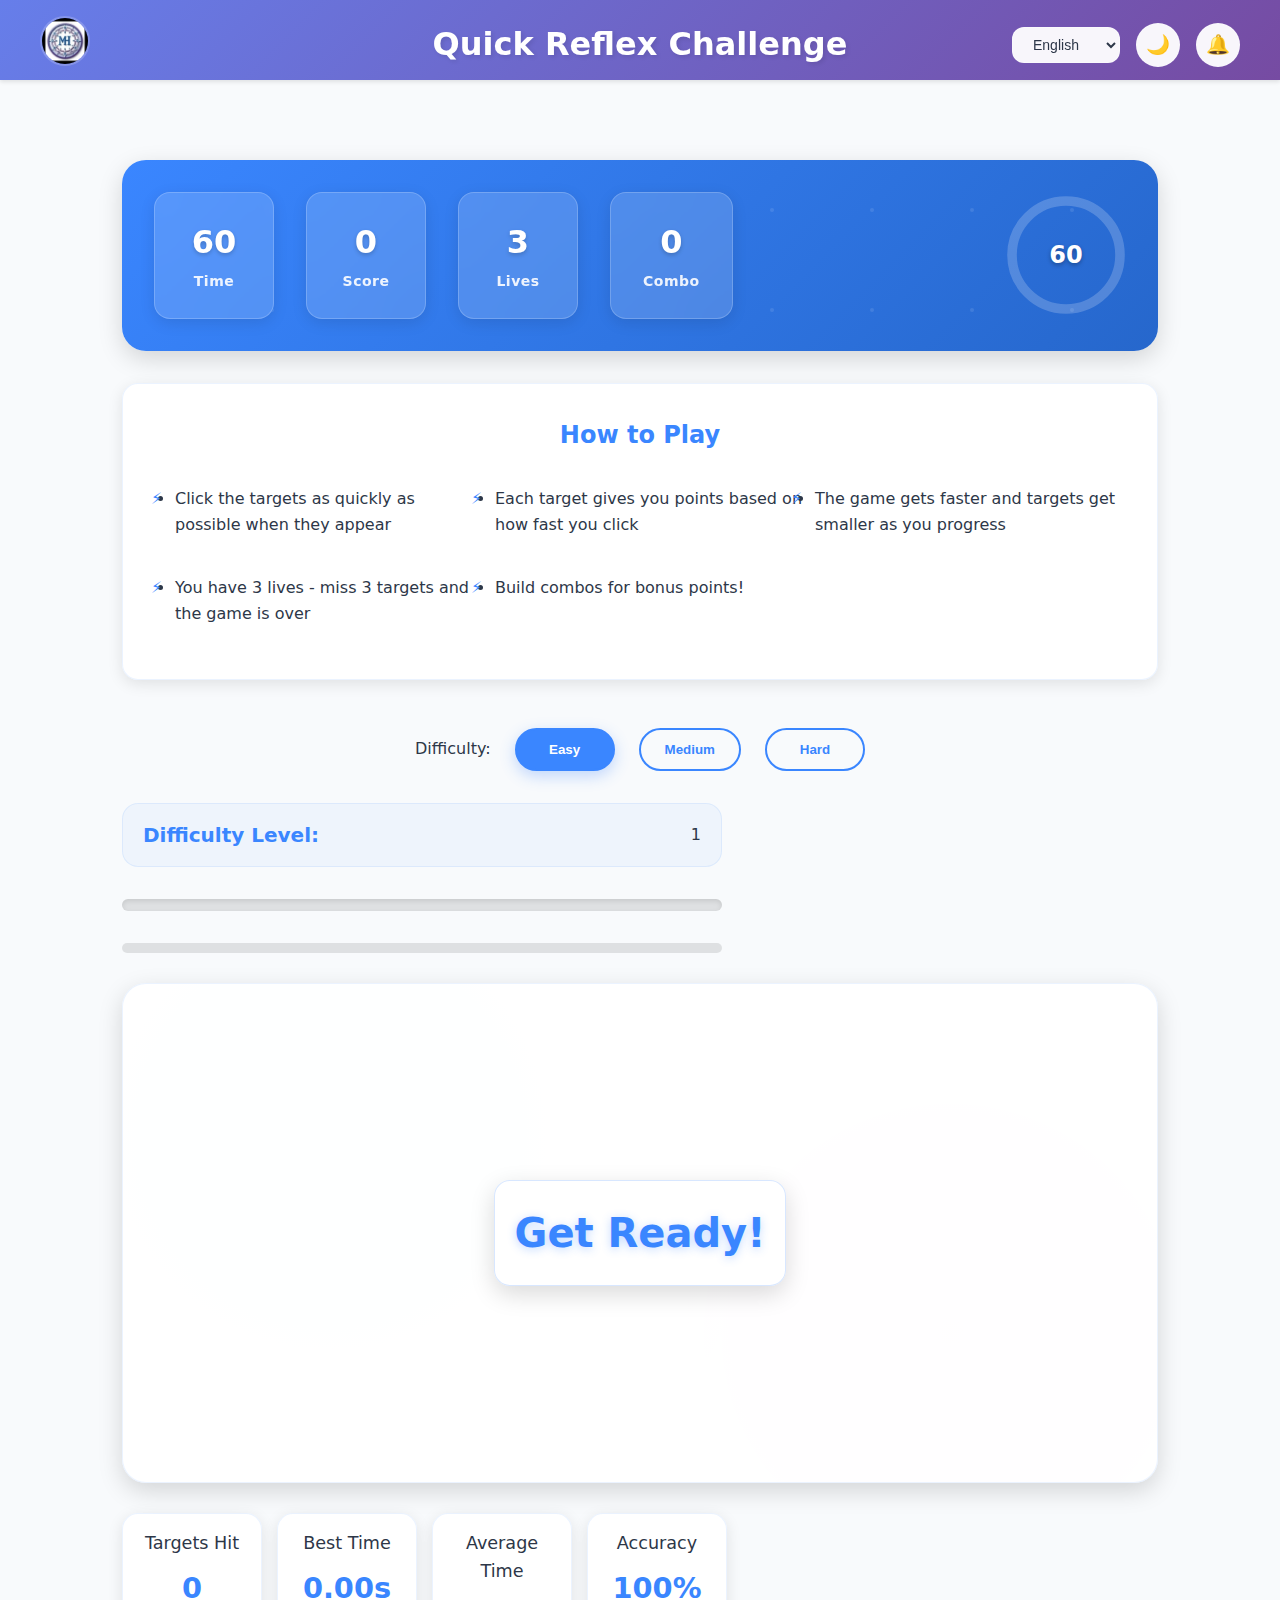
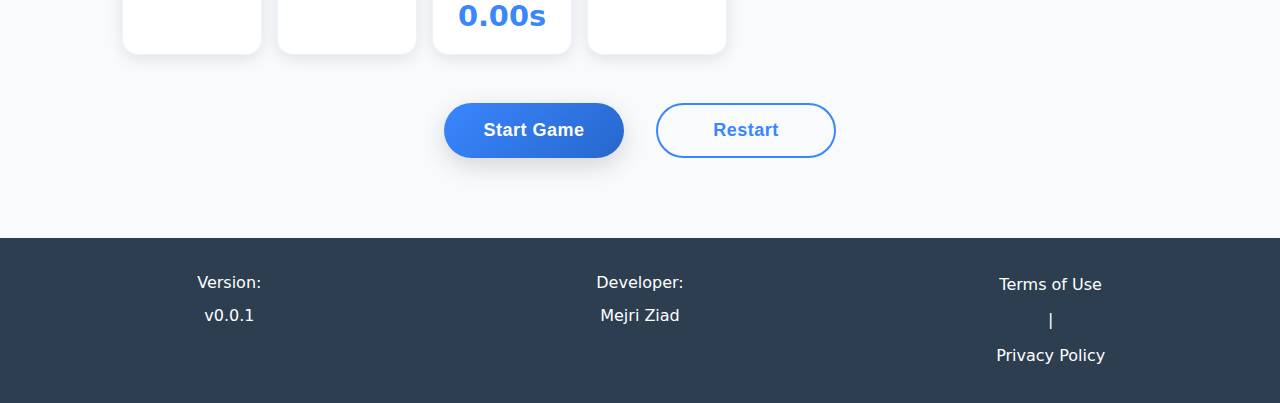
<file: GH-reflex-challenge.html>
<!DOCTYPE html>
<html lang="en">
<head>
    <meta charset="UTF-8">
    <meta name="viewport" content="width=device-width, initial-scale=1.0">
    <title>GameHub - Quick Reflex Challenge</title>
    <link rel="stylesheet" href="main.css">
    <style>
        /* New color palette - Electric Blue theme */
        :root {
            --game-primary: #3A86FF;
            --game-secondary: #2667CC;
            --game-accent: #FF006E;
            --game-success: #38B000;
            --game-error: #FF4D6D;
            --game-warning: #FF9E00;
            --game-light-bg: #F0F7FF;
            --game-dark-bg: #0A192F;
            --game-card-bg: rgba(255, 255, 255, 0.95);
            --game-dark-card-bg: rgba(20, 40, 80, 0.95);
            --game-target-bg: linear-gradient(135deg, #3A86FF, #2667CC);
            --game-target-accent: #FF006E;
            --game-glow: 0 0 20px rgba(58, 134, 255, 0.5);
        }

        .GH-game-container {
            max-width: 1100px;
            width: 100%;
            margin: 0 auto;
            padding: var(--gh-space-lg);
        }

        .GH-game-header {
            display: flex;
            justify-content: space-between;
            align-items: center;
            margin-bottom: var(--gh-space-lg);
            padding: var(--gh-space-lg);
            border-radius: var(--gh-radius-xl);
            background: linear-gradient(135deg, var(--game-primary), var(--game-secondary));
            color: white;
            box-shadow: var(--gh-shadow-lg);
            position: relative;
            overflow: hidden;
        }

        .GH-game-header::before {
            content: '';
            position: absolute;
            top: 0;
            left: 0;
            right: 0;
            bottom: 0;
            background: url('data:image/svg+xml,<svg xmlns="http://www.w3.org/2000/svg" viewBox="0 0 100 100" width="100" height="100" opacity="0.1"><circle cx="50" cy="50" r="2" fill="white"/></svg>') repeat;
            z-index: 0;
        }

        .GH-game-stats {
            display: flex;
            gap: var(--gh-space-lg);
            position: relative;
            z-index: 1;
        }

        .GH-stat-box {
            background: rgba(255, 255, 255, 0.15);
            padding: var(--gh-space-md) var(--gh-space-lg);
            border-radius: var(--gh-radius-lg);
            text-align: center;
            min-width: 120px;
            backdrop-filter: blur(10px);
            border: 1px solid rgba(255, 255, 255, 0.2);
            transition: all 0.3s ease;
            box-shadow: 0 4px 15px rgba(0, 0, 0, 0.1);
        }

        .GH-stat-box:hover {
            transform: translateY(-5px);
            box-shadow: 0 8px 25px rgba(0, 0, 0, 0.15);
        }

        .GH-stat-value {
            font-size: var(--gh-font-size-3xl);
            font-weight: bold;
            display: block;
            text-shadow: 0 2px 4px rgba(0, 0, 0, 0.2);
        }

        .GH-stat-label {
            font-size: var(--gh-font-size-sm);
            opacity: 0.9;
            font-weight: 600;
            letter-spacing: 0.5px;
        }

        .GH-game-area {
            margin: 30px 0;
            padding: 30px;
            border-radius: var(--gh-radius-xl);
            background-color: var(--game-card-bg);
            display: flex;
            flex-direction: column;
            align-items: center;
            box-shadow: var(--gh-shadow-lg);
            min-height: 500px;
            justify-content: center;
            position: relative;
            overflow: hidden;
            border: 1px solid rgba(58, 134, 255, 0.1);
        }

        .GH-dark-mode .GH-game-area {
            background-color: var(--game-dark-card-bg);
            border: 1px solid rgba(58, 134, 255, 0.2);
        }

        .GH-target {
            position: absolute;
            border-radius: 50%;
            cursor: pointer;
            transition: transform 0.15s, opacity 0.2s;
            display: flex;
            align-items: center;
            justify-content: center;
            font-weight: bold;
            font-size: 1.2rem;
            box-shadow: var(--game-glow);
            background: var(--game-target-bg);
            color: white;
            z-index: 10;
            overflow: hidden;
        }

        .GH-target::before {
            content: '';
            position: absolute;
            top: 0;
            left: 0;
            right: 0;
            bottom: 0;
            background: radial-gradient(circle at center, rgba(255,255,255,0.3) 0%, transparent 70%);
            border-radius: 50%;
            opacity: 0;
            transition: opacity 0.3s;
        }

        .GH-target:hover {
            transform: scale(1.15);
        }

        .GH-target:hover::before {
            opacity: 1;
        }

        .GH-target:active {
            transform: scale(0.9);
        }

        .GH-game-controls {
            display: flex;
            justify-content: center;
            gap: var(--gh-space-lg);
            margin-top: var(--gh-space-xl);
            flex-wrap: wrap;
        }

        .GH-game-btn {
            background: linear-gradient(135deg, var(--game-primary), var(--game-secondary));
            border: none;
            color: white;
            padding: 15px 30px;
            font-size: var(--gh-font-size-lg);
            border-radius: 50px;
            cursor: pointer;
            transition: all 0.3s ease;
            box-shadow: var(--gh-shadow-lg);
            min-width: 180px;
            font-weight: 700;
            display: flex;
            align-items: center;
            justify-content: center;
            gap: 10px;
            position: relative;
            overflow: hidden;
            letter-spacing: 0.5px;
        }

        .GH-game-btn::before {
            content: '';
            position: absolute;
            top: 0;
            left: -100%;
            width: 100%;
            height: 100%;
            background: linear-gradient(90deg, transparent, rgba(255,255,255,0.2), transparent);
            transition: left 0.5s;
        }

        .GH-game-btn:hover {
            transform: translateY(-5px);
            box-shadow: 0 10px 25px rgba(58, 134, 255, 0.4);
        }

        .GH-game-btn:hover::before {
            left: 100%;
        }

        .GH-game-btn:active {
            transform: translateY(2px);
        }

        .GH-game-btn.secondary {
            background: transparent;
            border: 2px solid var(--game-primary);
            color: var(--game-primary);
            box-shadow: none;
        }

        .GH-dark-mode .GH-game-btn.secondary {
            color: var(--game-accent);
            border-color: var(--game-accent);
        }

        .GH-game-btn.secondary:hover {
            background: var(--game-primary);
            color: white;
            box-shadow: 0 10px 25px rgba(58, 134, 255, 0.3);
        }

        .GH-dark-mode .GH-game-btn.secondary:hover {
            background: var(--game-accent);
            color: var(--game-dark-bg);
        }

        .GH-game-btn:disabled {
            opacity: 0.6;
            cursor: not-allowed;
            transform: none;
            box-shadow: var(--gh-shadow-md);
        }

        .GH-game-btn:disabled:hover {
            transform: none;
            box-shadow: var(--gh-shadow-md);
        }

        .GH-game-btn:disabled::before {
            display: none;
        }

        .GH-level-indicator {
            display: flex;
            justify-content: space-between;
            align-items: center;
            margin-bottom: var(--gh-space-md);
            width: 100%;
            max-width: 600px;
            padding: 15px 20px;
            background: rgba(58, 134, 255, 0.05);
            border-radius: var(--gh-radius-lg);
            border: 1px solid rgba(58, 134, 255, 0.1);
        }

        .GH-level-text {
            font-size: var(--gh-font-size-xl);
            font-weight: bold;
            color: var(--game-primary);
        }

        .GH-dark-mode .GH-level-text {
            color: var(--game-accent);
        }

        .GH-level-progress {
            width: 100%;
            max-width: 600px;
            height: 12px;
            background-color: rgba(0, 0, 0, 0.1);
            border-radius: 10px;
            margin: var(--gh-space-lg) 0;
            overflow: hidden;
            box-shadow: inset 0 2px 5px rgba(0, 0, 0, 0.1);
        }

        .GH-dark-mode .GH-level-progress {
            background-color: rgba(255, 255, 255, 0.1);
        }

        .GH-progress {
            height: 100%;
            background: linear-gradient(90deg, var(--game-primary), var(--game-accent));
            border-radius: 10px;
            transition: width 0.5s ease;
            position: relative;
            box-shadow: 0 0 10px rgba(58, 134, 255, 0.5);
        }

        .GH-progress::after {
            content: '';
            position: absolute;
            top: 0;
            left: 0;
            right: 0;
            bottom: 0;
            background: linear-gradient(90deg, transparent, rgba(255,255,255,0.4), transparent);
            animation: shimmer 2s infinite;
        }

        @keyframes shimmer {
            0% { transform: translateX(-100%); }
            100% { transform: translateX(100%); }
        }

        .GH-instructions {
            background-color: var(--game-card-bg);
            padding: var(--gh-space-lg);
            border-radius: var(--gh-radius-lg);
            margin-bottom: var(--gh-space-xl);
            box-shadow: var(--gh-shadow-md);
            border: 1px solid rgba(58, 134, 255, 0.1);
        }

        .GH-dark-mode .GH-instructions {
            background-color: var(--game-dark-card-bg);
            border: 1px solid rgba(58, 134, 255, 0.2);
        }

        .GH-instructions h2 {
            margin-bottom: var(--gh-space-md);
            text-align: center;
            color: var(--game-primary);
            font-size: var(--gh-font-size-2xl);
        }

        .GH-dark-mode .GH-instructions h2 {
            color: var(--game-accent);
        }

        .GH-instructions ul {
            padding-left: 20px;
            display: grid;
            grid-template-columns: repeat(auto-fit, minmax(250px, 1fr));
            gap: 10px;
        }

        .GH-instructions li {
            margin-bottom: 12px;
            position: relative;
            padding: 8px 0;
        }

        .GH-instructions li::before {
            content: '⚡';
            color: var(--game-primary);
            font-weight: bold;
            display: inline-block;
            width: 1.5em;
            margin-left: -1.5em;
        }

        .GH-dark-mode .GH-instructions li::before {
            color: var(--game-accent);
        }

        .GH-game-notification {
            position: fixed;
            top: 30px;
            right: 30px;
            padding: var(--gh-space-lg);
            border-radius: var(--gh-radius-lg);
            color: white;
            font-weight: bold;
            box-shadow: var(--gh-shadow-xl);
            z-index: 1000;
            transform: translateX(150%);
            transition: transform 0.4s cubic-bezier(0.175, 0.885, 0.32, 1.275);
            max-width: 350px;
            backdrop-filter: blur(10px);
            border: 1px solid rgba(255, 255, 255, 0.2);
        }

        .GH-game-notification.show {
            transform: translateX(0);
        }

        .GH-game-notification.success {
            background: linear-gradient(135deg, var(--game-success), #2E8B57);
        }

        .GH-game-notification.error {
            background: linear-gradient(135deg, var(--game-error), #D32F2F);
        }

        .GH-game-notification.info {
            background: linear-gradient(135deg, var(--game-primary), var(--game-secondary));
        }

        .GH-game-notification.warning {
            background: linear-gradient(135deg, var(--game-warning), #FF8C00);
            color: var(--gh-dark-text);
        }

        .GH-timer-container {
            position: relative;
            width: 120px;
            height: 120px;
            z-index: 1;
        }

        .GH-timer-circle {
            width: 100%;
            height: 100%;
            transform: rotate(-90deg);
        }

        .GH-timer-background {
            fill: none;
            stroke: rgba(255, 255, 255, 0.2);
            stroke-width: 8;
        }

        .GH-timer-progress {
            fill: none;
            stroke: white;
            stroke-width: 8;
            stroke-linecap: round;
            stroke-dasharray: 340;
            stroke-dashoffset: 340;
            transition: stroke-dashoffset 1s linear;
            filter: drop-shadow(0 0 5px rgba(255, 255, 255, 0.5));
        }

        .GH-timer-text {
            position: absolute;
            top: 50%;
            left: 50%;
            transform: translate(-50%, -50%);
            font-size: var(--gh-font-size-2xl);
            font-weight: bold;
            color: white;
            text-shadow: 0 2px 4px rgba(0, 0, 0, 0.3);
        }

        .GH-game-modal {
            position: fixed;
            top: 0;
            left: 0;
            right: 0;
            bottom: 0;
            background-color: rgba(10, 25, 47, 0.9);
            display: flex;
            align-items: center;
            justify-content: center;
            z-index: 2000;
            opacity: 0;
            visibility: hidden;
            transition: all 0.4s ease;
            backdrop-filter: blur(5px);
        }

        .GH-game-modal.active {
            opacity: 1;
            visibility: visible;
        }

        .GH-modal-content {
            background: var(--game-card-bg);
            border-radius: var(--gh-radius-xl);
            padding: var(--gh-space-xl);
            max-width: 600px;
            width: 90%;
            text-align: center;
            box-shadow: var(--gh-shadow-xl);
            transform: scale(0.8) translateY(50px);
            transition: transform 0.4s cubic-bezier(0.175, 0.885, 0.32, 1.275);
            border: 1px solid rgba(58, 134, 255, 0.2);
        }

        .GH-dark-mode .GH-modal-content {
            background: var(--game-dark-card-bg);
        }

        .GH-game-modal.active .GH-modal-content {
            transform: scale(1) translateY(0);
        }

        .GH-modal-title {
            font-size: var(--gh-font-size-4xl);
            margin-bottom: var(--gh-space-lg);
            color: var(--game-primary);
            text-shadow: 0 2px 4px rgba(0, 0, 0, 0.1);
        }

        .GH-dark-mode .GH-modal-title {
            color: var(--game-accent);
        }

        .GH-modal-stats {
            display: grid;
            grid-template-columns: repeat(2, 1fr);
            gap: var(--gh-space-lg);
            margin: var(--gh-space-xl) 0;
        }

        .GH-modal-stat {
            padding: var(--gh-space-lg);
            border-radius: var(--gh-radius-lg);
            background: rgba(58, 134, 255, 0.1);
            border: 1px solid rgba(58, 134, 255, 0.2);
            transition: transform 0.3s ease;
        }

        .GH-modal-stat:hover {
            transform: translateY(-5px);
        }

        .GH-modal-stat-value {
            font-size: var(--gh-font-size-3xl);
            font-weight: bold;
            color: var(--game-primary);
        }

        .GH-dark-mode .GH-modal-stat-value {
            color: var(--game-accent);
        }

        .GH-modal-stat-label {
            font-size: var(--gh-font-size-sm);
            opacity: 0.8;
            font-weight: 600;
        }

        .GH-difficulty-selector {
            display: flex;
            align-items: center;
            justify-content: center;
            gap: var(--gh-space-md);
            margin: var(--gh-space-lg) 0;
            flex-wrap: wrap;
        }

        .GH-difficulty-btn {
            padding: 12px 24px;
            border: 2px solid var(--game-primary);
            background: transparent;
            color: var(--game-primary);
            border-radius: 50px;
            cursor: pointer;
            transition: all 0.3s ease;
            font-weight: 600;
            min-width: 100px;
        }

        .GH-dark-mode .GH-difficulty-btn {
            border-color: var(--game-accent);
            color: var(--game-accent);
        }

        .GH-difficulty-btn.active {
            background: var(--game-primary);
            color: white;
            box-shadow: 0 5px 15px rgba(58, 134, 255, 0.3);
        }

        .GH-dark-mode .GH-difficulty-btn.active {
            background: var(--game-accent);
            color: var(--game-dark-bg);
            box-shadow: 0 5px 15px rgba(255, 0, 110, 0.3);
        }

        .GH-difficulty-btn:hover:not(.active) {
            background: rgba(58, 134, 255, 0.1);
        }

        .GH-target-stats {
            display: flex;
            justify-content: space-around;
            margin-top: 30px;
            font-size: 1.1rem;
            width: 100%;
            max-width: 600px;
            gap: 15px;
        }

        .GH-target-stat {
            background-color: var(--game-card-bg);
            padding: 15px 20px;
            border-radius: var(--gh-radius-lg);
            min-width: 140px;
            text-align: center;
            box-shadow: var(--gh-shadow-md);
            border: 1px solid rgba(58, 134, 255, 0.1);
            transition: transform 0.3s ease;
        }

        .GH-target-stat:hover {
            transform: translateY(-5px);
        }

        .GH-dark-mode .GH-target-stat {
            background-color: var(--game-dark-card-bg);
            border: 1px solid rgba(58, 134, 255, 0.2);
        }

        .GH-target-value {
            font-size: 1.8rem;
            font-weight: bold;
            margin-top: 8px;
            color: var(--game-primary);
        }

        .GH-dark-mode .GH-target-value {
            color: var(--game-accent);
        }

        /* Target animations */
        @keyframes targetPulse {
            0% { transform: scale(1); box-shadow: var(--game-glow); }
            50% { transform: scale(1.1); box-shadow: 0 0 30px rgba(58, 134, 255, 0.8); }
            100% { transform: scale(1); box-shadow: var(--game-glow); }
        }

        .GH-pulse {
            animation: targetPulse 1.5s infinite;
        }

        @keyframes targetAppear {
            0% { transform: scale(0); opacity: 0; }
            70% { transform: scale(1.1); opacity: 1; }
            100% { transform: scale(1); opacity: 1; }
        }

        .GH-target-appear {
            animation: targetAppear 0.3s ease-out;
        }

        @keyframes targetDisappear {
            0% { transform: scale(1); opacity: 1; }
            100% { transform: scale(0); opacity: 0; }
        }

        .GH-target-disappear {
            animation: targetDisappear 0.2s ease-in;
        }

        /* Countdown animation */
        @keyframes countdownPulse {
            0% { transform: scale(1); opacity: 1; }
            100% { transform: scale(3); opacity: 0; }
        }

        .GH-countdown {
            position: absolute;
            font-size: 5rem;
            font-weight: bold;
            color: var(--game-primary);
            z-index: 100;
            animation: countdownPulse 1s ease-out;
            text-shadow: 0 0 20px rgba(58, 134, 255, 0.7);
        }

        .GH-dark-mode .GH-countdown {
            color: var(--game-accent);
            text-shadow: 0 0 20px rgba(255, 0, 110, 0.7);
        }

        /* Responsive adjustments */
        @media (max-width: 768px) {
            .GH-game-header {
                flex-direction: column;
                gap: var(--gh-space-lg);
            }

            .GH-game-stats {
                order: 2;
                flex-wrap: wrap;
                justify-content: center;
            }

            .GH-timer-container {
                order: 1;
            }

            .GH-game-controls {
                flex-direction: column;
                align-items: center;
            }

            .GH-game-btn {
                width: 100%;
                max-width: 300px;
            }

            .GH-target-stats {
                flex-direction: column;
                gap: var(--gh-space-md);
                align-items: center;
            }

            .GH-instructions ul {
                grid-template-columns: 1fr;
            }

            .GH-modal-stats {
                grid-template-columns: 1fr;
            }
        }

        /* RTL support */
        [dir="rtl"] .GH-instructions li::before {
            margin-left: 0;
            margin-right: -1.5em;
        }

        [dir="rtl"] .GH-game-notification {
            right: auto;
            left: 30px;
            transform: translateX(-150%);
        }

        [dir="rtl"] .GH-game-notification.show {
            transform: translateX(0);
        }

        /* Game background pattern */
        .GH-game-area::before {
            content: '';
            position: absolute;
            top: 0;
            left: 0;
            right: 0;
            bottom: 0;
            background-image: 
                radial-gradient(circle at 20% 30%, rgba(58, 134, 255, 0.1) 0%, transparent 50%),
                radial-gradient(circle at 80% 70%, rgba(255, 0, 110, 0.1) 0%, transparent 50%);
            z-index: -1;
        }

        /* Combo indicator */
        .GH-combo-indicator {
            position: absolute;
            top: 20px;
            left: 20px;
            background: rgba(255, 0, 110, 0.9);
            color: white;
            padding: 8px 15px;
            border-radius: 20px;
            font-weight: bold;
            font-size: 1.1rem;
            box-shadow: 0 4px 15px rgba(255, 0, 110, 0.4);
            transform: translateY(-100px);
            transition: transform 0.4s cubic-bezier(0.175, 0.885, 0.32, 1.275);
            z-index: 50;
        }

        .GH-combo-indicator.show {
            transform: translateY(0);
        }

        /* Performance indicator */
        .GH-performance-meter {
            width: 100%;
            max-width: 600px;
            height: 10px;
            background: rgba(0, 0, 0, 0.1);
            border-radius: 5px;
            margin: 15px 0;
            overflow: hidden;
            position: relative;
        }

        .GH-dark-mode .GH-performance-meter {
            background: rgba(255, 255, 255, 0.1);
        }

        .GH-performance-fill {
            height: 100%;
            background: linear-gradient(90deg, #38B000, #FF9E00, #FF4D6D);
            border-radius: 5px;
            width: 100%;
            transform: scaleX(0);
            transform-origin: left;
            transition: transform 0.5s ease;
        }

        /* Start message styling */
        #start-message {
            font-size: 2.5rem;
            font-weight: bold;
            color: var(--game-primary);
            text-shadow: 0 2px 10px rgba(58, 134, 255, 0.3);
            text-align: center;
            padding: 20px;
            background: rgba(255, 255, 255, 0.9);
            border-radius: var(--gh-radius-lg);
            box-shadow: var(--gh-shadow-lg);
            border: 1px solid rgba(58, 134, 255, 0.2);
        }

        .GH-dark-mode #start-message {
            color: var(--game-accent);
            background: rgba(20, 40, 80, 0.9);
            border: 1px solid rgba(255, 0, 110, 0.2);
        }
    </style>
</head>
<body class="GH-body GH-light-mode">
    <!-- Header -->
    <header class="GH-header">
        <div class="GH-header-content">
            <div class="GH-logo-section">
                <a href="index.html" class="GH-logo-link" data-i18n-title="GH.general.homeTooltip">
                    <img src="assets/icons/icon-96x96.png" alt="Logo" class="GH-general-logo" data-i18n-alt="GH.general.logoAlt">
                </a>
            </div>
            
            <h1 class="GH-title" data-i18n="GH.reflex.title">Quick Reflex Challenge</h1>
            
            <div class="GH-controls">
                <select class="GH-language-select" id="languageSelect">
                    <option value="en">English</option>
                    <option value="ar">العربية</option>
                    <option value="fr">Français</option>
                </select>
                
                <button class="GH-mode-toggle" id="modeToggle" data-i18n-title="GH.general.darkMode">
                    <span class="GH-icon">🌙</span>
                </button>
                
                <button class="GH-notification-toggle" id="notificationToggle" data-i18n-title="GH.general.notifications">
                    <span class="GH-icon">🔔</span>
                </button>
            </div>
        </div>
    </header>
    
    <!-- Main Content -->
    <main class="GH-main">
        <div class="GH-game-container">
            <div class="GH-game-header">
                <div class="GH-game-stats">
                    <div class="GH-stat-box">
                        <span class="GH-stat-value" id="timer">60</span>
                        <span class="GH-stat-label" data-i18n="GH.reflex.time">Time</span>
                    </div>
                    <div class="GH-stat-box">
                        <span class="GH-stat-value" id="score">0</span>
                        <span class="GH-stat-label" data-i18n="GH.reflex.score">Score</span>
                    </div>
                    <div class="GH-stat-box">
                        <span class="GH-stat-value" id="lives">3</span>
                        <span class="GH-stat-label" data-i18n="GH.reflex.lives">Lives</span>
                    </div>
                    <div class="GH-stat-box">
                        <span class="GH-stat-value" id="combo">0</span>
                        <span class="GH-stat-label" data-i18n="GH.reflex.combo">Combo</span>
                    </div>
                </div>
                
                <div class="GH-timer-container">
                    <svg class="GH-timer-circle" viewBox="0 0 100 100">
                        <circle class="GH-timer-background" cx="50" cy="50" r="45"></circle>
                        <circle class="GH-timer-progress" cx="50" cy="50" r="45"></circle>
                    </svg>
                    <div class="GH-timer-text" id="timer-text">60</div>
                </div>
            </div>
            
            <div class="GH-instructions">
                <h2 data-i18n="GH.reflex.howToPlay">How to Play</h2>
                <ul>
                    <li data-i18n="GH.reflex.instruction1">Click the targets as quickly as possible when they appear</li>
                    <li data-i18n="GH.reflex.instruction2">Each target gives you points based on how fast you click</li>
                    <li data-i18n="GH.reflex.instruction3">The game gets faster and targets get smaller as you progress</li>
                    <li data-i18n="GH.reflex.instruction4">You have 3 lives - miss 3 targets and the game is over</li>
                    <li data-i18n="GH.reflex.instruction5">Build combos for bonus points!</li>
                </ul>
            </div>

            <div class="GH-difficulty-selector">
                <span data-i18n="GH.reflex.difficulty">Difficulty:</span>
                <button class="GH-difficulty-btn active" data-difficulty="easy" data-i18n="GH.reflex.easy">Easy</button>
                <button class="GH-difficulty-btn" data-difficulty="medium" data-i18n="GH.reflex.medium">Medium</button>
                <button class="GH-difficulty-btn" data-difficulty="hard" data-i18n="GH.reflex.hard">Hard</button>
            </div>
            
            <div class="GH-level-indicator">
                <span class="GH-level-text" data-i18n="GH.reflex.difficultyLevel">Difficulty Level:</span>
                <span id="difficulty-level">1</span>
            </div>
            
            <div class="GH-level-progress">
                <div id="progress" class="GH-progress" style="width: 0%"></div>
            </div>

            <div class="GH-performance-meter">
                <div id="performance-fill" class="GH-performance-fill"></div>
            </div>
            
            <div class="GH-game-area" id="game-area">
                <div id="start-message" data-i18n="GH.reflex.getReady">Get Ready!</div>
                <div id="combo-indicator" class="GH-combo-indicator">COMBO x<span id="combo-count">0</span>!</div>
            </div>
            
            <div class="GH-target-stats">
                <div class="GH-target-stat">
                    <span data-i18n="GH.reflex.targetsHit">Targets Hit</span>
                    <div class="GH-target-value" id="targets-hit">0</div>
                </div>
                <div class="GH-target-stat">
                    <span data-i18n="GH.reflex.bestTime">Best Time</span>
                    <div class="GH-target-value" id="best-time">0.00s</div>
                </div>
                <div class="GH-target-stat">
                    <span data-i18n="GH.reflex.avgTime">Average Time</span>
                    <div class="GH-target-value" id="avg-time">0.00s</div>
                </div>
                <div class="GH-target-stat">
                    <span data-i18n="GH.reflex.accuracy">Accuracy</span>
                    <div class="GH-target-value" id="accuracy">100%</div>
                </div>
            </div>
            
            <div class="GH-game-controls">
                <button id="start-btn" class="GH-game-btn" data-i18n="GH.reflex.startGame">
                    <span>▶️</span> Start Game
                </button>
                <button id="restart-btn" class="GH-game-btn secondary" data-i18n="GH.reflex.restart">
                    <span>🔄</span> Restart
                </button>
            </div>
        </div>
    </main>
    
    <!-- Footer -->
    <footer class="GH-footer">
        <div class="GH-footer-content">
            <div class="GH-footer-column">
                <span data-i18n="GH.general.version">Version:</span>
                <span>v0.0.1</span>
            </div>
            
            <div class="GH-footer-column">
                <span data-i18n="GH.general.developer">Developer:</span>
                <span>Mejri Ziad</span>
            </div>
            
            <div class="GH-footer-column">
                <a href="#" data-i18n="GH.general.terms">Terms of Use</a>
                <span> | </span>
                <a href="#" data-i18n="GH.general.privacy">Privacy Policy</a>
            </div>
        </div>
    </footer>
    
    <!-- Game Notification -->
    <div class="GH-game-notification" id="game-notification" style="display: none;"></div>
    
    <!-- Game Over Modal -->
    <div class="GH-game-modal" id="game-over-modal">
        <div class="GH-modal-content">
            <h2 class="GH-modal-title" id="game-result-title" data-i18n="GH.reflex.gameOver">Game Over!</h2>
            <div class="GH-modal-stats">
                <div class="GH-modal-stat">
                    <div class="GH-modal-stat-value" id="final-score">0</div>
                    <div class="GH-modal-stat-label" data-i18n="GH.reflex.finalScore">Final Score</div>
                </div>
                <div class="GH-modal-stat">
                    <div class="GH-modal-stat-value" id="final-targets-hit">0</div>
                    <div class="GH-modal-stat-label" data-i18n="GH.reflex.targetsHit">Targets Hit</div>
                </div>
                <div class="GH-modal-stat">
                    <div class="GH-modal-stat-value" id="final-best-time">0.00s</div>
                    <div class="GH-modal-stat-label" data-i18n="GH.reflex.bestTime">Best Time</div>
                </div>
                <div class="GH-modal-stat">
                    <div class="GH-modal-stat-value" id="final-difficulty">1</div>
                    <div class="GH-modal-stat-label" data-i18n="GH.reflex.difficultyReached">Difficulty Reached</div>
                </div>
            </div>
            <div class="GH-game-controls">
                <button id="play-again-btn" class="GH-game-btn" data-i18n="GH.reflex.playAgain">Play Again</button>
                <button id="main-menu-btn" class="GH-game-btn secondary" data-i18n="GH.reflex.mainMenu">Main Menu</button>
            </div>
        </div>
    </div>
    
    <!-- Include JavaScript files -->
    <script src="translation.js"></script>
    <script src="global.js"></script>
    <script>
        // Game state variables
        let gameInterval;
        let targetInterval;
        let gameTime = 60;
        let gameScore = 0;
        let lives = 3;
        let difficulty = 1;
        let isGameActive = false;
        let targetsHit = 0;
        let targetsMissed = 0;
        let totalReactionTime = 0;
        let bestTime = 999;
        let gameDifficulty = 'easy';
        let combo = 0;
        let maxCombo = 0;
        
        // DOM elements
        const timerElement = document.getElementById('timer');
        const timerTextElement = document.getElementById('timer-text');
        const scoreElement = document.getElementById('score');
        const livesElement = document.getElementById('lives');
        const comboElement = document.getElementById('combo');
        const difficultyLevelElement = document.getElementById('difficulty-level');
        const gameArea = document.getElementById('game-area');
        const startMessage = document.getElementById('start-message');
        const progressBar = document.getElementById('progress');
        const performanceFill = document.getElementById('performance-fill');
        const targetsHitElement = document.getElementById('targets-hit');
        const bestTimeElement = document.getElementById('best-time');
        const avgTimeElement = document.getElementById('avg-time');
        const accuracyElement = document.getElementById('accuracy');
        const startBtn = document.getElementById('start-btn');
        const restartBtn = document.getElementById('restart-btn');
        const gameNotification = document.getElementById('game-notification');
        const gameOverModal = document.getElementById('game-over-modal');
        const finalScoreElement = document.getElementById('final-score');
        const finalTargetsHitElement = document.getElementById('final-targets-hit');
        const finalBestTimeElement = document.getElementById('final-best-time');
        const finalDifficultyElement = document.getElementById('final-difficulty');
        const gameResultTitle = document.getElementById('game-result-title');
        const playAgainBtn = document.getElementById('play-again-btn');
        const mainMenuBtn = document.getElementById('main-menu-btn');
        const timerProgress = document.querySelector('.GH-timer-progress');
        const difficultyButtons = document.querySelectorAll('.GH-difficulty-btn');
        const comboIndicator = document.getElementById('combo-indicator');
        const comboCountElement = document.getElementById('combo-count');
        
        // Event listeners
        startBtn.addEventListener('click', startGame);
        restartBtn.addEventListener('click', restartGame);
        playAgainBtn.addEventListener('click', playAgain);
        mainMenuBtn.addEventListener('click', goToMainMenu);
        
        difficultyButtons.forEach(btn => {
            btn.addEventListener('click', function() {
                difficultyButtons.forEach(b => b.classList.remove('active'));
                this.classList.add('active');
                gameDifficulty = this.getAttribute('data-difficulty');
                if (isGameActive) {
                    restartGame();
                }
            });
        });
        
        // Game functions
        function startGame() {
            isGameActive = true;
            
            // Reset game state
            gameTime = 60;
            gameScore = 0;
            lives = 3;
            difficulty = 1;
            targetsHit = 0;
            targetsMissed = 0;
            totalReactionTime = 0;
            bestTime = 999;
            combo = 0;
            maxCombo = 0;
            
            timerElement.textContent = gameTime;
            timerTextElement.textContent = gameTime;
            scoreElement.textContent = gameScore;
            livesElement.textContent = lives;
            comboElement.textContent = combo;
            difficultyLevelElement.textContent = difficulty;
            progressBar.style.width = '0%';
            performanceFill.style.transform = 'scaleX(1)';
            targetsHitElement.textContent = targetsHit;
            bestTimeElement.textContent = '0.00s';
            avgTimeElement.textContent = '0.00s';
            accuracyElement.textContent = '100%';
            
            // Clear game area
            gameArea.innerHTML = '';
            startMessage.style.display = 'block';
            
            // Clear any existing intervals
            clearInterval(gameInterval);
            clearInterval(targetInterval);
            
            // Start countdown
            let countdown = 3;
            startMessage.textContent = getTranslation('GH.reflex.startingIn', 'Starting in') + ` ${countdown}...`;
            
            const countdownInterval = setInterval(() => {
                countdown--;
                if (countdown > 0) {
                    startMessage.textContent = getTranslation('GH.reflex.startingIn', 'Starting in') + ` ${countdown}...`;
                    createCountdownAnimation(countdown);
                } else {
                    startMessage.textContent = getTranslation('GH.reflex.go', 'GO!');
                    createCountdownAnimation('GO!');
                    setTimeout(() => {
                        startMessage.style.display = 'none';
                        // Start the actual game
                        startActualGame();
                    }, 800);
                    clearInterval(countdownInterval);
                }
            }, 1000);
            
            startBtn.disabled = true;
            
            showTranslatableNotification('GH.reflex.gameStarted', 'info');
        }
        
        function createCountdownAnimation(text) {
            const countdownElement = document.createElement('div');
            countdownElement.className = 'GH-countdown';
            countdownElement.textContent = text;
            gameArea.appendChild(countdownElement);
            
            setTimeout(() => {
                countdownElement.remove();
            }, 1000);
        }
        
        function startActualGame() {
            // Start timer
            gameInterval = setInterval(() => {
                if (isGameActive) {
                    gameTime--;
                    timerElement.textContent = gameTime;
                    timerTextElement.textContent = gameTime;
                    progressBar.style.width = `${((60 - gameTime) / 60) * 100}%`;
                    
                    // Update timer circle
                    const progress = (gameTime / 60) * 340;
                    timerProgress.style.strokeDashoffset = progress;
                    
                    // Change color based on time remaining
                    if (gameTime <= 10) {
                        timerProgress.style.stroke = 'var(--game-error)';
                    } else if (gameTime <= 20) {
                        timerProgress.style.stroke = 'var(--game-warning)';
                    } else {
                        timerProgress.style.stroke = 'white';
                    }
                    
                    if (gameTime <= 0) {
                        endGame();
                    }
                }
            }, 1000);
            
            // Start generating targets
            generateTarget();
            
            // Increase difficulty over time
            const difficultyInterval = setInterval(() => {
                if (isGameActive) {
                    difficulty++;
                    difficultyLevelElement.textContent = difficulty;
                    
                    // Adjust target generation based on difficulty
                    clearInterval(targetInterval);
                    const intervalTime = Math.max(300, 2000 - (difficulty * 120));
                    targetInterval = setInterval(generateTarget, intervalTime);
                } else {
                    clearInterval(difficultyInterval);
                }
            }, 10000); // Increase difficulty every 10 seconds
        }
        
        function generateTarget() {
            if (!isGameActive) return;
            
            // Remove any existing targets
            const existingTargets = document.querySelectorAll('.GH-target');
            existingTargets.forEach(target => {
                if (!target.clicked) {
                    handleMissedTarget(target);
                }
                target.remove();
            });
            
            // Create new target
            const target = document.createElement('div');
            target.className = 'GH-target GH-pulse GH-target-appear';
            
            // Set target size based on difficulty
            const size = Math.max(25, 80 - (difficulty * 6));
            target.style.width = `${size}px`;
            target.style.height = `${size}px`;
            
            // Set random position
            const maxX = gameArea.clientWidth - size;
            const maxY = gameArea.clientHeight - size;
            const randomX = Math.floor(Math.random() * maxX);
            const randomY = Math.floor(Math.random() * maxY);
            
            target.style.left = `${randomX}px`;
            target.style.top = `${randomY}px`;
            
            // Set random color variation
            const hue = Math.floor(Math.random() * 60) + 200; // Blue to purple range
            target.style.background = `linear-gradient(135deg, hsl(${hue}, 80%, 60%), hsl(${hue}, 80%, 40%))`;
            
            // Add click event
            target.clicked = false;
            target.appearTime = Date.now();
            
            target.addEventListener('click', () => {
                if (!target.clicked) {
                    handleTargetClick(target);
                }
            });
            
            // Add to game area
            gameArea.appendChild(target);
            
            // Set timeout for target to disappear
            target.timeout = setTimeout(() => {
                if (!target.clicked) {
                    handleMissedTarget(target);
                }
                target.classList.add('GH-target-disappear');
                setTimeout(() => {
                    target.remove();
                }, 200);
            }, Math.max(400, 2000 - (difficulty * 120))); // Targets appear for less time as difficulty increases
        }
        
        function handleTargetClick(target) {
            if (!isGameActive) return;
            
            target.clicked = true;
            clearTimeout(target.timeout);
            
            // Calculate reaction time
            const reactionTime = Date.now() - target.appearTime;
            totalReactionTime += reactionTime;
            
            // Update best time
            if (reactionTime < bestTime) {
                bestTime = reactionTime;
                bestTimeElement.textContent = `${(bestTime / 1000).toFixed(2)}s`;
            }
            
            // Update combo
            combo++;
            comboElement.textContent = combo;
            maxCombo = Math.max(maxCombo, combo);
            
            // Show combo indicator for high combos
            if (combo >= 5) {
                comboCountElement.textContent = combo;
                comboIndicator.classList.add('show');
                
                // Hide after a delay
                setTimeout(() => {
                    comboIndicator.classList.remove('show');
                }, 1500);
            }
            
            // Calculate points based on reaction time (faster = more points) and combo
            let basePoints = Math.max(5, Math.floor(1500 / reactionTime) * difficulty);
            let comboBonus = combo >= 5 ? Math.floor(combo / 5) * 10 : 0;
            const points = basePoints + comboBonus;
            
            gameScore += points;
            scoreElement.textContent = gameScore;
            
            // Update targets hit
            targetsHit++;
            targetsHitElement.textContent = targetsHit;
            
            // Update average time
            const avgTime = totalReactionTime / targetsHit;
            avgTimeElement.textContent = `${(avgTime / 1000).toFixed(2)}s`;
            
            // Update accuracy
            const accuracy = Math.round((targetsHit / (targetsHit + targetsMissed)) * 100);
            accuracyElement.textContent = `${accuracy}%`;
            
            // Update performance meter
            performanceFill.style.transform = `scaleX(${accuracy / 100})`;
            
            // Visual feedback
            target.style.transform = 'scale(1.3)';
            target.style.opacity = '0.8';
            
            // Create points popup
            createPointsPopup(target, points);
            
            // Remove target after animation
            setTimeout(() => {
                target.remove();
            }, 300);
        }
        
        function createPointsPopup(target, points) {
            const popup = document.createElement('div');
            popup.textContent = `+${points}`;
            popup.style.position = 'absolute';
            popup.style.left = `${target.offsetLeft + target.offsetWidth / 2}px`;
            popup.style.top = `${target.offsetTop}px`;
            popup.style.color = 'var(--game-success)';
            popup.style.fontWeight = 'bold';
            popup.style.fontSize = '1.5rem';
            popup.style.pointerEvents = 'none';
            popup.style.zIndex = '20';
            popup.style.textShadow = '0 2px 4px rgba(0,0,0,0.3)';
            popup.style.animation = 'floatUp 1s ease-out forwards';
            
            // Add CSS for floatUp animation
            if (!document.querySelector('#floatUpAnimation')) {
                const style = document.createElement('style');
                style.id = 'floatUpAnimation';
                style.textContent = `
                    @keyframes floatUp {
                        0% { transform: translateY(0); opacity: 1; }
                        100% { transform: translateY(-50px); opacity: 0; }
                    }
                `;
                document.head.appendChild(style);
            }
            
            gameArea.appendChild(popup);
            
            setTimeout(() => {
                popup.remove();
            }, 1000);
        }
        
        function handleMissedTarget(target) {
            if (!isGameActive) return;
            
            targetsMissed++;
            combo = 0;
            comboElement.textContent = combo;
            
            lives--;
            livesElement.textContent = lives;
            
            // Update accuracy
            const accuracy = Math.round((targetsHit / (targetsHit + targetsMissed)) * 100);
            accuracyElement.textContent = `${accuracy}%`;
            
            // Update performance meter
            performanceFill.style.transform = `scaleX(${accuracy / 100})`;
            
            // Visual feedback for missed target
            target.style.background = 'linear-gradient(135deg, #FF4D6D, #C9184A)';
            target.style.transform = 'scale(0.7)';
            target.style.opacity = '0.6';
            
            setTimeout(() => {
                target.remove();
            }, 500);
            
            if (lives <= 0) {
                endGame();
            }
        }
        
        function endGame() {
            isGameActive = false;
            clearInterval(gameInterval);
            clearInterval(targetInterval);
            
            // Remove any remaining targets
            const targets = document.querySelectorAll('.GH-target');
            targets.forEach(target => target.remove());
            
            // Determine result message
            let message = '';
            let title = '';
            
            if (gameScore >= 1500) {
                message = `${getTranslation('GH.reflex.amazing', 'Amazing! Your reflexes are lightning fast!')} ${getTranslation('GH.reflex.score', 'Score')}: ${gameScore}`;
                title = getTranslation('GH.reflex.victory', 'Victory!');
            } else if (gameScore >= 800) {
                message = `${getTranslation('GH.reflex.greatJob', 'Great job! Your reflexes are good!')} ${getTranslation('GH.reflex.score', 'Score')}: ${gameScore}`;
                title = getTranslation('GH.reflex.wellDone', 'Well Done!');
            } else {
                message = `${getTranslation('GH.reflex.gameOver', 'Game Over!')} ${getTranslation('GH.reflex.score', 'Score')}: ${gameScore}. ${getTranslation('GH.reflex.keepPracticing', 'Keep practicing!')}`;
                title = getTranslation('GH.reflex.gameOver', 'Game Over!');
            }
            
            // Update modal with final stats
            finalScoreElement.textContent = gameScore;
            finalTargetsHitElement.textContent = targetsHit;
            finalBestTimeElement.textContent = bestTime === 999 ? '0.00s' : `${(bestTime / 1000).toFixed(2)}s`;
            finalDifficultyElement.textContent = difficulty;
            gameResultTitle.textContent = title;
            
            // Show game over modal
            setTimeout(() => {
                gameOverModal.classList.add('active');
            }, 800);
            
            // Reset buttons
            startBtn.disabled = false;
            
            showNotification(message, 'info');
        }
        
        function restartGame() {
            if (isGameActive) {
                showTranslatableNotification('GH.reflex.restartConfirm', 'warning');
                clearInterval(gameInterval);
                clearInterval(targetInterval);
                startGame();
            } else {
                clearInterval(gameInterval);
                clearInterval(targetInterval);
                startGame();
            }
        }
        
        function playAgain() {
            gameOverModal.classList.remove('active');
            startGame();
        }
        
        function goToMainMenu() {
            gameOverModal.classList.remove('active');
            window.location.href = 'index.html';
        }
        
        // Enhanced notification function that supports translation keys
        function showTranslatableNotification(messageKey, type) {
            const translations = window.getTranslations ? window.getTranslations() : {};
            
            // Remove 'GH.' prefix if present and split the key
            const cleanKey = messageKey.replace(/^GH\./, '');
            const keys = cleanKey.split('.');
            
            let message = keys.reduce((obj, key) => {
                return obj && obj[key] !== undefined ? obj[key] : undefined;
            }, translations);
            
            // Fallback if translation not found
            if (!message || typeof message !== 'string') {
                console.warn(`Translation not found for key: ${messageKey}`);
                message = getFallbackGameMessage(cleanKey);
            }
            
            showNotification(message, type);
        }

        function getFallbackGameMessage(key) {
            const fallbackMessages = {
                'reflex.gameStarted': 'Game started! Good luck!',
                'reflex.restartConfirm': 'Are you sure you want to restart? Your progress will be lost.',
                'reflex.amazing': 'Amazing! Your reflexes are lightning fast!',
                'reflex.greatJob': 'Great job! Your reflexes are good!',
                'reflex.gameOver': 'Game Over!',
                'reflex.keepPracticing': 'Keep practicing!',
                'reflex.victory': 'Victory!',
                'reflex.wellDone': 'Well Done!'
            };
            
            return fallbackMessages[key] || key;
        }

        function showNotification(message, type) {
            gameNotification.textContent = message;
            gameNotification.className = `GH-game-notification ${type}`;
            gameNotification.style.display = 'block';
            gameNotification.classList.add('show');
            
            setTimeout(() => {
                gameNotification.classList.remove('show');
                setTimeout(() => {
                    gameNotification.style.display = 'none';
                }, 300);
            }, 3500);
        }
        
        // Helper function to get translations
        function getTranslation(key, fallback) {
            const translations = window.getTranslations ? window.getTranslations() : {};
            
            // Remove 'GH.' prefix if present and split the key
            const cleanKey = key.replace(/^GH\./, '');
            const keys = cleanKey.split('.');
            
            let value = keys.reduce((obj, k) => {
                return obj && obj[k] !== undefined ? obj[k] : undefined;
            }, translations);
            
            return value && typeof value === 'string' ? value : fallback;
        }
    </script>
    
    <script>
        // Object specific translations for GH-reflex-challenge.html
        window.GHObjectTranslations = window.GHObjectTranslations || {
            en: {
                reflex: {
                    title: "Quick Reflex Challenge",
                    description: "Test your reflexes by clicking targets as they appear!",
                    howToPlay: "How to Play",
                    instruction1: "Click the targets as quickly as possible when they appear",
                    instruction2: "Each target gives you points based on how fast you click",
                    instruction3: "The game gets faster and targets get smaller as you progress",
                    instruction4: "You have 3 lives - miss 3 targets and the game is over",
                    instruction5: "Build combos for bonus points!",
                    time: "Time",
                    score: "Score",
                    lives: "Lives",
                    combo: "Combo",
                    difficulty: "Difficulty:",
                    easy: "Easy",
                    medium: "Medium",
                    hard: "Hard",
                    difficultyLevel: "Difficulty Level:",
                    getReady: "Get Ready!",
                    targetsHit: "Targets Hit",
                    bestTime: "Best Time",
                    avgTime: "Average Time",
                    accuracy: "Accuracy",
                    startGame: "Start Game",
                    restart: "Restart",
                    playAgain: "Play Again",
                    mainMenu: "Main Menu",
                    gameOver: "Game Over!",
                    finalScore: "Final Score",
                    difficultyReached: "Difficulty Reached",
                    amazing: "Amazing! Your reflexes are lightning fast!",
                    greatJob: "Great job! Your reflexes are good!",
                    keepPracticing: "Keep practicing!",
                    victory: "Victory!",
                    wellDone: "Well Done!",
                    gameStarted: "Game started! Good luck!",
                    restartConfirm: "Are you sure you want to restart? Your progress will be lost.",
                    startingIn: "Starting in",
                    go: "GO!"
                }
            },
            ar: {
                reflex: {
                    title: "تحدي سرعة رد الفعل",
                    description: "اختبر سرعة رد فعلك بالنقر على الأهداف فور ظهورها!",
                    howToPlay: "كيفية اللعب",
                    instruction1: "انقر على الأهداف بأسرع ما يمكن عند ظهورها",
                    instruction2: "يمنحك كل هدف نقاطاً بناءً على سرعة نقرك",
                    instruction3: "تزداد اللعبة سرعة وتصغر الأهداف كلما تقدمت",
                    instruction4: "لديك 3 محاولات - إذا فاتك 3 أهداف تنتهي اللعبة",
                    instruction5: "ابنِ سلسلة متتالية للحصول على نقاط إضافية!",
                    time: "الوقت",
                    score: "النقاط",
                    lives: "المحاولات",
                    combo: "المتتالية",
                    difficulty: "الصعوبة:",
                    easy: "سهل",
                    medium: "متوسط",
                    hard: "صعب",
                    difficultyLevel: "مستوى الصعوبة:",
                    getReady: "استعد!",
                    targetsHit: "الأهداف المصابة",
                    bestTime: "أفضل وقت",
                    avgTime: "متوسط الوقت",
                    accuracy: "الدقة",
                    startGame: "ابدأ اللعبة",
                    restart: "إعادة التشغيل",
                    playAgain: "العب مرة أخرى",
                    mainMenu: "القائمة الرئيسية",
                    gameOver: "انتهت اللعبة!",
                    finalScore: "النتيجة النهائية",
                    difficultyReached: "مستوى الصعوبة الذي تم الوصول إليه",
                    amazing: "مذهل! سرعة رد فعلك مذهلة!",
                    greatJob: "عمل رائع! سرعة رد فعلك جيدة!",
                    keepPracticing: "استمر في التدريب!",
                    victory: "انتصار!",
                    wellDone: "أحسنت!",
                    gameStarted: "بدأت اللعبة! حظاً طيباً!",
                    restartConfirm: "هل أنت متأكد أنك تريد إعادة التشغيل؟ سيتم فقدان تقدمك.",
                    startingIn: "تبدأ خلال",
                    go: "انطلق!"
                }
            },
            fr: {
                reflex: {
                    title: "Défi de Réflexes Rapides",
                    description: "Testez vos réflexes en cliquant sur les cibles dès qu'elles apparaissent!",
                    howToPlay: "Comment Jouer",
                    instruction1: "Cliquez sur les cibles le plus rapidement possible lorsqu'elles apparaissent",
                    instruction2: "Chaque cible vous donne des points basés sur votre rapidité",
                    instruction3: "Le jeu s'accélère et les cibles rétrécissent au fur et à mesure",
                    instruction4: "Vous avez 3 vies - manquez 3 cibles et le jeu est terminé",
                    instruction5: "Créez des combos pour des points bonus!",
                    time: "Temps",
                    score: "Score",
                    lives: "Vies",
                    combo: "Combo",
                    difficulty: "Difficulté:",
                    easy: "Facile",
                    medium: "Moyen",
                    hard: "Difficile",
                    difficultyLevel: "Niveau de Difficulté:",
                    getReady: "Préparez-vous!",
                    targetsHit: "Cibles Touchées",
                    bestTime: "Meilleur Temps",
                    avgTime: "Temps Moyen",
                    accuracy: "Précision",
                    startGame: "Commencer le Jeu",
                    restart: "Redémarrer",
                    playAgain: "Rejouer",
                    mainMenu: "Menu Principal",
                    gameOver: "Jeu Terminé!",
                    finalScore: "Score Final",
                    difficultyReached: "Difficulté Atteinte",
                    amazing: "Incroyable! Vos réflexes sont éclairs!",
                    greatJob: "Excellent travail! Vos réflexes sont bons!",
                    keepPracticing: "Continuez à vous entraîner!",
                    victory: "Victoire!",
                    wellDone: "Bien Joué!",
                    gameStarted: "Jeu commencé! Bonne chance!",
                    restartConfirm: "Êtes-vous sûr de vouloir redémarrer? Votre progression sera perdue.",
                    startingIn: "Début dans",
                    go: "ALLEZ!"
                }
            }
        };
    </script>
</body>
</html>
</file>
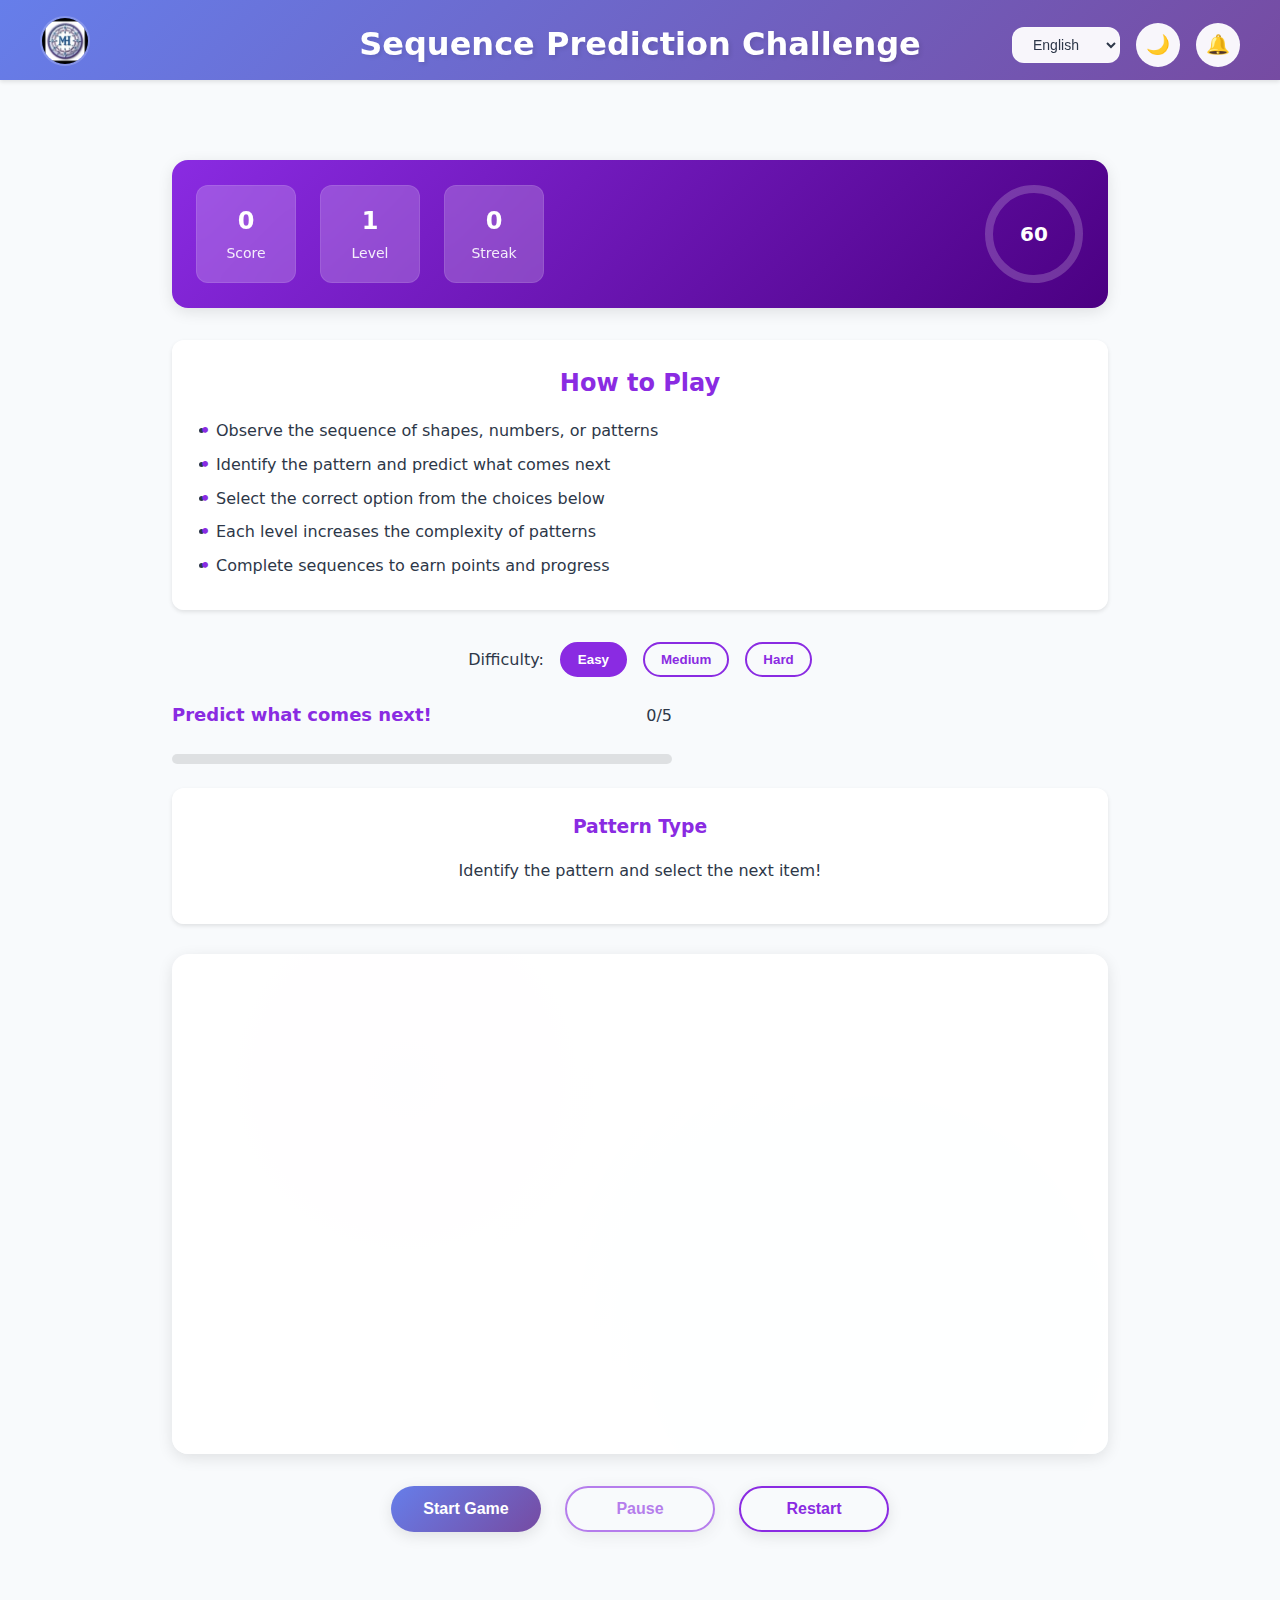
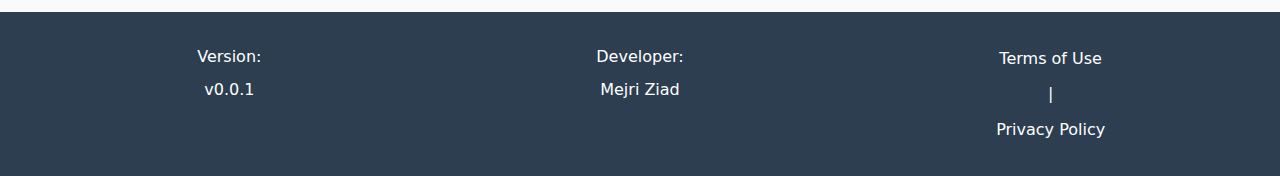
<file: GH-sequence-prediction.html>
<!DOCTYPE html>
<html lang="en">
<head>
    <meta charset="UTF-8">
    <meta name="viewport" content="width=device-width, initial-scale=1.0">
    <title>GameHub - Sequence Prediction Challenge</title>
    <link rel="stylesheet" href="main.css">
    <style>
        /* Game-specific styles - Cosmic theme */
        :root {
            /* Sequence Prediction color palette - Cosmic theme */
            --game-primary: #8A2BE2;
            --game-secondary: #4B0082;
            --game-accent: #00CED1;
            --game-success: #32CD32;
            --game-error: #FF6B6B;
            --game-warning: #FFD700;
            --game-light-bg: #F8F9FF;
            --game-dark-bg: #1A1A2E;
            --game-card-bg: rgba(255, 255, 255, 0.95);
            --game-dark-card-bg: rgba(30, 30, 46, 0.95);
            --game-sequence-bg: rgba(255, 255, 255, 0.1);
            --game-sequence-active: rgba(138, 43, 226, 0.7);
        }

        .GH-game-container {
            max-width: 1000px;
            width: 100%;
            margin: 0 auto;
            padding: var(--gh-space-lg);
        }

        .GH-game-header {
            display: flex;
            justify-content: space-between;
            align-items: center;
            margin-bottom: var(--gh-space-lg);
            padding: var(--gh-space-md);
            border-radius: var(--gh-radius-lg);
            background: linear-gradient(135deg, var(--game-primary), var(--game-secondary));
            color: white;
            box-shadow: var(--gh-shadow-md);
        }

        .GH-game-stats {
            display: flex;
            gap: var(--gh-space-md);
        }

        .GH-stat-box {
            background: rgba(255, 255, 255, 0.2);
            padding: var(--gh-space-sm) var(--gh-space-md);
            border-radius: var(--gh-radius-md);
            text-align: center;
            min-width: 100px;
            backdrop-filter: blur(10px);
            border: 1px solid rgba(255, 255, 255, 0.1);
        }

        .GH-stat-value {
            font-size: var(--gh-font-size-2xl);
            font-weight: bold;
            display: block;
        }

        .GH-stat-label {
            font-size: var(--gh-font-size-sm);
            opacity: 0.9;
        }

        .GH-game-area {
            margin: 30px 0;
            padding: 20px;
            border-radius: var(--gh-radius-lg);
            background-color: var(--game-card-bg);
            display: flex;
            flex-direction: column;
            align-items: center;
            box-shadow: var(--gh-shadow-md);
            min-height: 500px;
            justify-content: center;
            position: relative;
            overflow: hidden;
        }

        .GH-dark-mode .GH-game-area {
            background-color: var(--game-dark-card-bg);
        }

        .GH-sequence-display {
            display: flex;
            gap: 20px;
            margin: 20px auto;
            max-width: 600px;
            flex-wrap: wrap;
            justify-content: center;
            align-items: center;
        }

        .GH-sequence-item {
            width: 80px;
            height: 80px;
            border-radius: var(--gh-radius-md);
            background-color: var(--game-sequence-bg);
            display: flex;
            align-items: center;
            justify-content: center;
            font-size: 1.8rem;
            font-weight: bold;
            border: 2px solid transparent;
            transition: all 0.3s ease;
        }

        .GH-sequence-item.question {
            background-color: rgba(0, 206, 209, 0.2);
            border: 2px dashed var(--game-accent);
            color: var(--game-accent);
            font-size: 2rem;
        }

        .GH-options-container {
            display: grid;
            grid-template-columns: repeat(2, 1fr);
            gap: 15px;
            margin: 20px auto;
            max-width: 500px;
        }

        @media (max-width: 768px) {
            .GH-options-container {
                grid-template-columns: 1fr;
            }
        }

        .GH-option {
            width: 100%;
            height: 80px;
            border-radius: var(--gh-radius-md);
            background-color: var(--game-sequence-bg);
            cursor: pointer;
            transition: all 0.3s ease;
            display: flex;
            align-items: center;
            justify-content: center;
            font-size: 1.8rem;
            font-weight: bold;
            border: 2px solid transparent;
        }

        .GH-option:hover {
            transform: scale(1.05);
            box-shadow: var(--gh-shadow-md);
        }

        .GH-option.selected {
            border-color: var(--game-accent);
            box-shadow: 0 0 0 3px var(--game-accent);
        }

        .GH-option.correct {
            border-color: var(--game-success);
            box-shadow: 0 0 0 3px var(--game-success), 0 0 20px rgba(50, 205, 50, 0.5);
            animation: pulse 0.5s ease;
        }

        .GH-option.incorrect {
            border-color: var(--game-error);
            box-shadow: 0 0 0 3px var(--game-error);
            animation: shake 0.5s ease;
        }

        @keyframes pulse {
            0% { transform: scale(1); }
            50% { transform: scale(1.1); }
            100% { transform: scale(1); }
        }

        @keyframes shake {
            0%, 100% { transform: translateX(0); }
            20%, 60% { transform: translateX(-5px); }
            40%, 80% { transform: translateX(5px); }
        }

        .GH-game-controls {
            display: flex;
            justify-content: center;
            gap: var(--gh-space-md);
            margin-top: var(--gh-space-lg);
            flex-wrap: wrap;
        }

        .GH-game-btn {
            background: var(--gh-gradient-primary);
            border: none;
            color: white;
            padding: 12px 24px;
            font-size: var(--gh-font-size-base);
            border-radius: 50px;
            cursor: pointer;
            transition: all 0.3s ease;
            box-shadow: var(--gh-shadow-md);
            min-width: 150px;
            font-weight: 600;
            display: flex;
            align-items: center;
            justify-content: center;
            gap: 8px;
        }

        .GH-game-btn:hover {
            transform: translateY(-3px);
            box-shadow: var(--gh-shadow-lg);
        }

        .GH-game-btn:active {
            transform: translateY(1px);
        }

        .GH-game-btn.secondary {
            background: transparent;
            border: 2px solid var(--game-primary);
            color: var(--game-primary);
        }

        .GH-dark-mode .GH-game-btn.secondary {
            color: var(--game-accent);
            border-color: var(--game-accent);
        }

        .GH-game-btn.secondary:hover {
            background: var(--game-primary);
            color: white;
        }

        .GH-dark-mode .GH-game-btn.secondary:hover {
            background: var(--game-accent);
            color: var(--game-dark-bg);
        }

        .GH-game-btn:disabled {
            opacity: 0.6;
            cursor: not-allowed;
            transform: none;
        }

        .GH-game-btn:disabled:hover {
            transform: none;
            box-shadow: var(--gh-shadow-md);
        }

        .GH-level-indicator {
            display: flex;
            justify-content: space-between;
            align-items: center;
            margin-bottom: var(--gh-space-sm);
            width: 100%;
            max-width: 500px;
        }

        .GH-level-text {
            font-size: var(--gh-font-size-lg);
            font-weight: bold;
            color: var(--game-primary);
        }

        .GH-dark-mode .GH-level-text {
            color: var(--game-accent);
        }

        .GH-level-progress {
            width: 100%;
            max-width: 500px;
            height: 10px;
            background-color: rgba(0, 0, 0, 0.1);
            border-radius: 5px;
            margin: var(--gh-space-md) 0;
            overflow: hidden;
        }

        .GH-dark-mode .GH-level-progress {
            background-color: rgba(255, 255, 255, 0.1);
        }

        .GH-progress {
            height: 100%;
            background: linear-gradient(90deg, var(--game-primary), var(--game-accent));
            border-radius: 5px;
            transition: width 0.5s ease;
            position: relative;
        }

        .GH-progress::after {
            content: '';
            position: absolute;
            top: 0;
            left: 0;
            right: 0;
            bottom: 0;
            background: linear-gradient(90deg, transparent, rgba(255,255,255,0.4), transparent);
            animation: shimmer 2s infinite;
        }

        @keyframes shimmer {
            0% { transform: translateX(-100%); }
            100% { transform: translateX(100%); }
        }

        .GH-instructions {
            background-color: var(--game-card-bg);
            padding: var(--gh-space-md);
            border-radius: var(--gh-radius-md);
            margin-bottom: var(--gh-space-lg);
            box-shadow: var(--gh-shadow-sm);
        }

        .GH-dark-mode .GH-instructions {
            background-color: var(--game-dark-card-bg);
        }

        .GH-instructions h2 {
            margin-bottom: var(--gh-space-sm);
            text-align: center;
            color: var(--game-primary);
        }

        .GH-dark-mode .GH-instructions h2 {
            color: var(--game-accent);
        }

        .GH-instructions ul {
            padding-left: 20px;
        }

        .GH-instructions li {
            margin-bottom: 8px;
            position: relative;
        }

        .GH-instructions li::before {
            content: '•';
            color: var(--game-primary);
            font-weight: bold;
            display: inline-block;
            width: 1em;
            margin-left: -1em;
        }

        .GH-dark-mode .GH-instructions li::before {
            color: var(--game-accent);
        }

        .GH-game-notification {
            position: fixed;
            top: 20px;
            right: 20px;
            padding: var(--gh-space-md);
            border-radius: var(--gh-radius-md);
            color: white;
            font-weight: bold;
            box-shadow: var(--gh-shadow-lg);
            z-index: 1000;
            transform: translateX(150%);
            transition: transform 0.3s ease;
            max-width: 300px;
        }

        .GH-game-notification.show {
            transform: translateX(0);
        }

        .GH-game-notification.success {
            background-color: var(--game-success);
        }

        .GH-game-notification.error {
            background-color: var(--game-error);
        }

        .GH-game-notification.info {
            background-color: var(--game-primary);
        }

        .GH-game-notification.warning {
            background-color: var(--game-warning);
            color: var(--gh-dark-text);
        }

        .GH-timer-container {
            position: relative;
            width: 100px;
            height: 100px;
        }

        .GH-timer-circle {
            width: 100%;
            height: 100%;
            transform: rotate(-90deg);
        }

        .GH-timer-background {
            fill: none;
            stroke: rgba(255, 255, 255, 0.2);
            stroke-width: 8;
        }

        .GH-timer-progress {
            fill: none;
            stroke: white;
            stroke-width: 8;
            stroke-linecap: round;
            stroke-dasharray: 283;
            stroke-dashoffset: 283;
            transition: stroke-dashoffset 1s linear;
        }

        .GH-timer-text {
            position: absolute;
            top: 50%;
            left: 50%;
            transform: translate(-50%, -50%);
            font-size: var(--gh-font-size-xl);
            font-weight: bold;
            color: white;
        }

        .GH-game-modal {
            position: fixed;
            top: 0;
            left: 0;
            right: 0;
            bottom: 0;
            background-color: rgba(0, 0, 0, 0.8);
            display: flex;
            align-items: center;
            justify-content: center;
            z-index: 2000;
            opacity: 0;
            visibility: hidden;
            transition: all 0.3s ease;
        }

        .GH-game-modal.active {
            opacity: 1;
            visibility: visible;
        }

        .GH-modal-content {
            background: var(--game-card-bg);
            border-radius: var(--gh-radius-lg);
            padding: var(--gh-space-xl);
            max-width: 500px;
            width: 90%;
            text-align: center;
            box-shadow: var(--gh-shadow-lg);
            transform: scale(0.8);
            transition: transform 0.3s ease;
        }

        .GH-dark-mode .GH-modal-content {
            background: var(--game-dark-card-bg);
        }

        .GH-game-modal.active .GH-modal-content {
            transform: scale(1);
        }

        .GH-modal-title {
            font-size: var(--gh-font-size-3xl);
            margin-bottom: var(--gh-space-md);
            color: var(--game-primary);
        }

        .GH-dark-mode .GH-modal-title {
            color: var(--game-accent);
        }

        .GH-modal-stats {
            display: grid;
            grid-template-columns: repeat(2, 1fr);
            gap: var(--gh-space-md);
            margin: var(--gh-space-lg) 0;
        }

        .GH-modal-stat {
            padding: var(--gh-space-md);
            border-radius: var(--gh-radius-md);
            background: rgba(138, 43, 226, 0.1);
        }

        .GH-modal-stat-value {
            font-size: var(--gh-font-size-2xl);
            font-weight: bold;
            color: var(--game-primary);
        }

        .GH-dark-mode .GH-modal-stat-value {
            color: var(--game-accent);
        }

        .GH-modal-stat-label {
            font-size: var(--gh-font-size-sm);
            opacity: 0.8;
        }

        .GH-difficulty-selector {
            display: flex;
            align-items: center;
            justify-content: center;
            gap: var(--gh-space-sm);
            margin: var(--gh-space-md) 0;
        }

        .GH-difficulty-btn {
            padding: 8px 16px;
            border: 2px solid var(--game-primary);
            background: transparent;
            color: var(--game-primary);
            border-radius: 50px;
            cursor: pointer;
            transition: all 0.3s ease;
            font-weight: 600;
        }

        .GH-dark-mode .GH-difficulty-btn {
            border-color: var(--game-accent);
            color: var(--game-accent);
        }

        .GH-difficulty-btn.active {
            background: var(--game-primary);
            color: white;
        }

        .GH-dark-mode .GH-difficulty-btn.active {
            background: var(--game-accent);
            color: var(--game-dark-bg);
        }

        .GH-pattern-explanation {
            background-color: var(--game-card-bg);
            padding: var(--gh-space-md);
            border-radius: var(--gh-radius-md);
            margin: var(--gh-space-md) 0;
            text-align: center;
            box-shadow: var(--gh-shadow-sm);
        }

        .GH-dark-mode .GH-pattern-explanation {
            background-color: var(--game-dark-card-bg);
        }

        .GH-pattern-explanation h3 {
            color: var(--game-primary);
            margin-bottom: var(--gh-space-sm);
        }

        .GH-dark-mode .GH-pattern-explanation h3 {
            color: var(--game-accent);
        }

        .GH-pattern-explanation p {
            margin-bottom: var(--gh-space-sm);
        }

        /* Sequence animations */
        @keyframes sequenceReveal {
            0% { transform: scale(0.8); opacity: 0; }
            100% { transform: scale(1); opacity: 1; }
        }

        .GH-sequence-item, .GH-option {
            animation: sequenceReveal 0.5s ease;
        }

        /* Responsive adjustments */
        @media (max-width: 768px) {
            .GH-game-header {
                flex-direction: column;
                gap: var(--gh-space-md);
            }

            .GH-game-stats {
                order: 2;
            }

            .GH-timer-container {
                order: 1;
            }

            .GH-game-controls {
                flex-direction: column;
                align-items: center;
            }

            .GH-game-btn {
                width: 100%;
                max-width: 300px;
            }

            .GH-sequence-display {
                gap: 10px;
            }

            .GH-sequence-item {
                width: 60px;
                height: 60px;
                font-size: 1.5rem;
            }

            .GH-option {
                height: 70px;
                font-size: 1.5rem;
            }
        }

        @media (max-width: 480px) {
            .GH-sequence-display {
                gap: 8px;
            }

            .GH-sequence-item {
                width: 50px;
                height: 50px;
                font-size: 1.2rem;
            }

            .GH-option {
                height: 60px;
                font-size: 1.2rem;
            }
        }

        /* RTL support */
        [dir="rtl"] .GH-instructions li::before {
            margin-left: 0;
            margin-right: -1em;
        }

        [dir="rtl"] .GH-game-notification {
            right: auto;
            left: 20px;
            transform: translateX(-150%);
        }

        [dir="rtl"] .GH-game-notification.show {
            transform: translateX(0);
        }

        /* Game background pattern */
        .GH-game-area::before {
            content: '';
            position: absolute;
            top: 0;
            left: 0;
            right: 0;
            bottom: 0;
            background-image: 
                radial-gradient(circle at 25% 25%, rgba(138, 43, 226, 0.1) 0%, transparent 50%),
                radial-gradient(circle at 75% 75%, rgba(0, 206, 209, 0.1) 0%, transparent 50%);
            z-index: -1;
        }
    </style>
</head>
<body class="GH-body GH-light-mode">
    <!-- Header -->
    <header class="GH-header">
        <div class="GH-header-content">
            <div class="GH-logo-section">
                <a href="index.html" class="GH-logo-link" data-i18n-title="GH.general.homeTooltip">
                    <img src="assets/icons/icon-96x96.png" alt="Logo" class="GH-general-logo" data-i18n-alt="GH.general.logoAlt">
                </a>
            </div>
            
            <h1 class="GH-title" data-i18n="GH.sequence.title">Sequence Prediction Challenge</h1>
            
            <div class="GH-controls">
                <select class="GH-language-select" id="languageSelect">
                    <option value="en">English</option>
                    <option value="ar">العربية</option>
                    <option value="fr">Français</option>
                </select>
                
                <button class="GH-mode-toggle" id="modeToggle" data-i18n-title="GH.general.darkMode">
                    <span class="GH-icon">🌙</span>
                </button>
                
                <button class="GH-notification-toggle" id="notificationToggle" data-i18n-title="GH.general.notifications">
                    <span class="GH-icon">🔔</span>
                </button>
            </div>
        </div>
    </header>
    
    <!-- Main Content -->
    <main class="GH-main">
        <div class="GH-game-container">
            <div class="GH-game-header">
                <div class="GH-game-stats">
                    <div class="GH-stat-box">
                        <span class="GH-stat-value" id="score">0</span>
                        <span class="GH-stat-label" data-i18n="GH.sequence.score">Score</span>
                    </div>
                    <div class="GH-stat-box">
                        <span class="GH-stat-value" id="level">1</span>
                        <span class="GH-stat-label" data-i18n="GH.sequence.level">Level</span>
                    </div>
                    <div class="GH-stat-box">
                        <span class="GH-stat-value" id="streak">0</span>
                        <span class="GH-stat-label" data-i18n="GH.sequence.streak">Streak</span>
                    </div>
                </div>
                
                <div class="GH-timer-container">
                    <svg class="GH-timer-circle" viewBox="0 0 100 100">
                        <circle class="GH-timer-background" cx="50" cy="50" r="45"></circle>
                        <circle class="GH-timer-progress" cx="50" cy="50" r="45"></circle>
                    </svg>
                    <div class="GH-timer-text" id="timer">60</div>
                </div>
            </div>
            
            <div class="GH-instructions">
                <h2 data-i18n="GH.sequence.howToPlay">How to Play</h2>
                <ul>
                    <li data-i18n="GH.sequence.instruction1">Observe the sequence of shapes, numbers, or patterns</li>
                    <li data-i18n="GH.sequence.instruction2">Identify the pattern and predict what comes next</li>
                    <li data-i18n="GH.sequence.instruction3">Select the correct option from the choices below</li>
                    <li data-i18n="GH.sequence.instruction4">Each level increases the complexity of patterns</li>
                    <li data-i18n="GH.sequence.instruction5">Complete sequences to earn points and progress</li>
                </ul>
            </div>

            <div class="GH-difficulty-selector">
                <span data-i18n="GH.sequence.difficulty">Difficulty:</span>
                <button class="GH-difficulty-btn active" data-difficulty="easy" data-i18n="GH.sequence.easy">Easy</button>
                <button class="GH-difficulty-btn" data-difficulty="medium" data-i18n="GH.sequence.medium">Medium</button>
                <button class="GH-difficulty-btn" data-difficulty="hard" data-i18n="GH.sequence.hard">Hard</button>
            </div>
            
            <div class="GH-level-indicator">
                <span class="GH-level-text" data-i18n="GH.sequence.predictNext">Predict what comes next!</span>
                <span id="progress-text">0/5</span>
            </div>
            
            <div class="GH-level-progress">
                <div id="progress" class="GH-progress" style="width: 0%"></div>
            </div>
            
            <div class="GH-pattern-explanation" id="pattern-explanation">
                <h3 data-i18n="GH.sequence.patternType">Pattern Type</h3>
                <p id="pattern-description" data-i18n="GH.sequence.defaultDescription">Identify the pattern and select the next item!</p>
            </div>
            
            <div class="GH-game-area">
                <div id="sequence-display" class="GH-sequence-display"></div>
                
                <div id="options-container" class="GH-options-container"></div>
            </div>
            
            <div class="GH-game-controls">
                <button id="start-btn" class="GH-game-btn" data-i18n="GH.sequence.startGame">
                    <span>▶️</span> Start Game
                </button>
                <button id="pause-btn" class="GH-game-btn secondary" data-i18n="GH.sequence.pause" disabled>
                    <span>⏸️</span> Pause
                </button>
                <button id="restart-btn" class="GH-game-btn secondary" data-i18n="GH.sequence.restart">
                    <span>🔄</span> Restart
                </button>
            </div>
        </div>
    </main>
    
    <!-- Footer -->
    <footer class="GH-footer">
        <div class="GH-footer-content">
            <div class="GH-footer-column">
                <span data-i18n="GH.general.version">Version:</span>
                <span>v0.0.1</span>
            </div>
            
            <div class="GH-footer-column">
                <span data-i18n="GH.general.developer">Developer:</span>
                <span>Mejri Ziad</span>
            </div>
            
            <div class="GH-footer-column">
                <a href="#" data-i18n="GH.general.terms">Terms of Use</a>
                <span> | </span>
                <a href="#" data-i18n="GH.general.privacy">Privacy Policy</a>
            </div>
        </div>
    </footer>
    
    <!-- Game Notification -->
    <div class="GH-game-notification" id="game-notification" style="display: none;"></div>
    
    <!-- Game Over Modal -->
    <div class="GH-game-modal" id="game-over-modal">
        <div class="GH-modal-content">
            <h2 class="GH-modal-title" data-i18n="GH.sequence.gameOver">Game Over!</h2>
            <div class="GH-modal-stats">
                <div class="GH-modal-stat">
                    <div class="GH-modal-stat-value" id="final-score">0</div>
                    <div class="GH-modal-stat-label" data-i18n="GH.sequence.finalScore">Final Score</div>
                </div>
                <div class="GH-modal-stat">
                    <div class="GH-modal-stat-value" id="final-level">1</div>
                    <div class="GH-modal-stat-label" data-i18n="GH.sequence.levelReached">Level Reached</div>
                </div>
                <div class="GH-modal-stat">
                    <div class="GH-modal-stat-value" id="sequences-completed">0</div>
                    <div class="GH-modal-stat-label" data-i18n="GH.sequence.sequencesCompleted">Sequences Completed</div>
                </div>
                <div class="GH-modal-stat">
                    <div class="GH-modal-stat-value" id="accuracy">0%</div>
                    <div class="GH-modal-stat-label" data-i18n="GH.sequence.accuracy">Accuracy</div>
                </div>
            </div>
            <div class="GH-game-controls">
                <button id="play-again-btn" class="GH-game-btn" data-i18n="GH.sequence.playAgain">Play Again</button>
                <button id="main-menu-btn" class="GH-game-btn secondary" data-i18n="GH.sequence.mainMenu">Main Menu</button>
            </div>
        </div>
    </div>
    
    <!-- Include JavaScript files -->
    <script src="translation.js"></script>
    <script src="global.js"></script>
    <script>
        // Game state variables
        let gameInterval;
        let gameTime = 60;
        let gameScore = 0;
        let gameLevel = 1;
        let isGameActive = false;
        let isGamePaused = false;
        let currentSequence = [];
        let correctAnswer = '';
        let sequencesCompleted = 0;
        let totalAttempts = 0;
        let correctAttempts = 0;
        let currentStreak = 0;
        let maxStreak = 0;
        let gameDifficulty = 'easy';
        
        // Pattern types and descriptions
        const patternTypes = [
            {
                name: 'numeric',
                description: 'GH.sequence.numericDescription',
                defaultDescription: 'Numeric sequence with arithmetic progression'
            },
            {
                name: 'geometric',
                description: 'GH.sequence.geometricDescription',
                defaultDescription: 'Geometric shapes following a pattern'
            },
            {
                name: 'alternating',
                description: 'GH.sequence.alternatingDescription',
                defaultDescription: 'Alternating between different elements'
            },
            {
                name: 'rotation',
                description: 'GH.sequence.rotationDescription',
                defaultDescription: 'Elements rotating in a specific direction'
            },
            {
                name: 'progression',
                description: 'GH.sequence.progressionDescription',
                defaultDescription: 'Elements changing in size or complexity'
            }
        ];
        
        // Shape sets for different pattern types
        const shapeSets = {
            geometric: ['▲', '●', '■', '◆', '★', '♥'],
            rotation: ['▲', '▶', '▼', '◀'],
            progression: ['●', '●●', '●●●', '●●●●']
        };
        
        // Difficulty settings
        const difficultySettings = {
            easy: { sequenceLength: 3, optionsCount: 3, time: 60 },
            medium: { sequenceLength: 4, optionsCount: 4, time: 60 },
            hard: { sequenceLength: 5, optionsCount: 5, time: 60 }
        };
        
        // DOM elements
        const timerElement = document.getElementById('timer');
        const scoreElement = document.getElementById('score');
        const levelElement = document.getElementById('level');
        const streakElement = document.getElementById('streak');
        const sequenceDisplay = document.getElementById('sequence-display');
        const optionsContainer = document.getElementById('options-container');
        const patternDescription = document.getElementById('pattern-description');
        const startBtn = document.getElementById('start-btn');
        const pauseBtn = document.getElementById('pause-btn');
        const restartBtn = document.getElementById('restart-btn');
        const gameNotification = document.getElementById('game-notification');
        const gameOverModal = document.getElementById('game-over-modal');
        const finalScoreElement = document.getElementById('final-score');
        const finalLevelElement = document.getElementById('final-level');
        const sequencesCompletedElement = document.getElementById('sequences-completed');
        const accuracyElement = document.getElementById('accuracy');
        const playAgainBtn = document.getElementById('play-again-btn');
        const mainMenuBtn = document.getElementById('main-menu-btn');
        const timerProgress = document.querySelector('.GH-timer-progress');
        const progressBar = document.getElementById('progress');
        const progressText = document.getElementById('progress-text');
        const difficultyButtons = document.querySelectorAll('.GH-difficulty-btn');
        
        // Event listeners
        startBtn.addEventListener('click', startGame);
        pauseBtn.addEventListener('click', togglePause);
        restartBtn.addEventListener('click', restartGame);
        playAgainBtn.addEventListener('click', playAgain);
        mainMenuBtn.addEventListener('click', goToMainMenu);
        
        difficultyButtons.forEach(btn => {
            btn.addEventListener('click', function() {
                difficultyButtons.forEach(b => b.classList.remove('active'));
                this.classList.add('active');
                gameDifficulty = this.getAttribute('data-difficulty');
                if (isGameActive) {
                    restartGame();
                }
            });
        });
        
        // Game functions
        function startGame() {
            isGameActive = true;
            isGamePaused = false;
            
            // Reset game state
            const settings = difficultySettings[gameDifficulty];
            gameTime = settings.time;
            gameScore = 0;
            gameLevel = 1;
            sequencesCompleted = 0;
            totalAttempts = 0;
            correctAttempts = 0;
            currentStreak = 0;
            maxStreak = 0;
            
            updateUI();
            startBtn.disabled = true;
            pauseBtn.disabled = false;
            
            // Create first sequence
            generateSequence();
            
            // Start timer
            clearInterval(gameInterval);
            gameInterval = setInterval(updateGame, 1000);
            
            showTranslatableNotification('GH.sequence.gameStarted', 'info');
        }
        
        function updateGame() {
            if (!isGameActive || isGamePaused) return;
            
            gameTime--;
            updateTimer();
            
            if (gameTime <= 0) {
                endGame();
            }
        }
        
        function updateTimer() {
            timerElement.textContent = gameTime;
            const progress = (gameTime / 60) * 283;
            timerProgress.style.strokeDashoffset = progress;
            
            // Change color based on time remaining
            if (gameTime <= 10) {
                timerProgress.style.stroke = 'var(--game-error)';
            } else if (gameTime <= 20) {
                timerProgress.style.stroke = 'var(--game-warning)';
            } else {
                timerProgress.style.stroke = 'white';
            }
        }
        
        function togglePause() {
            isGamePaused = !isGamePaused;
            const pauseIcon = isGamePaused ? '▶️' : '⏸️';
            const pauseText = isGamePaused ? 
                getTranslation('GH.sequence.resume', 'Resume') : 
                getTranslation('GH.sequence.pause', 'Pause');
            pauseBtn.innerHTML = `<span>${pauseIcon}</span> ${pauseText}`;
            
            const messageKey = isGamePaused ? 'GH.sequence.gamePaused' : 'GH.sequence.gameResumed';
            showTranslatableNotification(messageKey, 'info');
        }

        function restartGame() {
            if (isGameActive) {
                showTranslatableNotification('GH.sequence.restartConfirm', 'warning');
                clearInterval(gameInterval);
                startGame();
            } else {
                clearInterval(gameInterval);
                startGame();
            }
        }
        
        function playAgain() {
            gameOverModal.classList.remove('active');
            startGame();
        }
        
        function goToMainMenu() {
            gameOverModal.classList.remove('active');
            window.location.href = 'index.html';
        }
        
        function generateSequence() {
            // Clear previous sequence and options
            sequenceDisplay.innerHTML = '';
            optionsContainer.innerHTML = '';
            
            // Get settings for current difficulty
            const settings = difficultySettings[gameDifficulty];
            const sequenceLength = settings.sequenceLength;
            const optionsCount = settings.optionsCount;
            
            // Generate pattern based on type
            const patternType = patternTypes[Math.floor(Math.random() * patternTypes.length)];
            updatePatternDescription(patternType);
            
            switch(patternType.name) {
                case 'numeric':
                    generateNumericSequence(sequenceLength, optionsCount);
                    break;
                case 'geometric':
                    generateGeometricSequence(sequenceLength, optionsCount);
                    break;
                case 'alternating':
                    generateAlternatingSequence(sequenceLength, optionsCount);
                    break;
                case 'rotation':
                    generateRotationSequence(sequenceLength, optionsCount);
                    break;
                case 'progression':
                    generateProgressionSequence(sequenceLength, optionsCount);
                    break;
                default:
                    generateNumericSequence(sequenceLength, optionsCount);
            }
        }
        
        function generateNumericSequence(length, optionsCount) {
            // Generate a numeric sequence with arithmetic progression
            const start = Math.floor(Math.random() * 10) + 1;
            const difference = Math.floor(Math.random() * 5) + 1;
            
            currentSequence = [];
            for (let i = 0; i < length; i++) {
                currentSequence.push(start + (i * difference));
            }
            
            // The next item in the sequence
            correctAnswer = start + (length * difference);
            
            // Generate options including the correct one
            const options = [correctAnswer];
            
            // Add wrong options
            while (options.length < optionsCount) {
                const wrongOption = correctAnswer + (Math.floor(Math.random() * 10) - 5);
                if (wrongOption !== correctAnswer && !options.includes(wrongOption)) {
                    options.push(wrongOption);
                }
            }
            
            // Shuffle options
            shuffleArray(options);
            
            displaySequence(currentSequence, 'number');
            displayOptions(options, 'number');
        }
        
        function generateGeometricSequence(length, optionsCount) {
            // Generate a sequence with geometric shapes
            const shapes = [...shapeSets.geometric];
            const pattern = [];
            
            // Create a repeating pattern
            for (let i = 0; i < length; i++) {
                pattern.push(shapes[i % shapes.length]);
            }
            
            currentSequence = pattern;
            
            // The next item in the sequence
            correctAnswer = shapes[length % shapes.length];
            
            // Generate options including the correct one
            const options = [correctAnswer];
            
            // Add wrong options from the shape set
            while (options.length < optionsCount) {
                const randomShape = shapes[Math.floor(Math.random() * shapes.length)];
                if (randomShape !== correctAnswer && !options.includes(randomShape)) {
                    options.push(randomShape);
                }
            }
            
            // Shuffle options
            shuffleArray(options);
            
            displaySequence(currentSequence, 'shape');
            displayOptions(options, 'shape');
        }
        
        function generateAlternatingSequence(length, optionsCount) {
            // Generate an alternating sequence between two sets
            const set1 = ['▲', '●', '■'];
            const set2 = ['◆', '★', '♥'];
            
            currentSequence = [];
            for (let i = 0; i < length; i++) {
                if (i % 2 === 0) {
                    currentSequence.push(set1[i % set1.length]);
                } else {
                    currentSequence.push(set2[i % set2.length]);
                }
            }
            
            // The next item in the sequence
            if (length % 2 === 0) {
                correctAnswer = set1[length % set1.length];
            } else {
                correctAnswer = set2[length % set2.length];
            }
            
            // Generate options including the correct one
            const options = [correctAnswer];
            const allShapes = [...set1, ...set2];
            
            // Add wrong options
            while (options.length < optionsCount) {
                const randomShape = allShapes[Math.floor(Math.random() * allShapes.length)];
                if (randomShape !== correctAnswer && !options.includes(randomShape)) {
                    options.push(randomShape);
                }
            }
            
            // Shuffle options
            shuffleArray(options);
            
            displaySequence(currentSequence, 'shape');
            displayOptions(options, 'shape');
        }
        
        function generateRotationSequence(length, optionsCount) {
            // Generate a rotation sequence
            const rotations = [...shapeSets.rotation];
            
            currentSequence = [];
            for (let i = 0; i < length; i++) {
                currentSequence.push(rotations[i % rotations.length]);
            }
            
            // The next item in the sequence
            correctAnswer = rotations[length % rotations.length];
            
            // Generate options including the correct one
            const options = [correctAnswer];
            
            // Add wrong options from the rotation set
            while (options.length < optionsCount) {
                const randomRotation = rotations[Math.floor(Math.random() * rotations.length)];
                if (randomRotation !== correctAnswer && !options.includes(randomRotation)) {
                    options.push(randomRotation);
                }
            }
            
            // Shuffle options
            shuffleArray(options);
            
            displaySequence(currentSequence, 'shape');
            displayOptions(options, 'shape');
        }
        
        function generateProgressionSequence(length, optionsCount) {
            // Generate a progression sequence (increasing/decreasing complexity)
            const progressions = [...shapeSets.progression];
            
            currentSequence = [];
            for (let i = 0; i < length; i++) {
                currentSequence.push(progressions[i % progressions.length]);
            }
            
            // The next item in the sequence
            correctAnswer = progressions[length % progressions.length];
            
            // Generate options including the correct one
            const options = [correctAnswer];
            
            // Add wrong options from the progression set
            while (options.length < optionsCount) {
                const randomProgression = progressions[Math.floor(Math.random() * progressions.length)];
                if (randomProgression !== correctAnswer && !options.includes(randomProgression)) {
                    options.push(randomProgression);
                }
            }
            
            // Shuffle options
            shuffleArray(options);
            
            displaySequence(currentSequence, 'shape');
            displayOptions(options, 'shape');
        }
        
        function displaySequence(sequence, type) {
            sequence.forEach((item, index) => {
                const sequenceItem = document.createElement('div');
                sequenceItem.className = 'GH-sequence-item';
                sequenceItem.textContent = item;
                sequenceDisplay.appendChild(sequenceItem);
            });
            
            // Add question mark for the next item
            const questionItem = document.createElement('div');
            questionItem.className = 'GH-sequence-item question';
            questionItem.textContent = '?';
            sequenceDisplay.appendChild(questionItem);
        }
        
        function displayOptions(options, type) {
            options.forEach((option, index) => {
                const optionElement = document.createElement('div');
                optionElement.className = 'GH-option';
                optionElement.textContent = option;
                optionElement.dataset.value = option;
                
                optionElement.addEventListener('click', () => {
                    if (!isGameActive || isGamePaused) return;
                    
                    handleOptionSelection(optionElement, option);
                });
                
                optionsContainer.appendChild(optionElement);
            });
        }
        
        function handleOptionSelection(optionElement, selectedValue) {
            totalAttempts++;
            
            // Disable all options during feedback
            const allOptions = document.querySelectorAll('.GH-option');
            allOptions.forEach(opt => {
                opt.style.pointerEvents = 'none';
            });
            
            if (selectedValue === correctAnswer) {
                // Correct answer
                optionElement.classList.add('correct');
                handleCorrectAnswer();
            } else {
                // Wrong answer
                optionElement.classList.add('incorrect');
                // Highlight the correct option
                allOptions.forEach(opt => {
                    if (opt.dataset.value === correctAnswer) {
                        opt.classList.add('correct');
                    }
                });
                handleWrongAnswer();
            }
            
            // Re-enable options after a delay and generate new sequence
            setTimeout(() => {
                if (isGameActive && !isGamePaused) {
                    generateSequence();
                }
            }, 1500);
        }
        
        function handleCorrectAnswer() {
            currentStreak++;
            maxStreak = Math.max(maxStreak, currentStreak);
            
            // Calculate score based on level, streak, and difficulty
            let points = gameLevel * 10;
            if (currentStreak >= 3) points += Math.floor(currentStreak / 3) * 5;
            
            switch(gameDifficulty) {
                case 'medium': points *= 1.5; break;
                case 'hard': points *= 2; break;
            }
            
            gameScore += Math.round(points);
            correctAttempts++;
            sequencesCompleted++;
            
            // Check for level up
            if (sequencesCompleted % 5 === 0) {
                gameLevel++;
                const levelUpMessage = `${getTranslation('GH.sequence.levelUp', 'Level Up!')} ${getTranslation('GH.sequence.nowAtLevel', 'Now at Level')} ${gameLevel}`;
                showNotification(levelUpMessage, 'success');
            }
            
            updateUI();
            
            const pointsMessage = `${getTranslation('GH.sequence.correct', 'Correct!')} +${Math.round(points)} ${getTranslation('GH.sequence.points', 'points')}`;
            showNotification(pointsMessage, 'success');
        }
        
        function handleWrongAnswer() {
            currentStreak = 0;
            sequencesCompleted++;
            
            updateUI();
            showTranslatableNotification('GH.sequence.wrong', 'error');
        }
        
        function updatePatternDescription(patternType) {
            // Try to get translation first, then fallback to default
            const translatedDescription = getTranslation(patternType.description, patternType.defaultDescription);
            patternDescription.textContent = translatedDescription;
        }
        
        function updateUI() {
            scoreElement.textContent = gameScore;
            levelElement.textContent = gameLevel;
            streakElement.textContent = currentStreak;
            updateProgress();
        }
        
        function updateProgress() {
            const progress = (sequencesCompleted % 5) * 20;
            progressBar.style.width = `${progress}%`;
            progressText.textContent = `${sequencesCompleted % 5}/5`;
        }
        
        function endGame() {
            isGameActive = false;
            clearInterval(gameInterval);
            
            // Calculate accuracy
            const accuracy = totalAttempts > 0 ? Math.round((correctAttempts / totalAttempts) * 100) : 0;
            
            // Update modal with final stats
            finalScoreElement.textContent = gameScore;
            finalLevelElement.textContent = gameLevel;
            sequencesCompletedElement.textContent = sequencesCompleted;
            accuracyElement.textContent = accuracy + '%';
            
            // Show game over modal
            setTimeout(() => {
                gameOverModal.classList.add('active');
            }, 500);
            
            // Reset buttons
            startBtn.disabled = false;
            pauseBtn.disabled = true;
            
            const gameOverMessage = `${getTranslation('GH.sequence.gameOver', 'Game Over!')} ${getTranslation('GH.sequence.finalScore', 'Final Score')}: ${gameScore}`;
            showNotification(gameOverMessage, 'info');
        }
        
        // Utility functions
        function shuffleArray(array) {
            for (let i = array.length - 1; i > 0; i--) {
                const j = Math.floor(Math.random() * (i + 1));
                [array[i], array[j]] = [array[j], array[i]];
            }
            return array;
        }
        
        // Enhanced notification function that supports translation keys
        function showTranslatableNotification(messageKey, type) {
            const translations = window.getTranslations ? window.getTranslations() : {};
            
            // Remove 'GH.' prefix if present and split the key
            const cleanKey = messageKey.replace(/^GH\./, '');
            const keys = cleanKey.split('.');
            
            let message = keys.reduce((obj, key) => {
                return obj && obj[key] !== undefined ? obj[key] : undefined;
            }, translations);
            
            // Fallback if translation not found
            if (!message || typeof message !== 'string') {
                console.warn(`Translation not found for key: ${messageKey}`);
                message = getFallbackGameMessage(cleanKey);
            }
            
            showNotification(message, type);
        }

        function getFallbackGameMessage(key) {
            const fallbackMessages = {
                'sequence.gameStarted': 'Game started! Good luck!',
                'sequence.gamePaused': 'Game paused',
                'sequence.gameResumed': 'Game resumed',
                'sequence.restartConfirm': 'Are you sure you want to restart? Your progress will be lost.',
                'sequence.correct': 'Correct!',
                'sequence.wrong': 'Wrong! Try again.',
                'sequence.levelUp': 'Level Up!',
                'sequence.gameOver': 'Game Over!'
            };
            
            return fallbackMessages[key] || key;
        }

        function showNotification(message, type) {
            gameNotification.textContent = message;
            gameNotification.className = `GH-game-notification ${type}`;
            gameNotification.style.display = 'block';
            gameNotification.classList.add('show');
            
            setTimeout(() => {
                gameNotification.classList.remove('show');
                setTimeout(() => {
                    gameNotification.style.display = 'none';
                }, 300);
            }, 3000);
        }
        
        // Helper function to get translations
        function getTranslation(key, fallback) {
            const translations = window.getTranslations ? window.getTranslations() : {};
            
            // Remove 'GH.' prefix if present and split the key
            const cleanKey = key.replace(/^GH\./, '');
            const keys = cleanKey.split('.');
            
            let value = keys.reduce((obj, k) => {
                return obj && obj[k] !== undefined ? obj[k] : undefined;
            }, translations);
            
            return value && typeof value === 'string' ? value : fallback;
        }
        
        // Initialize timer display
        updateTimer();
    </script>
    
    <script>
        // Object specific translations for GH-sequence-prediction.html
        window.GHObjectTranslations = window.GHObjectTranslations || {
            en: {
                sequence: {
                    title: "Sequence Prediction Challenge",
                    description: "Test your logical reasoning with sequence patterns!",
                    howToPlay: "How to Play",
                    instruction1: "Observe the sequence of shapes, numbers, or patterns",
                    instruction2: "Identify the pattern and predict what comes next",
                    instruction3: "Select the correct option from the choices below",
                    instruction4: "Each level increases the complexity of patterns",
                    instruction5: "Complete sequences to earn points and progress",
                    time: "Time",
                    score: "Score",
                    level: "Level",
                    streak: "Streak",
                    predictNext: "Predict what comes next!",
                    patternType: "Pattern Type",
                    defaultDescription: "Identify the pattern and select the next item!",
                    numericDescription: "Numeric sequence with arithmetic progression",
                    geometricDescription: "Geometric shapes following a pattern",
                    alternatingDescription: "Alternating between different elements",
                    rotationDescription: "Elements rotating in a specific direction",
                    progressionDescription: "Elements changing in size or complexity",
                    startGame: "Start Game",
                    pause: "Pause",
                    resume: "Resume",
                    restart: "Restart",
                    playAgain: "Play Again",
                    mainMenu: "Main Menu",
                    correct: "Correct!",
                    wrong: "Wrong! Try again.",
                    levelUp: "Level Up!",
                    nowAtLevel: "Now at Level",
                    points: "points",
                    gameOver: "Game Over!",
                    finalScore: "Final Score",
                    levelReached: "Level Reached",
                    sequencesCompleted: "Sequences Completed",
                    accuracy: "Accuracy",
                    gameStarted: "Game started! Good luck!",
                    gamePaused: "Game paused",
                    gameResumed: "Game resumed",
                    restartConfirm: "Are you sure you want to restart? Your progress will be lost.",
                    difficulty: "Difficulty:",
                    easy: "Easy",
                    medium: "Medium",
                    hard: "Hard"
                }
            },
            ar: {
                sequence: {
                    title: "تحدي توقع التسلسل",
                    description: "اختبر تفكيرك المنطقي بأنماط التسلسل!",
                    howToPlay: "كيفية اللعب",
                    instruction1: "راقب تسلسل الأشكال أو الأرقام أو الأنماط",
                    instruction2: "حدد النمط وتوقع ما سيأتي بعد ذلك",
                    instruction3: "اختر الخيار الصحيح من الخيارات أدناه",
                    instruction4: "كل مستوى يزيد من تعقيد الأنماط",
                    instruction5: "أكمل التسلسلات لتحقيق النقاط والتقدم",
                    time: "الوقت",
                    score: "النقاط",
                    level: "المستوى",
                    streak: "التتابع",
                    predictNext: "توقع ما سيأتي بعد ذلك!",
                    patternType: "نوع النمط",
                    defaultDescription: "حدد النمط واختر العنصر التالي!",
                    numericDescription: "تسلسل رقمي بتقدم حسابي",
                    geometricDescription: "أشكال هندسية تتبع نمطاً",
                    alternatingDescription: "التناوب بين عناصر مختلفة",
                    rotationDescription: "عناصر تدور في اتجاه محدد",
                    progressionDescription: "عناصر تتغير في الحجم أو التعقيد",
                    startGame: "ابدأ اللعبة",
                    pause: "إيقاف مؤقت",
                    resume: "استئناف",
                    restart: "إعادة التشغيل",
                    playAgain: "العب مرة أخرى",
                    mainMenu: "القائمة الرئيسية",
                    correct: "صحيح!",
                    wrong: "خطأ! حاول مرة أخرى.",
                    levelUp: "تمت ترقية المستوى!",
                    nowAtLevel: "الآن في المستوى",
                    points: "نقاط",
                    gameOver: "انتهت اللعبة!",
                    finalScore: "النتيجة النهائية",
                    levelReached: "المستوى الذي تم الوصول إليه",
                    sequencesCompleted: "التسلسلات المكتملة",
                    accuracy: "الدقة",
                    gameStarted: "بدأت اللعبة! حظاً طيباً!",
                    gamePaused: "تم إيقاف اللعبة مؤقتاً",
                    gameResumed: "تم استئناف اللعبة",
                    restartConfirm: "هل أنت متأكد أنك تريد إعادة التشغيل؟ سيتم فقدان تقدمك.",
                    difficulty: "الصعوبة:",
                    easy: "سهل",
                    medium: "متوسط",
                    hard: "صعب"
                }
            },
            fr: {
                sequence: {
                    title: "Défi de Prédiction de Séquence",
                    description: "Testez votre raisonnement logique avec des motifs de séquence!",
                    howToPlay: "Comment Jouer",
                    instruction1: "Observez la séquence de formes, de nombres ou de motifs",
                    instruction2: "Identifiez le motif et prédisez ce qui vient ensuite",
                    instruction3: "Sélectionnez la bonne option parmi les choix ci-dessous",
                    instruction4: "Chaque niveau augmente la complexité des motifs",
                    instruction5: "Terminez les séquences pour gagner des points et progresser",
                    time: "Temps",
                    score: "Score",
                    level: "Niveau",
                    streak: "Série",
                    predictNext: "Prédisez ce qui vient ensuite!",
                    patternType: "Type de Motif",
                    defaultDescription: "Identifiez le motif et sélectionnez l'élément suivant!",
                    numericDescription: "Séquence numérique avec progression arithmétique",
                    geometricDescription: "Formes géométriques suivant un motif",
                    alternatingDescription: "Alternance entre différents éléments",
                    rotationDescription: "Éléments tournant dans une direction spécifique",
                    progressionDescription: "Éléments changeant en taille ou en complexité",
                    startGame: "Commencer le Jeu",
                    pause: "Pause",
                    resume: "Reprendre",
                    restart: "Redémarrer",
                    playAgain: "Rejouer",
                    mainMenu: "Menu Principal",
                    correct: "Correct!",
                    wrong: "Faux! Réessayez.",
                    levelUp: "Niveau Supérieur!",
                    nowAtLevel: "Maintenant au Niveau",
                    points: "points",
                    gameOver: "Jeu Terminé!",
                    finalScore: "Score Final",
                    levelReached: "Niveau Atteint",
                    sequencesCompleted: "Séquences Terminées",
                    accuracy: "Précision",
                    gameStarted: "Jeu commencé! Bonne chance!",
                    gamePaused: "Jeu en pause",
                    gameResumed: "Jeu repris",
                    restartConfirm: "Êtes-vous sûr de vouloir redémarrer? Votre progression sera perdue.",
                    difficulty: "Difficulté:",
                    easy: "Facile",
                    medium: "Moyen",
                    hard: "Difficile"
                }
            }
        };
    </script>
</body>
</html>
</file>
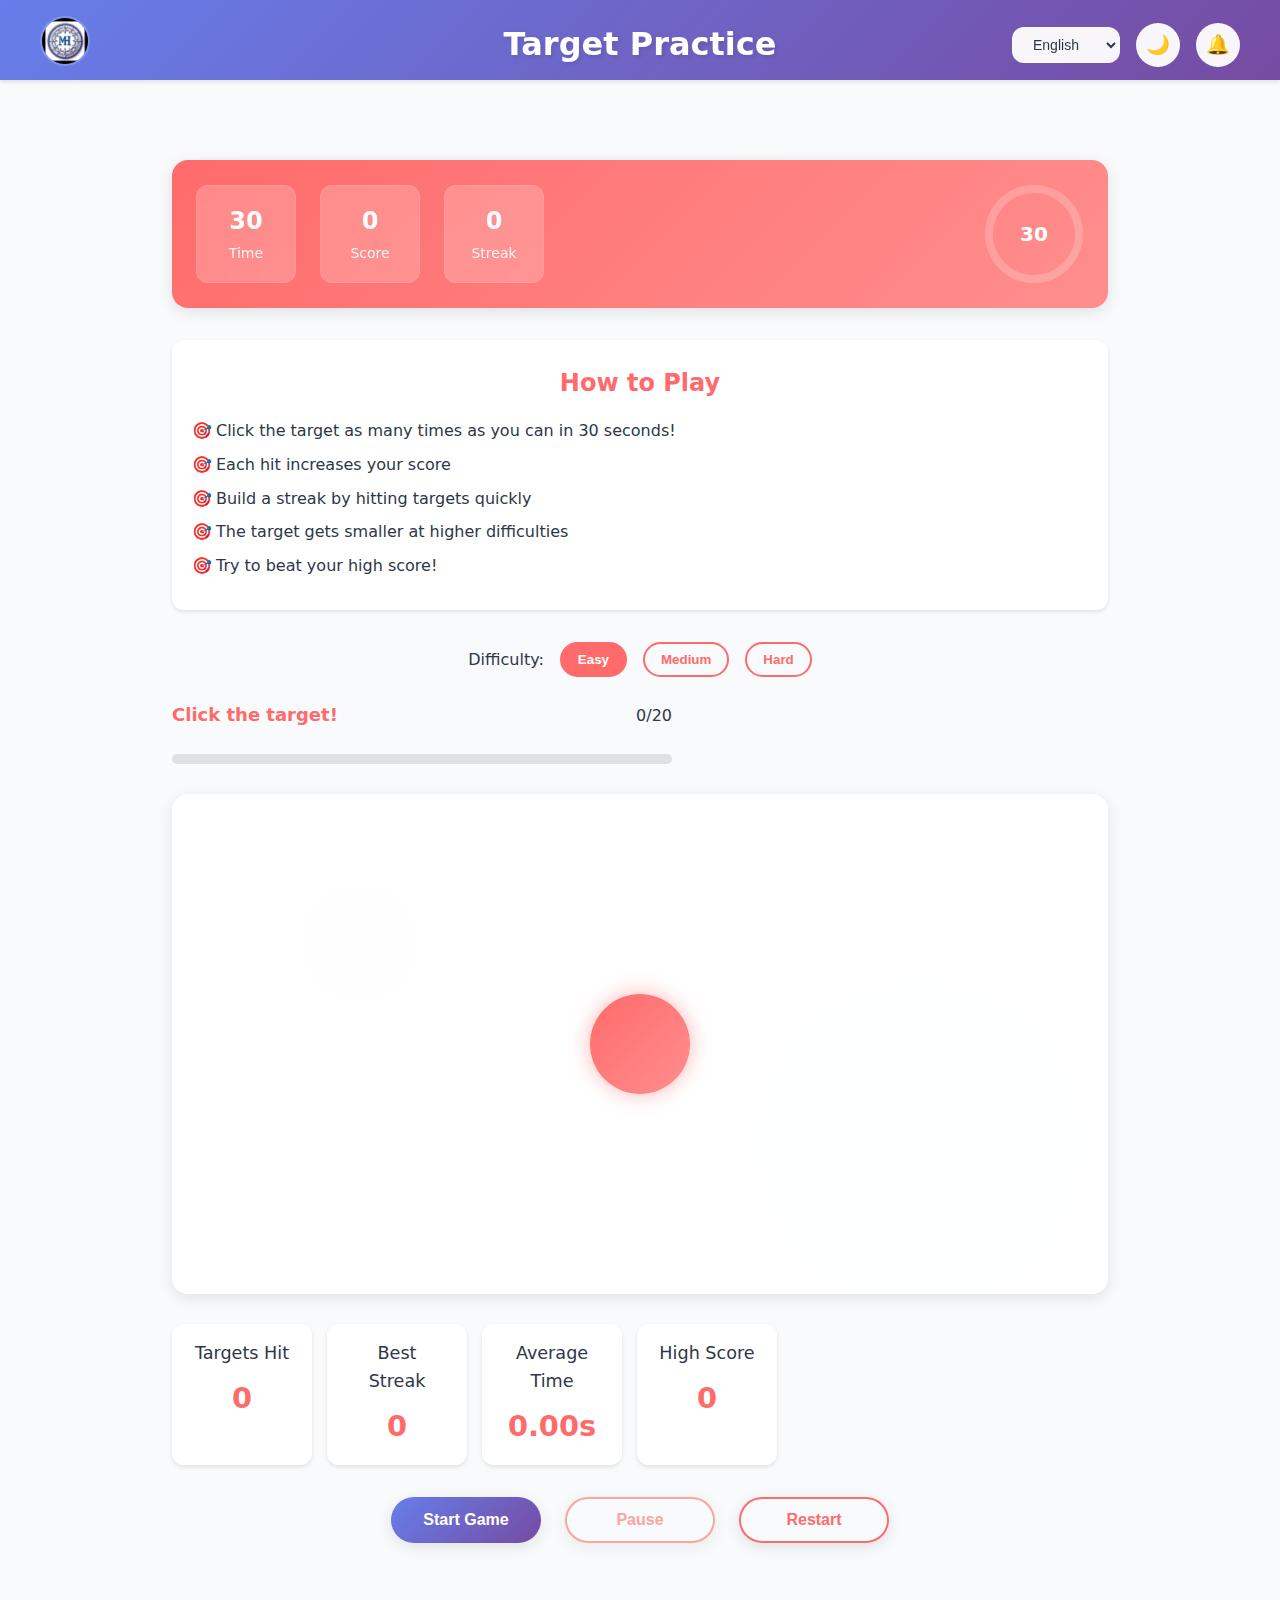
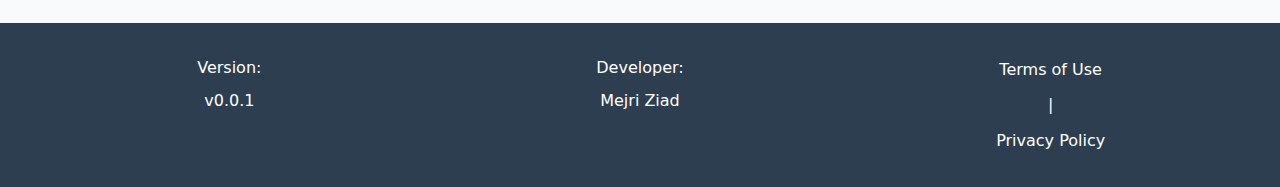
<file: GH-target-practice.html>
<!DOCTYPE html>
<html lang="en">
<head>
    <meta charset="UTF-8">
    <meta name="viewport" content="width=device-width, initial-scale=1.0">
    <title>GameHub - Target Practice</title>
    <link rel="stylesheet" href="main.css">
    <style>
        /* Game-specific styles - Target Practice theme */
        :root {
            /* Target Practice color palette - Action theme */
            --game-primary: #FF6B6B;
            --game-secondary: #FF8E8E;
            --game-accent: #4ECDC4;
            --game-success: #38B000;
            --game-error: #FF4D6D;
            --game-warning: #FF9E00;
            --game-light-bg: #FFF5F5;
            --game-dark-bg: #1A1A2E;
            --game-card-bg: rgba(255, 255, 255, 0.95);
            --game-dark-card-bg: rgba(40, 40, 60, 0.95);
            --game-target-bg: linear-gradient(135deg, #FF6B6B, #FF8E8E);
            --game-target-accent: #4ECDC4;
            --game-glow: 0 0 20px rgba(255, 107, 107, 0.5);
        }

        .GH-game-container {
            max-width: 1000px;
            width: 100%;
            margin: 0 auto;
            padding: var(--gh-space-lg);
        }

        .GH-game-header {
            display: flex;
            justify-content: space-between;
            align-items: center;
            margin-bottom: var(--gh-space-lg);
            padding: var(--gh-space-md);
            border-radius: var(--gh-radius-lg);
            background: linear-gradient(135deg, var(--game-primary), var(--game-secondary));
            color: white;
            box-shadow: var(--gh-shadow-md);
        }

        .GH-game-stats {
            display: flex;
            gap: var(--gh-space-md);
        }

        .GH-stat-box {
            background: rgba(255, 255, 255, 0.2);
            padding: var(--gh-space-sm) var(--gh-space-md);
            border-radius: var(--gh-radius-md);
            text-align: center;
            min-width: 100px;
            backdrop-filter: blur(10px);
            border: 1px solid rgba(255, 255, 255, 0.1);
        }

        .GH-stat-value {
            font-size: var(--gh-font-size-2xl);
            font-weight: bold;
            display: block;
        }

        .GH-stat-label {
            font-size: var(--gh-font-size-sm);
            opacity: 0.9;
        }

        .GH-game-area {
            margin: 30px 0;
            padding: 20px;
            border-radius: var(--gh-radius-lg);
            background-color: var(--game-card-bg);
            display: flex;
            flex-direction: column;
            align-items: center;
            box-shadow: var(--gh-shadow-md);
            min-height: 500px;
            justify-content: center;
            position: relative;
            overflow: hidden;
        }

        .GH-dark-mode .GH-game-area {
            background-color: var(--game-dark-card-bg);
        }

        .GH-target {
            width: 100px;
            height: 100px;
            border-radius: 50%;
            cursor: pointer;
            transition: transform 0.2s;
            background: var(--game-target-bg);
            box-shadow: var(--game-glow);
            position: absolute;
            display: flex;
            align-items: center;
            justify-content: center;
            color: white;
            font-weight: bold;
            font-size: 1.2rem;
            z-index: 10;
        }

        .GH-target:hover {
            transform: scale(1.05);
        }

        .GH-target:active {
            transform: scale(0.95);
        }

        .GH-game-controls {
            display: flex;
            justify-content: center;
            gap: var(--gh-space-md);
            margin-top: var(--gh-space-lg);
            flex-wrap: wrap;
        }

        .GH-game-btn {
            background: var(--gh-gradient-primary);
            border: none;
            color: white;
            padding: 12px 24px;
            font-size: var(--gh-font-size-base);
            border-radius: 50px;
            cursor: pointer;
            transition: all 0.3s ease;
            box-shadow: var(--gh-shadow-md);
            min-width: 150px;
            font-weight: 600;
            display: flex;
            align-items: center;
            justify-content: center;
            gap: 8px;
        }

        .GH-game-btn:hover {
            transform: translateY(-3px);
            box-shadow: var(--gh-shadow-lg);
        }

        .GH-game-btn:active {
            transform: translateY(1px);
        }

        .GH-game-btn.secondary {
            background: transparent;
            border: 2px solid var(--game-primary);
            color: var(--game-primary);
        }

        .GH-dark-mode .GH-game-btn.secondary {
            color: var(--game-accent);
            border-color: var(--game-accent);
        }

        .GH-game-btn.secondary:hover {
            background: var(--game-primary);
            color: white;
        }

        .GH-dark-mode .GH-game-btn.secondary:hover {
            background: var(--game-accent);
            color: var(--game-dark-bg);
        }

        .GH-game-btn:disabled {
            opacity: 0.6;
            cursor: not-allowed;
            transform: none;
        }

        .GH-game-btn:disabled:hover {
            transform: none;
            box-shadow: var(--gh-shadow-md);
        }

        .GH-level-indicator {
            display: flex;
            justify-content: space-between;
            align-items: center;
            margin-bottom: var(--gh-space-sm);
            width: 100%;
            max-width: 500px;
        }

        .GH-level-text {
            font-size: var(--gh-font-size-lg);
            font-weight: bold;
            color: var(--game-primary);
        }

        .GH-dark-mode .GH-level-text {
            color: var(--game-accent);
        }

        .GH-level-progress {
            width: 100%;
            max-width: 500px;
            height: 10px;
            background-color: rgba(0, 0, 0, 0.1);
            border-radius: 5px;
            margin: var(--gh-space-md) 0;
            overflow: hidden;
        }

        .GH-dark-mode .GH-level-progress {
            background-color: rgba(255, 255, 255, 0.1);
        }

        .GH-progress {
            height: 100%;
            background: linear-gradient(90deg, var(--game-primary), var(--game-accent));
            border-radius: 5px;
            transition: width 0.5s ease;
            position: relative;
        }

        .GH-progress::after {
            content: '';
            position: absolute;
            top: 0;
            left: 0;
            right: 0;
            bottom: 0;
            background: linear-gradient(90deg, transparent, rgba(255,255,255,0.4), transparent);
            animation: shimmer 2s infinite;
        }

        @keyframes shimmer {
            0% { transform: translateX(-100%); }
            100% { transform: translateX(100%); }
        }

        .GH-instructions {
            background-color: var(--game-card-bg);
            padding: var(--gh-space-md);
            border-radius: var(--gh-radius-md);
            margin-bottom: var(--gh-space-lg);
            box-shadow: var(--gh-shadow-sm);
        }

        .GH-dark-mode .GH-instructions {
            background-color: var(--game-dark-card-bg);
        }

        .GH-instructions h2 {
            margin-bottom: var(--gh-space-sm);
            text-align: center;
            color: var(--game-primary);
        }

        .GH-dark-mode .GH-instructions h2 {
            color: var(--game-accent);
        }

        .GH-instructions ul {
            padding-left: 20px;
        }

        .GH-instructions li {
            margin-bottom: 8px;
            position: relative;
        }

        .GH-instructions li::before {
            content: '🎯';
            color: var(--game-primary);
            font-weight: bold;
            display: inline-block;
            width: 1.5em;
            margin-left: -1.5em;
        }

        .GH-dark-mode .GH-instructions li::before {
            color: var(--game-accent);
        }

        .GH-game-notification {
            position: fixed;
            top: 20px;
            right: 20px;
            padding: var(--gh-space-md);
            border-radius: var(--gh-radius-md);
            color: white;
            font-weight: bold;
            box-shadow: var(--gh-shadow-lg);
            z-index: 1000;
            transform: translateX(150%);
            transition: transform 0.3s ease;
            max-width: 300px;
        }

        .GH-game-notification.show {
            transform: translateX(0);
        }

        .GH-game-notification.success {
            background-color: var(--game-success);
        }

        .GH-game-notification.error {
            background-color: var(--game-error);
        }

        .GH-game-notification.info {
            background-color: var(--game-primary);
        }

        .GH-game-notification.warning {
            background-color: var(--game-warning);
            color: var(--gh-dark-text);
        }

        .GH-timer-container {
            position: relative;
            width: 100px;
            height: 100px;
        }

        .GH-timer-circle {
            width: 100%;
            height: 100%;
            transform: rotate(-90deg);
        }

        .GH-timer-background {
            fill: none;
            stroke: rgba(255, 255, 255, 0.2);
            stroke-width: 8;
        }

        .GH-timer-progress {
            fill: none;
            stroke: white;
            stroke-width: 8;
            stroke-linecap: round;
            stroke-dasharray: 283;
            stroke-dashoffset: 283;
            transition: stroke-dashoffset 1s linear;
        }

        .GH-timer-text {
            position: absolute;
            top: 50%;
            left: 50%;
            transform: translate(-50%, -50%);
            font-size: var(--gh-font-size-xl);
            font-weight: bold;
            color: white;
        }

        .GH-game-modal {
            position: fixed;
            top: 0;
            left: 0;
            right: 0;
            bottom: 0;
            background-color: rgba(0, 0, 0, 0.8);
            display: flex;
            align-items: center;
            justify-content: center;
            z-index: 2000;
            opacity: 0;
            visibility: hidden;
            transition: all 0.3s ease;
        }

        .GH-game-modal.active {
            opacity: 1;
            visibility: visible;
        }

        .GH-modal-content {
            background: var(--game-card-bg);
            border-radius: var(--gh-radius-lg);
            padding: var(--gh-space-xl);
            max-width: 500px;
            width: 90%;
            text-align: center;
            box-shadow: var(--gh-shadow-lg);
            transform: scale(0.8);
            transition: transform 0.3s ease;
        }

        .GH-dark-mode .GH-modal-content {
            background: var(--game-dark-card-bg);
        }

        .GH-game-modal.active .GH-modal-content {
            transform: scale(1);
        }

        .GH-modal-title {
            font-size: var(--gh-font-size-3xl);
            margin-bottom: var(--gh-space-md);
            color: var(--game-primary);
        }

        .GH-dark-mode .GH-modal-title {
            color: var(--game-accent);
        }

        .GH-modal-stats {
            display: grid;
            grid-template-columns: repeat(2, 1fr);
            gap: var(--gh-space-md);
            margin: var(--gh-space-lg) 0;
        }

        .GH-modal-stat {
            padding: var(--gh-space-md);
            border-radius: var(--gh-radius-md);
            background: rgba(255, 107, 107, 0.1);
        }

        .GH-modal-stat-value {
            font-size: var(--gh-font-size-2xl);
            font-weight: bold;
            color: var(--game-primary);
        }

        .GH-dark-mode .GH-modal-stat-value {
            color: var(--game-accent);
        }

        .GH-modal-stat-label {
            font-size: var(--gh-font-size-sm);
            opacity: 0.8;
        }

        .GH-difficulty-selector {
            display: flex;
            align-items: center;
            justify-content: center;
            gap: var(--gh-space-sm);
            margin: var(--gh-space-md) 0;
        }

        .GH-difficulty-btn {
            padding: 8px 16px;
            border: 2px solid var(--game-primary);
            background: transparent;
            color: var(--game-primary);
            border-radius: 50px;
            cursor: pointer;
            transition: all 0.3s ease;
            font-weight: 600;
        }

        .GH-dark-mode .GH-difficulty-btn {
            border-color: var(--game-accent);
            color: var(--game-accent);
        }

        .GH-difficulty-btn.active {
            background: var(--game-primary);
            color: white;
        }

        .GH-dark-mode .GH-difficulty-btn.active {
            background: var(--game-accent);
            color: var(--game-dark-bg);
        }

        .GH-target-stats {
            display: flex;
            justify-content: space-around;
            margin-top: 30px;
            font-size: 1.1rem;
            width: 100%;
            max-width: 600px;
            gap: 15px;
        }

        .GH-target-stat {
            background-color: var(--game-card-bg);
            padding: 15px 20px;
            border-radius: var(--gh-radius-md);
            min-width: 140px;
            text-align: center;
            box-shadow: var(--gh-shadow-sm);
        }

        .GH-dark-mode .GH-target-stat {
            background-color: var(--game-dark-card-bg);
        }

        .GH-target-value {
            font-size: 1.8rem;
            font-weight: bold;
            margin-top: 8px;
            color: var(--game-primary);
        }

        .GH-dark-mode .GH-target-value {
            color: var(--game-accent);
        }

        /* Target animations */
        @keyframes targetPulse {
            0% { transform: scale(1); box-shadow: var(--game-glow); }
            50% { transform: scale(1.1); box-shadow: 0 0 30px rgba(255, 107, 107, 0.8); }
            100% { transform: scale(1); box-shadow: var(--game-glow); }
        }

        .GH-pulse {
            animation: targetPulse 1.5s infinite;
        }

        @keyframes targetAppear {
            0% { transform: scale(0); opacity: 0; }
            70% { transform: scale(1.1); opacity: 1; }
            100% { transform: scale(1); opacity: 1; }
        }

        .GH-target-appear {
            animation: targetAppear 0.3s ease-out;
        }

        /* Countdown animation */
        @keyframes countdownPulse {
            0% { transform: scale(1); opacity: 1; }
            100% { transform: scale(3); opacity: 0; }
        }

        .GH-countdown {
            position: absolute;
            font-size: 5rem;
            font-weight: bold;
            color: var(--game-primary);
            z-index: 100;
            animation: countdownPulse 1s ease-out;
            text-shadow: 0 0 20px rgba(255, 107, 107, 0.7);
        }

        .GH-dark-mode .GH-countdown {
            color: var(--game-accent);
            text-shadow: 0 0 20px rgba(78, 205, 196, 0.7);
        }

        /* Responsive adjustments */
        @media (max-width: 768px) {
            .GH-game-header {
                flex-direction: column;
                gap: var(--gh-space-md);
            }

            .GH-game-stats {
                order: 2;
            }

            .GH-timer-container {
                order: 1;
            }

            .GH-game-controls {
                flex-direction: column;
                align-items: center;
            }

            .GH-game-btn {
                width: 100%;
                max-width: 300px;
            }

            .GH-target {
                width: 80px;
                height: 80px;
            }

            .GH-target-stats {
                flex-direction: column;
                gap: var(--gh-space-md);
                align-items: center;
            }
        }

        @media (max-width: 480px) {
            .GH-target {
                width: 60px;
                height: 60px;
            }
        }

        /* RTL support */
        [dir="rtl"] .GH-instructions li::before {
            margin-left: 0;
            margin-right: -1.5em;
        }

        [dir="rtl"] .GH-game-notification {
            right: auto;
            left: 20px;
            transform: translateX(-150%);
        }

        [dir="rtl"] .GH-game-notification.show {
            transform: translateX(0);
        }

        /* Game background pattern */
        .GH-game-area::before {
            content: '';
            position: absolute;
            top: 0;
            left: 0;
            right: 0;
            bottom: 0;
            background-image: 
                radial-gradient(circle at 20% 30%, rgba(255, 107, 107, 0.1) 0%, transparent 50%),
                radial-gradient(circle at 80% 70%, rgba(78, 205, 196, 0.1) 0%, transparent 50%);
            z-index: -1;
        }
    </style>
</head>
<body class="GH-body GH-light-mode">
    <!-- Header -->
    <header class="GH-header">
        <div class="GH-header-content">
            <div class="GH-logo-section">
                <a href="index.html" class="GH-logo-link" data-i18n-title="GH.general.homeTooltip">
                    <img src="assets/icons/icon-96x96.png" alt="Logo" class="GH-general-logo" data-i18n-alt="GH.general.logoAlt">
                </a>
            </div>
            
            <h1 class="GH-title" data-i18n="GH.target.title">Target Practice</h1>
            
            <div class="GH-controls">
                <select class="GH-language-select" id="languageSelect">
                    <option value="en">English</option>
                    <option value="ar">العربية</option>
                    <option value="fr">Français</option>
                </select>
                
                <button class="GH-mode-toggle" id="modeToggle" data-i18n-title="GH.general.darkMode">
                    <span class="GH-icon">🌙</span>
                </button>
                
                <button class="GH-notification-toggle" id="notificationToggle" data-i18n-title="GH.general.notifications">
                    <span class="GH-icon">🔔</span>
                </button>
            </div>
        </div>
    </header>
    
    <!-- Main Content -->
    <main class="GH-main">
        <div class="GH-game-container">
            <div class="GH-game-header">
                <div class="GH-game-stats">
                    <div class="GH-stat-box">
                        <span class="GH-stat-value" id="timer">30</span>
                        <span class="GH-stat-label" data-i18n="GH.target.time">Time</span>
                    </div>
                    <div class="GH-stat-box">
                        <span class="GH-stat-value" id="score">0</span>
                        <span class="GH-stat-label" data-i18n="GH.target.score">Score</span>
                    </div>
                    <div class="GH-stat-box">
                        <span class="GH-stat-value" id="streak">0</span>
                        <span class="GH-stat-label" data-i18n="GH.target.streak">Streak</span>
                    </div>
                </div>
                
                <div class="GH-timer-container">
                    <svg class="GH-timer-circle" viewBox="0 0 100 100">
                        <circle class="GH-timer-background" cx="50" cy="50" r="45"></circle>
                        <circle class="GH-timer-progress" cx="50" cy="50" r="45"></circle>
                    </svg>
                    <div class="GH-timer-text" id="timer-text">30</div>
                </div>
            </div>
            
            <div class="GH-instructions">
                <h2 data-i18n="GH.target.howToPlay">How to Play</h2>
                <ul>
                    <li data-i18n="GH.target.instruction1">Click the target as many times as you can in 30 seconds!</li>
                    <li data-i18n="GH.target.instruction2">Each hit increases your score</li>
                    <li data-i18n="GH.target.instruction3">Build a streak by hitting targets quickly</li>
                    <li data-i18n="GH.target.instruction4">The target gets smaller at higher difficulties</li>
                    <li data-i18n="GH.target.instruction5">Try to beat your high score!</li>
                </ul>
            </div>

            <div class="GH-difficulty-selector">
                <span data-i18n="GH.target.difficulty">Difficulty:</span>
                <button class="GH-difficulty-btn active" data-difficulty="easy" data-i18n="GH.target.easy">Easy</button>
                <button class="GH-difficulty-btn" data-difficulty="medium" data-i18n="GH.target.medium">Medium</button>
                <button class="GH-difficulty-btn" data-difficulty="hard" data-i18n="GH.target.hard">Hard</button>
            </div>
            
            <div class="GH-level-indicator">
                <span class="GH-level-text" data-i18n="GH.target.clickTarget">Click the target!</span>
                <span id="progress-text">0/20</span>
            </div>
            
            <div class="GH-level-progress">
                <div id="progress" class="GH-progress" style="width: 0%"></div>
            </div>
            
            <div class="GH-game-area" id="game-area">
                <div id="start-message" data-i18n="GH.target.getReady">Get Ready!</div>
                <div id="target" class="GH-target GH-pulse"></div>
            </div>
            
            <div class="GH-target-stats">
                <div class="GH-target-stat">
                    <span data-i18n="GH.target.targetsHit">Targets Hit</span>
                    <div class="GH-target-value" id="targets-hit">0</div>
                </div>
                <div class="GH-target-stat">
                    <span data-i18n="GH.target.bestStreak">Best Streak</span>
                    <div class="GH-target-value" id="best-streak">0</div>
                </div>
                <div class="GH-target-stat">
                    <span data-i18n="GH.target.avgTime">Average Time</span>
                    <div class="GH-target-value" id="avg-time">0.00s</div>
                </div>
                <div class="GH-target-stat">
                    <span data-i18n="GH.target.highScore">High Score</span>
                    <div class="GH-target-value" id="high-score">0</div>
                </div>
            </div>
            
            <div class="GH-game-controls">
                <button id="start-btn" class="GH-game-btn" data-i18n="GH.target.startGame">
                    <span>▶️</span> Start Game
                </button>
                <button id="pause-btn" class="GH-game-btn secondary" data-i18n="GH.target.pause" disabled>
                    <span>⏸️</span> Pause
                </button>
                <button id="restart-btn" class="GH-game-btn secondary" data-i18n="GH.target.restart">
                    <span>🔄</span> Restart
                </button>
            </div>
        </div>
    </main>
    
    <!-- Footer -->
    <footer class="GH-footer">
        <div class="GH-footer-content">
            <div class="GH-footer-column">
                <span data-i18n="GH.general.version">Version:</span>
                <span>v0.0.1</span>
            </div>
            
            <div class="GH-footer-column">
                <span data-i18n="GH.general.developer">Developer:</span>
                <span>Mejri Ziad</span>
            </div>
            
            <div class="GH-footer-column">
                <a href="#" data-i18n="GH.general.terms">Terms of Use</a>
                <span> | </span>
                <a href="#" data-i18n="GH.general.privacy">Privacy Policy</a>
            </div>
        </div>
    </footer>
    
    <!-- Game Notification -->
    <div class="GH-game-notification" id="game-notification" style="display: none;"></div>
    
    <!-- Game Over Modal -->
    <div class="GH-game-modal" id="game-over-modal">
        <div class="GH-modal-content">
            <h2 class="GH-modal-title" id="game-result-title" data-i18n="GH.target.gameOver">Game Over!</h2>
            <div class="GH-modal-stats">
                <div class="GH-modal-stat">
                    <div class="GH-modal-stat-value" id="final-score">0</div>
                    <div class="GH-modal-stat-label" data-i18n="GH.target.finalScore">Final Score</div>
                </div>
                <div class="GH-modal-stat">
                    <div class="GH-modal-stat-value" id="final-targets-hit">0</div>
                    <div class="GH-modal-stat-label" data-i18n="GH.target.targetsHit">Targets Hit</div>
                </div>
                <div class="GH-modal-stat">
                    <div class="GH-modal-stat-value" id="final-best-streak">0</div>
                    <div class="GH-modal-stat-label" data-i18n="GH.target.bestStreak">Best Streak</div>
                </div>
                <div class="GH-modal-stat">
                    <div class="GH-modal-stat-value" id="final-accuracy">0%</div>
                    <div class="GH-modal-stat-label" data-i18n="GH.target.accuracy">Accuracy</div>
                </div>
            </div>
            <div class="GH-game-controls">
                <button id="play-again-btn" class="GH-game-btn" data-i18n="GH.target.playAgain">Play Again</button>
                <button id="main-menu-btn" class="GH-game-btn secondary" data-i18n="GH.target.mainMenu">Main Menu</button>
            </div>
        </div>
    </div>
    
    <!-- Include JavaScript files -->
    <script src="translation.js"></script>
    <script src="global.js"></script>
    <script>
        // Game state variables
        let gameInterval;
        let gameTime = 30;
        let gameScore = 0;
        let isGameActive = false;
        let isGamePaused = false;
        let targetsHit = 0;
        let currentStreak = 0;
        let maxStreak = 0;
        let totalReactionTime = 0;
        let gameDifficulty = 'easy';
        let highScore = localStorage.getItem('GH-target-highScore') || 0;
        
        // Difficulty settings
        const difficultySettings = {
            easy: { targetSize: 100, speed: 1.0 },
            medium: { targetSize: 80, speed: 1.2 },
            hard: { targetSize: 60, speed: 1.5 }
        };
        
        // DOM elements
        const timerElement = document.getElementById('timer');
        const timerTextElement = document.getElementById('timer-text');
        const scoreElement = document.getElementById('score');
        const streakElement = document.getElementById('streak');
        const targetElement = document.getElementById('target');
        const gameArea = document.getElementById('game-area');
        const startMessage = document.getElementById('start-message');
        const progressBar = document.getElementById('progress');
        const progressText = document.getElementById('progress-text');
        const targetsHitElement = document.getElementById('targets-hit');
        const bestStreakElement = document.getElementById('best-streak');
        const avgTimeElement = document.getElementById('avg-time');
        const highScoreElement = document.getElementById('high-score');
        const startBtn = document.getElementById('start-btn');
        const pauseBtn = document.getElementById('pause-btn');
        const restartBtn = document.getElementById('restart-btn');
        const gameNotification = document.getElementById('game-notification');
        const gameOverModal = document.getElementById('game-over-modal');
        const finalScoreElement = document.getElementById('final-score');
        const finalTargetsHitElement = document.getElementById('final-targets-hit');
        const finalBestStreakElement = document.getElementById('final-best-streak');
        const finalAccuracyElement = document.getElementById('final-accuracy');
        const gameResultTitle = document.getElementById('game-result-title');
        const playAgainBtn = document.getElementById('play-again-btn');
        const mainMenuBtn = document.getElementById('main-menu-btn');
        const timerProgress = document.querySelector('.GH-timer-progress');
        const difficultyButtons = document.querySelectorAll('.GH-difficulty-btn');
        
        // Event listeners
        startBtn.addEventListener('click', startGame);
        pauseBtn.addEventListener('click', togglePause);
        restartBtn.addEventListener('click', restartGame);
        playAgainBtn.addEventListener('click', playAgain);
        mainMenuBtn.addEventListener('click', goToMainMenu);
        
        targetElement.addEventListener('click', handleTargetClick);
        
        difficultyButtons.forEach(btn => {
            btn.addEventListener('click', function() {
                difficultyButtons.forEach(b => b.classList.remove('active'));
                this.classList.add('active');
                gameDifficulty = this.getAttribute('data-difficulty');
                updateTargetSize();
                if (isGameActive) {
                    restartGame();
                }
            });
        });
        
        // Game functions
        function startGame() {
            isGameActive = true;
            isGamePaused = false;
            
            // Reset game state
            gameTime = 30;
            gameScore = 0;
            targetsHit = 0;
            currentStreak = 0;
            maxStreak = 0;
            totalReactionTime = 0;
            
            timerElement.textContent = gameTime;
            timerTextElement.textContent = gameTime;
            scoreElement.textContent = gameScore;
            streakElement.textContent = currentStreak;
            progressBar.style.width = '0%';
            progressText.textContent = '0/20';
            targetsHitElement.textContent = targetsHit;
            bestStreakElement.textContent = maxStreak;
            avgTimeElement.textContent = '0.00s';
            highScoreElement.textContent = highScore;
            
            // Clear game area
            startMessage.style.display = 'block';
            
            // Clear any existing intervals
            clearInterval(gameInterval);
            
            // Start countdown
            let countdown = 3;
            startMessage.textContent = getTranslation('GH.target.startingIn', 'Starting in') + ` ${countdown}...`;
            
            const countdownInterval = setInterval(() => {
                countdown--;
                if (countdown > 0) {
                    startMessage.textContent = getTranslation('GH.target.startingIn', 'Starting in') + ` ${countdown}...`;
                    createCountdownAnimation(countdown);
                } else {
                    startMessage.textContent = getTranslation('GH.target.go', 'GO!');
                    createCountdownAnimation('GO!');
                    setTimeout(() => {
                        startMessage.style.display = 'none';
                        // Start the actual game
                        startActualGame();
                    }, 800);
                    clearInterval(countdownInterval);
                }
            }, 1000);
            
            startBtn.disabled = true;
            pauseBtn.disabled = false;
            
            showTranslatableNotification('GH.target.gameStarted', 'info');
        }
        
        function createCountdownAnimation(text) {
            const countdownElement = document.createElement('div');
            countdownElement.className = 'GH-countdown';
            countdownElement.textContent = text;
            gameArea.appendChild(countdownElement);
            
            setTimeout(() => {
                countdownElement.remove();
            }, 1000);
        }
        
        function startActualGame() {
            // Position target initially
            moveTarget();
            
            // Start timer
            gameInterval = setInterval(() => {
                if (isGameActive && !isGamePaused) {
                    gameTime--;
                    timerElement.textContent = gameTime;
                    timerTextElement.textContent = gameTime;
                    
                    // Update timer circle
                    const progress = (gameTime / 30) * 283;
                    timerProgress.style.strokeDashoffset = progress;
                    
                    // Change color based on time remaining
                    if (gameTime <= 10) {
                        timerProgress.style.stroke = 'var(--game-error)';
                    } else if (gameTime <= 20) {
                        timerProgress.style.stroke = 'var(--game-warning)';
                    } else {
                        timerProgress.style.stroke = 'white';
                    }
                    
                    if (gameTime <= 0) {
                        endGame();
                    }
                }
            }, 1000);
        }
        
        function handleTargetClick() {
            if (!isGameActive || isGamePaused) return;
            
            // Record reaction time
            totalReactionTime += 1;
            
            // Update score and streak
            gameScore++;
            targetsHit++;
            currentStreak++;
            maxStreak = Math.max(maxStreak, currentStreak);
            
            scoreElement.textContent = gameScore;
            streakElement.textContent = currentStreak;
            targetsHitElement.textContent = targetsHit;
            bestStreakElement.textContent = maxStreak;
            
            // Update progress
            const progress = (targetsHit % 20) * 5;
            progressBar.style.width = `${progress}%`;
            progressText.textContent = `${targetsHit % 20}/20`;
            
            // Update average time
            const avgTime = totalReactionTime / targetsHit;
            avgTimeElement.textContent = `${avgTime.toFixed(2)}s`;
            
            // Move target
            moveTarget();
            
            // Visual feedback
            targetElement.classList.remove('GH-target-appear');
            void targetElement.offsetWidth; // Trigger reflow
            targetElement.classList.add('GH-target-appear');
        }
        
        function moveTarget() {
            const settings = difficultySettings[gameDifficulty];
            const maxX = gameArea.clientWidth - settings.targetSize;
            const maxY = gameArea.clientHeight - settings.targetSize;
            
            const randomX = Math.floor(Math.random() * maxX);
            const randomY = Math.floor(Math.random() * maxY);
            
            targetElement.style.left = `${randomX}px`;
            targetElement.style.top = `${randomY}px`;
        }
        
        function updateTargetSize() {
            const settings = difficultySettings[gameDifficulty];
            targetElement.style.width = `${settings.targetSize}px`;
            targetElement.style.height = `${settings.targetSize}px`;
        }
        
        function togglePause() {
            isGamePaused = !isGamePaused;
            const pauseIcon = isGamePaused ? '▶️' : '⏸️';
            const pauseText = isGamePaused ? 
                getTranslation('GH.target.resume', 'Resume') : 
                getTranslation('GH.target.pause', 'Pause');
            pauseBtn.innerHTML = `<span>${pauseIcon}</span> ${pauseText}`;
            
            const messageKey = isGamePaused ? 'GH.target.gamePaused' : 'GH.target.gameResumed';
            showTranslatableNotification(messageKey, 'info');
        }

        function restartGame() {
            if (isGameActive) {
                showTranslatableNotification('GH.target.restartConfirm', 'warning');
                clearInterval(gameInterval);
                startGame();
            } else {
                clearInterval(gameInterval);
                startGame();
            }
        }
        
        function endGame() {
            isGameActive = false;
            clearInterval(gameInterval);
            
            // Calculate accuracy (always 100% in this game since there's no way to miss)
            const accuracy = 100;
            
            // Update high score if needed
            if (gameScore > highScore) {
                highScore = gameScore;
                localStorage.setItem('GH-target-highScore', highScore);
                highScoreElement.textContent = highScore;
            }
            
            // Determine result message
            let message = '';
            let title = '';
            
            if (gameScore >= 40) {
                message = `${getTranslation('GH.target.amazing', 'Amazing! You have incredible accuracy!')} ${getTranslation('GH.target.score', 'Score')}: ${gameScore}`;
                title = getTranslation('GH.target.victory', 'Victory!');
            } else if (gameScore >= 25) {
                message = `${getTranslation('GH.target.greatJob', 'Great job! You have good reflexes!')} ${getTranslation('GH.target.score', 'Score')}: ${gameScore}`;
                title = getTranslation('GH.target.wellDone', 'Well Done!');
            } else {
                message = `${getTranslation('GH.target.gameOver', 'Game Over!')} ${getTranslation('GH.target.score', 'Score')}: ${gameScore}. ${getTranslation('GH.target.keepPracticing', 'Keep practicing!')}`;
                title = getTranslation('GH.target.gameOver', 'Game Over!');
            }
            
            // Update modal with final stats
            finalScoreElement.textContent = gameScore;
            finalTargetsHitElement.textContent = targetsHit;
            finalBestStreakElement.textContent = maxStreak;
            finalAccuracyElement.textContent = accuracy + '%';
            gameResultTitle.textContent = title;
            
            // Show game over modal
            setTimeout(() => {
                gameOverModal.classList.add('active');
            }, 800);
            
            // Reset buttons
            startBtn.disabled = false;
            pauseBtn.disabled = true;
            
            showNotification(message, 'info');
        }
        
        function playAgain() {
            gameOverModal.classList.remove('active');
            startGame();
        }
        
        function goToMainMenu() {
            gameOverModal.classList.remove('active');
            window.location.href = 'index.html';
        }
        
        // Enhanced notification function that supports translation keys
        function showTranslatableNotification(messageKey, type) {
            const translations = window.getTranslations ? window.getTranslations() : {};
            
            // Remove 'GH.' prefix if present and split the key
            const cleanKey = messageKey.replace(/^GH\./, '');
            const keys = cleanKey.split('.');
            
            let message = keys.reduce((obj, key) => {
                return obj && obj[key] !== undefined ? obj[key] : undefined;
            }, translations);
            
            // Fallback if translation not found
            if (!message || typeof message !== 'string') {
                console.warn(`Translation not found for key: ${messageKey}`);
                message = getFallbackGameMessage(cleanKey);
            }
            
            showNotification(message, type);
        }

        function getFallbackGameMessage(key) {
            const fallbackMessages = {
                'target.gameStarted': 'Game started! Good luck!',
                'target.gamePaused': 'Game paused',
                'target.gameResumed': 'Game resumed',
                'target.restartConfirm': 'Are you sure you want to restart? Your progress will be lost.',
                'target.amazing': 'Amazing! You have incredible accuracy!',
                'target.greatJob': 'Great job! You have good reflexes!',
                'target.gameOver': 'Game Over!',
                'target.keepPracticing': 'Keep practicing!',
                'target.victory': 'Victory!',
                'target.wellDone': 'Well Done!'
            };
            
            return fallbackMessages[key] || key;
        }

        function showNotification(message, type) {
            gameNotification.textContent = message;
            gameNotification.className = `GH-game-notification ${type}`;
            gameNotification.style.display = 'block';
            gameNotification.classList.add('show');
            
            setTimeout(() => {
                gameNotification.classList.remove('show');
                setTimeout(() => {
                    gameNotification.style.display = 'none';
                }, 300);
            }, 3000);
        }
        
        // Helper function to get translations
        function getTranslation(key, fallback) {
            const translations = window.getTranslations ? window.getTranslations() : {};
            
            // Remove 'GH.' prefix if present and split the key
            const cleanKey = key.replace(/^GH\./, '');
            const keys = cleanKey.split('.');
            
            let value = keys.reduce((obj, k) => {
                return obj && obj[k] !== undefined ? obj[k] : undefined;
            }, translations);
            
            return value && typeof value === 'string' ? value : fallback;
        }
        
        // Initialize target size
        updateTargetSize();
        
        // Initialize high score display
        highScoreElement.textContent = highScore;
    </script>
    
    <script>
        // Object specific translations for GH-target-practice.html
        window.GHObjectTranslations = window.GHObjectTranslations || {
            en: {
                target: {
                    title: "Target Practice",
                    description: "Test your accuracy by clicking targets!",
                    howToPlay: "How to Play",
                    instruction1: "Click the target as many times as you can in 30 seconds!",
                    instruction2: "Each hit increases your score",
                    instruction3: "Build a streak by hitting targets quickly",
                    instruction4: "The target gets smaller at higher difficulties",
                    instruction5: "Try to beat your high score!",
                    time: "Time",
                    score: "Score",
                    streak: "Streak",
                    difficulty: "Difficulty:",
                    easy: "Easy",
                    medium: "Medium",
                    hard: "Hard",
                    clickTarget: "Click the target!",
                    getReady: "Get Ready!",
                    targetsHit: "Targets Hit",
                    bestStreak: "Best Streak",
                    avgTime: "Average Time",
                    highScore: "High Score",
                    startGame: "Start Game",
                    pause: "Pause",
                    resume: "Resume",
                    restart: "Restart",
                    playAgain: "Play Again",
                    mainMenu: "Main Menu",
                    gameOver: "Game Over!",
                    finalScore: "Final Score",
                    accuracy: "Accuracy",
                    amazing: "Amazing! You have incredible accuracy!",
                    greatJob: "Great job! You have good reflexes!",
                    keepPracticing: "Keep practicing!",
                    victory: "Victory!",
                    wellDone: "Well Done!",
                    gameStarted: "Game started! Good luck!",
                    gamePaused: "Game paused",
                    gameResumed: "Game resumed",
                    restartConfirm: "Are you sure you want to restart? Your progress will be lost.",
                    startingIn: "Starting in",
                    go: "GO!"
                }
            },
            ar: {
                target: {
                    title: "تدريب على التصويب",
                    description: "اختبر دقتك بالنقر على الأهداف!",
                    howToPlay: "كيفية اللعب",
                    instruction1: "انقر على الهدف أكبر عدد ممكن من المرات في 30 ثانية!",
                    instruction2: "كل ضربة تزيد من نقاطك",
                    instruction3: "ابنِ سلسلة متتالية بضرب الأهداف بسرعة",
                    instruction4: "يصغر الهدف في مستويات الصعوبة الأعلى",
                    instruction5: "حاول تحطيم أعلى نتيجة لك!",
                    time: "الوقت",
                    score: "النقاط",
                    streak: "المتتالية",
                    difficulty: "الصعوبة:",
                    easy: "سهل",
                    medium: "متوسط",
                    hard: "صعب",
                    clickTarget: "انقر على الهدف!",
                    getReady: "استعد!",
                    targetsHit: "الأهداف المصابة",
                    bestStreak: "أفضل متتالية",
                    avgTime: "متوسط الوقت",
                    highScore: "أعلى نتيجة",
                    startGame: "ابدأ اللعبة",
                    pause: "إيقاف مؤقت",
                    resume: "استئناف",
                    restart: "إعادة التشغيل",
                    playAgain: "العب مرة أخرى",
                    mainMenu: "القائمة الرئيسية",
                    gameOver: "انتهت اللعبة!",
                    finalScore: "النتيجة النهائية",
                    accuracy: "الدقة",
                    amazing: "مذهل! لديك دقة لا تصدق!",
                    greatJob: "عمل رائع! لديك ردود فعل جيدة!",
                    keepPracticing: "استمر في التدريب!",
                    victory: "انتصار!",
                    wellDone: "أحسنت!",
                    gameStarted: "بدأت اللعبة! حظاً طيباً!",
                    gamePaused: "تم إيقاف اللعبة مؤقتاً",
                    gameResumed: "تم استئناف اللعبة",
                    restartConfirm: "هل أنت متأكد أنك تريد إعادة التشغيل؟ سيتم فقدان تقدمك.",
                    startingIn: "تبدأ خلال",
                    go: "انطلق!"
                }
            },
            fr: {
                target: {
                    title: "Entraînement à la Cible",
                    description: "Testez votre précision en cliquant sur des cibles!",
                    howToPlay: "Comment Jouer",
                    instruction1: "Cliquez sur la cible autant de fois que possible en 30 secondes!",
                    instruction2: "Chaque touche augmente votre score",
                    instruction3: "Créez une série en touchant rapidement les cibles",
                    instruction4: "La cible rétrécit aux difficultés plus élevées",
                    instruction5: "Essayez de battre votre meilleur score!",
                    time: "Temps",
                    score: "Score",
                    streak: "Série",
                    difficulty: "Difficulté:",
                    easy: "Facile",
                    medium: "Moyen",
                    hard: "Difficile",
                    clickTarget: "Cliquez sur la cible!",
                    getReady: "Préparez-vous!",
                    targetsHit: "Cibles Touchées",
                    bestStreak: "Meilleure Série",
                    avgTime: "Temps Moyen",
                    highScore: "Meilleur Score",
                    startGame: "Commencer le Jeu",
                    pause: "Pause",
                    resume: "Reprendre",
                    restart: "Redémarrer",
                    playAgain: "Rejouer",
                    mainMenu: "Menu Principal",
                    gameOver: "Jeu Terminé!",
                    finalScore: "Score Final",
                    accuracy: "Précision",
                    amazing: "Incroyable! Vous avez une précision incroyable!",
                    greatJob: "Excellent travail! Vous avez de bons réflexes!",
                    keepPracticing: "Continuez à vous entraîner!",
                    victory: "Victoire!",
                    wellDone: "Bien Joué!",
                    gameStarted: "Jeu commencé! Bonne chance!",
                    gamePaused: "Jeu en pause",
                    gameResumed: "Jeu repris",
                    restartConfirm: "Êtes-vous sûr de vouloir redémarrer? Votre progression sera perdue.",
                    startingIn: "Début dans",
                    go: "ALLEZ!"
                }
            }
        };
    </script>
</body>
</html>
</file>
<file: main.css>
/* Reset and Base Styles */
* {
    margin: 0;
    padding: 0;
    box-sizing: border-box;
}

:root {
    /* Color System - Light Mode */
    --gh-light-bg: #f8fafc;
    --gh-light-card-bg: #ffffff;
    --gh-light-text: #2d3748;
    --gh-light-text-secondary: #4a5568;
    --gh-light-border: #e2e8f0;
    
    /* Color System - Dark Mode */
    --gh-dark-bg: #1a202c;
    --gh-dark-card-bg: #2d3748;
    --gh-dark-text: #f7fafc;
    --gh-dark-text-secondary: #e2e8f0;
    --gh-dark-border: #4a5568;
    
    /* Brand Colors */
    --gh-primary: #667eea;
    --gh-primary-dark: #5a67d8;
    --gh-secondary: #764ba2;
    --gh-accent: #f56565;
    --gh-success: #48bb78;
    
    /* Gradients */
    --gh-gradient-primary: linear-gradient(135deg, #667eea 0%, #764ba2 100%);
    --gh-gradient-dark: linear-gradient(135deg, #2d3748 0%, #4a5568 100%);
    --gh-gradient-card-1: linear-gradient(135deg, #ff6b6b, #ee5a24);
    --gh-gradient-card-2: linear-gradient(135deg, #4834d4, #686de0);
    --gh-gradient-card-3: linear-gradient(135deg, #00d2d3, #54a0ff);
    
    /* Spacing */
    --gh-space-xs: 0.5rem;
    --gh-space-sm: 1rem;
    --gh-space-md: 1.5rem;
    --gh-space-lg: 2rem;
    --gh-space-xl: 3rem;
    
    /* Border Radius */
    --gh-radius-sm: 8px;
    --gh-radius-md: 12px;
    --gh-radius-lg: 16px;
    --gh-radius-xl: 24px;
    
    /* Shadows */
    --gh-shadow-sm: 0 2px 4px rgba(0, 0, 0, 0.1);
    --gh-shadow-md: 0 4px 15px rgba(0, 0, 0, 0.1);
    --gh-shadow-lg: 0 8px 25px rgba(0, 0, 0, 0.15);
    --gh-shadow-dark: 0 4px 15px rgba(0, 0, 0, 0.3);
    
    /* Transitions */
    --gh-transition-fast: 0.2s ease;
    --gh-transition-normal: 0.3s ease;
    --gh-transition-slow: 0.5s ease;
    
    /* Typography */
    --gh-font-family: 'Segoe UI', system-ui, -apple-system, sans-serif;
    --gh-font-size-xs: 0.75rem;
    --gh-font-size-sm: 0.875rem;
    --gh-font-size-base: 1rem;
    --gh-font-size-lg: 1.125rem;
    --gh-font-size-xl: 1.25rem;
    --gh-font-size-2xl: 1.5rem;
    --gh-font-size-3xl: 2rem;
    --gh-font-size-4xl: 2.5rem;
    
    /* Layout */
    --gh-max-width: 1200px;
    --gh-header-height: 80px;
    --gh-footer-height: 120px;
}

/* Base Body Styles */
.GH-body {
    font-family: var(--gh-font-family);
    min-height: 100vh;
    display: flex;
    flex-direction: column;
    transition: all var(--gh-transition-normal);
    line-height: 1.6;
}

/* Light Mode */
.GH-light-mode {
    background-color: var(--gh-light-bg);
    color: var(--gh-light-text);
}

.GH-light-mode .GH-header {
    background: var(--gh-gradient-primary);
    color: white;
}

.GH-light-mode .GH-card:not([class*="GH-card-"]) {
    background: var(--gh-light-card-bg);
    box-shadow: var(--gh-shadow-md);
    color: var(--gh-light-text);
    border: 1px solid var(--gh-light-border);
}

.GH-light-mode .GH-footer {
    background: #2c3e50;
    color: white;
}

/* Dark Mode */
.GH-dark-mode {
    background-color: var(--gh-dark-bg);
    color: var(--gh-dark-text);
}

.GH-dark-mode .GH-header {
    background: var(--gh-gradient-dark);
    color: white;
}

.GH-dark-mode .GH-card:not([class*="GH-card-"]) {
    background: var(--gh-dark-card-bg);
    box-shadow: var(--gh-shadow-dark);
    color: var(--gh-dark-text);
    border: 1px solid var(--gh-dark-border);
}

.GH-dark-mode .GH-footer {
    background: #1a202c;
    color: var(--gh-dark-text);
}

/* Header Styles */
.GH-header {
    padding: var(--gh-space-sm) var(--gh-space-lg);
    box-shadow: var(--gh-shadow-sm);
    height: var(--gh-header-height);
    position: sticky;
    top: 0;
    z-index: 1000;
    backdrop-filter: blur(10px);
}

.GH-header-content {
    display: grid;
    grid-template-columns: 1fr auto 1fr;
    align-items: center;
    max-width: var(--gh-max-width);
    margin: 0 auto;
    gap: var(--gh-space-md);
    height: 100%;
}

.GH-logo-section {
    display: flex;
    align-items: center;
}

.GH-general-logo {
    width: 50px;
    height: 50px;
    border-radius: 50%;
    object-fit: cover;
    transition: transform var(--gh-transition-normal);
    border: 2px solid rgba(255, 255, 255, 0.2);
}

.GH-general-logo:hover {
    transform: scale(1.1) rotate(5deg);
}

.GH-title {
    font-size: var(--gh-font-size-3xl);
    font-weight: 700;
    text-align: center;
    justify-self: center;
    text-shadow: 2px 2px 4px rgba(0, 0, 0, 0.1);
}

.GH-controls {
    display: flex;
    gap: var(--gh-space-sm);
    align-items: center;
    justify-self: end;
}

/* Control Elements */
.GH-language-select,
.GH-mode-toggle,
.GH-notification-toggle {
    padding: var(--gh-space-xs) var(--gh-space-sm);
    border: none;
    border-radius: var(--gh-radius-md);
    cursor: pointer;
    transition: all var(--gh-transition-normal);
    font-size: var(--gh-font-size-sm);
    font-weight: 500;
}

.GH-light-mode .GH-language-select,
.GH-light-mode .GH-mode-toggle,
.GH-light-mode .GH-notification-toggle {
    background: rgba(255, 255, 255, 0.95);
    color: var(--gh-light-text);
    border: 1px solid rgba(255, 255, 255, 0.3);
    backdrop-filter: blur(10px);
}

.GH-dark-mode .GH-language-select,
.GH-dark-mode .GH-mode-toggle,
.GH-dark-mode .GH-notification-toggle {
    background: rgba(255, 255, 255, 0.95);
    color: var(--gh-dark-bg);
    border: 1px solid rgba(255, 255, 255, 0.2);
    backdrop-filter: blur(10px);
}

.GH-language-select:hover,
.GH-mode-toggle:hover,
.GH-notification-toggle:hover {
    transform: translateY(-2px);
    box-shadow: var(--gh-shadow-lg);
}

.GH-language-select:focus,
.GH-mode-toggle:focus,
.GH-notification-toggle:focus {
    outline: 2px solid var(--gh-primary);
    outline-offset: 2px;
}

/* Main Content */
.GH-main {
    flex: 1;
    padding: var(--gh-space-xl) var(--gh-space-lg);
    max-width: var(--gh-max-width);
    margin: 0 auto;
    width: 100%;
    animation: fadeIn var(--gh-transition-slow);
}

@keyframes fadeIn {
    from { opacity: 0; transform: translateY(20px); }
    to { opacity: 1; transform: translateY(0); }
}

.GH-cards-container {
    display: grid;
    grid-template-columns: repeat(auto-fit, minmax(300px, 1fr));
    gap: var(--gh-space-lg);
    margin-top: var(--gh-space-lg);
}

.GH-card {
    padding: var(--gh-space-xl);
    border-radius: var(--gh-radius-lg);
    text-align: center;
    transition: all var(--gh-transition-normal);
    cursor: pointer;
    position: relative;
    overflow: hidden;
}

.GH-card::before {
    content: '';
    position: absolute;
    top: 0;
    left: 0;
    right: 0;
    height: 4px;
    background: rgba(255, 255, 255, 0.3);
    transform: scaleX(0);
    transition: transform var(--gh-transition-normal);
}

.GH-card:hover::before {
    transform: scaleX(1);
}

.GH-card:hover {
    transform: translateY(-8px) scale(1.02);
    box-shadow: var(--gh-shadow-lg);
}

/* Colored Cards */
.GH-card-1 {
    background: var(--gh-gradient-card-1);
    color: white;
}

.GH-card-2 {
    background: var(--gh-gradient-card-2);
    color: white;
}

.GH-card-3 {
    background: var(--gh-gradient-card-3);
    color: white;
}

.GH-card h2 {
    font-size: var(--gh-font-size-2xl);
    margin-bottom: var(--gh-space-sm);
    font-weight: 600;
    position: relative;
    z-index: 1;
}

.GH-card p {
    font-size: var(--gh-font-size-lg);
    opacity: 0.9;
    position: relative;
    z-index: 1;
}

/* Footer */
.GH-footer {
    padding: var(--gh-space-lg);
    margin-top: auto;
    background: #2c3e50;
}

.GH-footer-content {
    max-width: var(--gh-max-width);
    margin: 0 auto;
    display: grid;
    grid-template-columns: repeat(3, 1fr);
    gap: var(--gh-space-lg);
    text-align: center;
}

.GH-footer-column {
    display: flex;
    flex-direction: column;
    gap: var(--gh-space-xs);
}

.GH-footer-column a {
    color: inherit;
    text-decoration: none;
    transition: color var(--gh-transition-fast);
    padding: 2px 4px;
    border-radius: var(--gh-radius-sm);
}

.GH-footer-column a:hover {
    color: var(--gh-primary);
    background: rgba(255, 255, 255, 0.1);
}

/* Icon Styles */
.GH-icon {
    font-size: 1.2rem;
    display: inline-block;
    transition: transform var(--gh-transition-normal);
}

.GH-mode-toggle:hover .GH-icon,
.GH-notification-toggle:hover .GH-icon {
    transform: scale(1.3) rotate(15deg);
}

/* Button Styles for Icon Buttons */
.GH-mode-toggle,
.GH-notification-toggle {
    width: 44px;
    height: 44px;
    display: flex;
    align-items: center;
    justify-content: center;
    border-radius: 50%;
}

/* Tooltip Styles */
.GH-logo-link,
.GH-mode-toggle,
.GH-notification-toggle {
    position: relative;
}

.GH-logo-link::after,
.GH-mode-toggle::after,
.GH-notification-toggle::after {
    content: attr(title);
    position: absolute;
    bottom: -40px;
    left: 50%;
    transform: translateX(-50%) translateY(10px);
    background: rgba(0, 0, 0, 0.8);
    color: white;
    padding: 8px 12px;
    border-radius: var(--gh-radius-sm);
    font-size: var(--gh-font-size-xs);
    white-space: nowrap;
    opacity: 0;
    visibility: hidden;
    transition: all var(--gh-transition-normal);
    z-index: 1000;
    backdrop-filter: blur(10px);
}

.GH-logo-link:hover::after,
.GH-mode-toggle:hover::after,
.GH-notification-toggle:hover::after {
    opacity: 1;
    visibility: visible;
    transform: translateX(-50%) translateY(0);
}

/* RTL Support */
[dir="rtl"] .GH-logo-link::after,
[dir="rtl"] .GH-mode-toggle::after,
[dir="rtl"] .GH-notification-toggle::after {
    left: auto;
    right: 50%;
    transform: translateX(50%) translateY(10px);
}

[dir="rtl"] .GH-logo-link:hover::after,
[dir="rtl"] .GH-mode-toggle:hover::after,
[dir="rtl"] .GH-notification-toggle:hover::after {
    transform: translateX(50%) translateY(0);
}

/* Focus Styles for Accessibility */
button:focus-visible,
select:focus-visible {
    outline: 2px solid var(--gh-primary);
    outline-offset: 2px;
}

/* Loading Animation */
.GH-loading {
    display: inline-block;
    width: 20px;
    height: 20px;
    border: 3px solid rgba(255, 255, 255, 0.3);
    border-radius: 50%;
    border-top-color: #fff;
    animation: spin 1s ease-in-out infinite;
}

@keyframes spin {
    to { transform: rotate(360deg); }
}

/* Responsive Design */
@media (max-width: 768px) {
    :root {
        --gh-space-lg: 1.5rem;
        --gh-space-xl: 2rem;
    }

    .GH-header {
        padding: var(--gh-space-sm);
        height: auto;
    }

    .GH-header-content {
        grid-template-columns: 1fr;
        gap: var(--gh-space-sm);
        text-align: center;
    }

    .GH-title {
        font-size: var(--gh-font-size-2xl);
        order: -1;
    }

    .GH-controls {
        justify-self: center;
        flex-wrap: wrap;
    }

    .GH-main {
        padding: var(--gh-space-lg) var(--gh-space-sm);
    }

    .GH-cards-container {
        grid-template-columns: 1fr;
        gap: var(--gh-space-md);
    }

    .GH-card {
        padding: var(--gh-space-lg);
    }

    .GH-footer-content {
        grid-template-columns: 1fr;
        gap: var(--gh-space-md);
        text-align: center;
    }

    .GH-footer-column {
        align-items: center;
    }
}

@media (max-width: 480px) {
    .GH-header-content {
        grid-template-columns: 1fr;
    }

    .GH-title {
        font-size: var(--gh-font-size-xl);
    }

    .GH-controls {
        gap: var(--gh-space-xs);
    }

    .GH-language-select {
        font-size: var(--gh-font-size-xs);
        padding: var(--gh-space-xs);
    }

    .GH-mode-toggle,
    .GH-notification-toggle {
        width: 36px;
        height: 36px;
    }
}

/* High Contrast Mode Support */
@media (prefers-contrast: high) {
    :root {
        --gh-light-border: #000000;
        --gh-dark-border: #ffffff;
    }

    .GH-card {
        border-width: 2px;
    }
}

/* Reduced Motion Support */
@media (prefers-reduced-motion: reduce) {
    * {
        animation-duration: 0.01ms !important;
        animation-iteration-count: 1 !important;
        transition-duration: 0.01ms !important;
    }
}

/* Print Styles */
@media print {
    .GH-header,
    .GH-footer,
    .GH-controls {
        display: none;
    }

    .GH-body {
        background: white !important;
        color: black !important;
    }

    .GH-card {
        break-inside: avoid;
        box-shadow: none !important;
        border: 1px solid #000 !important;
    }
}

/* Toast Notification Styles */
.GH-global-toast {
    padding: 12px 20px;
    border-radius: var(--gh-radius-md);
    color: white;
    font-weight: 500;
    box-shadow: var(--gh-shadow-lg);
    transform: translateX(150%);
    transition: transform 0.3s ease;
    cursor: pointer;
    backdrop-filter: blur(10px);
    margin-bottom: 10px;
}

.GH-toast-success {
    background-color: var(--gh-success);
}

.GH-toast-error {
    background-color: var(--gh-accent);
}

.GH-toast-warning {
    background-color: var(--game-warning);
    color: var(--gh-dark-text);
}

.GH-toast-info {
    background-color: var(--gh-primary);
}

/* Add styles for the game notification */
.GH-game-notification {
    position: fixed;
    top: 20px;
    right: 20px;
    padding: var(--gh-space-md);
    border-radius: var(--gh-radius-md);
    color: white;
    font-weight: bold;
    box-shadow: var(--gh-shadow-lg);
    z-index: 1000;
    transform: translateX(150%);
    transition: transform 0.3s ease;
    max-width: 300px;
}

.GH-game-notification.show {
    transform: translateX(0);
}

.GH-game-notification.success {
    background-color: var(--game-success);
}

.GH-game-notification.error {
    background-color: var(--game-error);
}

.GH-game-notification.info {
    background-color: var(--game-primary);
}

.GH-game-notification.warning {
    background-color: var(--game-warning);
    color: var(--gh-dark-text);
}
</file>
